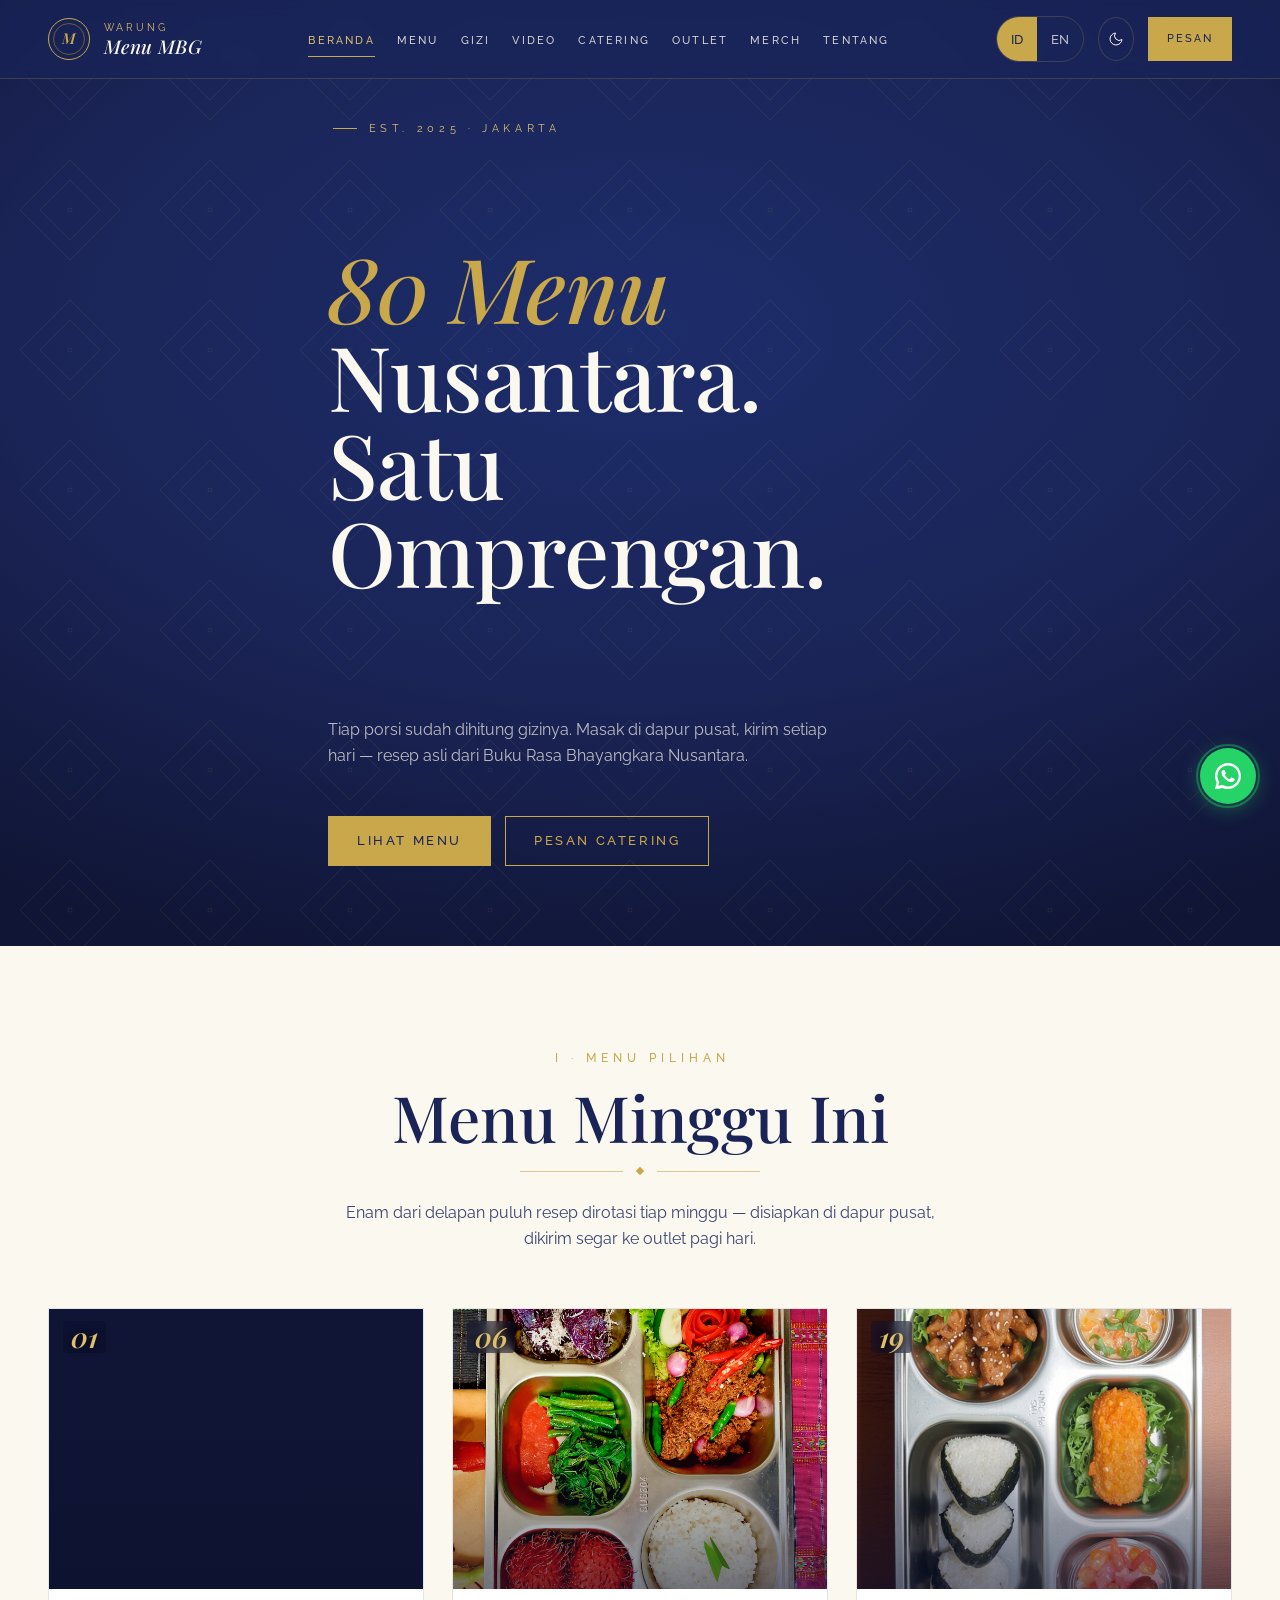
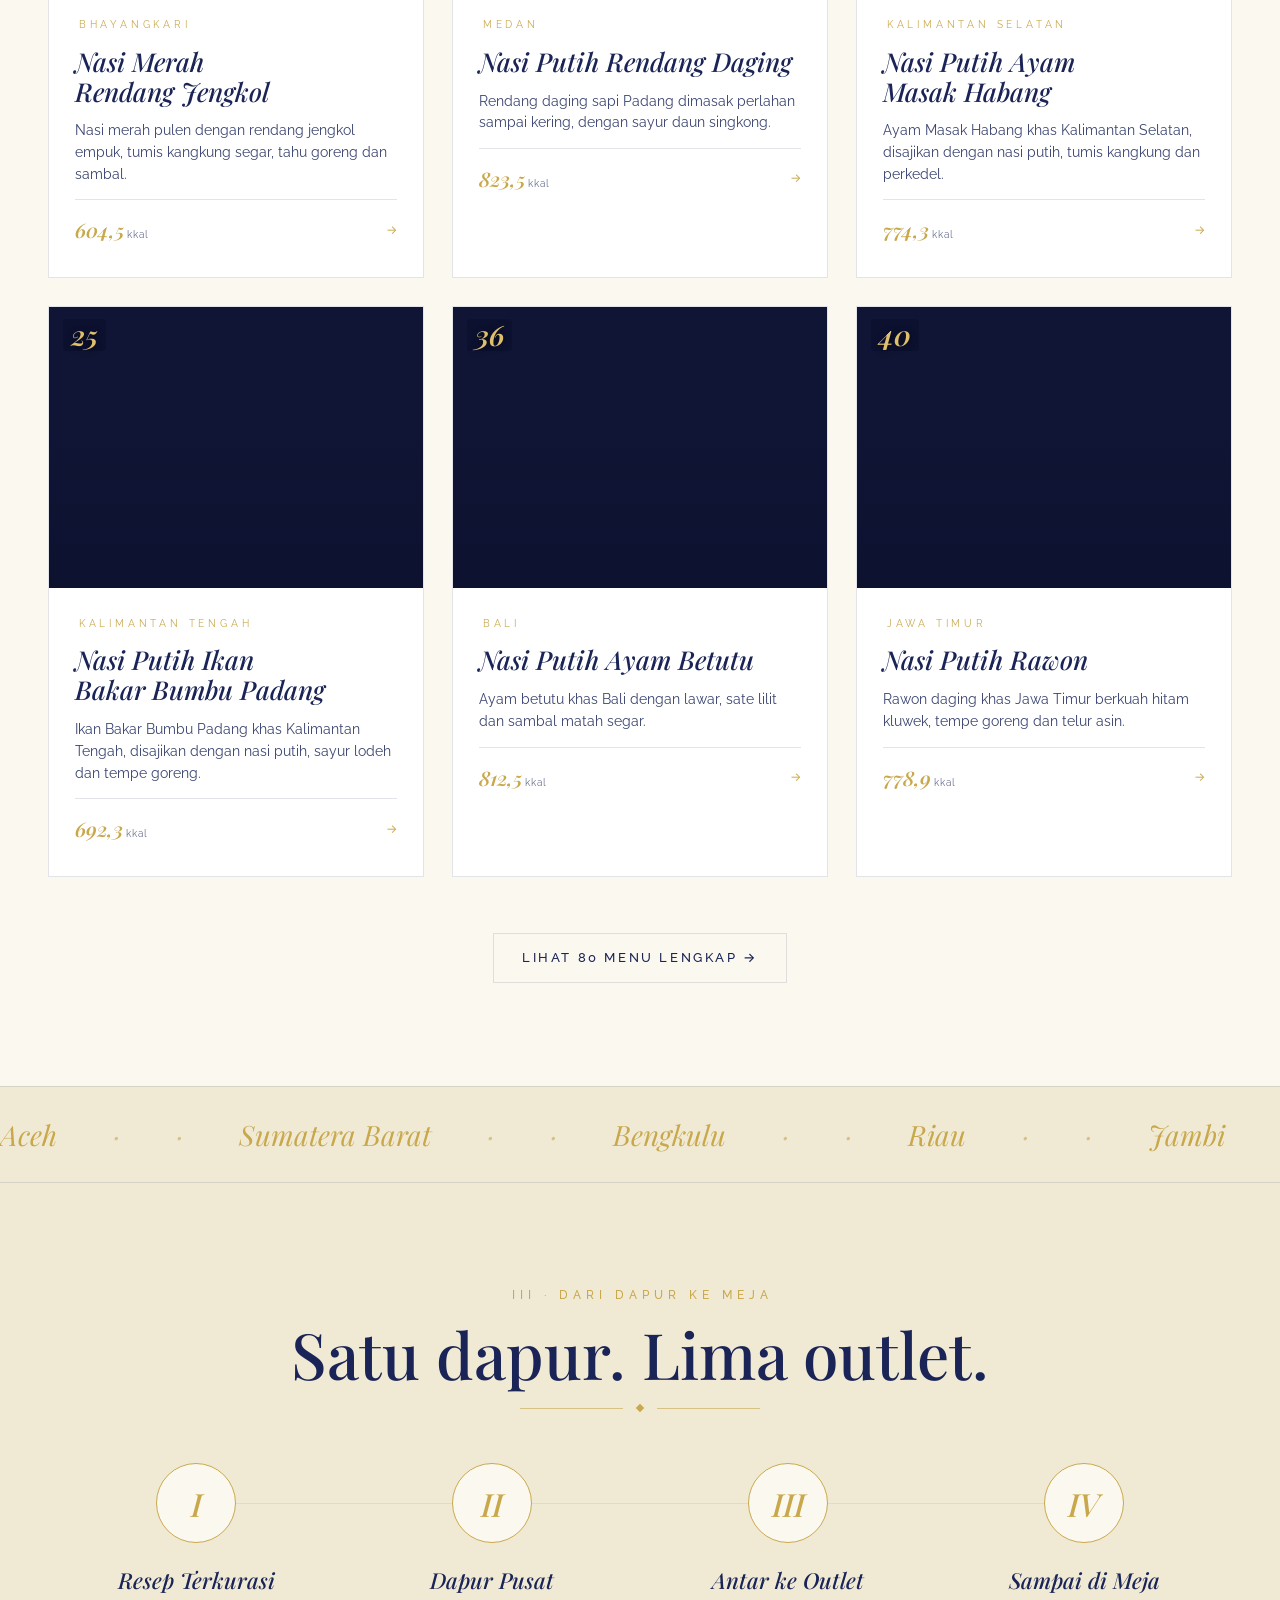
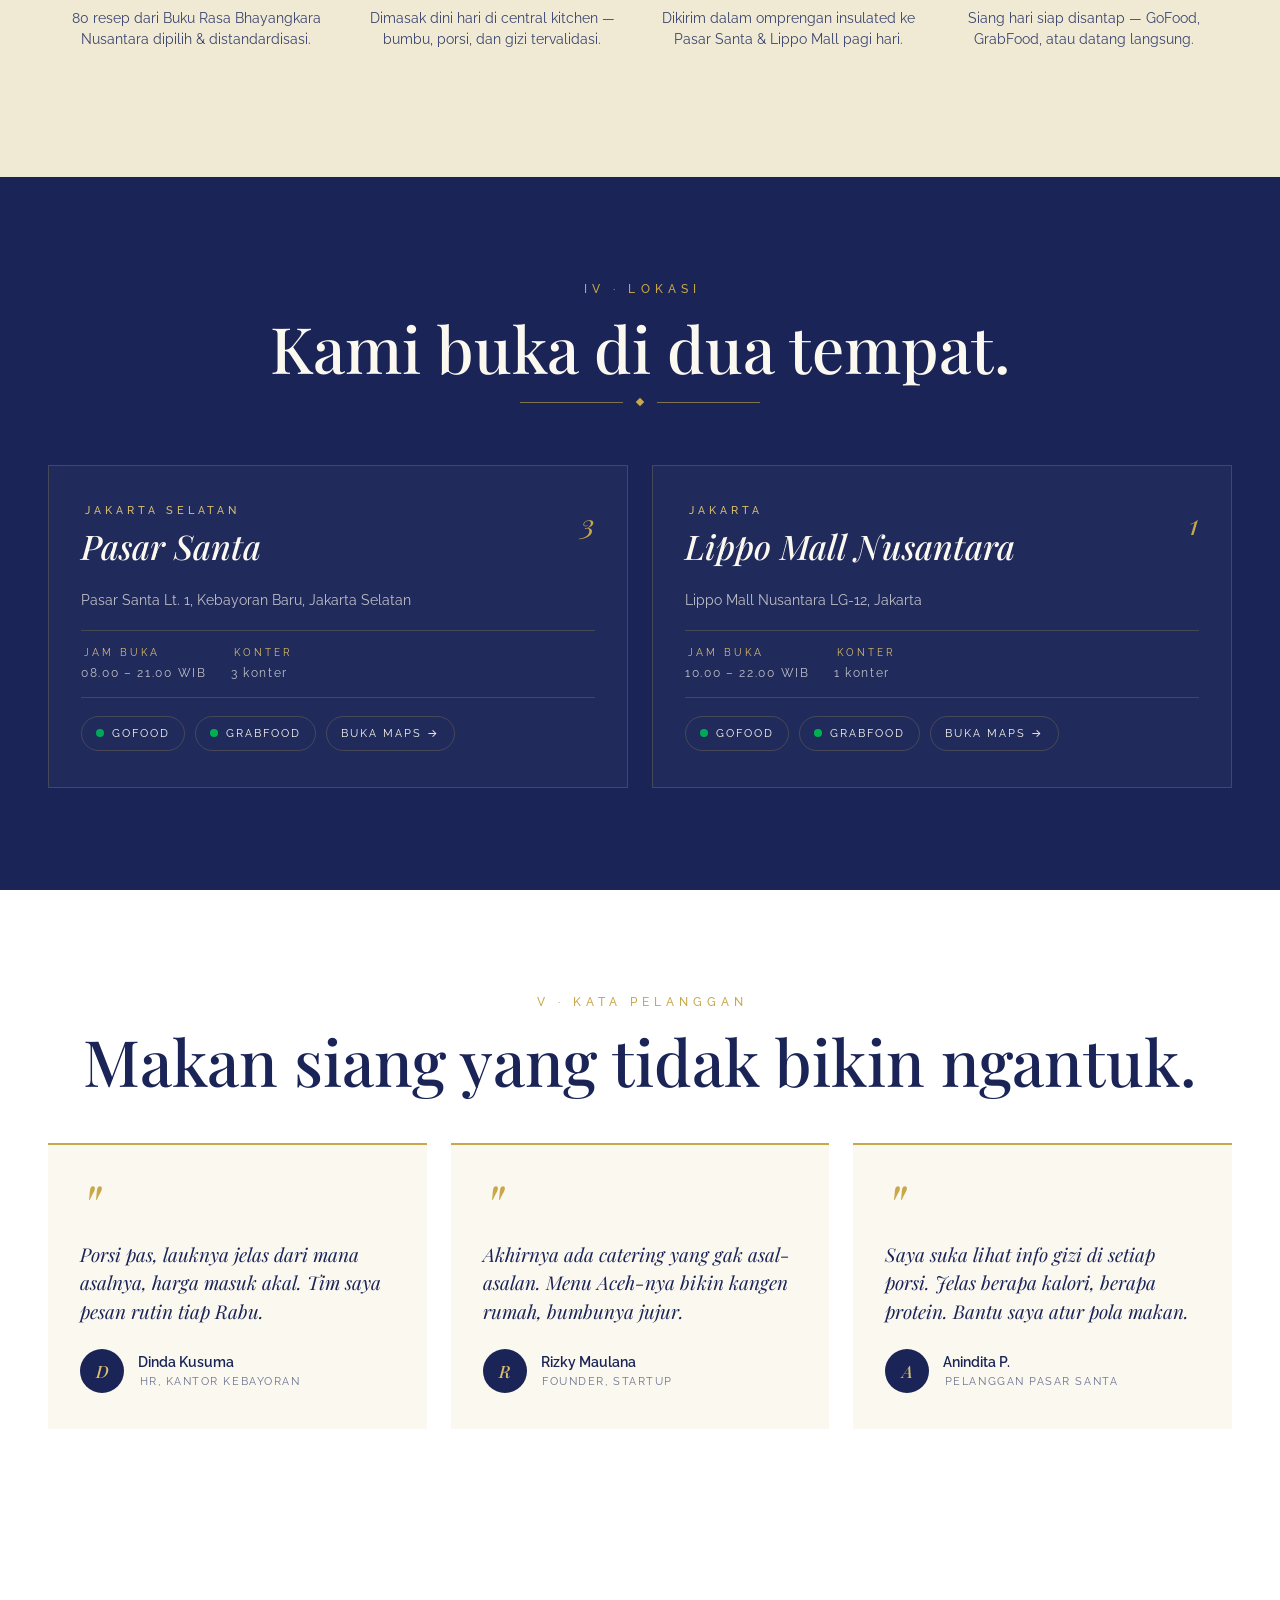
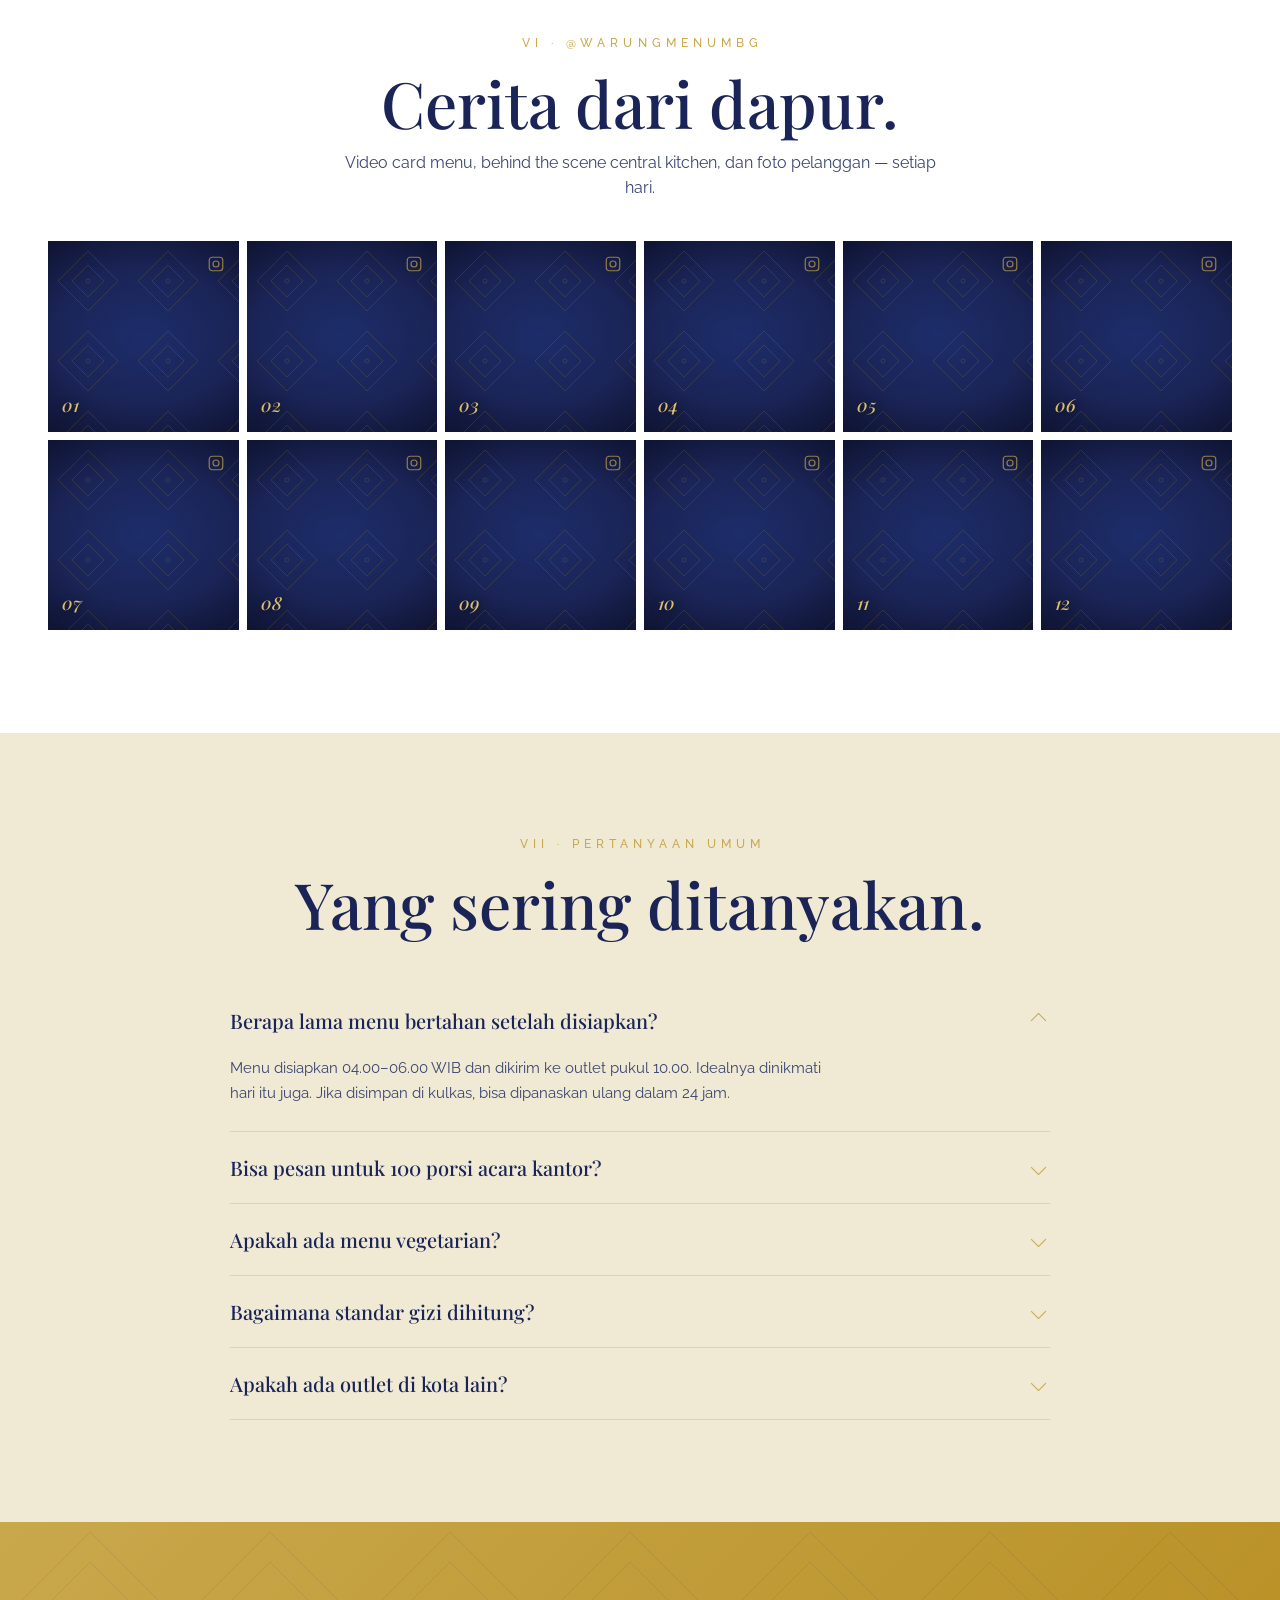
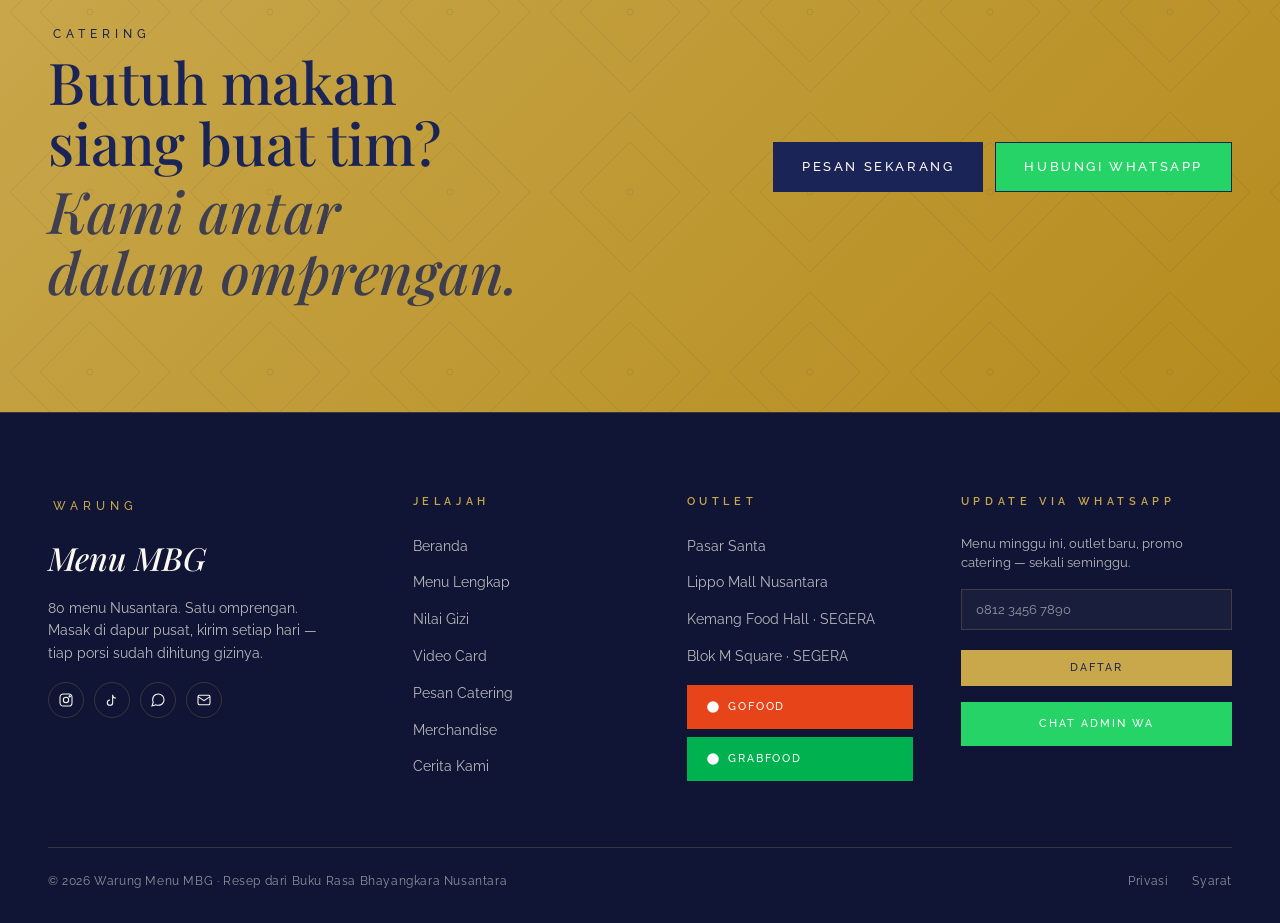
<file: index.html>
<!doctype html>
<html lang="id" data-theme="light">
<head>
<meta charset="utf-8" />
<meta name="viewport" content="width=device-width, initial-scale=1" />
<title>Warung Menu MBG · 80 Menu Nusantara. Satu Omprengan.</title>
<meta name="description" content="Warung Menu MBG — 80 menu Nusantara dari Buku Rasa Bhayangkara Nusantara. Dimasak di dapur pusat, kirim setiap hari dalam omprengan baja 5-sekat. Outlet di Pasar Santa & Lippo Mall Nusantara." />
<meta property="og:title" content="Warung Menu MBG · 80 Menu Nusantara. Satu Omprengan." />
<meta property="og:description" content="80 menu Nusantara dari Buku Rasa Bhayangkara Nusantara. Tiap porsi sudah dihitung gizinya — outlet di Pasar Santa & Lippo Mall Nusantara Jakarta." />
<meta property="og:url" content="https://warungmenumbg.id/" />
<meta property="og:type" content="website" />
<meta property="og:image" content="assets/og-image.jpg" />
<meta name="twitter:card" content="summary_large_image" />
<link rel="manifest" href="manifest.json" />
<link rel="preconnect" href="https://fonts.googleapis.com">
<link rel="preconnect" href="https://fonts.gstatic.com" crossorigin>
<link href="https://fonts.googleapis.com/css2?family=Playfair+Display:ital,wght@0,400;0,600;0,700;1,400&family=Cormorant+Garamond:ital,wght@0,400;0,500;0,600;1,400;1,500;1,600&family=Raleway:wght@300;400;500;600;700&family=Inter:wght@400;500;600&display=swap" rel="stylesheet">
<link rel="stylesheet" href="assets/shared.css" />
<style>
/* ── Hero ───────────────────────────────────────────────────────── */
.hero {
  position: relative;
  min-height: 100vh;
  background:
    radial-gradient(ellipse 90% 70% at 50% 35%, var(--navy-mid) 0%, var(--navy) 55%, var(--navy-deep) 100%);
  color: var(--cream);
  display: flex; align-items: center;
  overflow: hidden;
  padding: 120px 0 80px;
}
.hero__bg {
  position: absolute; inset: 0;
  opacity: 0.28;
  background-image: url("data:image/svg+xml;utf8,<svg xmlns='http://www.w3.org/2000/svg' width='140' height='140' viewBox='0 0 140 140'><g fill='none' stroke='%23C8A227' stroke-width='0.6' opacity='0.6'><path d='M70 20 L120 70 L70 120 L20 70 Z'/><path d='M70 40 L100 70 L70 100 L40 70 Z'/><circle cx='70' cy='70' r='2'/></g></svg>");
  background-size: 140px 140px;
  mix-blend-mode: screen;
}
.hero__inner {
  position: relative; z-index: 2;
  display: grid; gap: 32px;
  max-width: 720px;
}
.hero__num {
  display: inline-flex; align-items: center; gap: 12px;
  color: var(--gold-light);
  font-size: 11px; letter-spacing: 0.42em; text-transform: uppercase;
  padding-left: 0.42em;
}
.hero__num::before {
  content: ''; width: 24px; height: 1px; background: var(--gold);
}
.hero__h1 {
  font-family: var(--font-serif);
  font-weight: 500;
  font-size: clamp(48px, 7vw, 104px);
  line-height: 0.98;
  color: var(--cream);
  letter-spacing: -0.01em;
  text-wrap: balance;
}
.hero__h1 em { color: var(--gold); font-style: italic; font-weight: 500; }
.hero__lede {
  font-size: clamp(16px, 1.25vw, 19px);
  color: var(--cream-soft);
  max-width: 52ch;
  line-height: 1.6;
}
.hero__cta { display: flex; gap: 14px; flex-wrap: wrap; }
.hero__scroll {
  position: absolute;
  bottom: 34px; left: 50%; transform: translateX(-50%);
  color: var(--cream-soft);
  font-size: 10px; letter-spacing: 0.42em; text-transform: uppercase;
  display: flex; flex-direction: column; align-items: center; gap: 10px;
  padding-left: 0.42em;
}
.hero__scroll::after {
  content: ''; width: 1px; height: 32px;
  background: linear-gradient(to bottom, var(--gold), transparent);
  animation: scrollPulse 2.4s ease-in-out infinite;
}
@keyframes scrollPulse {
  0%, 100% { opacity: 0.4; transform: scaleY(0.6); }
  50% { opacity: 1; transform: scaleY(1); }
}

/* ── Strip numbers ───────────────────────────────────────────────── */
.numstrip {
  background: var(--navy-deep);
  color: var(--cream);
  padding: 56px 0;
  border-top: 1px solid var(--gold-hair);
  border-bottom: 1px solid var(--gold-hair);
}
.numstrip__grid {
  display: grid; grid-template-columns: repeat(3, 1fr);
  gap: 24px;
  align-items: center;
}
.numstrip__cell {
  text-align: center;
  padding: 20px 0;
  position: relative;
}
.numstrip__cell + .numstrip__cell::before {
  content: '';
  position: absolute;
  left: 0; top: 20%; bottom: 20%;
  width: 1px;
  background: var(--gold-hair);
}
.numstrip__n {
  font-family: var(--font-serif); font-style: italic;
  font-size: clamp(54px, 6vw, 88px); font-weight: 500;
  color: var(--gold-light); line-height: 1;
  font-variant-numeric: tabular-nums;
}
.numstrip__l {
  font-size: 11px; letter-spacing: 0.42em; text-transform: uppercase;
  color: var(--cream-soft); margin-top: 12px;
  padding-left: 0.42em;
}
@media (max-width: 640px) {
  .numstrip__grid { grid-template-columns: 1fr; }
  .numstrip__cell + .numstrip__cell::before { display: none; }
}

/* Shared section heading spacing */
.section-heading { margin: 16px 0 14px; }
.section-head--center { text-align: center; margin-bottom: 48px; }
.section-head--center .lede { margin: 22px auto 0; }
.section-center { text-align: center; }
.feat__intro { margin: 22px auto 0; }
.feat__cta-row { text-align: center; margin-top: 56px; }
.outlets__head { text-align: center; margin-bottom: 56px; }
.outlets__head h2 { color: var(--cream); margin: 16px 0 14px; }
.outlets__divider { color: var(--gold); }
.ig__lede { margin: 0 auto; }
.ctabig__eyebrow { color: var(--navy); }
.ctabig__sub { opacity: 0.78; }
.ctabig__wa { border: 1px solid var(--navy); }
.mcard__kcal-unit { color: var(--ink-mute); letter-spacing: 0.1em; }
.outletcard__eyebrow { color: var(--gold-light); }
.outletcard__units {
  font-family: var(--font-serif);
  font-style: italic;
  font-size: 28px;
  color: var(--gold);
}

/* ── Featured menu ───────────────────────────────────────────────── */
.feat__head { text-align: center; margin-bottom: 56px; }
.feat__grid {
  display: grid; grid-template-columns: repeat(3, 1fr); gap: 28px;
}
@media (max-width: 900px) { .feat__grid { grid-template-columns: 1fr 1fr; } }
@media (max-width: 540px) { .feat__grid { grid-template-columns: 1fr; } }

.mcard {
  background: var(--surface);
  border: 1px solid var(--rule);
  display: flex; flex-direction: column;
  cursor: pointer;
  transition: transform 0.35s ease, border-color 0.35s ease, box-shadow 0.35s ease;
  position: relative;
}
.mcard:hover {
  transform: translateY(-4px);
  border-color: var(--gold);
  box-shadow: 0 24px 48px -24px rgba(27, 39, 83, 0.35);
}
.mcard__body { padding: 28px 26px 32px; display: grid; gap: 14px; }
.mcard__origin {
  font-size: 10px; letter-spacing: 0.38em; text-transform: uppercase;
  color: var(--gold); padding-left: 0.38em;
}
.mcard__name {
  font-family: var(--font-serif); font-style: italic;
  font-size: 26px; font-weight: 500; line-height: 1.15;
  color: var(--ink); text-wrap: balance;
}
.mcard__desc { font-size: 14px; color: var(--ink-soft); line-height: 1.55; }
.mcard__foot {
  display: flex; align-items: center; justify-content: space-between;
  padding-top: 14px; border-top: 1px solid var(--rule);
  font-size: 12px;
}
.mcard__kcal { color: var(--gold); font-family: var(--font-serif); font-style: italic; font-size: 20px; font-weight: 600; }
.mcard__arrow {
  color: var(--gold);
  transition: transform 0.3s ease;
}
.mcard:hover .mcard__arrow { transform: translateX(4px); }

/* ── Marquee ─────────────────────────────────────────────────────── */
.marquee {
  background: var(--bg-alt);
  border-top: 1px solid var(--rule);
  border-bottom: 1px solid var(--rule);
  padding: 26px 0;
  overflow: hidden;
}
.marquee__track {
  display: flex; gap: 56px;
  animation: marqueeScroll 45s linear infinite;
  width: max-content;
  animation-play-state: running;
}
.marquee:hover .marquee__track,
.marquee:focus-within .marquee__track { animation-play-state: paused; }
@media (prefers-reduced-motion: reduce) { .marquee__track { animation: none; } }
.marquee__track span {
  font-family: var(--font-serif); font-style: italic;
  font-size: 28px;
  color: var(--gold);
  white-space: nowrap;
}
.marquee__track span::after {
  content: '·'; margin-left: 56px; color: var(--gold);
}
.marquee__item {
  font-family: var(--font-serif); font-style: italic;
  font-size: 28px; color: var(--gold);
  white-space: nowrap;
  transition: opacity 0.2s ease, color 0.2s ease;
}
.marquee__item:hover,
.marquee__item:focus-visible { opacity: 0.7; color: var(--gold-light); outline: none; }
.marquee__sep { color: var(--gold); font-size: 28px; font-family: var(--font-serif); opacity: 0.6; }
@keyframes marqueeScroll {
  from { transform: translateX(0); }
  to { transform: translateX(-50%); }
}

/* ── Map section ─────────────────────────────────────────────────── */
.mapsec { background: var(--surface); }
.mapsec__grid {
  display: grid; grid-template-columns: 1.1fr 1fr; gap: 64px;
  align-items: center;
}
@media (max-width: 900px) { .mapsec__grid { grid-template-columns: 1fr; } }
.mapsec__map {
  aspect-ratio: 1.3/1;
  background: radial-gradient(ellipse at 40% 50%, rgba(27, 39, 83, 0.08), transparent 60%);
  position: relative;
}
.mapsec__map svg { width: 100%; height: 100%; }
.mapsec__dots text {
  font-family: var(--font-serif); font-style: italic;
  font-size: 10px; fill: var(--navy);
}
.mapsec__pin { cursor: pointer; }
.mapsec__pin circle { transition: all 0.3s ease; }
.mapsec__pin:hover circle.outer { r: 16; opacity: 0.4; }

.mapsec__list { display: grid; gap: 10px; }
.mapsec__row {
  padding: 18px 22px;
  border-left: 2px solid var(--gold);
  background: var(--bg);
  display: grid; grid-template-columns: 1fr auto; gap: 12px 18px;
  align-items: center;
}
.mapsec__row strong {
  font-family: var(--font-serif); font-style: italic;
  font-size: 22px; font-weight: 500; color: var(--ink);
}
.mapsec__row small { color: var(--ink-mute); font-size: 12px; letter-spacing: 0.08em; }
.mapsec__row .count { color: var(--gold); font-family: var(--font-serif); font-style: italic; font-size: 28px; font-weight: 500; }

/* ── Outlets ─────────────────────────────────────────────────────── */
.outlets {
  background: var(--navy);
  color: var(--cream);
  position: relative;
}
.outlets__grid {
  display: grid; grid-template-columns: repeat(2, 1fr); gap: 24px;
}
@media (max-width: 700px) { .outlets__grid { grid-template-columns: 1fr; } }
.outletcard {
  background: rgba(255,255,255,0.03);
  border: 1px solid var(--gold-hair);
  padding: 36px 32px;
  display: grid; gap: 18px;
  transition: border-color 0.25s;
}
.outletcard:hover { border-color: var(--gold); }
.outletcard__hdr { display: flex; justify-content: space-between; align-items: start; }
.outletcard h3 {
  font-family: var(--font-serif); font-style: italic;
  font-size: 34px; font-weight: 500; margin: 0;
  color: var(--cream);
}
.outletcard__addr { color: var(--cream-soft); font-size: 14px; line-height: 1.55; }
.outletcard__meta {
  display: flex; gap: 24px; padding: 14px 0;
  border-top: 1px solid var(--gold-hair);
  border-bottom: 1px solid var(--gold-hair);
  font-size: 12px; letter-spacing: 0.14em;
  color: var(--cream-soft);
}
.outletcard__meta div span { display: block; color: var(--gold-light); margin-bottom: 4px; font-size: 10px; letter-spacing: 0.3em; text-transform: uppercase; padding-left: 0.3em; }
.outletcard__cta { display: flex; gap: 10px; flex-wrap: wrap; }
.delivery-chip {
  display: inline-flex; align-items: center; gap: 8px;
  padding: 8px 14px;
  border: 1px solid var(--gold-hair);
  border-radius: 999px;
  font-size: 11px; letter-spacing: 0.18em; text-transform: uppercase;
  color: var(--cream); transition: all 0.2s;
}
.delivery-chip:hover { border-color: var(--gold); color: var(--gold-light); }
.delivery-chip__dot { width: 8px; height: 8px; border-radius: 50%; background: #00A859; }
.delivery-chip--grab .delivery-chip__dot { background: #00B14F; }

/* ── Process timeline ────────────────────────────────────────────── */
.process { background: var(--bg-alt); }
.process__steps {
  display: grid; grid-template-columns: repeat(4, 1fr); gap: 0;
  position: relative;
  margin-top: 48px;
}
.process__steps::before {
  content: '';
  position: absolute;
  top: 40px;
  left: 12%; right: 12%; height: 1px;
  background: var(--gold-hair);
}
@media (max-width: 900px) { .process__steps { grid-template-columns: 1fr 1fr; }
  .process__steps::before { display: none; }
}
@media (max-width: 500px) { .process__steps { grid-template-columns: 1fr; } }
.pstep {
  text-align: center;
  padding: 0 16px 24px;
  position: relative;
}
.pstep__num {
  width: 80px; height: 80px;
  margin: 0 auto 20px;
  border: 1px solid var(--gold);
  background: var(--bg);
  border-radius: 50%;
  display: grid; place-items: center;
  font-family: var(--font-serif); font-style: italic;
  font-size: 32px; color: var(--gold); font-weight: 500;
  position: relative;
  z-index: 1;
}
.pstep h4 {
  font-family: var(--font-serif); font-size: 22px; font-style: italic;
  font-weight: 500; margin: 0 0 10px; color: var(--ink);
}
.pstep p { color: var(--ink-soft); font-size: 14px; line-height: 1.55; margin: 0; }

/* ── Testimony ───────────────────────────────────────────────────── */
.testi { background: var(--surface); }
.testi__grid {
  display: grid; grid-template-columns: repeat(3, 1fr); gap: 24px;
  margin-top: 48px;
}
@media (max-width: 900px) { .testi__grid { grid-template-columns: 1fr; } }
.tcard {
  padding: 36px 32px;
  background: var(--bg);
  border-top: 2px solid var(--gold);
  position: relative;
}
.tcard__mark {
  font-family: var(--font-serif); font-style: italic;
  font-size: 64px; color: var(--gold); line-height: 0.8;
  margin-bottom: 8px;
}
.tcard__text {
  font-family: var(--font-serif); font-style: italic;
  font-size: 19px; line-height: 1.5; color: var(--ink);
  margin: 0 0 24px;
}
.tcard__who { display: flex; align-items: center; gap: 14px; }
.tcard__avatar {
  width: 44px; height: 44px; border-radius: 50%;
  background: var(--navy); color: var(--gold-light);
  display: grid; place-items: center;
  font-family: var(--font-serif); font-style: italic; font-weight: 500;
  font-size: 17px;
}
.tcard__name { display: flex; flex-direction: column; line-height: 1.2; }
.tcard__name strong { font-weight: 600; color: var(--ink); font-size: 14px; }
.tcard__name small { color: var(--ink-mute); font-size: 11px; letter-spacing: 0.14em; text-transform: uppercase; padding-left: 0.14em; margin-top: 4px; }

/* ── FAQ ─────────────────────────────────────────────────────────── */
.faq { background: var(--bg-alt); }
.faq__wrap { max-width: 820px; margin: 48px auto 0; }
.faq__item {
  border-bottom: 1px solid var(--rule);
  padding: 22px 0;
}
.faq__q {
  display: flex; justify-content: space-between; align-items: center;
  width: 100%;
  font-family: var(--font-serif); font-style: italic; font-size: 22px;
  color: var(--ink); font-weight: 500;
  padding: 0; text-align: left;
  transition: color 0.2s;
}
.faq__q:hover { color: var(--gold); }
.faq__q svg { transition: transform 0.3s; flex-shrink: 0; color: var(--gold); }
.faq__item.is-open .faq__q svg { transform: rotate(45deg); }
.faq__a {
  max-height: 0;
  overflow: hidden;
  transition: max-height 0.45s ease, padding 0.3s ease;
  color: var(--ink-soft);
  line-height: 1.6;
  font-size: 15px;
}
.faq__item.is-open .faq__a { max-height: 300px; padding-top: 16px; }

/* ── Instagram gallery ───────────────────────────────────────────── */
.ig { background: var(--surface); }
.ig__grid {
  display: grid; grid-template-columns: repeat(6, 1fr); gap: 8px;
  margin-top: 40px;
}
@media (max-width: 900px) { .ig__grid { grid-template-columns: repeat(3, 1fr); } }
.ig__cell {
  aspect-ratio: 1/1;
  background:
    radial-gradient(ellipse 80% 60% at 50% 50%, var(--navy-mid) 0%, var(--navy) 60%, var(--navy-deep) 100%);
  position: relative;
  overflow: hidden;
  cursor: pointer;
  transition: transform 0.3s;
}
.ig__cell:hover { transform: scale(1.03); }
.ig__cell::after {
  content: '';
  position: absolute; inset: 0;
  background-image: url("data:image/svg+xml;utf8,<svg xmlns='http://www.w3.org/2000/svg' width='80' height='80' viewBox='0 0 80 80'><g fill='none' stroke='%23C8A227' stroke-width='0.5' opacity='0.45'><path d='M40 10 L70 40 L40 70 L10 40 Z'/><path d='M40 24 L56 40 L40 56 L24 40 Z'/><circle cx='40' cy='40' r='2'/></g></svg>");
  background-size: 80px 80px;
  opacity: 0.7;
}
.ig__cell span {
  position: absolute; bottom: 12px; left: 14px;
  font-family: var(--font-serif); font-style: italic;
  color: var(--gold-light); font-size: 18px; font-weight: 500;
  z-index: 1;
  text-shadow: 0 2px 8px rgba(0,0,0,0.5);
}
.ig__cell svg.ig-icon { position: absolute; top: 14px; right: 14px; color: var(--gold); opacity: 0.7; z-index: 1; }

/* ── CTA catering ────────────────────────────────────────────────── */
.ctabig {
  padding: var(--section-py) 0;
  background:
    linear-gradient(135deg, var(--gold) 0%, #b58b1d 100%);
  color: var(--navy);
  position: relative;
  overflow: hidden;
}
.ctabig::before {
  content: '';
  position: absolute; inset: 0;
  background-image: url("data:image/svg+xml;utf8,<svg xmlns='http://www.w3.org/2000/svg' width='180' height='180' viewBox='0 0 180 180'><g fill='none' stroke='%231B2753' stroke-width='0.5' opacity='0.3'><path d='M90 10 L170 90 L90 170 L10 90 Z'/><path d='M90 40 L140 90 L90 140 L40 90 Z'/><circle cx='90' cy='90' r='3'/></g></svg>");
  background-size: 180px 180px;
  opacity: 0.6;
}
.ctabig__inner {
  display: grid; grid-template-columns: 1.6fr auto; gap: 40px;
  align-items: center;
  position: relative; z-index: 1;
}
@media (max-width: 800px) { .ctabig__inner { grid-template-columns: 1fr; text-align: center; } }
.ctabig h2 {
  font-family: var(--font-serif); font-weight: 500;
  font-size: clamp(34px, 4.5vw, 64px); line-height: 1.05;
  margin: 8px 0; color: var(--navy);
  text-wrap: balance;
}
.ctabig h2 em { font-style: italic; }
.ctabig__cta { display: flex; gap: 12px; flex-wrap: wrap; }

</style>
</head>
<body data-screen-label="Home">

<a href="#main" class="skip-link" data-id="Lompat ke konten utama" data-en="Skip to main content">Lompat ke konten utama</a>

<div id="nav-slot"></div>

<main id="main" tabindex="-1">
<!-- ══════════════ HERO ══════════════ -->
<section class="hero" data-screen-label="Hero">
  <div class="hero__bg"></div>
  <div class="container hero__inner">
    <div class="hero__num reveal">Est. 2025 · Jakarta</div>
    <h1 class="hero__h1 reveal" data-id-h1="true">
      <em>80 Menu</em> Nusantara.<br/>Satu Omprengan.
    </h1>
    <p class="hero__lede reveal" data-id="Tiap porsi sudah dihitung gizinya. Masak di dapur pusat, kirim setiap hari — resep asli dari Buku Rasa Bhayangkara Nusantara." data-en="Every portion nutritionally balanced. Cooked in our central kitchen, delivered daily — authentic recipes from Buku Rasa Bhayangkara Nusantara.">
      Tiap porsi sudah dihitung gizinya. Masak di dapur pusat, kirim setiap hari — resep asli dari Buku Rasa Bhayangkara Nusantara.
    </p>
    <div class="hero__cta reveal">
      <a href="menu.html" class="btn btn--gold" data-id="Lihat Menu" data-en="Browse Menu">Lihat Menu</a>
      <a href="catering.html" class="btn btn--outline" data-id="Pesan Catering" data-en="Order Catering">Pesan Catering</a>
    </div>
  </div>

</section>

<!-- ══════════════ FEATURED MENU ══════════════ -->
<section class="section" data-screen-label="Featured">
  <div class="container">
    <div class="feat__head reveal">
      <div class="eyebrow" data-id="I · Menu Pilihan" data-en="I · Featured Menu">I · Menu Pilihan</div>
      <h2 class="h-xl section-heading" data-id="Menu Minggu Ini" data-en="This Week's Menu">Menu Minggu Ini</h2>
      <div class="gold-divider gold-divider--center"><span class="dot"></span></div>
      <p class="lede feat__intro" data-id="Enam dari delapan puluh resep dirotasi tiap minggu — disiapkan di dapur pusat, dikirim segar ke outlet pagi hari." data-en="Six of eighty recipes rotate weekly — prepared in our central kitchen, delivered fresh to outlets each morning.">
        Enam dari delapan puluh resep dirotasi tiap minggu — disiapkan di dapur pusat, dikirim segar ke outlet pagi hari.
      </p>
    </div>

    <div class="feat__grid" id="featGrid"></div>

    <div class="feat__cta-row reveal">
      <a href="menu.html" class="btn btn--ghost" data-id="Lihat 80 Menu Lengkap →" data-en="Browse All 80 Menus →">Lihat 80 Menu Lengkap →</a>
    </div>
  </div>
</section>

<!-- ══════════════ MARQUEE REGIONS ══════════════ -->
<section class="marquee" aria-label="Daftar provinsi Nusantara" data-id-label="Daftar provinsi Nusantara" data-en-label="Nusantara provinces list">
  <div class="marquee__track" id="marqueeTrack"></div>
</section>

<!-- ══════════════ PROCESS ══════════════ -->
<section class="section process" data-screen-label="Process">
  <div class="container">
    <div class="section-center reveal">
      <div class="eyebrow" data-id="III · Dari Dapur ke Meja" data-en="III · From Kitchen to Table">III · Dari Dapur ke Meja</div>
      <h2 class="h-xl section-heading" data-id="Satu dapur. Lima outlet." data-en="One kitchen. Five outlets.">Satu dapur. Lima outlet.</h2>
      <div class="gold-divider gold-divider--center"><span class="dot"></span></div>
    </div>

    <div class="process__steps">
      <div class="pstep reveal">
        <div class="pstep__num">I</div>
        <h4 data-id="Resep Terkurasi" data-en="Curated Recipes">Resep Terkurasi</h4>
        <p data-id="80 resep dari Buku Rasa Bhayangkara Nusantara dipilih & distandardisasi." data-en="80 recipes from Buku Rasa Bhayangkara Nusantara selected and standardized.">80 resep dari Buku Rasa Bhayangkara Nusantara dipilih & distandardisasi.</p>
      </div>
      <div class="pstep reveal">
        <div class="pstep__num">II</div>
        <h4 data-id="Dapur Pusat" data-en="Central Kitchen">Dapur Pusat</h4>
        <p data-id="Dimasak dini hari di central kitchen — bumbu, porsi, dan gizi tervalidasi." data-en="Cooked at dawn in our central kitchen — spice, portion, and nutrition validated.">Dimasak dini hari di central kitchen — bumbu, porsi, dan gizi tervalidasi.</p>
      </div>
      <div class="pstep reveal">
        <div class="pstep__num">III</div>
        <h4 data-id="Antar ke Outlet" data-en="Dispatch to Outlets">Antar ke Outlet</h4>
        <p data-id="Dikirim dalam omprengan insulated ke Pasar Santa & Lippo Mall pagi hari." data-en="Dispatched in insulated steel trays to Pasar Santa & Lippo Mall each morning.">Dikirim dalam omprengan insulated ke Pasar Santa & Lippo Mall pagi hari.</p>
      </div>
      <div class="pstep reveal">
        <div class="pstep__num">IV</div>
        <h4 data-id="Sampai di Meja" data-en="On The Table">Sampai di Meja</h4>
        <p data-id="Siang hari siap disantap — GoFood, GrabFood, atau datang langsung." data-en="Ready by noon — via GoFood, GrabFood, or dine in.">Siang hari siap disantap — GoFood, GrabFood, atau datang langsung.</p>
      </div>
    </div>
  </div>
</section>

<!-- ══════════════ OUTLETS ══════════════ -->
<section class="section outlets" data-screen-label="Outlets">
  <div class="container">
    <div class="outlets__head reveal">
      <div class="eyebrow" data-id="IV · Lokasi" data-en="IV · Locations">IV · Lokasi</div>
      <h2 class="h-xl" data-id="Kami buka di dua tempat." data-en="Two places to find us.">Kami buka di dua tempat.</h2>
      <div class="gold-divider gold-divider--center outlets__divider"><span class="dot"></span></div>
    </div>
    <div class="outlets__grid" id="outletsGrid"></div>
  </div>
</section>

<!-- ══════════════ TESTIMONY ══════════════ -->
<section class="section testi" data-screen-label="Testimony">
  <div class="container">
    <div class="section-center reveal">
      <div class="eyebrow" data-id="V · Kata Pelanggan" data-en="V · Customer Words">V · Kata Pelanggan</div>
      <h2 class="h-xl section-heading" data-id="Makan siang yang tidak bikin ngantuk." data-en="Lunch that won't make you sleepy.">Makan siang yang tidak bikin ngantuk.</h2>
    </div>
    <div class="testi__grid">
      <div class="tcard reveal">
        <div class="tcard__mark">"</div>
        <p class="tcard__text" data-id="Porsi pas, lauknya jelas dari mana asalnya, harga masuk akal. Tim saya pesan rutin tiap Rabu." data-en="Right-sized portions, clear regional labels, sensible prices. My team orders every Wednesday.">Porsi pas, lauknya jelas dari mana asalnya, harga masuk akal. Tim saya pesan rutin tiap Rabu.</p>
        <div class="tcard__who">
          <div class="tcard__avatar">D</div>
          <div class="tcard__name"><strong>Dinda Kusuma</strong><small data-id="HR, Kantor Kebayoran" data-en="HR, Kebayoran Office">HR, Kantor Kebayoran</small></div>
        </div>
      </div>
      <div class="tcard reveal">
        <div class="tcard__mark">"</div>
        <p class="tcard__text" data-id="Akhirnya ada catering yang gak asal-asalan. Menu Aceh-nya bikin kangen rumah, bumbunya jujur." data-en="Finally, catering that's not cutting corners. The Acehnese menu tastes like home — honest spices.">Akhirnya ada catering yang gak asal-asalan. Menu Aceh-nya bikin kangen rumah, bumbunya jujur.</p>
        <div class="tcard__who">
          <div class="tcard__avatar">R</div>
          <div class="tcard__name"><strong>Rizky Maulana</strong><small data-id="Founder, Startup" data-en="Founder, Startup">Founder, Startup</small></div>
        </div>
      </div>
      <div class="tcard reveal">
        <div class="tcard__mark">"</div>
        <p class="tcard__text" data-id="Saya suka lihat info gizi di setiap porsi. Jelas berapa kalori, berapa protein. Bantu saya atur pola makan." data-en="Love seeing nutrition info on every portion. Calories and protein spelled out. Helps me plan meals.">Saya suka lihat info gizi di setiap porsi. Jelas berapa kalori, berapa protein. Bantu saya atur pola makan.</p>
        <div class="tcard__who">
          <div class="tcard__avatar">A</div>
          <div class="tcard__name"><strong>Anindita P.</strong><small data-id="Pelanggan Pasar Santa" data-en="Pasar Santa regular">Pelanggan Pasar Santa</small></div>
        </div>
      </div>
    </div>
  </div>
</section>

<!-- ══════════════ INSTAGRAM ══════════════ -->
<section class="section ig" data-screen-label="Instagram">
  <div class="container">
    <div class="section-center reveal">
      <div class="eyebrow">VI · @warungmenumbg</div>
      <h2 class="h-xl section-heading" data-id="Cerita dari dapur." data-en="Stories from the kitchen.">Cerita dari dapur.</h2>
      <p class="lede ig__lede" data-id="Video card menu, behind the scene central kitchen, dan foto pelanggan — setiap hari." data-en="Menu video cards, central-kitchen behind-the-scenes, customer shots — daily.">Video card menu, behind the scene central kitchen, dan foto pelanggan — setiap hari.</p>
    </div>
    <div class="ig__grid" id="igGrid"></div>
  </div>
</section>

<!-- ══════════════ FAQ ══════════════ -->
<section class="section faq" data-screen-label="FAQ">
  <div class="container">
    <div class="section-center reveal">
      <div class="eyebrow" data-id="VII · Pertanyaan Umum" data-en="VII · FAQ">VII · Pertanyaan Umum</div>
      <h2 class="h-xl section-heading" data-id="Yang sering ditanyakan." data-en="Frequently Asked.">Yang sering ditanyakan.</h2>
    </div>
    <div class="faq__wrap" id="faqWrap"></div>
  </div>
</section>

<!-- ══════════════ CTA CATERING ══════════════ -->
<section class="ctabig" data-screen-label="CTA">
  <div class="container ctabig__inner">
    <div>
      <div class="eyebrow ctabig__eyebrow" data-id="Catering" data-en="Catering">Catering</div>
      <h2 data-id="Butuh makan siang buat tim?" data-en="Team lunch incoming?">Butuh makan siang buat tim?</h2>
      <h2 class="ctabig__sub"><em data-id="Kami antar dalam omprengan." data-en="We deliver in steel trays.">Kami antar dalam omprengan.</em></h2>
    </div>
    <div class="ctabig__cta">
      <a href="catering.html" class="btn btn--navy" data-id="Pesan Sekarang" data-en="Order Now">Pesan Sekarang</a>
      <a id="cta-wa-btn" href="https://wa.me/6281234567890?text=Halo%20Warung%20Menu%20MBG!%20Saya%20ingin%20tanya%20tentang%20layanan%20catering%20harian." class="btn btn--wa ctabig__wa" target="_blank" rel="noopener noreferrer" data-id="Hubungi WhatsApp" data-en="Chat on WhatsApp">Hubungi WhatsApp</a>
    </div>
  </div>
</section>

</main>

<div id="footer-slot"></div>

<script src="assets/shared.js"></script>
<script src="assets/data.js"></script>
<script>
  window.mountLayout();

  // ── Featured / weekly menu cards (up to 6) ──
  const featGrid = document.getElementById('featGrid');
  const weekly = window.MBG_MENUS.filter(m => m.weekly || m.featured).slice(0, 6);
  const lang = window.getLang ? window.getLang() : 'id';
  weekly.forEach(m => {
    const el = document.createElement('a');
    el.href = 'menu.html#menu-' + m.no;
    el.className = 'mcard reveal';
    el.innerHTML = `
      <div class="menu-photo">
        <img class="menu-photo__img"
             src="${m.image_file || 'assets/images/menu-' + m.no.padStart(2,'0') + '.jpg'}"
             alt="${m.name_id}"
             loading="lazy" decoding="async"
             width="400" height="300">
        <div class="menu-photo__overlay"></div>
        <div class="menu-photo__num">${m.no}</div>
      </div>
      <div class="mcard__body">
        <div class="mcard__origin">${(m.province||'').toUpperCase()}</div>
        <div class="mcard__name" data-id="${m.name_id}" data-en="${m.name_en}">${m.name_id}</div>
        <div class="mcard__desc" data-id="${m.desc_id}" data-en="${m.desc_en}">${m.desc_id}</div>
        <div class="mcard__foot">
          <div><span class="mcard__kcal">${m.energi}</span> <small class="mcard__kcal-unit">kkal</small></div>
          <div class="mcard__arrow">→</div>
        </div>
      </div>`;
    featGrid.appendChild(el);
  });

  // Observer for reveals after dynamic mount
  const io = new IntersectionObserver(es => es.forEach(e => e.isIntersecting && (e.target.classList.add('is-visible'), io.unobserve(e.target))), { threshold: 0.12 });
  document.querySelectorAll('.reveal:not(.is-visible)').forEach(el => io.observe(el));

  // ── Marquee regions — linked to menu.html with province filter ──
  const regions = ['Aceh','Sumatera Barat','Bengkulu','Riau','Jambi','Lampung','DKI Jakarta','Jawa Barat','Yogyakarta','Jawa Tengah','Jawa Timur','Bali','Nusa Tenggara','Kalimantan','Sulawesi Selatan','Sulawesi Utara','Gorontalo','Maluku','Papua','Banten'];
  const mt = document.getElementById('marqueeTrack');
  const seq = [...regions, ...regions];
  seq.forEach(r => {
    const a = document.createElement('a');
    a.href = 'menu.html?region=' + encodeURIComponent(r);
    a.className = 'marquee__item';
    a.textContent = r;
    mt.appendChild(a);
    const sep = document.createElement('span');
    sep.className = 'marquee__sep';
    sep.textContent = '·';
    sep.setAttribute('aria-hidden', 'true');
    mt.appendChild(sep);
  });

// ── Outlets ──
  const og = document.getElementById('outletsGrid');
  window.MBG_OUTLETS.filter(o => o.status === 'active').forEach(o => {
    const c = document.createElement('div');
    c.className = 'outletcard reveal';
    c.innerHTML = `
      <div class="outletcard__hdr">
        <div>
          <div class="eyebrow eyebrow--small outletcard__eyebrow">${o.area}</div>
          <h3>${o.name}</h3>
        </div>
        <div class="outletcard__units">${o.units.split(' ')[0]}</div>
      </div>
      <div class="outletcard__addr">${o.address}</div>
      <div class="outletcard__meta">
        <div><span data-id="Jam Buka" data-en="Open Hours">Jam Buka</span>${o.hours}</div>
        <div><span data-id="Konter" data-en="Counter">Konter</span>${o.units}</div>
      </div>
      <div class="outletcard__cta">
        <a href="#" class="delivery-chip"><span class="delivery-chip__dot"></span>GoFood</a>
        <a href="#" class="delivery-chip delivery-chip--grab"><span class="delivery-chip__dot"></span>GrabFood</a>
        <a href="#" class="delivery-chip" data-id="Buka Maps →" data-en="Open Maps →">Buka Maps →</a>
      </div>`;
    og.appendChild(c);
  });

  // ── IG gallery (placeholders) ──
  const igGrid = document.getElementById('igGrid');
  const igItems = window.MBG_MENUS.slice(0, 12);
  igItems.forEach(m => {
    const cell = document.createElement('div');
    cell.className = 'ig__cell';
    cell.innerHTML = `
      <svg class="ig-icon" width="18" height="18" viewBox="0 0 24 24" fill="none" stroke="currentColor" stroke-width="1.6">
        <rect x="3" y="3" width="18" height="18" rx="4"/><circle cx="12" cy="12" r="4"/>
      </svg>
      <span>${m.no}</span>`;
    igGrid.appendChild(cell);
  });

  // ── FAQ ──
  const faqs = [
    { q_id: "Berapa lama menu bertahan setelah disiapkan?", q_en: "How long does the menu stay fresh after prep?",
      a_id: "Menu disiapkan 04.00–06.00 WIB dan dikirim ke outlet pukul 10.00. Idealnya dinikmati hari itu juga. Jika disimpan di kulkas, bisa dipanaskan ulang dalam 24 jam.",
      a_en: "Prepared 4–6am and dispatched at 10am. Best eaten same day. Fridge-safe up to 24 hours when reheated." },
    { q_id: "Bisa pesan untuk 100 porsi acara kantor?", q_en: "Can I order 100 portions for a corporate event?",
      a_id: "Bisa, minimal pesan 1x24 jam sebelumnya. Harga mulai Rp 29.000 / porsi untuk pesanan di atas 200. Cek halaman Catering.",
      a_en: "Yes, minimum 24h notice. From IDR 29,000 per portion above 200 portions. See Catering page." },
    { q_id: "Apakah ada menu vegetarian?", q_en: "Are there vegetarian options?",
      a_id: "Ada — Gado-gado, Karedok Sunda, Plecing Kangkung, Tinutuan Manado, dan beberapa lainnya. Filter 'vegetarian' di halaman menu.",
      a_en: "Yes — gado-gado, karedok, plecing, tinutuan and more. Use the 'vegetarian' filter on the menu page." },
    { q_id: "Bagaimana standar gizi dihitung?", q_en: "How is nutrition calculated?",
      a_id: "Data gizi berasal dari Buku Rasa Bhayangkara Nusantara dan divalidasi ulang oleh ahli gizi internal. Setiap porsi 600–800 kkal.",
      a_en: "Sourced from Buku Rasa Bhayangkara Nusantara and cross-checked by our in-house nutritionist. 600–800 kcal per portion." },
    { q_id: "Apakah ada outlet di kota lain?", q_en: "Outlets outside Jakarta?",
      a_id: "Saat ini Jakarta (Pasar Santa & Lippo Mall Nusantara). Kemang dan Blok M menyusul di 2026.",
      a_en: "Jakarta only for now (Pasar Santa & Lippo Mall Nusantara). Kemang and Blok M coming 2026." }
  ];
  const faqWrap = document.getElementById('faqWrap');
  faqs.forEach((f, i) => {
    const item = document.createElement('details');
    item.className = 'faq-item';
    if (i === 0) item.open = true;
    item.innerHTML = `
      <summary>
        <span data-id="${f.q_id}" data-en="${f.q_en}">${f.q_id}</span>
      </summary>
      <div class="faq-body"><span data-id="${f.a_id}" data-en="${f.a_en}">${f.a_id}</span></div>`;
    faqWrap.appendChild(item);
  });
  if (window.MBG && window.MBG.enhanceDetails) window.MBG.enhanceDetails(faqWrap);


  // Dynamic WA link
  if (window.MBG_WA) {
    const btn = document.getElementById('cta-wa-btn');
    if (btn) btn.href = window.waLink(window.MBG_WA.cateringMsg);
  }

  // Re-apply language after all dynamic content is added
  window.setLang(localStorage.getItem('mbg-lang') || 'id');

// Count-up animation for hero stats
window.MBG.initCountUp();

// Mega-menu enhancement
if (window.renderNavMega) window.renderNavMega();
</script>
<script>
  if ("serviceWorker" in navigator) {
    window.addEventListener("load", () => {
      navigator.serviceWorker.register("/sw.js")
        .then(reg => console.log("[MBG] SW registered:", reg.scope))
        .catch(err => console.warn("[MBG] SW registration failed:", err));
    });
  }
</script>
</body>
</html>
</file>
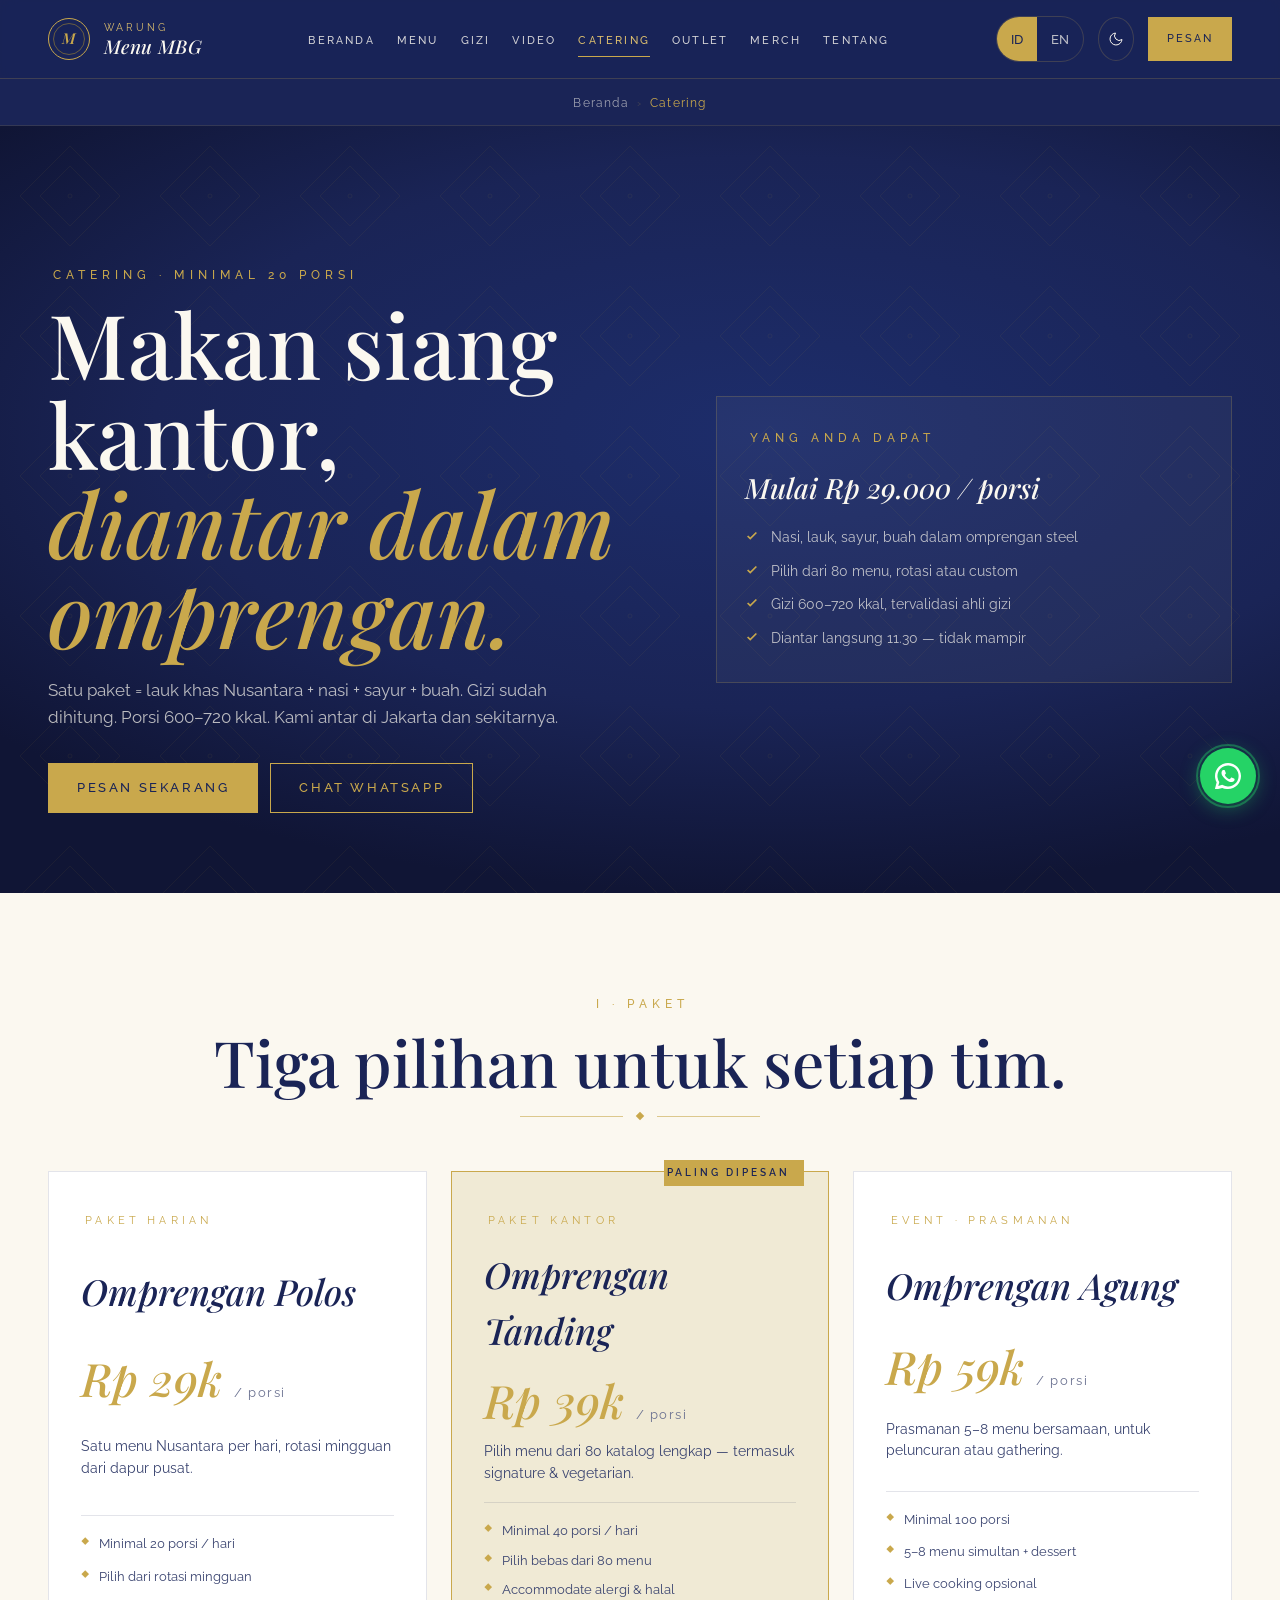
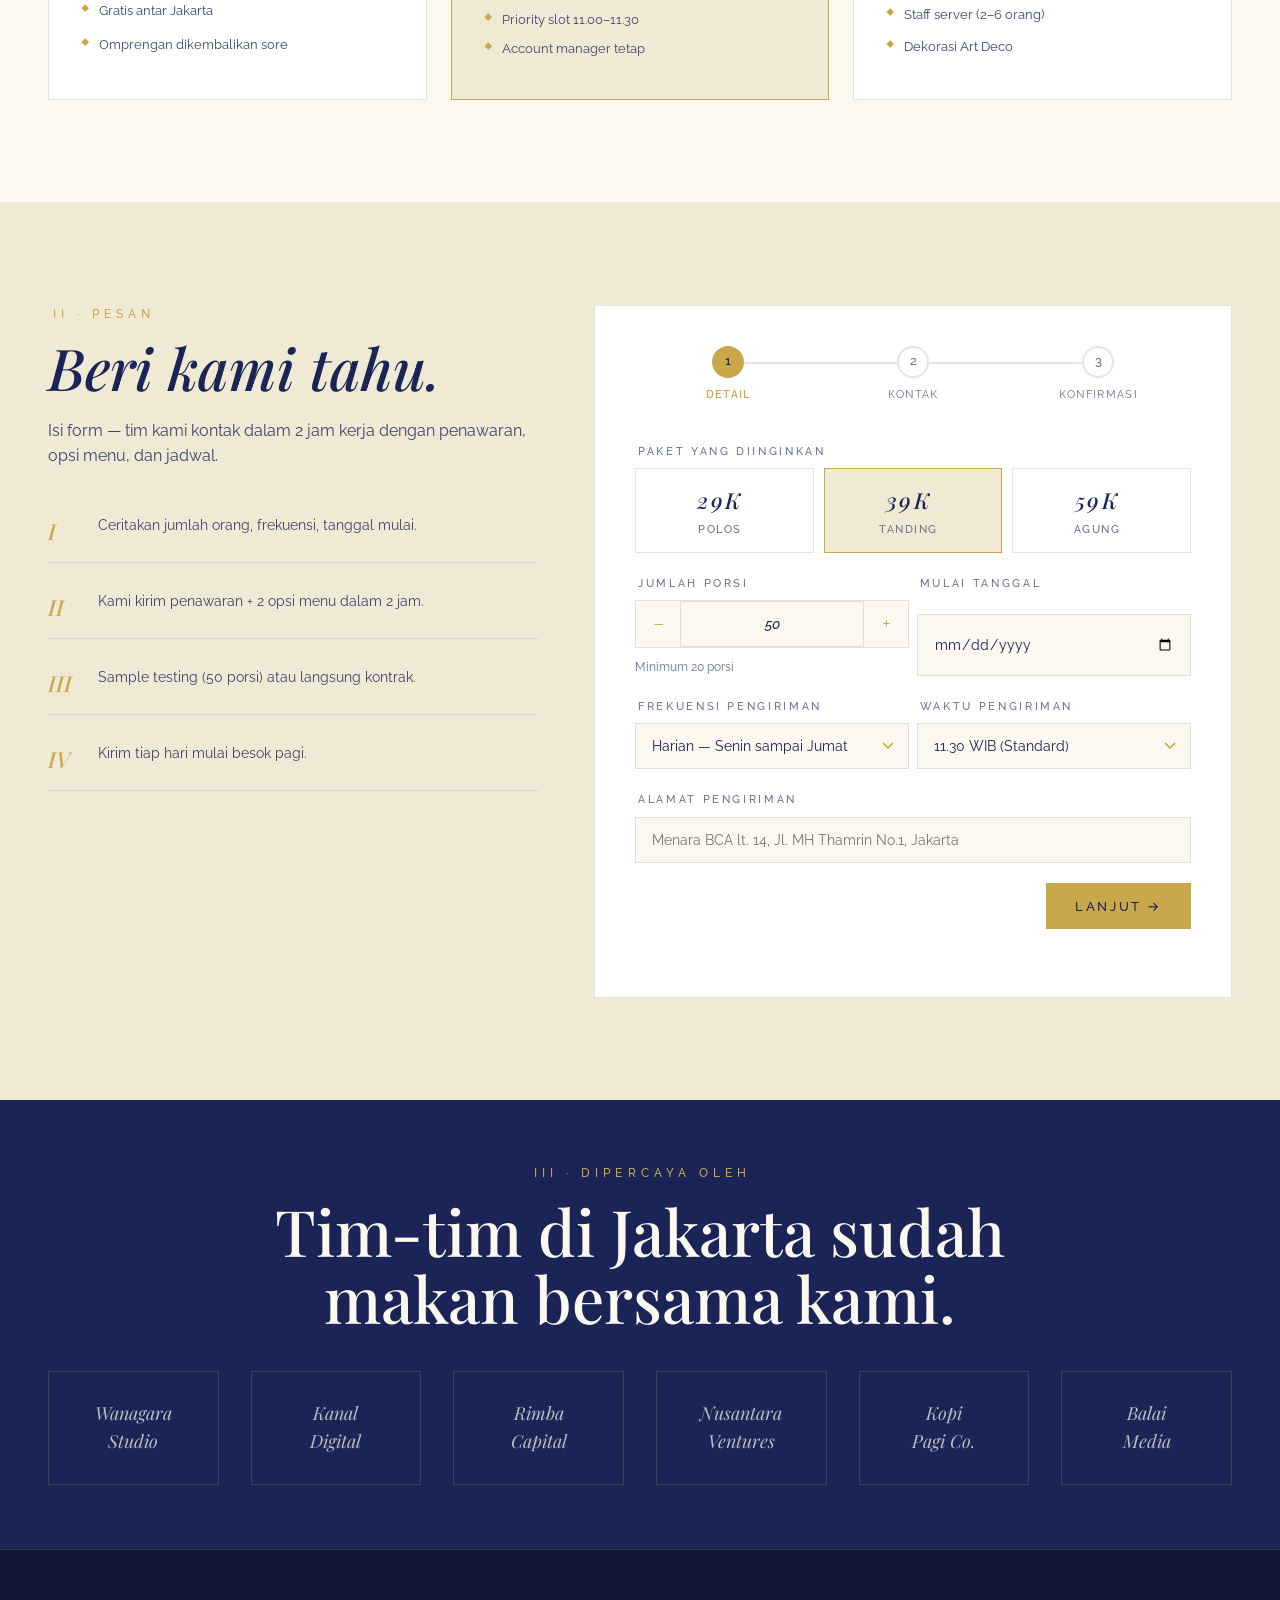
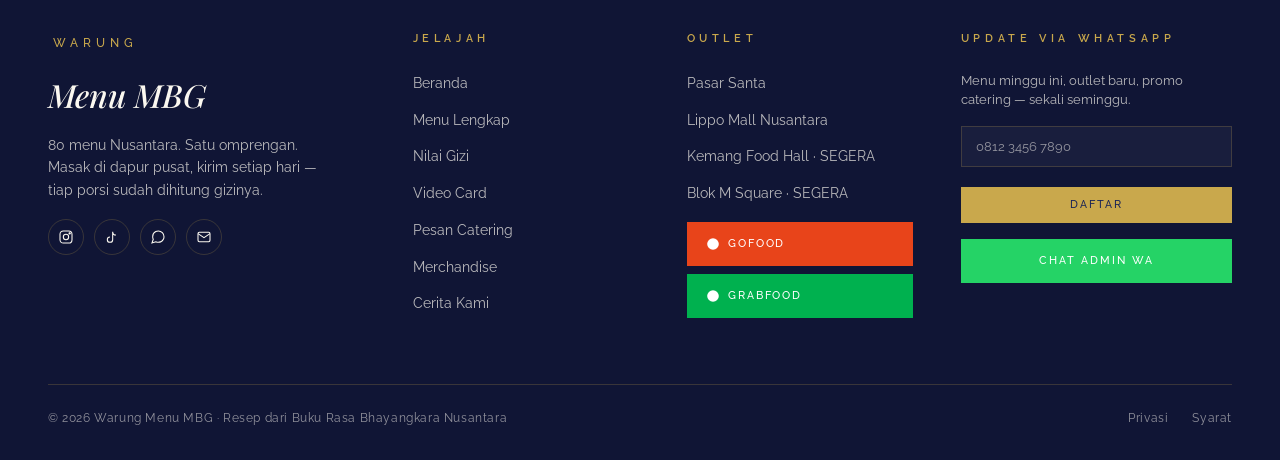
<file: catering.html>
<!doctype html>
<html lang="id" data-theme="light">
<head>
<meta charset="utf-8" />
<meta name="viewport" content="width=device-width, initial-scale=1" />
<title>Catering · Warung Menu MBG</title>
<meta name="description" content="Catering harian & event dari Warung Menu MBG — 80 menu Nusantara dalam omprengan baja 5-sekat. Mulai 20 porsi, gratis antar Jakarta, gizi sudah dihitung." />
<meta property="og:title" content="Catering · Warung Menu MBG" />
<meta property="og:description" content="Makan siang kantor dari Rp 29.000/porsi. Diantar setiap hari dalam omprengan baja ikonik — dari dapur pusat ke meja tim Anda." />
<meta property="og:url" content="https://warungmenumbg.id/catering.html" />
<meta property="og:type" content="website" />
<meta property="og:image" content="assets/og-image.jpg" />
<link rel="manifest" href="manifest.json" />
<link rel="preconnect" href="https://fonts.googleapis.com">
<link rel="preconnect" href="https://fonts.gstatic.com" crossorigin>
<link href="https://fonts.googleapis.com/css2?family=Playfair+Display:ital,wght@0,400;0,600;0,700;1,400&family=Cormorant+Garamond:ital,wght@0,400;0,500;0,600;1,400;1,500;1,600&family=Raleway:wght@300;400;500;600;700&family=Inter:wght@400;500;600&display=swap" rel="stylesheet">
<link rel="stylesheet" href="assets/shared.css" />
<style>
.c-hero { padding: 140px 0 80px; background: radial-gradient(ellipse 80% 60% at 60% 40%, var(--navy-mid) 0%, var(--navy) 60%, var(--navy-deep) 100%); color: var(--cream); position: relative; overflow: hidden; }
.c-hero::before { content:''; position:absolute; inset:0; opacity:0.22; background-image: url("data:image/svg+xml;utf8,<svg xmlns='http://www.w3.org/2000/svg' width='140' height='140' viewBox='0 0 140 140'><g fill='none' stroke='%23C8A227' stroke-width='0.5' opacity='0.6'><path d='M70 20 L120 70 L70 120 L20 70 Z'/><path d='M70 40 L100 70 L70 100 L40 70 Z'/><circle cx='70' cy='70' r='2'/></g></svg>"); background-size: 140px; }
.c-hero__inner { position: relative; z-index: 1; display: grid; grid-template-columns: 1.2fr 1fr; gap: 48px; align-items: center; }
@media (max-width: 900px) { .c-hero__inner { grid-template-columns: 1fr; } }
.c-hero h1 { font-family: var(--font-serif); font-weight: 500; font-size: clamp(48px, 7vw, 96px); line-height: 1; margin: 14px 0 20px; color: var(--cream); }
.c-hero h1 em { font-style: italic; color: var(--gold); }
.c-hero__side { background: rgba(248, 244, 232, 0.04); border: 1px solid var(--gold-hair); padding: 32px 28px; display: grid; gap: 18px; }
.c-hero__side h3 { font-family: var(--font-serif); font-style: italic; font-size: 28px; color: var(--cream); margin:0; font-weight: 500; }
.c-hero__side ul { list-style:none; padding: 0; margin: 0; display: grid; gap: 12px; }
.c-hero__side li { display: flex; gap: 12px; align-items: start; color: var(--cream-soft); font-size: 14px; line-height: 1.55; }
.c-hero__side li svg { color: var(--gold); flex-shrink: 0; margin-top: 2px; }
.tiers { background: var(--bg); padding: var(--section-py) 0; }
.tiers__grid { display: grid; grid-template-columns: repeat(3, 1fr); gap: 24px; margin-top: 48px; }
@media (max-width: 900px) { .tiers__grid { grid-template-columns: 1fr; } }
.tier { background: var(--surface); border: 1px solid var(--rule); padding: 40px 32px; display: grid; gap: 18px; position: relative; transition: transform 0.3s, border-color 0.3s; }
.tier--pop { border-color: var(--gold); background: var(--bg-alt); }
.tier--pop::before { content: 'Paling Dipesan'; position: absolute; top: -12px; right: 24px; padding: 5px 14px; background: var(--gold); color: var(--navy); font-size: 10px; letter-spacing: 0.3em; text-transform: uppercase; font-weight: 600; padding-left: 0.3em; }
.tier:hover { transform: translateY(-6px); border-color: var(--gold); }
.tier__label { font-size: 11px; letter-spacing: 0.38em; text-transform: uppercase; color: var(--gold); padding-left: 0.38em; }
.tier h3 { font-family: var(--font-serif); font-style: italic; font-size: 36px; margin: 0; color: var(--ink); font-weight: 500; }
.tier__price { font-family: var(--font-serif); font-style: italic; font-weight: 500; color: var(--gold); font-size: 46px; line-height: 1; }
.tier__price small { font-family: var(--font-sans); font-style: normal; font-size: 13px; color: var(--ink-mute); letter-spacing: 0.12em; font-weight: 400; }
.tier p { color: var(--ink-soft); font-size: 14px; line-height: 1.55; margin: 0; }
.tier ul { list-style: none; padding: 0; margin: 0; display: grid; gap: 10px; border-top: 1px solid var(--rule); padding-top: 18px; }
.tier li { display: flex; gap: 10px; font-size: 13px; color: var(--ink-soft); line-height: 1.5; }
.tier li::before { content: '◆'; color: var(--gold); font-size: 8px; line-height: 1.8; flex-shrink: 0; }
.form-sec { background: var(--bg-alt); padding: var(--section-py) 0; }
/* Step nav for multi-step */
.step-nav { display: flex; gap: 12px; margin-bottom: 28px; }
.step-nav__btn { display: none; }
@media (max-width: 600px) { .cform { padding: 24px 20px; } }
.form-sec__grid { display: grid; grid-template-columns: 1fr 1.3fr; gap: 56px; }
@media (max-width: 900px) { .form-sec__grid { grid-template-columns: 1fr; } }
.form-sec__intro h2 { font-family: var(--font-serif); font-style: italic; font-size: clamp(36px, 4.5vw, 60px); font-weight: 500; line-height: 1.05; margin: 14px 0 20px; color: var(--ink); }
.form-sec__list { display: grid; gap: 14px; margin-top: 32px; }
.form-sec__row { display: grid; grid-template-columns: 36px 1fr; gap: 14px; padding: 14px 0; border-bottom: 1px solid var(--rule); font-size: 14px; color: var(--ink-soft); line-height: 1.5; }
.form-sec__row strong { color: var(--gold); font-family: var(--font-serif); font-style: italic; font-size: 22px; font-weight: 500; }
.cform { background: var(--surface); border: 1px solid var(--rule); padding: 40px; }
.cform__grid { display: grid; gap: 22px; }
.field { display: grid; gap: 8px; }
.field--row { grid-template-columns: 1fr 1fr; }
@media (max-width: 560px) { .field--row { grid-template-columns: 1fr; } }
.field label { font-size: 11px; letter-spacing: 0.24em; text-transform: uppercase; color: var(--ink-mute); font-weight: 500; padding-left: 0.24em; }
.field input, .field select, .field textarea { padding: 14px 16px; border: 1px solid var(--rule); background: var(--bg); color: var(--ink); font-size: 14px; transition: border-color 0.2s; width: 100%; font-family: inherit; }
.field input:focus, .field select:focus, .field textarea:focus { outline: none; border-color: var(--gold); }
.field textarea { min-height: 110px; resize: vertical; }
.field select { appearance: none; background: var(--bg) url("data:image/svg+xml;utf8,<svg xmlns='http://www.w3.org/2000/svg' width='12' height='8' viewBox='0 0 12 8'><path d='M1 1l5 5 5-5' fill='none' stroke='%23C8A227' stroke-width='1.5'/></svg>") no-repeat right 14px center; padding-right: 40px; }
.field__hint { font-size: 12px; color: var(--ink-mute); margin-top: 2px; }
.cform__radios { display: grid; grid-template-columns: repeat(3, 1fr); gap: 10px; }
.cform__radio { padding: 14px 12px; border: 1px solid var(--rule); text-align: center; cursor: pointer; transition: all 0.2s; }
.cform__radio input { display: none; }
.cform__radio.is-sel { border-color: var(--gold); background: var(--bg-alt); }
.cform__radio .r-lbl { font-family: var(--font-serif); font-style: italic; font-size: 22px; color: var(--ink); font-weight: 500; }
.cform__radio .r-sub { font-size: 11px; color: var(--ink-mute); letter-spacing: 0.14em; text-transform: uppercase; margin-top: 4px; }
.cform__summary { margin-top: 8px; padding: 22px 24px; background: var(--bg-alt); border-left: 2px solid var(--gold); display: grid; gap: 10px; }
.cform__summary div { display: flex; justify-content: space-between; font-size: 13px; color: var(--ink-soft); }
.cform__summary div span:last-child { color: var(--ink); font-weight: 500; }
.cform__summary .total { border-top: 1px solid var(--rule); padding-top: 12px; margin-top: 6px; }
.cform__summary .total span:last-child { font-family: var(--font-serif); font-style: italic; font-size: 28px; color: var(--gold); font-weight: 600; }
.csuccess { text-align: center; padding: 64px 40px; background: var(--surface); border: 1px solid var(--gold); display: none; }
.csuccess.is-on { display: grid; place-items: center; gap: 16px; }
.csuccess__icon { width: 96px; height: 96px; border-radius: 50%; border: 2px solid var(--gold); display: grid; place-items: center; margin: 0 auto; color: var(--gold); }
.csuccess h3 { font-family: var(--font-serif); font-style: italic; font-size: 42px; font-weight: 500; margin: 0; color: var(--ink); }
.csuccess p { color: var(--ink-soft); max-width: 44ch; margin: 0 auto; line-height: 1.6; }
.csuccess__ref { font-family: var(--font-serif); font-style: italic; color: var(--gold); font-size: 22px; padding: 10px 24px; background: var(--bg-alt); border: 1px solid var(--gold-hair); letter-spacing: 0.1em; }
.partners { background: var(--navy); color: var(--cream); padding: 64px 0; }
.partners__grid { display: grid; grid-template-columns: repeat(6, 1fr); gap: 32px; align-items: center; margin-top: 40px; }
@media (max-width: 900px) { .partners__grid { grid-template-columns: repeat(3, 1fr); } }
@media (max-width: 500px) { .partners__grid { grid-template-columns: repeat(2, 1fr); } }
.partner { aspect-ratio: 3/2; border: 1px solid var(--gold-hair); display: grid; place-items: center; color: var(--cream-soft); transition: border-color 0.2s; font-family: var(--font-serif); font-style: italic; font-size: 18px; text-align: center; padding: 10px; }
.partner:hover { border-color: var(--gold); color: var(--gold-light); }

/* ── Stepper ─────────────────────────────────────── */
.stepper { display: flex; align-items: center; border: 1px solid var(--rule); background: var(--bg); }
.stepper__btn { width: 44px; height: 44px; display: flex; align-items: center; justify-content: center; color: var(--gold); font-size: 1.3rem; font-weight: 300; flex-shrink: 0; transition: background .15s; }
.stepper__btn:hover { background: var(--bg-alt); }
.stepper__input { flex: 1; border: none; background: transparent; color: var(--ink); text-align: center; font-size: 1rem; font-family: var(--font-serif); font-style: italic; font-size: 1.1rem; padding: 0; min-width: 0; -moz-appearance: textfield; }
.stepper__input::-webkit-outer-spin-button, .stepper__input::-webkit-inner-spin-button { appearance: none; }
.stepper__input:focus { outline: none; }

/* ── Field error ─────────────────────────────────── */
.field__err { font-size: 11px; color: #E8441A; margin-top: 4px; display: none; }
.field.has-err input, .field.has-err select, .field.has-err textarea { border-color: #E8441A; box-shadow: 0 0 0 3px rgba(232,68,26,0.14); }
.field.has-err .field__err { display: block; }

/* Step nav buttons */
.step-nav { display: flex; margin-top: 20px; gap: 12px; }
.step-nav--end { justify-content: flex-end; }
.step-nav--between { justify-content: space-between; }
.step-nav--tight { margin-top: 8px; }
.btn--submit { padding: 16px 32px !important; }
.field__hint--center { text-align: center; margin-top: 12px; }

/* Hero CTA row */
.c-hero__cta { display: flex; gap: 12px; margin-top: 32px; flex-wrap: wrap; }

/* Success CTA row */
.csuccess__cta { display: flex; gap: 10px; flex-wrap: wrap; justify-content: center; margin-top: 16px; }

/* Section center + partner heads */
.section-center { text-align: center; }
.partners__head .eyebrow { color: var(--gold); }
.partners__head .h-xl { color: var(--cream); }
.partners__h2 { margin: 14px 0; }

/* Breadcrumb dark */
.breadcrumb--dark { background: var(--navy); border-bottom: 1px solid rgba(201,168,76,0.15); padding-top: 94px; padding-bottom: 12px; }
.breadcrumb--dark .breadcrumb__row { display: flex; align-items: center; gap: 8px; font-size: 12px; letter-spacing: 0.1em; }
.breadcrumb--dark a { color: rgba(251,248,240,0.58); transition: color 0.15s; }
.breadcrumb--dark a:hover { color: var(--gold-light); }
.breadcrumb--dark .breadcrumb__sep { color: rgba(201,168,76,0.5); }
.breadcrumb--dark .breadcrumb__current { color: var(--gold); }
.c-hero__eyebrow { color: var(--gold); }
.c-hero__lede { color: var(--cream-soft); max-width: 52ch; font-size: 17px; line-height: 1.6; }
</style>
</head>
<body data-screen-label="Catering">
<a href="#main" class="skip-link" data-id="Lompat ke konten utama" data-en="Skip to main content">Lompat ke konten utama</a>
<div id="nav-slot"></div>

<!-- Breadcrumb -->
<nav class="breadcrumb breadcrumb--dark" aria-label="Breadcrumb">
  <div class="container breadcrumb__row">
    <a href="index.html" data-id="Beranda" data-en="Home">Beranda</a>
    <span class="breadcrumb__sep" aria-hidden="true">›</span>
    <span class="breadcrumb__current" aria-current="page" data-id="Catering" data-en="Catering">Catering</span>
  </div>
</nav>

<main id="main" tabindex="-1">

<header class="c-hero" data-screen-label="CateringHeader">
  <div class="container c-hero__inner">
    <div>
      <div class="eyebrow c-hero__eyebrow" data-id="Catering · Minimal 20 porsi" data-en="Catering · From 20 portions">Catering · Minimal 20 porsi</div>
      <h1><span data-id="Makan siang kantor," data-en="Office lunches,">Makan siang kantor,</span><br/><em data-id="diantar dalam omprengan." data-en="delivered in steel trays.">diantar dalam omprengan.</em></h1>
      <p class="c-hero__lede" data-id="Satu paket = lauk khas Nusantara + nasi + sayur + buah. Gizi sudah dihitung. Porsi 600–720 kkal. Kami antar di Jakarta dan sekitarnya." data-en="One package = Nusantara main + rice + vegetable + fruit. 600–720 kcal per portion. We deliver across Jakarta.">Satu paket = lauk khas Nusantara + nasi + sayur + buah. Gizi sudah dihitung. Porsi 600–720 kkal. Kami antar di Jakarta dan sekitarnya.</p>
      <div class="c-hero__cta">
        <a href="#order" class="btn btn--gold" data-id="Pesan Sekarang" data-en="Order Now">Pesan Sekarang</a>
        <a href="#" id="cHeroWa" class="btn btn--outline" data-id="Chat WhatsApp" data-en="Chat on WhatsApp">Chat WhatsApp</a>
      </div>
    </div>
    <div class="c-hero__side">
      <div class="eyebrow c-hero__eyebrow" data-id="Yang Anda dapat" data-en="What you get">Yang Anda dapat</div>
      <h3 data-id="Mulai Rp 29.000 / porsi" data-en="From IDR 29K per portion">Mulai Rp 29.000 / porsi</h3>
      <ul>
        <li><svg width="14" height="14" viewBox="0 0 16 16" fill="none" stroke="currentColor" stroke-width="2"><path d="M3 8l3 3 7-7"/></svg><span data-id="Nasi, lauk, sayur, buah dalam omprengan steel" data-en="Rice, main, veg, fruit in steel tray">Nasi, lauk, sayur, buah dalam omprengan steel</span></li>
        <li><svg width="14" height="14" viewBox="0 0 16 16" fill="none" stroke="currentColor" stroke-width="2"><path d="M3 8l3 3 7-7"/></svg><span data-id="Pilih dari 80 menu, rotasi atau custom" data-en="Pick from 80 menus, rotation or custom">Pilih dari 80 menu, rotasi atau custom</span></li>
        <li><svg width="14" height="14" viewBox="0 0 16 16" fill="none" stroke="currentColor" stroke-width="2"><path d="M3 8l3 3 7-7"/></svg><span data-id="Gizi 600–720 kkal, tervalidasi ahli gizi" data-en="600–720 kcal, nutritionist-verified">Gizi 600–720 kkal, tervalidasi ahli gizi</span></li>
        <li><svg width="14" height="14" viewBox="0 0 16 16" fill="none" stroke="currentColor" stroke-width="2"><path d="M3 8l3 3 7-7"/></svg><span data-id="Diantar langsung 11.30 — tidak mampir" data-en="Direct delivery by 11:30">Diantar langsung 11.30 — tidak mampir</span></li>
      </ul>
    </div>
  </div>
</header>

<section class="tiers">
  <div class="container">
    <div class="section-center reveal">
      <div class="eyebrow" data-id="I · Paket" data-en="I · Packages">I · Paket</div>
      <h2 class="h-xl partners__h2" data-id="Tiga pilihan untuk setiap tim." data-en="Three tiers for every team.">Tiga pilihan untuk setiap tim.</h2>
      <div class="gold-divider gold-divider--center"><span class="dot"></span></div>
    </div>
    <div class="tiers__grid">
      <div class="tier reveal">
        <div class="tier__label">Paket Harian</div>
        <h3 data-id="Omprengan Polos" data-en="Classic Tray">Omprengan Polos</h3>
        <div class="tier__price">Rp 29k <small>/ porsi</small></div>
        <p data-id="Satu menu Nusantara per hari, rotasi mingguan dari dapur pusat." data-en="One Nusantara menu per day, weekly rotation.">Satu menu Nusantara per hari, rotasi mingguan dari dapur pusat.</p>
        <ul>
          <li data-id="Minimal 20 porsi / hari" data-en="Min 20 portions / day">Minimal 20 porsi / hari</li>
          <li data-id="Pilih dari rotasi mingguan" data-en="Weekly rotation menu">Pilih dari rotasi mingguan</li>
          <li data-id="Gratis antar Jakarta" data-en="Free delivery Jakarta">Gratis antar Jakarta</li>
          <li data-id="Omprengan dikembalikan sore" data-en="Trays picked up in evening">Omprengan dikembalikan sore</li>
        </ul>
      </div>
      <div class="tier tier--pop reveal">
        <div class="tier__label">Paket Kantor</div>
        <h3 data-id="Omprengan Tanding" data-en="Signature Tray">Omprengan Tanding</h3>
        <div class="tier__price">Rp 39k <small>/ porsi</small></div>
        <p data-id="Pilih menu dari 80 katalog lengkap — termasuk signature & vegetarian." data-en="Full 80-menu catalog — signatures & vegetarian.">Pilih menu dari 80 katalog lengkap — termasuk signature & vegetarian.</p>
        <ul>
          <li data-id="Minimal 40 porsi / hari" data-en="Min 40 portions / day">Minimal 40 porsi / hari</li>
          <li data-id="Pilih bebas dari 80 menu" data-en="Free pick from 80 menus">Pilih bebas dari 80 menu</li>
          <li data-id="Accommodate alergi & halal" data-en="Allergy & halal aware">Accommodate alergi & halal</li>
          <li data-id="Priority slot 11.00–11.30" data-en="Priority slot 11:00–11:30">Priority slot 11.00–11.30</li>
          <li data-id="Account manager tetap" data-en="Dedicated account manager">Account manager tetap</li>
        </ul>
      </div>
      <div class="tier reveal">
        <div class="tier__label">Event · Prasmanan</div>
        <h3 data-id="Omprengan Agung" data-en="Grand Tray">Omprengan Agung</h3>
        <div class="tier__price">Rp 59k <small>/ porsi</small></div>
        <p data-id="Prasmanan 5–8 menu bersamaan, untuk peluncuran atau gathering." data-en="Buffet-style, 5–8 menus, launches & gatherings.">Prasmanan 5–8 menu bersamaan, untuk peluncuran atau gathering.</p>
        <ul>
          <li data-id="Minimal 100 porsi" data-en="Min 100 portions">Minimal 100 porsi</li>
          <li data-id="5–8 menu simultan + dessert" data-en="5–8 menus + dessert">5–8 menu simultan + dessert</li>
          <li data-id="Live cooking opsional" data-en="Live cooking optional">Live cooking opsional</li>
          <li data-id="Staff server (2–6 orang)" data-en="Staff server (2–6)">Staff server (2–6 orang)</li>
          <li data-id="Dekorasi Art Deco" data-en="Art Deco decor">Dekorasi Art Deco</li>
        </ul>
      </div>
    </div>
  </div>
</section>

<section id="order" class="form-sec">
  <div class="container form-sec__grid">
    <div class="form-sec__intro reveal">
      <div class="eyebrow" data-id="II · Pesan" data-en="II · Order">II · Pesan</div>
      <h2 data-id="Beri kami tahu." data-en="Tell us.">Beri kami tahu.</h2>
      <p class="lede" data-id="Isi form — tim kami kontak dalam 2 jam kerja dengan penawaran, opsi menu, dan jadwal." data-en="Fill the form — we'll reach out within 2 working hours with proposal, menu options, schedule.">Isi form — tim kami kontak dalam 2 jam kerja dengan penawaran, opsi menu, dan jadwal.</p>
      <div class="form-sec__list">
        <div class="form-sec__row"><strong>I</strong><span data-id="Ceritakan jumlah orang, frekuensi, tanggal mulai." data-en="Share head count, frequency, start date.">Ceritakan jumlah orang, frekuensi, tanggal mulai.</span></div>
        <div class="form-sec__row"><strong>II</strong><span data-id="Kami kirim penawaran + 2 opsi menu dalam 2 jam." data-en="We send proposal + 2 menu options within 2 hours.">Kami kirim penawaran + 2 opsi menu dalam 2 jam.</span></div>
        <div class="form-sec__row"><strong>III</strong><span data-id="Sample testing (50 porsi) atau langsung kontrak." data-en="Sample test (50 portions) or straight to contract.">Sample testing (50 porsi) atau langsung kontrak.</span></div>
        <div class="form-sec__row"><strong>IV</strong><span data-id="Kirim tiap hari mulai besok pagi." data-en="Daily delivery starting tomorrow.">Kirim tiap hari mulai besok pagi.</span></div>
      </div>
    </div>

    <form class="cform" id="cform" novalidate aria-describedby="formErrorSummary">
      <!-- Error summary (live region) -->
      <div class="form-error-summary" id="formErrorSummary" role="alert" aria-live="assertive">
        <strong data-id="Ada yang perlu dilengkapi:" data-en="Some fields need attention:">Ada yang perlu dilengkapi:</strong>
        <ul id="formErrorList"></ul>
      </div>
      <!-- Step progress bar -->
      <div class="step-bar" id="stepBar" role="progressbar" aria-valuemin="1" aria-valuemax="3" aria-valuenow="1" aria-label="Progress formulir pesanan">
        <div class="step-bar__item is-active" id="stepItem1">
          <div class="step-bar__dot">1</div>
          <div class="step-bar__label" data-id="Detail" data-en="Details">Detail</div>
        </div>
        <div class="step-bar__item" id="stepItem2">
          <div class="step-bar__dot">2</div>
          <div class="step-bar__label" data-id="Kontak" data-en="Contact">Kontak</div>
        </div>
        <div class="step-bar__item" id="stepItem3">
          <div class="step-bar__dot">3</div>
          <div class="step-bar__label" data-id="Konfirmasi" data-en="Confirm">Konfirmasi</div>
        </div>
      </div>

      <!-- Step 1: Detail pesanan -->
      <div class="step-panel is-active" id="step1">
      <div class="cform__grid">
        <div class="field">
          <label data-id="Paket yang diinginkan" data-en="Package">Paket yang diinginkan</label>
          <div class="cform__radios">
            <label class="cform__radio"><input type="radio" name="pkg" value="polos"/><div class="r-lbl">29k</div><div class="r-sub" data-id="Polos" data-en="Classic">Polos</div></label>
            <label class="cform__radio is-sel"><input type="radio" name="pkg" value="tanding" checked/><div class="r-lbl">39k</div><div class="r-sub" data-id="Tanding" data-en="Signature">Tanding</div></label>
            <label class="cform__radio"><input type="radio" name="pkg" value="agung"/><div class="r-lbl">59k</div><div class="r-sub" data-id="Agung" data-en="Grand">Agung</div></label>
          </div>
        </div>
        <div class="field field--row">
          <div class="field">
            <label data-id="Jumlah porsi" data-en="Portions">Jumlah porsi</label>
            <div class="stepper">
              <button type="button" class="stepper__btn" id="btnMinus" aria-label="Kurangi 10 porsi" data-id-label="Kurangi 10 porsi" data-en-label="Decrease 10 portions">−</button>
              <input id="portions" class="stepper__input" type="number" min="20" max="2000" value="50" inputmode="numeric" aria-label="Jumlah porsi" />
              <button type="button" class="stepper__btn" id="btnPlus" aria-label="Tambah 10 porsi" data-id-label="Tambah 10 porsi" data-en-label="Increase 10 portions">+</button>
            </div>
            <div class="field__hint" data-id="Minimum 20 porsi" data-en="Minimum 20 portions">Minimum 20 porsi</div>
            <div class="field__err" id="err-portions" data-id="Minimal 20 porsi" data-en="Minimum 20 portions">Minimal 20 porsi</div>
          </div>
          <div class="field">
            <label data-id="Mulai tanggal" data-en="Start date">Mulai tanggal</label>
            <input id="startDate" type="date"/>
            <div class="field__err" id="err-date" data-id="Masukkan tanggal mulai" data-en="Please enter a start date">Masukkan tanggal mulai</div>
          </div>
        </div>
        <div class="field field--row">
          <div class="field">
            <label data-id="Frekuensi pengiriman" data-en="Frequency">Frekuensi pengiriman</label>
            <select id="frequency">
              <option value="1x" data-id="Sekali — event tunggal" data-en="One-time event">Sekali — event tunggal</option>
              <option value="5x" selected data-id="Harian — Senin sampai Jumat" data-en="Daily — Mon to Fri">Harian — Senin sampai Jumat</option>
              <option value="3x" data-id="3x seminggu" data-en="3x per week">3x seminggu</option>
              <option value="2x" data-id="2x seminggu" data-en="2x per week">2x seminggu</option>
              <option value="1xw" data-id="Mingguan" data-en="Weekly">Mingguan</option>
            </select>
          </div>
          <div class="field">
            <label data-id="Waktu pengiriman" data-en="Delivery time">Waktu pengiriman</label>
            <select id="deliveryTime">
              <option value="1100" data-id="11.00 WIB (Priority)" data-en="11:00 WIB (Priority)">11.00 WIB (Priority)</option>
              <option value="1130" selected data-id="11.30 WIB (Standard)" data-en="11:30 WIB (Standard)">11.30 WIB (Standard)</option>
              <option value="1200" data-id="12.00 WIB" data-en="12:00 WIB">12.00 WIB</option>
              <option value="1300" data-id="13.00 WIB" data-en="13:00 WIB">13.00 WIB</option>
            </select>
          </div>
        </div>
        <div class="field">
          <label data-id="Alamat pengiriman" data-en="Delivery address">Alamat pengiriman</label>
          <input id="address" type="text" placeholder="Menara BCA lt. 14, Jl. MH Thamrin No.1, Jakarta" />
          <div class="field__err" id="err-address" data-id="Masukkan alamat pengiriman" data-en="Please enter delivery address">Masukkan alamat pengiriman</div>
        </div>
      </div><!-- end cform__grid step1 -->
      <div class="step-nav step-nav--end">
        <button type="button" class="btn btn--gold" id="toStep2" data-id="Lanjut →" data-en="Next →">Lanjut →</button>
      </div>
      </div><!-- end step1 -->

      <!-- Step 2: Kontak & pengiriman -->
      <div class="step-panel" id="step2">
      <div class="cform__grid">
        <div class="field field--row">
          <div class="field">
            <label data-id="Nama Anda" data-en="Your name">Nama Anda</label>
            <input id="contactName" type="text" placeholder="Dinda Kusuma"/>
            <div class="field__err" id="err-name" data-id="Masukkan nama Anda" data-en="Please enter your name">Masukkan nama Anda</div>
          </div>
          <div class="field"><label data-id="Perusahaan" data-en="Company">Perusahaan</label><input type="text" placeholder="PT Warung Nusantara"/></div>
        </div>
        <div class="field field--row">
          <div class="field">
            <label>WhatsApp</label>
            <input id="contactWa" type="tel" placeholder="0812 3456 7890"/>
            <div class="field__err" id="err-wa" data-id="Masukkan nomor WhatsApp" data-en="Please enter your WhatsApp number">Masukkan nomor WhatsApp</div>
          </div>
          <div class="field">
            <label>Email</label>
            <input id="contactEmail" type="email" placeholder="nama@perusahaan.id"/>
            <div class="field__err" id="err-email" data-id="Format email tidak valid" data-en="Invalid email format">Format email tidak valid</div>
          </div>
        </div>
        <div class="field">
          <label data-id="Catatan tambahan" data-en="Notes">Catatan tambahan</label>
          <textarea placeholder="5 vegetarian, 2 alergi kacang, antar ke resepsionis lantai 14"></textarea>
        </div>
      </div><!-- end cform__grid step2 -->
      <div class="step-nav step-nav--between">
        <button type="button" class="btn btn--ghost" id="toStep1Back" data-id="← Kembali" data-en="← Back">← Kembali</button>
        <button type="button" class="btn btn--gold" id="toStep3" data-id="Lanjut →" data-en="Next →">Lanjut →</button>
      </div>
      </div><!-- end step2 -->

      <!-- Step 3: Konfirmasi -->
      <div class="step-panel" id="step3">
      <div class="cform__grid">
        <div class="cform__summary">
          <div><span data-id="Paket" data-en="Package">Paket</span><span id="sPkg">Tanding</span></div>
          <div><span data-id="Jumlah porsi" data-en="Portions">Jumlah porsi</span><span id="sPort">50</span></div>
          <div><span data-id="Per porsi" data-en="Per portion">Per porsi</span><span id="sPerP">Rp 39.000</span></div>
          <div class="total"><span data-id="Estimasi total / hari" data-en="Est. total / day">Estimasi total / hari</span><span id="sTotal">Rp 1.950.000</span></div>
        </div>
      </div><!-- end cform__grid step3 -->
      <div class="step-nav step-nav--between step-nav--tight">
        <button type="button" class="btn btn--ghost" id="toStep2Back" data-id="← Kembali" data-en="← Back">← Kembali</button>
        <button type="submit" class="btn btn--gold btn--submit" data-id="Kirim Permintaan" data-en="Submit Request">Kirim Permintaan</button>
      </div>
        <div class="field__hint field__hint--center" data-id="Tim kami kontak dalam 2 jam kerja. Tidak ada biaya hingga disetujui." data-en="We reach out within 2 hours. No fees until approved.">Tim kami kontak dalam 2 jam kerja. Tidak ada biaya hingga disetujui.</div>
      </div><!-- end step3 -->
      <div class="csuccess" id="success" role="status" aria-live="polite">
        <div class="csuccess__icon"><svg width="40" height="40" viewBox="0 0 40 40" fill="none" stroke="currentColor" stroke-width="2"><path d="M10 20l7 7 13-14"/></svg></div>
        <h3 data-id="Terima kasih." data-en="Thank you.">Terima kasih.</h3>
        <p data-id="Permintaan Anda sudah kami terima. Tim catering menghubungi lewat WhatsApp dalam 2 jam kerja." data-en="We received your request. Our team will reach out via WhatsApp within 2 working hours.">Permintaan Anda sudah kami terima. Tim catering menghubungi lewat WhatsApp dalam 2 jam kerja.</p>
        <div class="csuccess__ref" id="refNo">REF · WMBG-0000</div>
        <div class="csuccess__cta">
          <a href="index.html" class="btn btn--ghost btn--small" data-id="Kembali ke Beranda" data-en="Back to Home">Kembali ke Beranda</a>
          <a href="menu.html" class="btn btn--gold btn--small" data-id="Jelajah 80 Menu" data-en="Browse 80 Menus">Jelajah 80 Menu</a>
        </div>
      </div>
    </form>
  </div>
</section>
<script src="assets/data.js"></script>

<section class="partners">
  <div class="container">
    <div class="section-center partners__head">
      <div class="eyebrow" data-id="III · Dipercaya oleh" data-en="III · Trusted by">III · Dipercaya oleh</div>
      <h2 class="h-xl partners__h2" data-id="Tim-tim di Jakarta sudah makan bersama kami." data-en="Jakarta teams already eat with us.">Tim-tim di Jakarta sudah makan bersama kami.</h2>
    </div>
    <div class="partners__grid">
      <div class="partner">Wanagara<br/>Studio</div>
      <div class="partner">Kanal<br/>Digital</div>
      <div class="partner">Rimba<br/>Capital</div>
      <div class="partner">Nusantara<br/>Ventures</div>
      <div class="partner">Kopi<br/>Pagi Co.</div>
      <div class="partner">Balai<br/>Media</div>
    </div>
  </div>
</section>

</main>

<div id="footer-slot"></div>

<script src="assets/shared.js"></script>
<script>
window.mountLayout();
if (window.renderNavMega) window.renderNavMega();
if (window.MBG && window.MBG.initCountUp) window.MBG.initCountUp();

// Dynamic WA link (pre-fill catering message)
if (window.MBG_WA && window.waLink) {
  const cateringLink = window.waLink(window.MBG_WA.cateringMsg || 'Halo, saya ingin tanya catering Warung Menu MBG.');
  document.querySelectorAll('a[href*="wa.me"]').forEach(a => a.href = cateringLink);
  const hero = document.getElementById('cHeroWa');
  if (hero) hero.href = cateringLink;
}

// Set minimum date to tomorrow
const startDateInput = document.getElementById('startDate');
if (startDateInput) {
  const tomorrow = new Date(); tomorrow.setDate(tomorrow.getDate() + 1);
  startDateInput.min = tomorrow.toISOString().split('T')[0];
}

// Stepper logic
const portionsInput = document.getElementById('portions');
const btnMinus = document.getElementById('btnMinus');
const btnPlus = document.getElementById('btnPlus');
if (btnMinus && btnPlus && portionsInput) {
  btnMinus.addEventListener('click', () => {
    const v = Math.max(20, (parseInt(portionsInput.value) || 20) - 10);
    portionsInput.value = v; updateSummary();
  });
  btnPlus.addEventListener('click', () => {
    const v = Math.min(2000, (parseInt(portionsInput.value) || 20) + 10);
    portionsInput.value = v; updateSummary();
  });
  portionsInput.addEventListener('input', updateSummary);
}

const fmt = (n) => 'Rp ' + n.toLocaleString('id-ID');
const pkgMap = { polos: 29000, tanding: 39000, agung: 59000 };
const pkgLabels = { polos: 'Polos', tanding: 'Tanding', agung: 'Agung' };
function updateSummary() {
  const picked = document.querySelector('input[name="pkg"]:checked').value;
  const price = pkgMap[picked];
  const port = Math.max(20, parseInt(document.getElementById('portions').value) || 20);
  document.getElementById('sPkg').textContent = pkgLabels[picked];
  document.getElementById('sPort').textContent = port;
  document.getElementById('sPerP').textContent = fmt(price);
  document.getElementById('sTotal').textContent = fmt(price * port);
}
document.querySelectorAll('.cform__radio').forEach(r => {
  r.addEventListener('click', () => {
    document.querySelectorAll('.cform__radio').forEach(x => x.classList.remove('is-sel'));
    r.classList.add('is-sel');
    setTimeout(updateSummary, 10);
  });
});
document.getElementById('portions').addEventListener('input', updateSummary);
updateSummary();
// Client-side validation
const FIELDS = [
  { id: 'portions',     errId: 'err-portions', check: v => (parseInt(v,10) || 0) >= 20,
    labelId: 'Jumlah porsi minimal 20', labelEn: 'At least 20 portions required' },
  { id: 'startDate',    errId: 'err-date',     check: v => v.length > 0,
    labelId: 'Tanggal mulai', labelEn: 'Start date' },
  { id: 'address',      errId: 'err-address',  check: v => v.length >= 8,
    labelId: 'Alamat pengiriman', labelEn: 'Delivery address' },
  { id: 'contactName',  errId: 'err-name',     check: v => v.length >= 2,
    labelId: 'Nama Anda', labelEn: 'Your name' },
  { id: 'contactWa',    errId: 'err-wa',       check: v => /^[\d\s+\-]{8,}$/.test(v),
    labelId: 'Nomor WhatsApp', labelEn: 'WhatsApp number' },
  { id: 'contactEmail', errId: 'err-email',    check: v => v === '' || /^[^\s@]+@[^\s@]+\.[^\s@]+$/.test(v),
    labelId: 'Format email', labelEn: 'Email format', optional: true },
];

function validateField(field) {
  const input = document.getElementById(field.id);
  if (!input) return true;
  const fieldEl = input.closest('.field');
  const ok = field.check((input.value || '').trim());
  if (fieldEl) fieldEl.classList.toggle('has-err', !ok);
  input.setAttribute('aria-invalid', String(!ok));
  return ok;
}

function renderErrorSummary(invalidFields) {
  const summary = document.getElementById('formErrorSummary');
  const list = document.getElementById('formErrorList');
  if (!summary || !list) return;
  if (!invalidFields.length) { summary.classList.remove('is-visible'); list.innerHTML = ''; return; }
  const lang = (document.documentElement.lang === 'en' ? 'en' : 'id');
  list.innerHTML = invalidFields.map(f => {
    const label = lang === 'en' ? f.labelEn : f.labelId;
    return `<li><a href="#${f.id}">${label}</a></li>`;
  }).join('');
  summary.classList.add('is-visible');
  summary.scrollIntoView({ behavior: 'smooth', block: 'center' });
  // Wire up jump-to-field
  list.querySelectorAll('a').forEach(a => {
    a.addEventListener('click', (ev) => {
      ev.preventDefault();
      const id = a.getAttribute('href').slice(1);
      const el = document.getElementById(id);
      if (el) { el.focus(); el.scrollIntoView({ behavior: 'smooth', block: 'center' }); }
    });
  });
}

function validateStep(ids) {
  const subset = FIELDS.filter(f => ids.includes(f.id));
  const invalid = subset.filter(f => !validateField(f));
  return invalid;
}

// Remove error on input
FIELDS.forEach(f => {
  const el = document.getElementById(f.id);
  if (el) el.addEventListener('input', () => {
    el.closest('.field')?.classList.remove('has-err');
    el.setAttribute('aria-invalid', 'false');
  });
});

document.getElementById('cform').addEventListener('submit', (e) => {
  e.preventDefault();
  const invalid = FIELDS.filter(f => !validateField(f));
  if (invalid.length) {
    renderErrorSummary(invalid);
    const firstErr = document.querySelector('.field.has-err input, .field.has-err select');
    if (firstErr) firstErr.focus();
    return;
  }
  renderErrorSummary([]);
  // Hide all step panels + step bar, show success
  document.querySelectorAll('.step-panel').forEach(p => p.style.display = 'none');
  document.getElementById('stepBar').style.display = 'none';
  const ref = 'WMBG-' + String(Math.floor(Math.random() * 10000)).padStart(4, '0');
  document.getElementById('refNo').textContent = 'REF · ' + ref;
  document.getElementById('success').classList.add('is-on');
  window.scrollTo({ top: document.getElementById('order').offsetTop - 80, behavior: 'smooth' });
});
</script>
<script>
  if ("serviceWorker" in navigator) {
    window.addEventListener("load", () => {
      navigator.serviceWorker.register("/sw.js")
        .then(reg => console.log("[MBG] SW registered:", reg.scope))
        .catch(err => console.warn("[MBG] SW registration failed:", err));
    });
  }


// ── Multi-step form navigation ──
const stepItems = [
  document.getElementById('stepItem1'),
  document.getElementById('stepItem2'),
  document.getElementById('stepItem3'),
];
const stepPanels = [
  document.getElementById('step1'),
  document.getElementById('step2'),
  document.getElementById('step3'),
];
let currentStep = 0;

function goToStep(n) {
  stepPanels.forEach((p, i) => p.classList.toggle('is-active', i === n));
  stepItems.forEach((item, i) => {
    item.classList.toggle('is-active', i === n);
    item.classList.toggle('is-done', i < n);
  });
  document.getElementById('stepBar').setAttribute('aria-valuenow', n + 1);
  currentStep = n;
  // Scroll form into view
  document.querySelector('.cform').scrollIntoView({ behavior: 'smooth', block: 'start' });
}

const toStep2Btn = document.getElementById('toStep2');
const toStep3Btn = document.getElementById('toStep3');
const toStep1BackBtn = document.getElementById('toStep1Back');
const toStep2BackBtn = document.getElementById('toStep2Back');

if (toStep2Btn) toStep2Btn.addEventListener('click', () => {
  const invalid = validateStep(['portions','startDate','address']);
  if (!invalid.length) { renderErrorSummary([]); goToStep(1); }
  else { renderErrorSummary(invalid); }
});
if (toStep3Btn) toStep3Btn.addEventListener('click', () => {
  const invalid = validateStep(['contactName','contactWa','contactEmail']);
  if (!invalid.length) { renderErrorSummary([]); updateSummary(); goToStep(2); }
  else { renderErrorSummary(invalid); }
});
if (toStep1BackBtn) toStep1BackBtn.addEventListener('click', () => goToStep(0));
if (toStep2BackBtn) toStep2BackBtn.addEventListener('click', () => goToStep(1));

// Show toast on successful form submit
const origCform = document.getElementById('cform');
if (origCform) {
  origCform.addEventListener('submit', () => {
    setTimeout(() => {
      window.MBG && window.MBG.toast('Permintaan berhasil dikirim! Tim kami menghubungi dalam 2 jam.', { type: 'success', duration: 5000 });
    }, 200);
  }, { once: true });
}

</script>
</body>
</html>
</file>
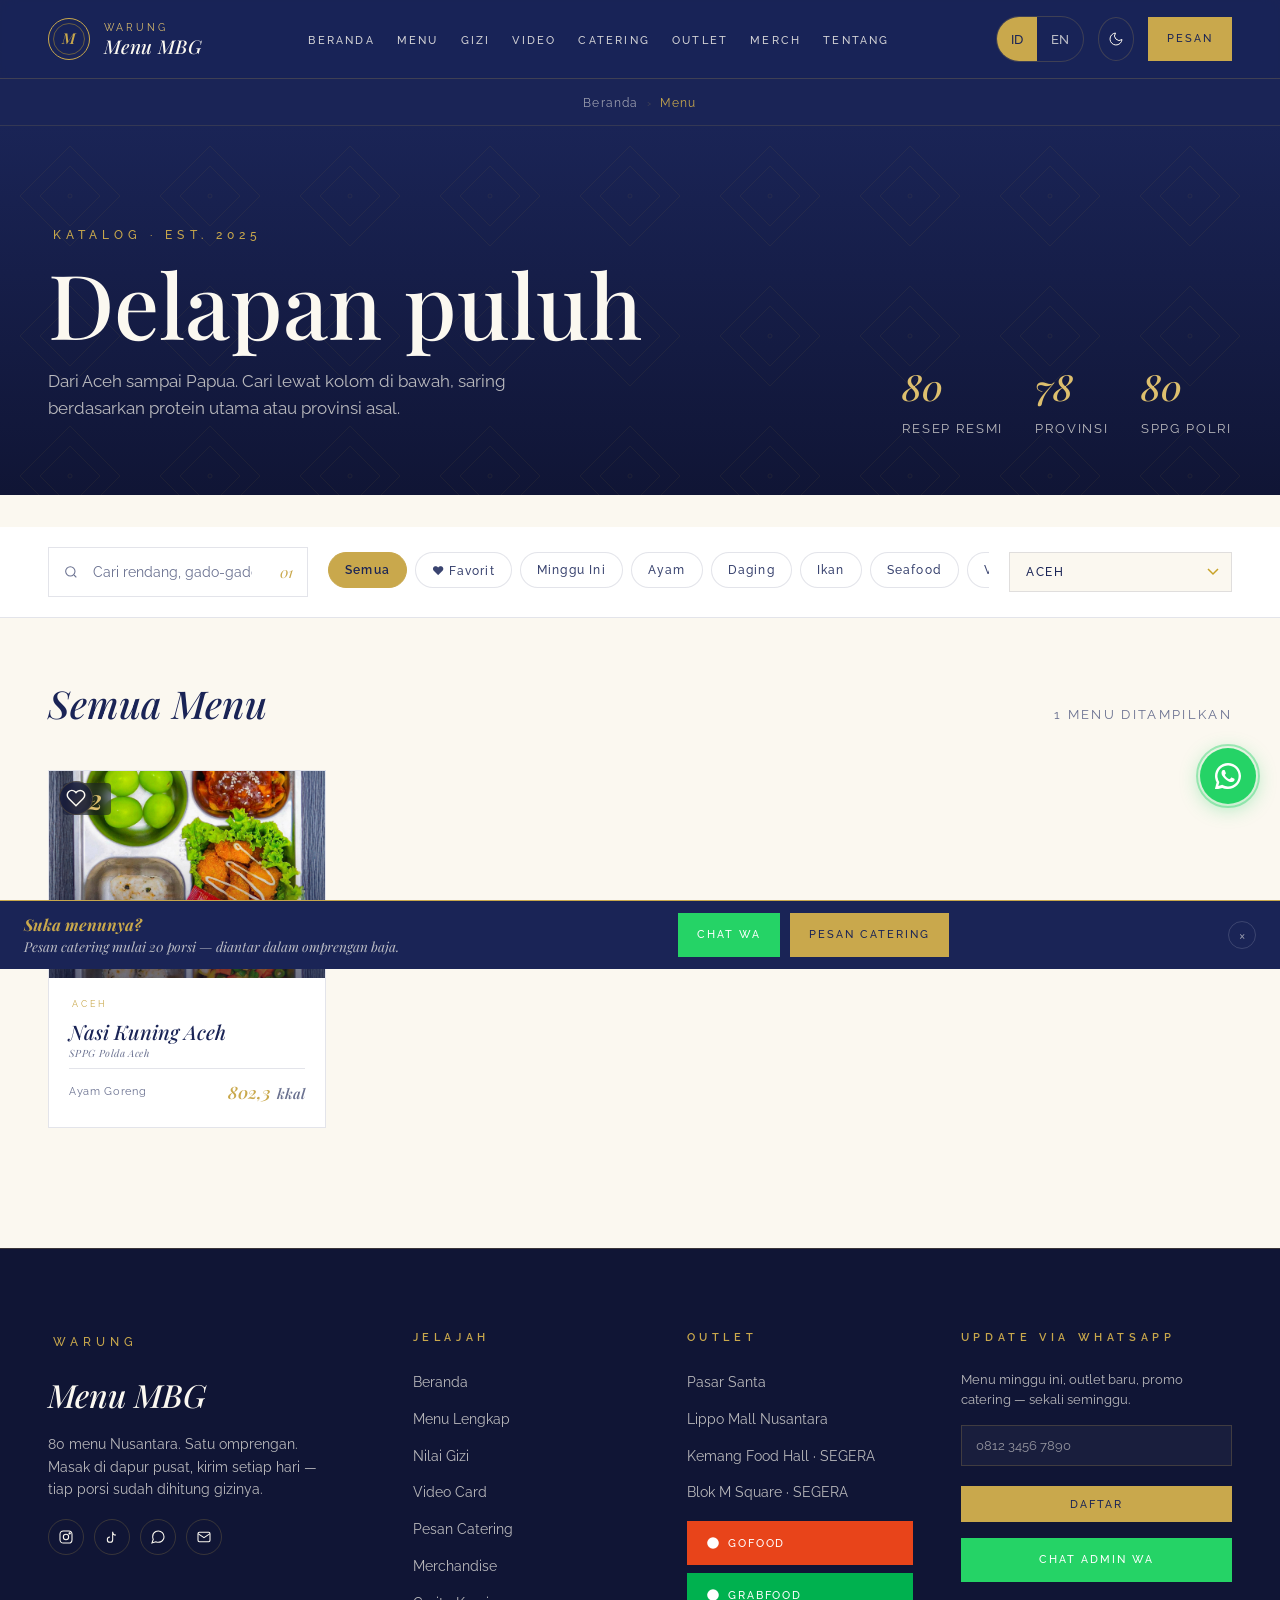
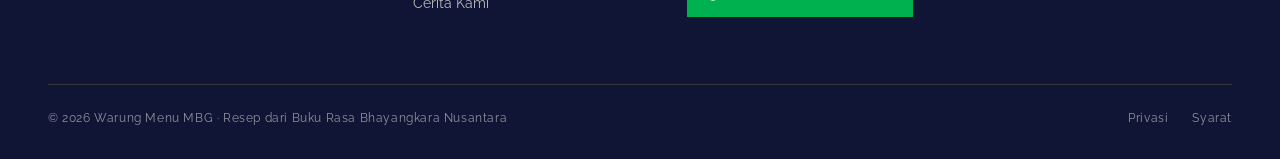
<file: menu.html>
<!doctype html>
<html lang="id" data-theme="light">
<head>
<meta charset="utf-8" />
<meta name="viewport" content="width=device-width, initial-scale=1" />
<title>80 Menu Nusantara · Warung Menu MBG</title>
<meta name="description" content="80 menu Nusantara dari Buku Rasa Bhayangkara Nusantara — dari Aceh sampai Papua. Filter berdasarkan protein, provinsi, atau cari langsung." />
<meta property="og:title" content="80 Menu Nusantara · Warung Menu MBG" />
<meta property="og:description" content="Jelajahi 80 resep dari 34 provinsi Indonesia — ayam, daging, ikan, seafood, vegetarian. Tiap porsi sudah dihitung gizinya." />
<meta property="og:url" content="https://warungmenumbg.id/menu.html" />
<meta property="og:type" content="website" />
<meta property="og:image" content="assets/og-image.jpg" />
<link rel="manifest" href="manifest.json" />
<link rel="preconnect" href="https://fonts.googleapis.com">
<link rel="preconnect" href="https://fonts.gstatic.com" crossorigin>
<link href="https://fonts.googleapis.com/css2?family=Playfair+Display:ital,wght@0,400;0,600;0,700;1,400&family=Cormorant+Garamond:ital,wght@0,400;0,500;0,600;1,400;1,500;1,600&family=Raleway:wght@300;400;500;600;700&family=Inter:wght@400;500;600&display=swap" rel="stylesheet">
<link rel="stylesheet" href="assets/shared.css" />
<style>
/* ── Page header ───────────────────────────────────────── */
.menu-hero {
  padding: 100px 0 56px;
  background:
    linear-gradient(to bottom, var(--navy) 0%, var(--navy-deep) 100%);
  color: var(--cream);
  position: relative;
  overflow: hidden;
}

/* Breadcrumb dark variant */
.breadcrumb--dark {
  background: var(--navy);
  border-bottom: 1px solid rgba(201,168,76,0.15);
  padding-top: 94px;
  padding-bottom: 12px;
}
.breadcrumb--dark .breadcrumb__row {
  display: flex; align-items: center; gap: 8px;
  font-size: 12px; letter-spacing: 0.1em;
}
.breadcrumb--dark a { color: rgba(251,248,240,0.58); transition: color 0.15s; }
.breadcrumb--dark a:hover,
.breadcrumb--dark a:focus-visible { color: var(--gold-light); }
.breadcrumb--dark .breadcrumb__sep { color: rgba(201,168,76,0.5); }
.breadcrumb--dark .breadcrumb__current { color: var(--gold); }

/* Search count inline */
.search-count {
  padding: 0 14px;
  color: var(--gold);
  font-family: var(--font-serif);
  font-style: italic;
  font-size: 15px;
  font-variant-numeric: tabular-nums;
  white-space: nowrap;
}
.ptr-label {
  font-size: 12px;
  letter-spacing: 0.12em;
  text-transform: uppercase;
}

/* Modal close button bigger tap */
.modal__close { width: 44px; height: 44px; min-height: 44px; min-width: 44px; }

/* Sticky CTA right group */
.sticky-cta__group { display: flex; gap: 10px; flex-shrink: 0; }

/* Bottom sheet inner grid using shared patterns */
.bs-stack { display: grid; gap: 14px; }
.bs-image {
  width: 100%; height: 200px;
  object-fit: cover;
  border-bottom: 2px solid var(--gold);
}
.bs-sppg {
  font-size: 11px;
  letter-spacing: 0.3em;
  text-transform: uppercase;
  color: var(--gold);
}
.bs-gizi {
  display: grid;
  grid-template-columns: repeat(4, 1fr);
  gap: 10px;
  background: var(--bg-alt);
  padding: 14px;
  border-top: 2px solid var(--gold);
}
.bs-gizi > div { text-align: center; }
.bs-gizi__val {
  font-family: var(--font-serif);
  font-style: italic;
  font-size: 20px;
  color: var(--gold);
  font-weight: 500;
}
.bs-gizi__lbl {
  font-size: 9px;
  letter-spacing: 0.2em;
  text-transform: uppercase;
  color: var(--ink-mute);
  margin-top: 3px;
}
.bs-comp {
  display: grid;
  grid-template-columns: 1fr 1fr;
  gap: 8px;
  font-size: 13px;
}
.bs-comp__cell { padding: 10px; border: 1px solid var(--rule); }
.bs-comp__tag {
  font-size: 9px;
  letter-spacing: 0.2em;
  text-transform: uppercase;
  color: var(--gold);
  margin-bottom: 4px;
}
.bs-cta { display: flex; gap: 10px; margin-top: 8px; }
.bs-cta .btn { flex: 1; text-align: center; }

/* Ompreng sambal footer */
.ompreng__sambal {
  padding: 10px 14px;
  border-top: 1px solid var(--gold-hair);
  font-size: 11px;
  display: flex;
  justify-content: space-between;
  align-items: center;
}
.ompreng__sambal-lbl {
  font-size: 9px;
  letter-spacing: 0.28em;
  text-transform: uppercase;
  color: var(--gold);
}
.ompreng__sambal-val {
  font-family: var(--font-serif);
  font-style: italic;
  font-size: 13px;
  color: var(--ink);
}

/* Modal gizi total bar */
.modal__gizi-total {
  padding: 10px 22px;
  background: var(--bg-alt);
  border-top: 1px solid var(--gold-hair);
  display: flex;
  justify-content: space-between;
  align-items: center;
  font-size: 0.8rem;
  flex-wrap: wrap;
  gap: 10px;
}
.modal__gizi-total-lbl {
  color: var(--ink-mute);
  letter-spacing: 0.12em;
  text-transform: uppercase;
  font-size: 0.72rem;
}
.modal__gizi-total-val {
  font-family: var(--font-serif);
  font-style: italic;
  color: var(--gold);
  font-size: 1rem;
}

/* Region badge on card */
.card2 .badge--region {
  position: absolute;
  bottom: 10px;
  left: 10px;
  z-index: 2;
}
.card2__kcal small { color: var(--ink-mute); margin-left: 2px; }
.menu-hero::before {
  content: '';
  position: absolute; inset: 0;
  opacity: 0.24;
  background-image: url("data:image/svg+xml;utf8,<svg xmlns='http://www.w3.org/2000/svg' width='140' height='140' viewBox='0 0 140 140'><g fill='none' stroke='%23C8A227' stroke-width='0.5' opacity='0.6'><path d='M70 20 L120 70 L70 120 L20 70 Z'/><path d='M70 40 L100 70 L70 100 L40 70 Z'/><circle cx='70' cy='70' r='2'/></g></svg>");
  background-size: 140px;
}
.menu-hero__inner {
  position: relative; z-index: 1;
  display: grid; grid-template-columns: 1fr auto; gap: 32px; align-items: end;
}
@media (max-width: 800px) { .menu-hero__inner { grid-template-columns: 1fr; } }
.menu-hero__left h1 {
  font-family: var(--font-serif); font-weight: 500;
  font-size: clamp(48px, 7vw, 92px); line-height: 1;
  color: var(--cream); margin: 14px 0 20px;
}
.menu-hero__left h1 em { font-style: italic; color: var(--gold); }
.menu-hero__meta {
  display: flex; gap: 32px; flex-wrap: wrap;
  color: var(--cream-soft); font-size: 13px; letter-spacing: 0.14em; text-transform: uppercase;
  padding-left: 0.14em;
}
.menu-hero__meta span strong {
  display: block; color: var(--gold-light);
  font-family: var(--font-serif); font-style: italic; font-size: 36px; font-weight: 500;
  letter-spacing: 0;
  margin-bottom: 4px; text-transform: none;
}

/* ── Filters bar ───────────────────────────────────────── */
.filters {
  background: var(--surface);
  border-bottom: 1px solid var(--rule);
  position: sticky; top: 78px; z-index: 50;
  padding: 20px 0;
  backdrop-filter: blur(12px);
}
.filters__inner {
  display: grid; grid-template-columns: 1fr auto auto; gap: 20px;
  align-items: center;
}
@media (max-width: 900px) { .filters__inner { grid-template-columns: 1fr; } }

.search {
  position: relative;
  max-width: 420px; width: 100%;
}
.search input {
  width: 100%;
  padding: 14px 18px 14px 46px;
  border: 1px solid var(--rule);
  background: var(--bg);
  color: var(--ink);
  font-size: 14px;
  letter-spacing: 0.05em;
  transition: border-color 0.2s;
}
.search input:focus { outline: none; border-color: var(--gold); }
.search svg {
  position: absolute;
  left: 16px; top: 50%; transform: translateY(-50%);
  color: var(--gold);
}
.search__count {
  position: absolute; right: 12px; top: 50%; transform: translateY(-50%);
  font-family: var(--font-serif); font-style: italic;
  font-size: 15px; color: var(--gold);
  font-variant-numeric: tabular-nums;
}

.chips { display: flex; gap: 8px; flex-wrap: wrap; }
.chip-btn {
  padding: 9px 16px;
  border: 1px solid var(--rule);
  background: var(--bg);
  color: var(--ink-soft);
  font-size: 11px;
  letter-spacing: 0.22em;
  text-transform: uppercase;
  font-weight: 500;
  transition: all 0.2s;
}
.chip-btn:hover { border-color: var(--gold); color: var(--gold); }
.chip-btn.is-active { background: var(--navy); border-color: var(--navy); color: var(--gold-light); }

select.prov-select {
  padding: 12px 36px 12px 16px;
  border: 1px solid var(--rule);
  background: var(--bg) url("data:image/svg+xml;utf8,<svg xmlns='http://www.w3.org/2000/svg' width='12' height='8' viewBox='0 0 12 8'><path d='M1 1l5 5 5-5' fill='none' stroke='%23C8A227' stroke-width='1.5'/></svg>") no-repeat right 12px center;
  color: var(--ink);
  font-size: 12px;
  letter-spacing: 0.14em;
  text-transform: uppercase;
  font-weight: 500;
  appearance: none;
  cursor: pointer;
}
select.prov-select:focus { outline: none; border-color: var(--gold); }

/* ── Grid ─────────────────────────────────────────────── */
.grid-wrap { padding: 56px 0 120px; }
.grid-head {
  display: flex; justify-content: space-between; align-items: baseline;
  margin-bottom: 36px;
  flex-wrap: wrap; gap: 16px;
}
.grid-head h2 {
  font-family: var(--font-serif); font-style: italic;
  font-size: clamp(28px, 3vw, 42px); font-weight: 500;
  color: var(--ink); margin: 0;
}
.grid-head span { color: var(--ink-mute); font-size: 13px; letter-spacing: 0.18em; text-transform: uppercase; }

.mgrid {
  display: grid; grid-template-columns: repeat(4, 1fr); gap: 24px;
}
@media (max-width: 1100px) { .mgrid { grid-template-columns: repeat(3, 1fr); } }
@media (max-width: 800px) { .mgrid { grid-template-columns: 1fr 1fr; gap: 16px; } }
@media (max-width: 520px) { .mgrid { grid-template-columns: 1fr; } }
@media (max-width: 360px) { .mgrid { grid-template-columns: 1fr !important; gap: 12px; } }

/* ── Weekly badge ─────────────────────────────────────── */
.badge--week {
  position: absolute; top: 10px; right: 10px;
  background: var(--gold); color: var(--navy);
  font-size: 8px; font-weight: 700; letter-spacing: .18em;
  text-transform: uppercase; padding: 3px 8px;
  border-radius: 4px; font-family: var(--font-sans);
}

/* ── Sticky CTA bar ──────────────────────────────────── */
.sticky-cta {
  position: fixed;
  bottom: 0; left: 0; right: 0; z-index: 80;
  background: var(--navy);
  border-top: 1px solid var(--gold);
  padding: 12px 24px;
  display: flex; align-items: center; justify-content: space-between; gap: 16px;
  transform: translateY(100%);
  transition: transform .3s cubic-bezier(.2,.8,.2,1);
}
.sticky-cta.is-visible { transform: translateY(0); }
.sticky-cta__text {
  color: var(--cream-soft); font-size: .85rem; line-height: 1.4;
}
.sticky-cta__text strong { color: var(--gold); display: block; font-family: var(--font-serif); font-style: italic; font-size: 1rem; }
@media (max-width: 540px) { .sticky-cta__text { display: none; } }

.card2 {
  background: var(--surface);
  border: 1px solid var(--rule);
  cursor: pointer;
  display: flex; flex-direction: column;
  transition: transform 0.3s, border-color 0.3s, box-shadow 0.3s;
}
.card2:hover {
  transform: translateY(-4px);
  border-color: var(--gold);
  box-shadow: 0 20px 40px -20px rgba(27, 39, 83, 0.3);
}
.card2 .menu-photo { aspect-ratio: 4/3; }
.card2__body { padding: 20px 20px 22px; display: grid; gap: 8px; flex: 1; }
.card2__prov { font-size: 9px; letter-spacing: 0.32em; text-transform: uppercase; color: var(--gold); padding-left: 0.32em; }
.card2__name {
  font-family: var(--font-serif); font-style: italic;
  font-size: 20px; font-weight: 500; line-height: 1.15;
  color: var(--ink); text-wrap: balance;
}
.card2__foot {
  display: flex; justify-content: space-between; align-items: center;
  padding-top: 10px; margin-top: auto;
  border-top: 1px solid var(--rule);
  font-size: 11px; color: var(--ink-mute); letter-spacing: 0.06em;
}
.card2__kcal {
  font-family: var(--font-serif); font-style: italic;
  font-size: 17px; color: var(--gold); font-weight: 600;
  letter-spacing: 0;
}

.no-results {
  text-align: center; padding: 80px 20px;
  color: var(--ink-mute);
  font-family: var(--font-serif); font-style: italic;
  font-size: 24px;
}

/* ── Modal ────────────────────────────────────────────── */
.modal {
  width: min(960px, 100%);
  background: var(--surface);
  border: 1px solid var(--gold-hair);
  max-height: 90vh;
  overflow: hidden;
  display: grid;
  grid-template-columns: 1fr 1.1fr;
  animation: modalIn 0.35s cubic-bezier(0.2, 0.8, 0.2, 1) both;
  position: relative;
}
@keyframes modalIn { from { opacity: 0; transform: translateY(20px) scale(0.98); } }
@media (max-width: 800px) {
  .modal { grid-template-columns: 1fr; max-height: 92vh; overflow-y: auto; }
}
.modal__photo {
  background: var(--navy-deep);
  position: relative;
  min-height: 380px;
  overflow: hidden;
}
.modal__photo__img {
  position: absolute;
  inset: 0;
  width: 100%; height: 100%;
  object-fit: cover;
  object-position: center;
  display: block;
}
.modal__photo__overlay {
  position: absolute;
  inset: 0;
  background: linear-gradient(
    to bottom,
    transparent 35%,
    rgba(10, 15, 45, 0.7) 100%
  );
  pointer-events: none;
}
.modal__photo__num {
  position: absolute;
  bottom: 24px; left: 28px;
  font-family: var(--font-serif); font-style: italic;
  font-size: 52px; color: var(--gold-light);
  font-weight: 600; line-height: 1;
  text-shadow: 0 2px 12px rgba(0,0,0,0.6);
}

.modal__body {
  padding: 40px 36px 36px;
  overflow-y: auto;
  display: grid; gap: 18px;
  align-content: start;
}
.modal__prov {
  font-size: 10px; letter-spacing: 0.36em; text-transform: uppercase;
  color: var(--gold); padding-left: 0.36em;
}
.modal__title {
  font-family: var(--font-serif);
  font-size: 36px; font-weight: 500; line-height: 1.05;
  color: var(--ink); margin: 0; text-wrap: balance;
}
.modal__title em { font-style: italic; color: var(--gold); }
.modal__en {
  font-family: var(--font-serif); font-style: italic;
  font-size: 17px; color: var(--ink-mute);
  margin: -8px 0 8px;
}
.modal__desc { color: var(--ink-soft); line-height: 1.6; font-size: 15px; }
.modal__tag {
  display: inline-flex; align-items: center; gap: 8px;
  padding: 6px 14px;
  background: var(--navy); color: var(--gold-light);
  font-size: 10px; letter-spacing: 0.24em; text-transform: uppercase;
  width: fit-content;
}

.modal__gizi {
  margin-top: 8px; padding: 20px 22px;
  background: var(--bg-alt);
  border-top: 1px solid var(--gold);
  display: grid; grid-template-columns: repeat(4, 1fr); gap: 16px;
}
.modal__gizi > div { text-align: center; }
.modal__gizi small {
  display: block;
  font-size: 9px; letter-spacing: 0.3em; text-transform: uppercase;
  color: var(--ink-mute); margin-top: 4px; padding-left: 0.3em;
}
.modal__gizi strong {
  font-family: var(--font-serif); font-style: italic;
  font-size: 22px; color: var(--gold); font-weight: 500;
  display: block; font-variant-numeric: tabular-nums;
}

.modal__comp { display: grid; grid-template-columns: 1fr 1fr; gap: 10px 20px; margin-top: 4px; }
.modal__comp > div {
  padding: 10px 0;
  border-bottom: 1px solid var(--rule);
  font-size: 13px;
}
.modal__comp span { display: block; font-size: 10px; letter-spacing: 0.24em; color: var(--ink-mute); text-transform: uppercase; margin-bottom: 3px; padding-left: 0.24em; }
.modal__comp strong { color: var(--ink); font-weight: 500; }

/* ── Ompreng 5-compartment diagram ─────────────────────── */
.ompreng {
  margin-top: 4px;
  border: 1px solid var(--gold-hair);
  background: linear-gradient(135deg, var(--bg-alt), var(--surface));
  padding: 0;
  position: relative;
}
.ompreng__label {
  padding: 10px 14px 8px;
  font-size: 9px; letter-spacing: 0.3em; text-transform: uppercase;
  color: var(--gold); padding-left: 14px;
  border-bottom: 1px solid var(--gold-hair);
  display: flex; justify-content: space-between; align-items: center;
}
.ompreng__label em { font-family: var(--font-serif); font-style: italic; font-size: 11px; color: var(--ink-mute); letter-spacing: 0.04em; text-transform: none; }
.ompreng__grid {
  display: grid;
  grid-template-columns: 1.3fr 1fr;
  grid-template-rows: 1fr 1fr 1fr;
  gap: 2px;
  background: var(--gold-hair);
  aspect-ratio: 28/22;
  padding: 2px;
}
.ompreng__cell {
  background: var(--surface);
  padding: 10px 12px;
  display: flex; flex-direction: column; justify-content: space-between;
  min-height: 0;
  position: relative;
}
.ompreng__cell--big { grid-row: span 3; }
.ompreng__cell__tag {
  font-size: 8px; letter-spacing: 0.28em; text-transform: uppercase;
  color: var(--gold); padding-left: 0.28em;
  font-weight: 600;
}
.ompreng__cell__name {
  font-family: var(--font-serif); font-style: italic;
  font-size: 14px; line-height: 1.15; color: var(--ink);
  text-wrap: balance;
}
.ompreng__cell--big .ompreng__cell__name { font-size: 20px; }

/* SPPG origin tag on card */
.card2__sppg {
  font-size: 10px; letter-spacing: 0.04em; color: var(--ink-mute);
  line-height: 1.3;
  font-family: var(--font-serif); font-style: italic;
  margin-top: -4px;
}

.modal__close {
  position: absolute;
  top: 14px; right: 14px;
  z-index: 2;
  width: 38px; height: 38px;
  border: 1px solid var(--gold-hair);
  border-radius: 50%;
  background: var(--surface);
  color: var(--ink);
  display: grid; place-items: center;
  transition: all 0.2s;
}
.modal__close:hover { border-color: var(--gold); color: var(--gold); transform: rotate(90deg); }

.modal__cta {
  display: flex; gap: 12px; margin-top: 8px;
}
</style>
</head>
<body data-screen-label="Menu">

<a href="#main" class="skip-link" data-id="Lompat ke konten utama" data-en="Skip to main content">Lompat ke konten utama</a>

<div id="nav-slot"></div>

<!-- Breadcrumb -->
<nav class="breadcrumb breadcrumb--dark" aria-label="Breadcrumb">
  <div class="container breadcrumb__row">
    <a href="index.html" data-id="Beranda" data-en="Home">Beranda</a>
    <span class="breadcrumb__sep" aria-hidden="true">›</span>
    <span class="breadcrumb__current" aria-current="page" data-id="Menu" data-en="Menu">Menu</span>
  </div>
</nav>

<main id="main" tabindex="-1">

<!-- ══════════════ HEADER ══════════════ -->
<header class="menu-hero" data-screen-label="MenuHeader">
  <div class="container menu-hero__inner">
    <div class="menu-hero__left">
      <div class="eyebrow" style="color:var(--gold)" data-id="Katalog · Est. 2025" data-en="Catalog · Est. 2025">Katalog · Est. 2025</div>
      <h1 data-id="Delapan puluh" data-en="Eighty"><em data-id="Delapan puluh" data-en="Eighty">Delapan puluh</em><br/><span data-id="menu Nusantara." data-en="Nusantara menus.">menu Nusantara.</span></h1>
      <p style="color:var(--cream-soft); max-width: 52ch; font-size: 17px; line-height: 1.6" data-id="Dari Aceh sampai Papua. Cari lewat kolom di bawah, saring berdasarkan protein utama atau provinsi asal." data-en="From Aceh to Papua. Search below, filter by main protein or province of origin.">Dari Aceh sampai Papua. Cari lewat kolom di bawah, saring berdasarkan protein utama atau provinsi asal.</p>
    </div>
    <div class="menu-hero__meta">
      <span><strong>80</strong><span data-id="Resep Resmi" data-en="Official Recipes">Resep Resmi</span></span>
      <span><strong id="provCount">—</strong><span data-id="Provinsi" data-en="Provinces">Provinsi</span></span>
      <span><strong id="sppgCount">—</strong><span data-id="SPPG Polri" data-en="SPPG Units">SPPG Polri</span></span>
    </div>
  </div>
</header>

<!-- Pull to refresh indicator -->
<div class="ptr-indicator" id="ptrIndicator" role="status" aria-live="polite">
  <div class="ptr-spinner" aria-hidden="true"></div>
  <span class="ptr-label" data-id="Memperbarui menu..." data-en="Refreshing menu...">Memperbarui menu...</span>
</div>

<!-- ══════════════ FILTERS ══════════════ -->
<div class="filters">
  <div class="container filters__inner">
    <div class="search-bar">
      <span class="search-bar__icon">
        <svg width="16" height="16" viewBox="0 0 24 24" fill="none" stroke="currentColor" stroke-width="1.6" aria-hidden="true"><circle cx="11" cy="11" r="7"/><path d="M20 20l-3.5-3.5"/></svg>
      </span>
      <input id="searchInput" class="search-bar__input" type="search" placeholder="Cari rendang, gado-gado, soto..." data-id-placeholder="Cari rendang, gado-gado, soto..." data-en-placeholder="Search rendang, gado-gado, soto..." aria-label="Cari menu" />
      <button class="search-bar__clear" id="searchClear" type="button" aria-label="Hapus pencarian" data-id-label="Hapus pencarian" data-en-label="Clear search">
        <svg width="14" height="14" viewBox="0 0 24 24" fill="none" stroke="currentColor" stroke-width="2" stroke-linecap="round" aria-hidden="true"><line x1="18" y1="6" x2="6" y2="18"/><line x1="6" y1="6" x2="18" y2="18"/></svg>
      </button>
      <span class="search-count" id="searchCount" aria-live="polite">80</span>
    </div>
    <div class="filter-chips" id="tagChips" role="group" aria-label="Filter protein"></div>
    <select class="prov-select" id="provSelect"></select>
  </div>
</div>

<!-- ══════════════ GRID ══════════════ -->
<section class="grid-wrap">
  <div class="container">
    <div class="grid-head">
      <h2 id="gridTitle" data-id="Semua Menu" data-en="All Menus">Semua Menu</h2>
      <span><span id="resultNumber">80</span> <span data-id="menu ditampilkan" data-en="menus shown">menu ditampilkan</span></span>
    </div>
    <div class="mgrid" id="mgrid"></div>
    <div class="no-results" id="noResults" style="display:none" data-id="Tidak ada menu yang cocok. Coba kata kunci lain." data-en="No menus match. Try a different query.">Tidak ada menu yang cocok. Coba kata kunci lain.</div>
  </div>
</section>

<!-- ══════════════ MODAL ══════════════ -->
<div class="modal-backdrop" id="modal">
  <div class="modal" id="modalInner" role="dialog" aria-modal="true"></div>
</div>

<!-- Sticky Catering CTA -->
<aside class="sticky-cta" id="stickyCta" aria-label="Promosi catering">
  <div class="sticky-cta__text">
    <strong data-id="Suka menunya?" data-en="Like what you see?">Suka menunya?</strong>
    <span data-id="Pesan catering mulai 20 porsi — diantar dalam omprengan baja." data-en="Order catering from 20 portions — delivered in steel trays.">Pesan catering mulai 20 porsi — diantar dalam omprengan baja.</span>
  </div>
  <div class="sticky-cta__group">
    <a id="sticky-wa-btn" href="https://wa.me/6281234567890" class="btn btn--wa btn--small" target="_blank" rel="noopener noreferrer" data-id="Chat WA" data-en="Chat WA">Chat WA</a>
    <a href="catering.html" class="btn btn--gold btn--small" data-id="Pesan Catering" data-en="Order Catering">Pesan Catering</a>
  </div>
</aside>

<!-- ── Bottom Sheet (mobile modal) ── -->
<div class="bottom-sheet-backdrop" id="bsBackdrop"></div>
<div class="bottom-sheet" id="bottomSheet" role="dialog" aria-modal="true">
  <div class="bottom-sheet__handle"></div>
  <div class="bottom-sheet__header">
    <div class="bottom-sheet__title" id="bsTitle">Menu</div>
    <button class="bottom-sheet__close" id="bsClose" aria-label="Tutup">×</button>
  </div>
  <div class="bottom-sheet__body" id="bsBody"></div>
</div>

</main>

<div id="footer-slot"></div>

<script src="assets/shared.js"></script>
<script src="assets/data.js"></script>
<script>
window.mountLayout();
if (window.renderNavMega) window.renderNavMega();
if (window.MBG && window.MBG.initCountUp) window.MBG.initCountUp();

// ── Page elements ──
const grid = document.getElementById('mgrid');
const searchInput = document.getElementById('searchInput');
const searchCount = document.getElementById('searchCount');
const resultNumber = document.getElementById('resultNumber');
const gridTitle = document.getElementById('gridTitle');
const noResults = document.getElementById('noResults');
const tagChips = document.getElementById('tagChips');
const provSelect = document.getElementById('provSelect');
const modal = document.getElementById('modal');
const modalInner = document.getElementById('modalInner');

// Search clear button (kept safe with existing refs)
const searchClear = document.getElementById('searchClear');
if (searchClear && searchInput) {
  searchInput.addEventListener('input', () => {
    searchClear.classList.toggle('is-visible', searchInput.value.length > 0);
  });
  searchClear.addEventListener('click', () => {
    searchInput.value = '';
    searchClear.classList.remove('is-visible');
    render();
    searchInput.focus();
  });
}

// Hover zoom on card photos handled by CSS (.card2:hover .menu-photo__img { transform: scale(1.06) })

// Pull-to-refresh on mobile
const ptrEl = document.getElementById('ptrIndicator');
if (ptrEl) window.MBG.initPullToRefresh(() => { render(); });

// ── Tag chips ──
const tags = [
  { id: 'all',        id_label: 'Semua',     en_label: 'All' },
  { id: 'fav',        id_label: '♥ Favorit', en_label: '♥ Favorites' },
  { id: 'weekly',     id_label: 'Minggu Ini',en_label: 'This Week' },
  { id: 'ayam',       id_label: 'Ayam',      en_label: 'Chicken' },
  { id: 'daging',     id_label: 'Daging',    en_label: 'Beef' },
  { id: 'ikan',       id_label: 'Ikan',      en_label: 'Fish' },
  { id: 'seafood',    id_label: 'Seafood',   en_label: 'Seafood' },
  { id: 'vegetarian', id_label: 'Vegetarian',en_label: 'Vegetarian' }
];
tags.forEach(t => {
  const b = document.createElement('button');
  b.className = 'filter-chip' + (t.id === 'all' ? ' is-active' : '');
  b.dataset.tag = t.id;
  b.dataset.id = t.id_label;
  b.dataset.en = t.en_label;
  b.textContent = t.id_label;
  b.addEventListener('click', () => {
    tagChips.querySelectorAll('.filter-chip').forEach(x => x.classList.remove('is-active'));
    b.classList.add('is-active');
    render();
  });
  tagChips.appendChild(b);
});

// ── Province select ──
const provinces = ['all', ...new Set(window.MBG_MENUS.map(m => m.province))].sort();
provinces.forEach(p => {
  const o = document.createElement('option');
  o.value = p;
  o.textContent = p === 'all' ? 'Semua Provinsi' : p;
  if (p === 'all') { o.dataset.id = 'Semua Provinsi'; o.dataset.en = 'All Provinces'; }
  provSelect.appendChild(o);
});
provSelect.addEventListener('change', render);
searchInput.addEventListener('input', render);

// ── Render ──
// ── Regional badge helper ──
function getRegionBadge(province) {
  const map = {
    'Aceh': 'sumatera', 'Sumatera Utara': 'sumatera', 'Sumatera Barat': 'sumatera',
    'Riau': 'sumatera', 'Jambi': 'sumatera', 'Sumatera Selatan': 'sumatera',
    'Bengkulu': 'sumatera', 'Lampung': 'sumatera', 'Kepulauan Bangka Belitung': 'sumatera',
    'Kepulauan Riau': 'sumatera',
    'DKI Jakarta': 'jawa', 'Jawa Barat': 'jawa', 'Jawa Tengah': 'jawa',
    'DI Yogyakarta': 'jawa', 'Jawa Timur': 'jawa', 'Banten': 'jawa',
    'Bali': 'nusra', 'Nusa Tenggara Barat': 'nusra', 'Nusa Tenggara Timur': 'nusra',
    'Kalimantan Barat': 'kalimantan', 'Kalimantan Tengah': 'kalimantan',
    'Kalimantan Selatan': 'kalimantan', 'Kalimantan Timur': 'kalimantan',
    'Kalimantan Utara': 'kalimantan',
    'Sulawesi Utara': 'sulawesi', 'Sulawesi Tengah': 'sulawesi',
    'Sulawesi Selatan': 'sulawesi', 'Sulawesi Tenggara': 'sulawesi',
    'Gorontalo': 'sulawesi', 'Sulawesi Barat': 'sulawesi',
    'Maluku': 'maluku', 'Maluku Utara': 'maluku',
    'Papua': 'papua', 'Papua Barat': 'papua', 'Papua Selatan': 'papua',
    'Papua Tengah': 'papua', 'Papua Pegunungan': 'papua', 'Papua Barat Daya': 'papua',
  };
  const cls = map[province] || 'jawa';
  const labels = { jawa:'Jawa', sumatera:'Sumatera', sulawesi:'Sulawesi', kalimantan:'Kalimantan', papua:'Papua', nusra:'Nusa Tenggara', maluku:'Maluku' };
  return `<span class="badge--region badge--${cls}" style="position:absolute;bottom:10px;left:10px">${labels[cls]||province}</span>`;
}

function render() {
  const q = searchInput.value.trim().toLowerCase();
  const activeTag = (tagChips.querySelector('.filter-chip.is-active') || tagChips.querySelector('.filter-chip')).dataset.tag;
  const prov = provSelect.value;

  const filtered = window.MBG_MENUS.filter(m => {
    if (activeTag === 'fav') { if (!window.MBG.favs.isFav(m.no)) return false; }
    else if (activeTag === 'weekly') { if (!m.weekly) return false; }
    else if (activeTag !== 'all' && m.tag !== activeTag) return false;
    if (prov !== 'all' && m.province !== prov) return false;
    if (q) {
      const hay = [m.name_id, m.name_en, m.province, m.region, m.sppg, m.protein, m.karbo, m.sayur, m.pelengkap, m.sambal].join(' ').toLowerCase();
      if (!hay.includes(q)) return false;
    }
    return true;
  });

  grid.innerHTML = '';
  filtered.forEach(m => {
    const c = document.createElement('div');
    c.className = 'card2';
    c.id = 'menu-' + m.no;
    c.dataset.no = m.no;
    c.innerHTML = `
      <div class="menu-photo">
        <img class="menu-photo__img"
             src="${m.image_file || 'assets/images/menu-' + m.no.padStart(2,'0') + '.jpg'}"
             alt="${m.name_id}"
             loading="lazy"
             decoding="async"
             width="400" height="300">
        <div class="menu-photo__overlay"></div>
        <div class="menu-photo__num">${m.no}</div>
        ${m.weekly ? '<span class="badge--week" data-id="Minggu ini" data-en="This week">Minggu ini</span>' : ''}
        ${getRegionBadge(m.province)}
        <button class="fav-btn ${window.MBG.favs.isFav(m.no) ? 'is-fav' : ''}" data-no="${m.no}" type="button" aria-pressed="${window.MBG.favs.isFav(m.no)}" aria-label="Simpan favorit" title="Tambah favorit">
          <svg viewBox="0 0 24 24" aria-hidden="true"><path d="M20.84 4.61a5.5 5.5 0 0 0-7.78 0L12 5.67l-1.06-1.06a5.5 5.5 0 0 0-7.78 7.78l1.06 1.06L12 21.23l7.78-7.78 1.06-1.06a5.5 5.5 0 0 0 0-7.78z"/></svg>
        </button>
      </div>
      <div class="card2__body">
        <div class="card2__prov">${(m.province||'').toUpperCase()}</div>
        <div class="card2__name" data-id="${m.name_id.replace(/"/g,'&quot;')}" data-en="${m.name_en.replace(/"/g,'&quot;')}">${m.name_id}</div>
        <div class="card2__sppg">${m.sppg}</div>
        <div class="card2__foot">
          <span>${m.protein}</span>
          <span class="card2__kcal">${m.energi} <small style="color:var(--ink-mute)">kkal</small></span>
        </div>
      </div>`;
    c.addEventListener('click', (e) => {
      // Don't open modal if clicking fav button
      if (e.target.closest('.fav-btn')) return;
      if (isMobile()) { openBottomSheet(m); } else { openModal(m); }
    });
    // Fav button
    const favBtn = c.querySelector('.fav-btn');
    if (favBtn) {
      favBtn.addEventListener('click', (e) => {
        e.stopPropagation();
        const isFav = window.MBG.favs.toggle(m.no);
        favBtn.classList.toggle('is-fav', isFav);
        favBtn.setAttribute('aria-pressed', String(isFav));
        const label = isFav
          ? (window.MBG.t ? window.MBG.t(`${m.name_id} disimpan ke favorit`, `${m.name_id} saved to favorites`) : `${m.name_id} disimpan ke favorit`)
          : (window.MBG.t ? window.MBG.t(`${m.name_id} dihapus dari favorit`, `${m.name_id} removed from favorites`) : `${m.name_id} dihapus dari favorit`);
        window.MBG.toast(label, { type: isFav ? 'success' : 'default', duration: 2500 });
      });
    }
    grid.appendChild(c);
  });

  searchCount.textContent = String(filtered.length).padStart(2, '0');
  resultNumber.textContent = filtered.length;
  noResults.style.display = filtered.length === 0 ? 'block' : 'none';

  // Re-apply language on new nodes
  window.setLang(window.getLang());
}

const esc = (s) => String(s ?? '').replace(/[&<>"']/g, (c) => ({
  '&':'&amp;','<':'&lt;','>':'&gt;','"':'&quot;',"'":'&#39;'
}[c]));

let modalBinding = null;
function openModal(m) {
  modal.setAttribute('aria-labelledby', 'modalTitle-' + m.no);
  modalInner.innerHTML = `
    <button class="modal__close" type="button" data-modal-close aria-label="Tutup" data-id-label="Tutup" data-en-label="Close">
      <svg width="16" height="16" viewBox="0 0 16 16" fill="none" stroke="currentColor" stroke-width="1.6" aria-hidden="true"><path d="M3 3l10 10M13 3L3 13"/></svg>
    </button>
    <div class="modal__photo">
      <img class="modal__photo__img"
           src="${esc(m.image_file || 'assets/images/menu-' + m.no.padStart(2,'0') + '.jpg')}"
           alt="${esc(m.name_id)}"
           loading="lazy"
           decoding="async">
      <div class="modal__photo__overlay"></div>
      <div class="modal__photo__num">${esc(m.no)}</div>
    </div>
    <div class="modal__body">
      <div>
        <div class="modal__prov">${esc(m.sppg)} · ${esc(m.province)}</div>
        <h2 id="modalTitle-${esc(m.no)}" class="modal__title"><em>${esc(m.name_id)}</em></h2>
        <div class="modal__en">${esc(m.name_en)}</div>
      </div>
      <span class="modal__tag">${esc(tags.find(t => t.id === m.tag)?.id_label || m.tag)}</span>
      <p class="modal__desc" data-id="${esc(m.desc_id)}" data-en="${esc(m.desc_en)}">${esc(m.desc_id)}</p>

      <div class="ompreng">
        <div class="ompreng__label">
          <span data-id="Ompreng 5 Kompartemen" data-en="5-Compartment Tray">Ompreng 5 Kompartemen</span>
          <em>SUS 304 · 28×22×6 cm</em>
        </div>
        <div class="ompreng__grid">
          <div class="ompreng__cell ompreng__cell--big">
            <div class="ompreng__cell__tag" data-id="Protein" data-en="Protein">Protein</div>
            <div class="ompreng__cell__name">${esc(m.protein)}</div>
          </div>
          <div class="ompreng__cell">
            <div class="ompreng__cell__tag" data-id="Karbohidrat" data-en="Carbohydrate">Karbohidrat</div>
            <div class="ompreng__cell__name">${esc(m.karbo)}</div>
          </div>
          <div class="ompreng__cell">
            <div class="ompreng__cell__tag" data-id="Sayur" data-en="Vegetable">Sayur</div>
            <div class="ompreng__cell__name">${esc(m.sayur)}</div>
          </div>
          <div class="ompreng__cell">
            <div class="ompreng__cell__tag" data-id="Pelengkap" data-en="Side">Pelengkap</div>
            <div class="ompreng__cell__name">${esc(m.pelengkap)}</div>
          </div>
        </div>
        <div class="ompreng__sambal">
          <span class="ompreng__sambal-lbl" data-id="Sambal" data-en="Sambal">Sambal</span>
          <span class="ompreng__sambal-val">${esc(m.sambal)}</span>
        </div>
      </div>

      <div class="modal__gizi">
        <div><strong>${esc(m.energi)}</strong><small>kkal</small></div>
        <div><strong>${esc(m.p_protein)}</strong><small data-id="Protein (g)" data-en="Protein (g)">Protein (g)</small></div>
        <div><strong>${esc(m.lemak)}</strong><small data-id="Lemak (g)" data-en="Fat (g)">Lemak (g)</small></div>
        <div><strong>${esc(m.p_karbo)}</strong><small data-id="Karbo (g)" data-en="Carbs (g)">Karbo (g)</small></div>
      </div>
      <div class="modal__gizi-total">
        <span class="modal__gizi-total-lbl" data-id="Total per porsi" data-en="Total per portion">Total per porsi</span>
        <span class="modal__gizi-total-val">${esc(m.energi)} kkal · ${esc(m.p_protein)}g protein · ${esc(m.lemak)}g lemak · ${esc(m.p_karbo)}g karbo</span>
      </div>

      <div class="modal__cta">
        <a href="catering.html" class="btn btn--gold btn--small" data-id="Pesan untuk Tim" data-en="Order for Team">Pesan untuk Tim</a>
        ${m.video_file ? `<a href="video.html" class="btn btn--ghost btn--small" data-id="Lihat Video Card" data-en="See Video Card">Lihat Video Card</a>` : ''}
        <button class="btn btn--outline btn--small share-btn" type="button" data-title="${esc(m.name_id)}" data-no="${esc(m.no)}" aria-label="Bagikan" data-id-label="Bagikan" data-en-label="Share">
          <svg width="14" height="14" viewBox="0 0 24 24" fill="none" stroke="currentColor" stroke-width="1.6" aria-hidden="true"><circle cx="18" cy="5" r="3"/><circle cx="6" cy="12" r="3"/><circle cx="18" cy="19" r="3"/><path d="M8.59 13.51l6.83 3.98M15.41 6.51l-6.82 3.98"/></svg>
        </button>
      </div>
    </div>`;
  modalBinding = window.MBG.bindModal(modal, {
    initialFocus: '.modal__close',
    onClose: () => { /* no-op */ }
  });
  modalBinding.open();
  window.setLang(window.getLang());
}
function closeModal() { if (modalBinding) modalBinding.close(); }

// Bottom sheet for mobile
const bsBackdrop = document.getElementById('bsBackdrop');
const bottomSheet = document.getElementById('bottomSheet');
const bsTitle = document.getElementById('bsTitle');
const bsBody = document.getElementById('bsBody');
const bsClose = document.getElementById('bsClose');
const isMobile = () => window.innerWidth < 768;

function openBottomSheet(m) {
  bsTitle.textContent = m.name_id;
  const imgSrc = m.image_file || 'assets/images/menu-' + m.no.padStart(2,'0') + '.jpg';
  const waHref = (window.MBG_WA && window.waLink)
    ? window.waLink(window.MBG_WA.defaultMsg || 'Halo Warung Menu MBG!')
    : 'https://wa.me/6281234567890';
  bsBody.innerHTML = `
    <div class="bs-stack">
      <img class="bs-image" src="${esc(imgSrc)}" alt="${esc(m.name_id)}" loading="lazy" decoding="async">
      <div class="bs-sppg">${esc(m.sppg)} · ${esc(m.province)}</div>
      <div class="bs-gizi">
        <div><div class="bs-gizi__val">${esc(m.energi)}</div><div class="bs-gizi__lbl">kkal</div></div>
        <div><div class="bs-gizi__val">${esc(m.p_protein)}</div><div class="bs-gizi__lbl">Protein g</div></div>
        <div><div class="bs-gizi__val">${esc(m.lemak)}</div><div class="bs-gizi__lbl">Lemak g</div></div>
        <div><div class="bs-gizi__val">${esc(m.p_karbo)}</div><div class="bs-gizi__lbl">Karbo g</div></div>
      </div>
      <div class="bs-comp">
        <div class="bs-comp__cell"><div class="bs-comp__tag" data-id="Protein" data-en="Protein">Protein</div>${esc(m.protein)}</div>
        <div class="bs-comp__cell"><div class="bs-comp__tag" data-id="Karbohidrat" data-en="Carbohydrate">Karbohidrat</div>${esc(m.karbo)}</div>
        <div class="bs-comp__cell"><div class="bs-comp__tag" data-id="Sayur" data-en="Vegetable">Sayur</div>${esc(m.sayur)}</div>
        <div class="bs-comp__cell"><div class="bs-comp__tag" data-id="Sambal" data-en="Sambal">Sambal</div>${esc(m.sambal)}</div>
      </div>
      <div class="bs-cta">
        <a href="catering.html" class="btn btn--gold btn--small" data-id="Pesan Catering" data-en="Order Catering">Pesan Catering</a>
        <a href="${esc(waHref)}" class="btn btn--wa btn--small" target="_blank" rel="noopener noreferrer" data-id="Chat WA" data-en="Chat WA">Chat WA</a>
      </div>
    </div>`;
  bsBackdrop.classList.add('is-open');
  bottomSheet.classList.add('is-open');
  document.body.style.overflow = 'hidden';
  // focus first focusable in sheet
  const first = bottomSheet.querySelector('button, a[href], [tabindex]:not([tabindex="-1"])');
  if (first) first.focus({ preventScroll: true });
  window.setLang(window.getLang());
}
function closeBottomSheet() {
  bsBackdrop.classList.remove('is-open');
  bottomSheet.classList.remove('is-open');
  document.body.style.overflow = '';
}
if (bsClose) bsClose.addEventListener('click', closeBottomSheet);
if (bsBackdrop) bsBackdrop.addEventListener('click', closeBottomSheet);
document.addEventListener('keydown', e => {
  if (e.key === 'Escape') {
    if (bottomSheet && bottomSheet.classList.contains('is-open')) closeBottomSheet();
    else if (modal.classList.contains('is-open')) closeModal();
  }
});

render();

// Compute hero stats from data
document.getElementById('provCount').textContent = new Set(window.MBG_MENUS.map(m => m.province)).size;
document.getElementById('sppgCount').textContent = new Set(window.MBG_MENUS.map(m => m.sppg)).size;

// Deep-link by # number (menu-01 format)
if (location.hash) {
  const raw = location.hash.replace('#', '').replace('menu-', '');
  const m = window.MBG_MENUS.find(x => x.no === raw);
  if (m) setTimeout(() => openModal(m), 300);
}

// URL param ?region= from index.html marquee
const urlParams = new URLSearchParams(location.search);
const regionParam = urlParams.get('region');
if (regionParam) {
  const opt = provSelect.querySelector(`option[value="${regionParam}"]`);
  if (opt) { provSelect.value = regionParam; render(); }
}

// Share button inside modal
modalInner.addEventListener('click', e => {
  const btn = e.target.closest('.share-btn');
  if (!btn) return;
  const title = btn.dataset.title;
  const no = btn.dataset.no;
  const shareUrl = `${location.origin}${location.pathname}?menu=${no}`;
  if (navigator.share) {
    navigator.share({ title: `Warung Menu MBG · ${title}`, url: shareUrl }).catch(() => {});
  } else {
    navigator.clipboard.writeText(shareUrl).then(() => {
      btn.textContent = '✓';
      setTimeout(() => { btn.innerHTML = '<svg width="14" height="14" viewBox="0 0 24 24" fill="none" stroke="currentColor" stroke-width="1.6"><circle cx="18" cy="5" r="3"/><circle cx="6" cy="12" r="3"/><circle cx="18" cy="19" r="3"/><path d="M8.59 13.51l6.83 3.98M15.41 6.51l-6.82 3.98"/></svg>'; }, 2000);
    });
  }
});

// Sticky CTA bar — visible once user scrolls past first grid row, hidden near footer
const stickyCta = document.getElementById('stickyCta');
const stickyWaBtn = document.getElementById('sticky-wa-btn');
if (window.MBG_WA && stickyWaBtn) stickyWaBtn.href = window.waLink(window.MBG_WA.cateringMsg);
let lastCtaState = false;
window.addEventListener('scroll', () => {
  if (!stickyCta) return;
  const nearBottom = (window.innerHeight + window.scrollY) >= (document.body.offsetHeight - 240);
  const should = window.scrollY > 480 && !nearBottom;
  if (should !== lastCtaState) {
    stickyCta.classList.toggle('is-visible', should);
    lastCtaState = should;
  }
}, { passive: true });
// Respect user dismiss
if (window.MBG && window.MBG.initStickyCta) window.MBG.initStickyCta();
</script>
<script>
  if ("serviceWorker" in navigator) {
    window.addEventListener("load", () => {
      navigator.serviceWorker.register("/sw.js")
        .then(reg => console.log("[MBG] SW registered:", reg.scope))
        .catch(err => console.warn("[MBG] SW registration failed:", err));
    });
  }
</script>
</body>
</html>
</file>
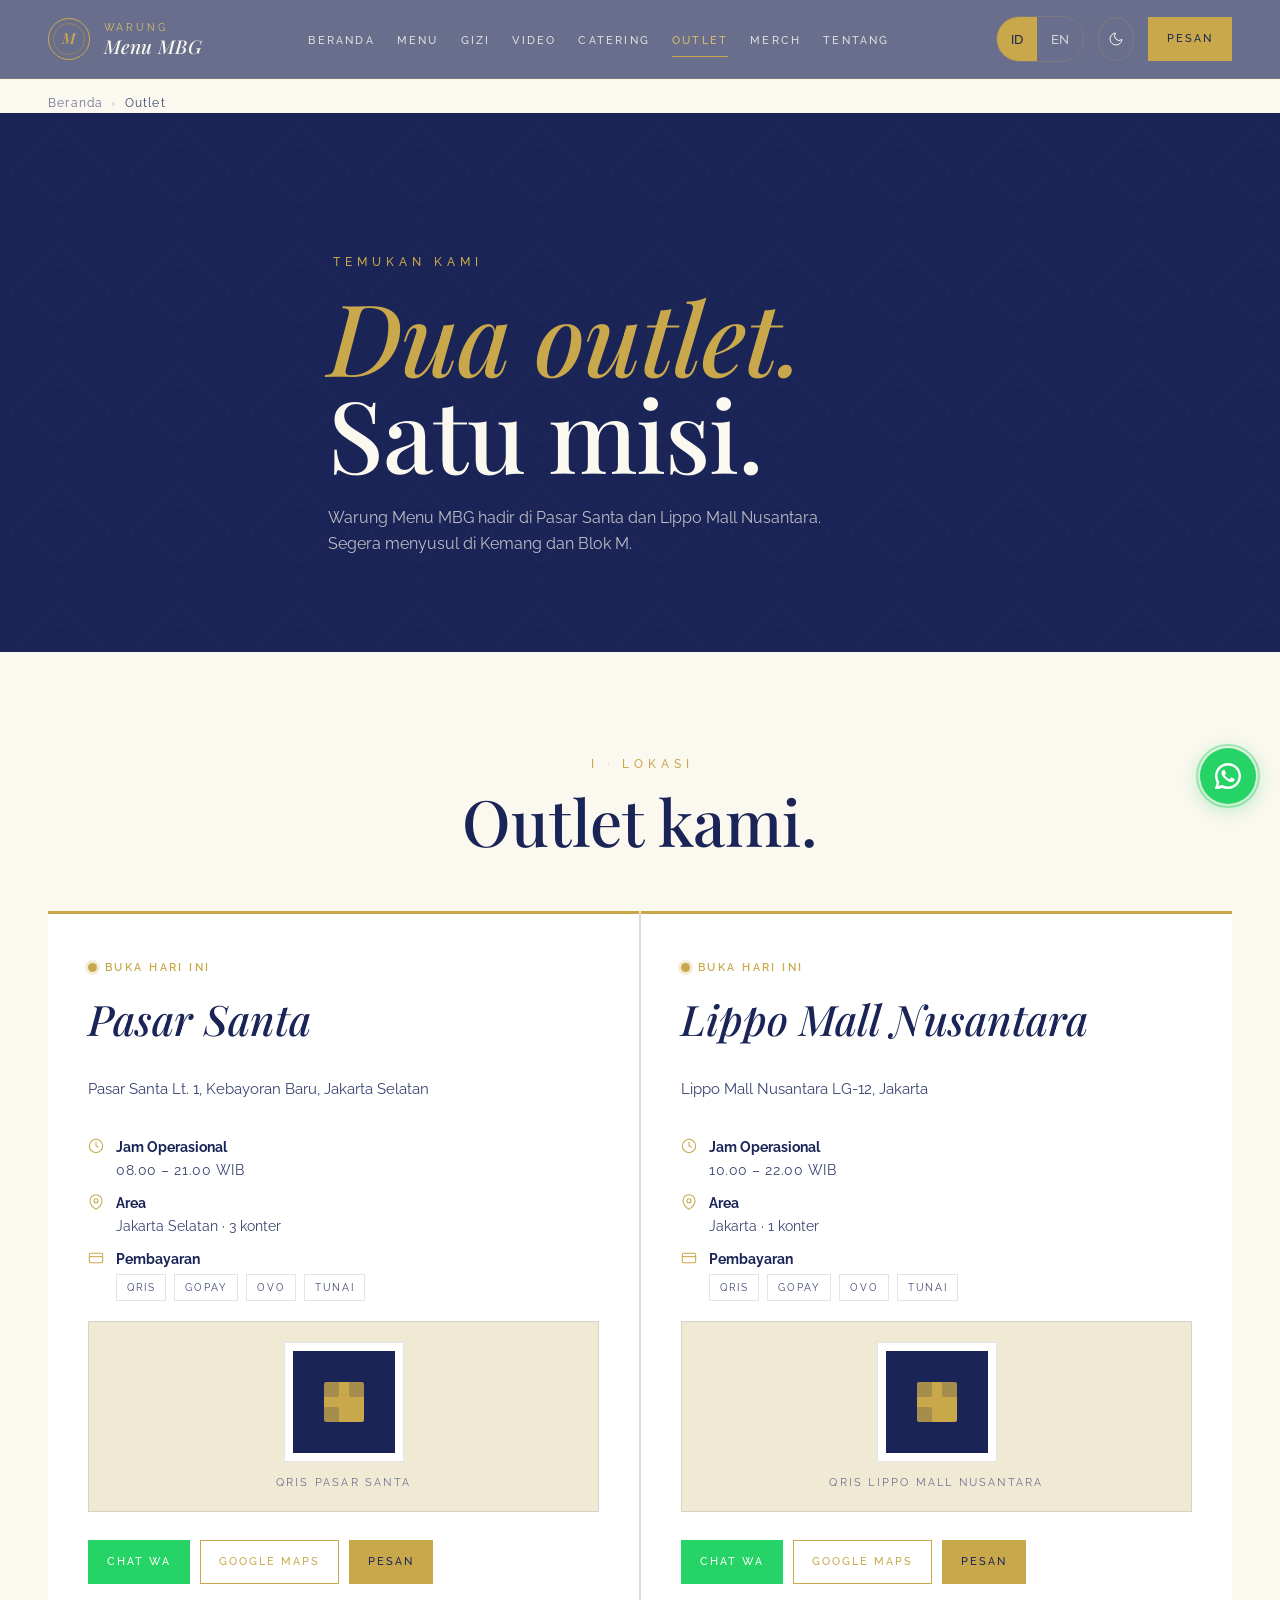
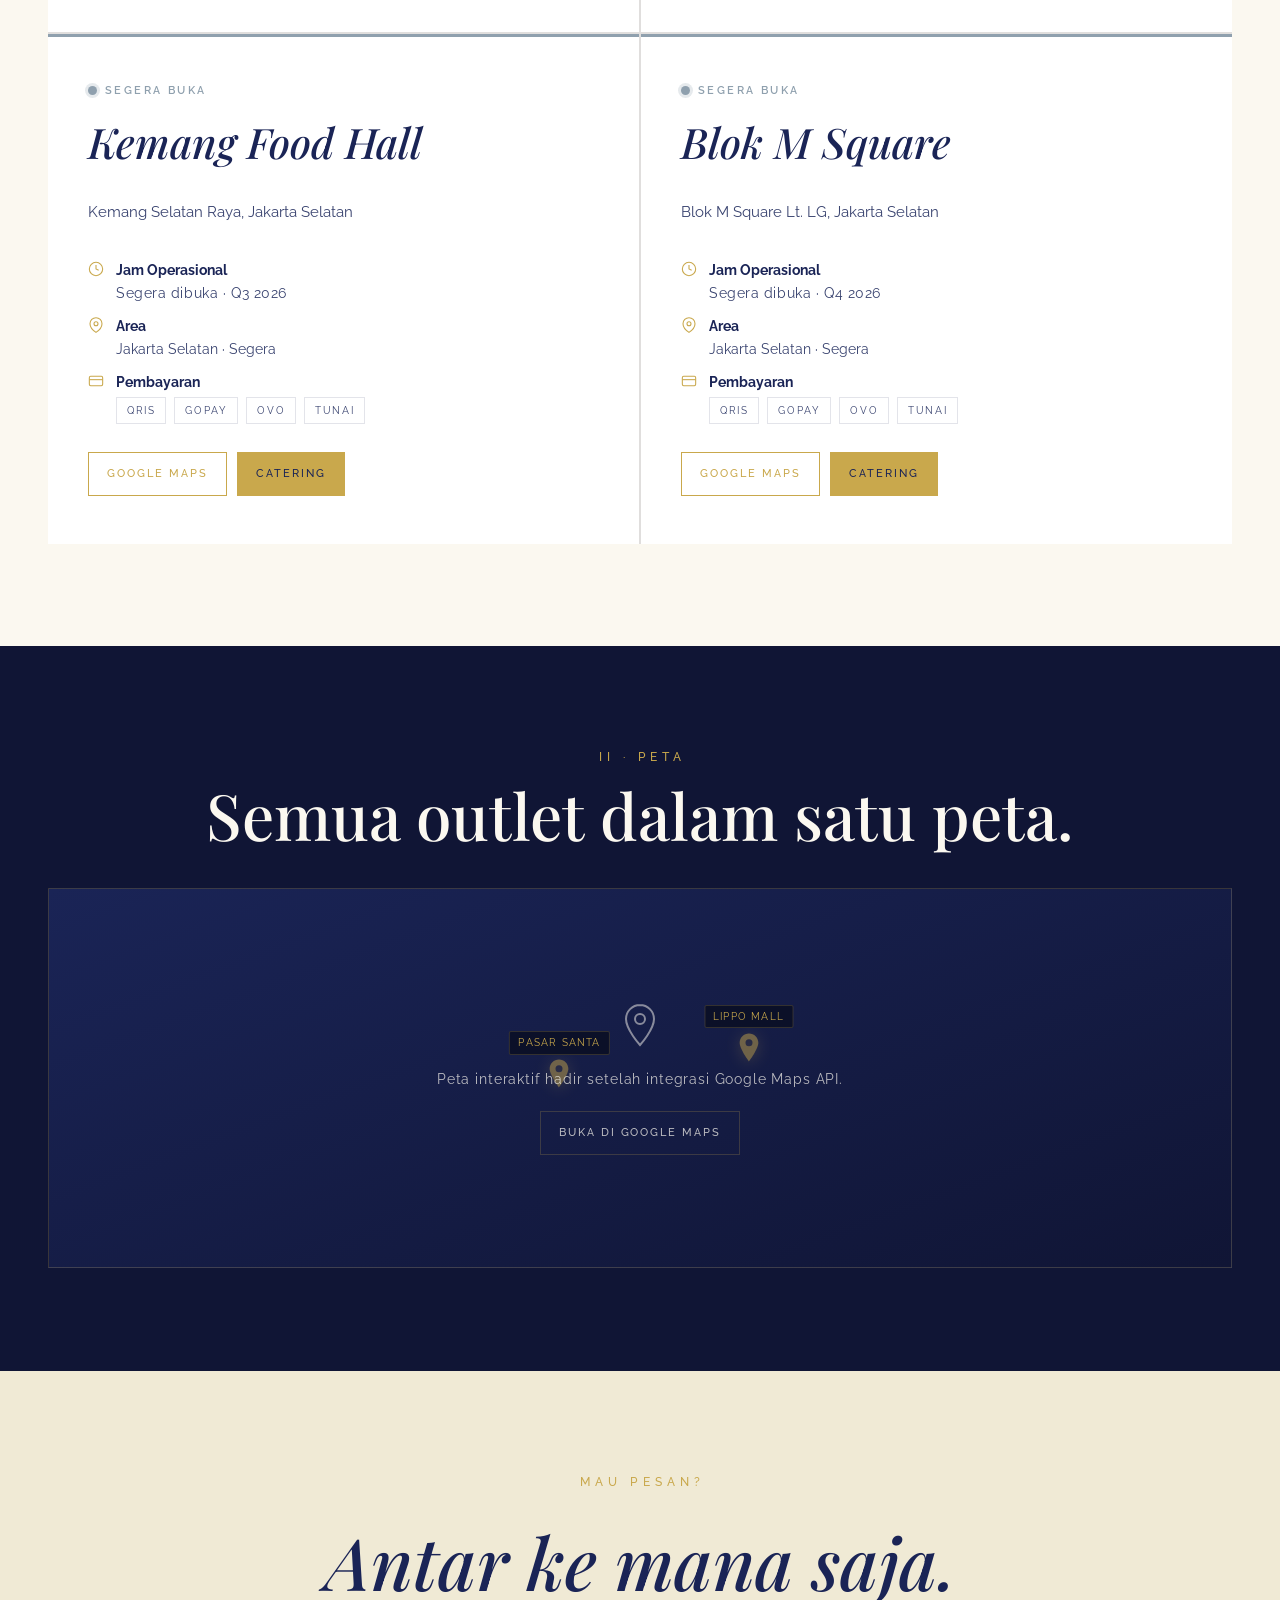
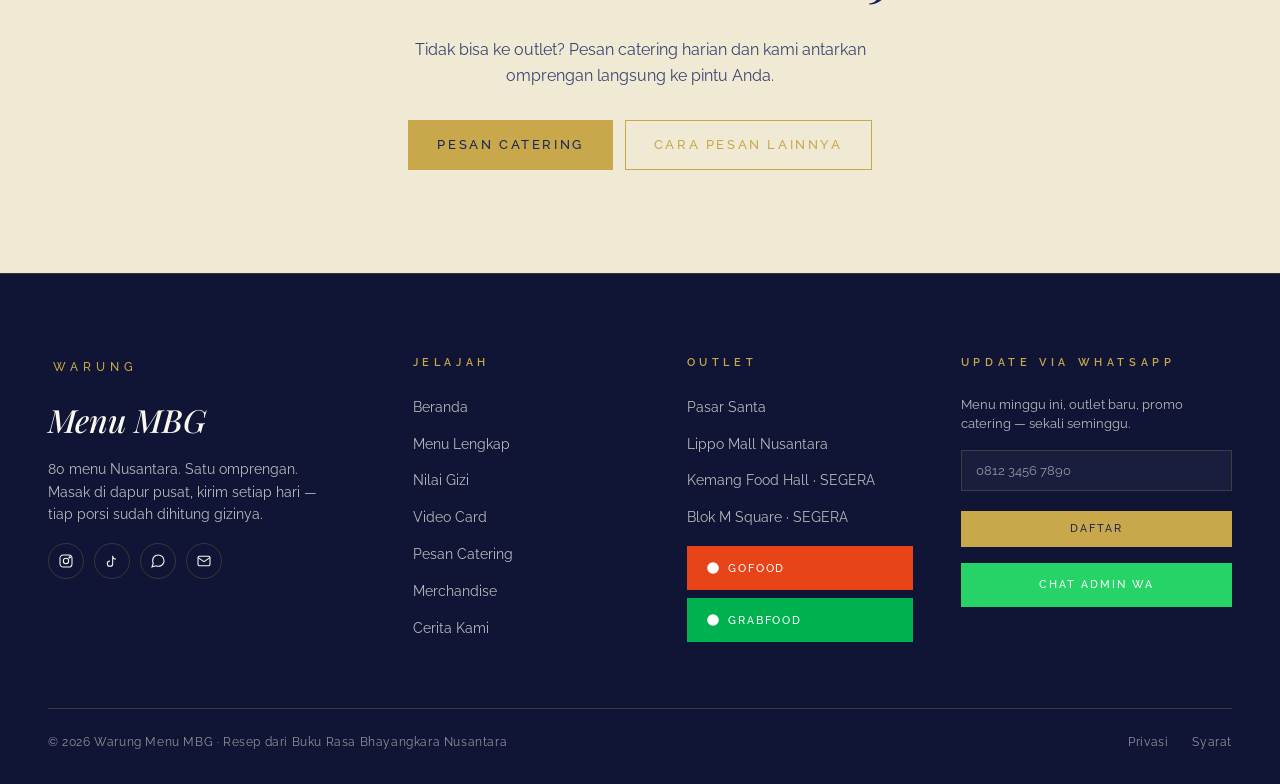
<file: outlet.html>
<!doctype html>
<html lang="id" data-theme="light">
<head>
<meta charset="utf-8" />
<meta name="viewport" content="width=device-width, initial-scale=1" />
<title>Outlet · Warung Menu MBG</title>
<meta name="description" content="Temukan outlet Warung Menu MBG terdekat — Pasar Santa (Jakarta Selatan) dan Lippo Mall Nusantara. Lihat jam buka, alamat, dan cara pembayaran." />
<meta property="og:title" content="Outlet · Warung Menu MBG" />
<meta property="og:description" content="2 pilot outlet aktif di Jakarta — Pasar Santa & Lippo Mall Nusantara. Segera hadir: Kemang Food Hall & Blok M Square." />
<meta property="og:type" content="website" />
<meta property="og:url" content="https://warungmenumbg.id/outlet.html" />
<link rel="manifest" href="manifest.json" />
<link rel="preconnect" href="https://fonts.googleapis.com">
<link rel="preconnect" href="https://fonts.gstatic.com" crossorigin>
<link href="https://fonts.googleapis.com/css2?family=Playfair+Display:ital,wght@0,400;0,500;0,600;1,400;1,500;1,600&family=Cormorant+Garamond:ital,wght@0,400;0,500;0,600;1,400;1,500;1,600&family=Raleway:wght@300;400;500;600;700&display=swap" rel="stylesheet">
<link rel="stylesheet" href="assets/shared.css" />
<style>
.o-hero { padding: 140px 0 80px; background: var(--navy); color: var(--cream); position: relative; overflow: hidden; }
.o-hero::before { content:''; position:absolute; inset:0; opacity:0.12; background-image:url("data:image/svg+xml;utf8,<svg xmlns='http://www.w3.org/2000/svg' width='120' height='120' viewBox='0 0 120 120'><g fill='none' stroke='%23C9A84C' stroke-width='0.5'><path d='M60 10 L110 60 L60 110 L10 60 Z'/><path d='M60 30 L90 60 L60 90 L30 60 Z'/></g></svg>"); background-size:120px; pointer-events:none; }
.o-hero__inner { position:relative; z-index:1; max-width:720px; }
.o-hero h1 { font-family:var(--font-serif); font-weight:500; font-size:clamp(52px,8vw,100px); line-height:0.97; margin:16px 0 24px; color:var(--cream); letter-spacing:-0.01em; }
.o-hero h1 em { color:var(--gold); font-style:italic; }

/* Outlet grid */
.o-section { padding:var(--section-py) 0; background:var(--bg); }
.o-grid { display:grid; grid-template-columns:repeat(2,1fr); gap:2px; margin-top:56px; background:var(--rule); }
@media (max-width:820px) { .o-grid { grid-template-columns:1fr; } }

.outlet-card { background:var(--surface); padding:48px 40px; position:relative; display:grid; gap:20px; align-content:start; }
.outlet-card--soon { opacity:0.72; }
.outlet-card::before { content:''; position:absolute; top:0; left:0; right:0; height:3px; background:var(--gold); }
.outlet-card--soon::before { background:var(--silver); }

.oc__status { display:inline-flex; align-items:center; gap:8px; }
.oc__dot { width:9px; height:9px; border-radius:50%; background:var(--gold); animation:pulse-dot 1.8s infinite; }
.outlet-card--soon .oc__dot { background:var(--silver); animation:none; }
@keyframes pulse-dot { 0%,100% { opacity:1; transform:scale(1); } 50% { opacity:0.6; transform:scale(0.85); } }
.oc__status-label { font-size:11px; letter-spacing:0.22em; text-transform:uppercase; color:var(--gold); font-weight:600; }
.outlet-card--soon .oc__status-label { color:var(--silver); }

.oc__name { font-family:var(--font-serif); font-style:italic; font-size:clamp(28px,4vw,42px); font-weight:500; color:var(--ink); margin:0; line-height:1.1; }
.oc__address { color:var(--ink-soft); font-size:15px; line-height:1.65; }

.oc__meta { display:grid; gap:12px; }
.oc__row { display:flex; gap:12px; align-items:flex-start; font-size:14px; }
.oc__icon { color:var(--gold); flex-shrink:0; margin-top:1px; }
.oc__text { color:var(--ink-soft); line-height:1.5; }
.oc__text strong { color:var(--ink); display:block; margin-bottom:2px; }

.oc__pay { display:flex; gap:8px; flex-wrap:wrap; margin-top:4px; }
.oc__pay-chip { font-size:10px; letter-spacing:0.16em; text-transform:uppercase; padding:5px 10px; border:1px solid var(--rule); color:var(--ink-soft); }

.oc__actions { display:flex; gap:10px; flex-wrap:wrap; margin-top:8px; }

/* QRIS box */
.qris-box { background:var(--bg-alt); border:1px solid var(--rule); padding:20px; display:grid; place-items:center; gap:12px; }
.qris-box__bg { position:absolute; opacity:0.2; }
.qris-box__placeholder { width:120px; height:120px; background:var(--surface); border:1px solid var(--rule); display:grid; place-items:center; position:relative; }
.qris-box__placeholder::before, .qris-box__placeholder::after { content:''; position:absolute; background:var(--navy); }
.qris-box__placeholder::before { inset:8px; border:3px solid var(--navy); }
.qris-inner { width:40px; height:40px; background:var(--gold); position:absolute; border-radius:2px; }
.qris-box__label { font-size:11px; letter-spacing:0.2em; text-transform:uppercase; color:var(--ink-mute); text-align:center; }

/* Map embed placeholder */
.o-map { background:var(--navy-deep); padding:var(--section-py) 0; }
.map-placeholder { height:380px; background:linear-gradient(160deg, var(--navy) 0%, var(--navy-deep) 100%); display:grid; place-items:center; border:1px solid var(--gold-hair); position:relative; overflow:hidden; }
.map-placeholder__inner { text-align:center; z-index:1; position:relative; }
.map-placeholder svg { opacity:0.5; }
.map-pin { position:absolute; }
.map-pin svg { color:var(--gold); filter:drop-shadow(0 2px 8px rgba(201,168,76,0.5)); }

/* CTA */
.o-cta { background:var(--bg-alt); padding:var(--section-py) 0; text-align:center; }
.o-cta h2 { font-family:var(--font-serif); font-style:italic; font-size:clamp(40px,6vw,72px); font-weight:500; color:var(--ink); margin:14px 0 20px; }
.o-cta__lede { max-width: 52ch; margin: 0 auto 32px; }
.o-cta__buttons { display: flex; gap: 12px; justify-content: center; flex-wrap: wrap; }

/* Hero eyebrow + lede */
.o-hero__eyebrow { color: var(--gold); }
.o-hero__lede { color: var(--cream-soft); max-width: 52ch; }

/* Map section */
.o-map__head { text-align: center; margin-bottom: 40px; }
.o-map__head .eyebrow { color: var(--gold); }
.o-map__head h2 { color: var(--cream); margin: 14px 0; }
.o-map__label {
  position: absolute; top: -28px; left: 50%; transform: translateX(-50%);
  white-space: nowrap; font-size: 10px; letter-spacing: 0.12em; text-transform: uppercase;
  color: var(--gold); font-family: var(--font-sans);
  padding: 3px 8px; background: rgba(10,15,36,0.85); border: 1px solid var(--gold-hair); border-radius: 2px;
}
.o-map__caption { margin: 12px 0 0; color: var(--cream-soft); font-size: 14px; letter-spacing: 0.06em; }
.o-map__link { margin-top: 20px; color: var(--cream-soft); border-color: var(--gold-hair); }
.o-map__link:hover { background: var(--gold); color: var(--navy); border-color: var(--gold); }
.map-pin--s1 { top: 45%; left: 42%; }
.map-pin--s2 { top: 38%; left: 58%; }

/* Outlet status dot — stronger contrast (gold ring) */
.oc__dot { box-shadow: 0 0 0 3px rgba(201, 168, 76, 0.22); }
.outlet-card--soon .oc__dot { box-shadow: 0 0 0 3px rgba(143, 160, 174, 0.22); }
.oc__row time { font-variant-numeric: tabular-nums; letter-spacing: 0.04em; }

/* Section centre */
.section-center { text-align: center; }
.section-heading { margin: 14px 0; }
</style>
</head>
<body data-screen-label="Outlet">
<a href="#main" class="skip-link" data-id="Lompat ke konten utama" data-en="Skip to main content">Lompat ke konten utama</a>
<div id="nav-slot"></div>
<nav class="breadcrumb" aria-label="Breadcrumb">
  <a href="index.html" data-id="Beranda" data-en="Home">Beranda</a>
  <span class="breadcrumb__sep" aria-hidden="true">›</span>
  <span class="breadcrumb__current" aria-current="page" data-id="Outlet" data-en="Outlets">Outlet</span>
</nav>

<main id="main" tabindex="-1">

<header class="o-hero">
  <div class="container o-hero__inner">
    <div class="eyebrow o-hero__eyebrow" data-id="Temukan kami" data-en="Find us">Temukan kami</div>
    <h1><em data-id="Dua outlet." data-en="Two outlets.">Dua outlet.</em><br/><span data-id="Satu misi." data-en="One mission.">Satu misi.</span></h1>
    <p class="lede o-hero__lede" data-id="Warung Menu MBG hadir di Pasar Santa dan Lippo Mall Nusantara. Segera menyusul di Kemang dan Blok M." data-en="Warung Menu MBG is now at Pasar Santa and Lippo Mall Nusantara. Coming soon to Kemang and Blok M.">Warung Menu MBG hadir di Pasar Santa dan Lippo Mall Nusantara. Segera menyusul di Kemang dan Blok M.</p>
  </div>
</header>

<section class="o-section">
  <div class="container">
    <div class="section-center reveal">
      <div class="eyebrow" data-id="I · Lokasi" data-en="I · Locations">I · Lokasi</div>
      <h2 class="h-xl section-heading" data-id="Outlet kami." data-en="Our outlets.">Outlet kami.</h2>
    </div>
    <div class="o-grid" id="outlet-grid"></div>
  </div>
</section>

<!-- Map section -->
<section class="o-map">
  <div class="container">
    <div class="o-map__head reveal">
      <div class="eyebrow" data-id="II · Peta" data-en="II · Map">II · Peta</div>
      <h2 class="h-xl" data-id="Semua outlet dalam satu peta." data-en="All outlets on one map.">Semua outlet dalam satu peta.</h2>
    </div>
    <!-- TODO: Replace with live Google Maps embed when API key tersedia -->
    <div class="map-placeholder reveal" role="img" aria-label="Ilustrasi posisi outlet Pasar Santa dan Lippo Mall Nusantara" data-id-label="Ilustrasi posisi outlet Pasar Santa dan Lippo Mall Nusantara" data-en-label="Illustration of outlet pins at Pasar Santa and Lippo Mall Nusantara">
      <div class="map-pin map-pin--s1">
        <svg width="28" height="36" viewBox="0 0 24 30" fill="currentColor" aria-hidden="true"><path d="M12 0C7.58 0 4 3.58 4 8c0 5.25 8 16 8 16s8-10.75 8-16c0-4.42-3.58-8-8-8zm0 11a3 3 0 1 1 0-6 3 3 0 0 1 0 6z"/></svg>
        <div class="o-map__label">Pasar Santa</div>
      </div>
      <div class="map-pin map-pin--s2">
        <svg width="28" height="36" viewBox="0 0 24 30" fill="currentColor" aria-hidden="true"><path d="M12 0C7.58 0 4 3.58 4 8c0 5.25 8 16 8 16s8-10.75 8-16c0-4.42-3.58-8-8-8zm0 11a3 3 0 1 1 0-6 3 3 0 0 1 0 6z"/></svg>
        <div class="o-map__label">Lippo Mall</div>
      </div>
      <div class="map-placeholder__inner">
        <svg width="48" height="48" viewBox="0 0 24 24" fill="none" stroke="var(--cream)" stroke-width="1" aria-hidden="true"><path d="M12 2C8.13 2 5 5.13 5 9c0 5.25 7 13 7 13s7-7.75 7-13c0-3.87-3.13-7-7-7z"/><circle cx="12" cy="9" r="2.5"/></svg>
        <p class="o-map__caption" data-id="Peta interaktif hadir setelah integrasi Google Maps API." data-en="Interactive map lands once the Google Maps API is wired in.">Peta interaktif hadir setelah integrasi Google Maps API.</p>
        <a href="https://maps.google.com/?q=Pasar+Santa+Jakarta" target="_blank" rel="noopener noreferrer" class="btn btn--outline btn--small o-map__link" data-id="Buka di Google Maps" data-en="Open in Google Maps">Buka di Google Maps</a>
      </div>
    </div>
  </div>
</section>

<section class="o-cta">
  <div class="container">
    <div class="eyebrow" data-id="Mau pesan?" data-en="Want to order?">Mau pesan?</div>
    <h2 data-id="Antar ke mana saja." data-en="Deliver anywhere.">Antar ke mana saja.</h2>
    <p class="lede o-cta__lede" data-id="Tidak bisa ke outlet? Pesan catering harian dan kami antarkan omprengan langsung ke pintu Anda." data-en="Can't visit? Order daily catering and we deliver your omprengan straight to your door.">Tidak bisa ke outlet? Pesan catering harian dan kami antarkan omprengan langsung ke pintu Anda.</p>
    <div class="o-cta__buttons">
      <a href="catering.html" class="btn btn--gold" data-id="Pesan Catering" data-en="Order Catering">Pesan Catering</a>
      <a href="pesan.html" class="btn btn--outline" data-id="Cara Pesan Lainnya" data-en="More Ways to Order">Cara Pesan Lainnya</a>
    </div>
  </div>
</section>

</main>

<div id="footer-slot"></div>
<script src="assets/data.js"></script>
<script src="assets/shared.js"></script>
<script>
window.mountLayout();
if (window.renderNavMega) window.renderNavMega();
if (window.MBG && window.MBG.initCountUp) window.MBG.initCountUp();

const grid = document.getElementById('outlet-grid');

const esc = (s) => String(s ?? '').replace(/[&<>"']/g, (c) => ({
  '&':'&amp;','<':'&lt;','>':'&gt;','"':'&quot;',"'":'&#39;'
}[c]));

(window.MBG_OUTLETS || []).forEach((o) => {
  const isSoon = o.status === 'soon';

  // WhatsApp link — pre-fill per-outlet question, uses MBG_WA if available
  const waBase = (window.MBG_WA && window.waLink)
    ? window.waLink(`Halo Warung Menu MBG ${o.name}! Saya ingin info menu dan ketersediaan hari ini.`)
    : `https://wa.me/6281234567890?text=${encodeURIComponent(`Halo Warung Menu MBG ${o.name}! Saya ingin info menu dan ketersediaan hari ini.`)}`;
  const mapsHref = `https://maps.google.com/?q=${encodeURIComponent(o.address)}`;

  const card = document.createElement('article');
  card.className = `outlet-card reveal${isSoon ? ' outlet-card--soon' : ''}`;
  card.innerHTML = `
    <div class="oc__status">
      <span class="oc__dot" aria-hidden="true"></span>
      <span class="oc__status-label" data-id="${isSoon ? 'Segera Buka' : 'Buka Hari Ini'}" data-en="${isSoon ? 'Coming Soon' : 'Open Today'}">${isSoon ? 'Segera Buka' : 'Buka Hari Ini'}</span>
    </div>
    <h3 class="oc__name">${esc(o.name)}</h3>
    <p class="oc__address">${esc(o.address)}</p>
    <div class="oc__meta">
      <div class="oc__row">
        <svg class="oc__icon" width="16" height="16" viewBox="0 0 24 24" fill="none" stroke="currentColor" stroke-width="1.6" aria-hidden="true"><circle cx="12" cy="12" r="10"/><path d="M12 6v6l4 2"/></svg>
        <div class="oc__text"><strong data-id="Jam Operasional" data-en="Hours">Jam Operasional</strong><time>${esc(o.hours)}</time></div>
      </div>
      <div class="oc__row">
        <svg class="oc__icon" width="16" height="16" viewBox="0 0 24 24" fill="none" stroke="currentColor" stroke-width="1.6" aria-hidden="true"><path d="M21 10c0 7-9 13-9 13s-9-6-9-13a9 9 0 0 1 18 0z"/><circle cx="12" cy="10" r="3"/></svg>
        <div class="oc__text"><strong data-id="Area" data-en="Area">Area</strong>${esc(o.area)} · ${esc(o.units)}</div>
      </div>
      <div class="oc__row">
        <svg class="oc__icon" width="16" height="16" viewBox="0 0 24 24" fill="none" stroke="currentColor" stroke-width="1.6" aria-hidden="true"><rect x="2" y="5" width="20" height="14" rx="2"/><path d="M2 10h20"/></svg>
        <div class="oc__text">
          <strong data-id="Pembayaran" data-en="Payment">Pembayaran</strong>
          <div class="oc__pay">
            <span class="oc__pay-chip">QRIS</span>
            <span class="oc__pay-chip">GoPay</span>
            <span class="oc__pay-chip">OVO</span>
            <span class="oc__pay-chip" data-id="Tunai" data-en="Cash">Tunai</span>
          </div>
        </div>
      </div>
    </div>
    ${!isSoon ? `
    <div class="qris-box">
      <div class="qris-box__placeholder" role="img" aria-label="Ilustrasi kode QRIS di kasir ${esc(o.name)}">
        <div class="qris-inner"></div>
        <svg width="60" height="60" viewBox="0 0 60 60" class="qris-box__bg" aria-hidden="true"><rect x="5" y="5" width="20" height="20" rx="2" fill="var(--navy)"/><rect x="35" y="5" width="20" height="20" rx="2" fill="var(--navy)"/><rect x="5" y="35" width="20" height="20" rx="2" fill="var(--navy)"/></svg>
      </div>
      <div class="qris-box__label" data-id="QRIS ${esc(o.name)}" data-en="QRIS ${esc(o.name)}">QRIS ${esc(o.name)}</div>
    </div>` : ''}
    <div class="oc__actions">
      ${!isSoon ? `<a href="${esc(waBase)}" target="_blank" rel="noopener noreferrer" class="btn btn--wa btn--small" data-id="Chat WA" data-en="Chat WA">Chat WA</a>` : ''}
      <a href="${esc(mapsHref)}" target="_blank" rel="noopener noreferrer" class="btn btn--outline btn--small" data-id="Google Maps" data-en="Google Maps">Google Maps</a>
      <a href="catering.html" class="btn btn--gold btn--small" data-id="${isSoon ? 'Catering' : 'Pesan'}" data-en="${isSoon ? 'Catering' : 'Order'}">${isSoon ? 'Catering' : 'Pesan'}</a>
    </div>`;
  grid.appendChild(card);
});

// Re-apply language for newly injected nodes
if (window.setLang) window.setLang(window.getLang ? window.getLang() : 'id');
</script>
<script>
  if ("serviceWorker" in navigator) {
    window.addEventListener("load", () => {
      navigator.serviceWorker.register("/sw.js")
        .then(reg => console.log("[MBG] SW registered:", reg.scope))
        .catch(err => console.warn("[MBG] SW registration failed:", err));
    });
  }
</script>
</body>
</html>
</file>
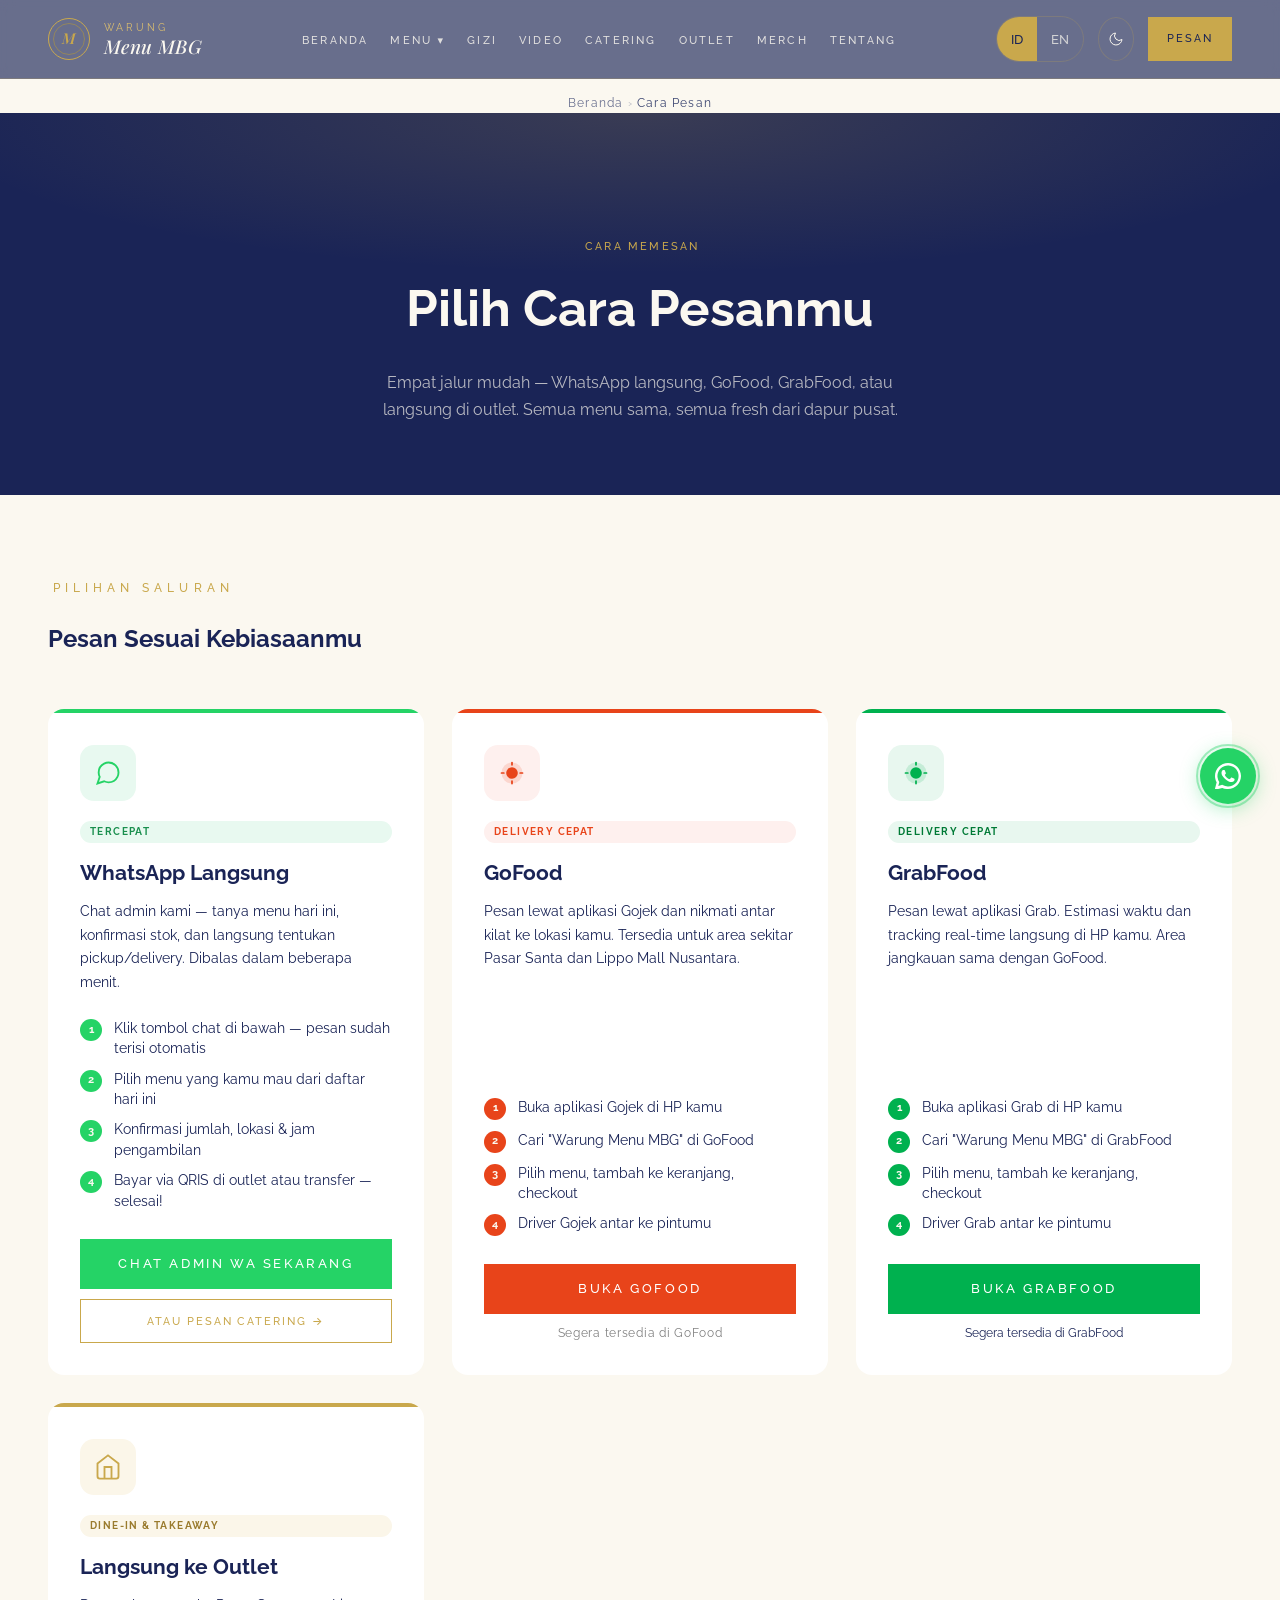
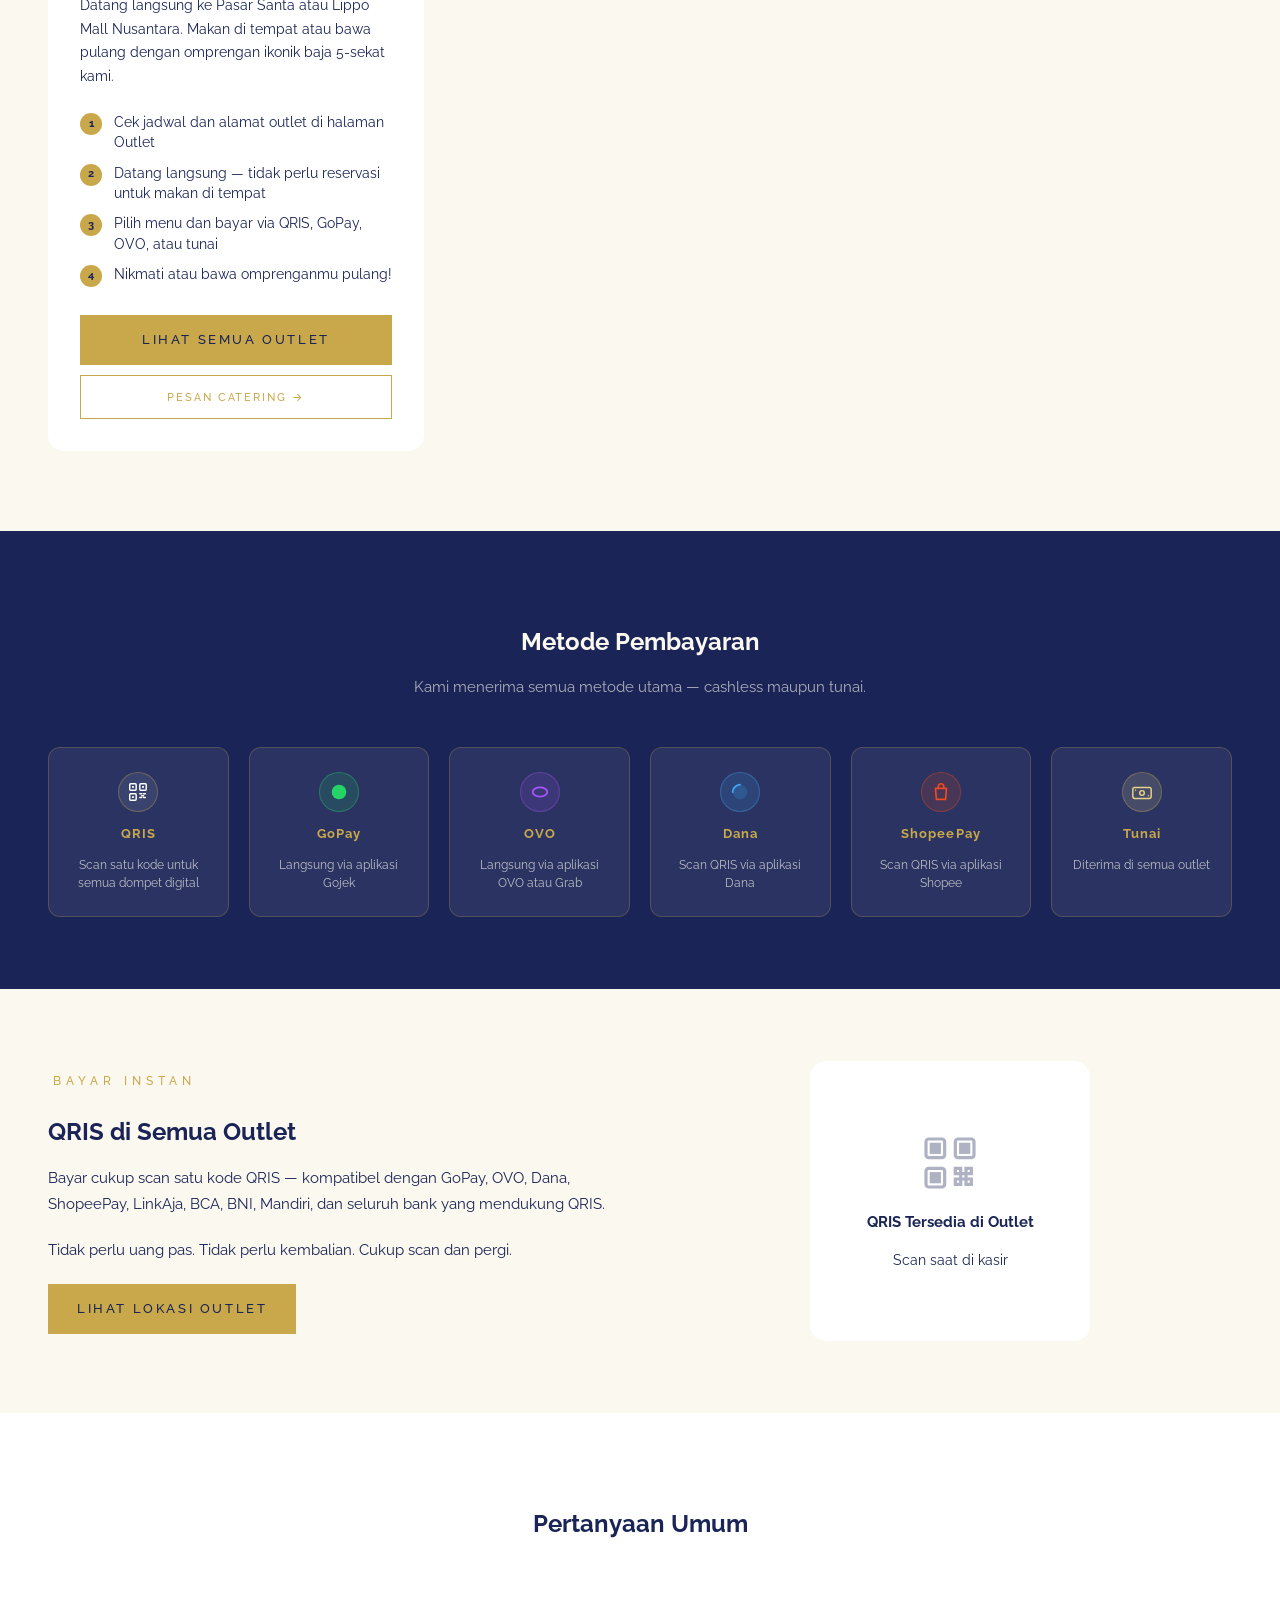
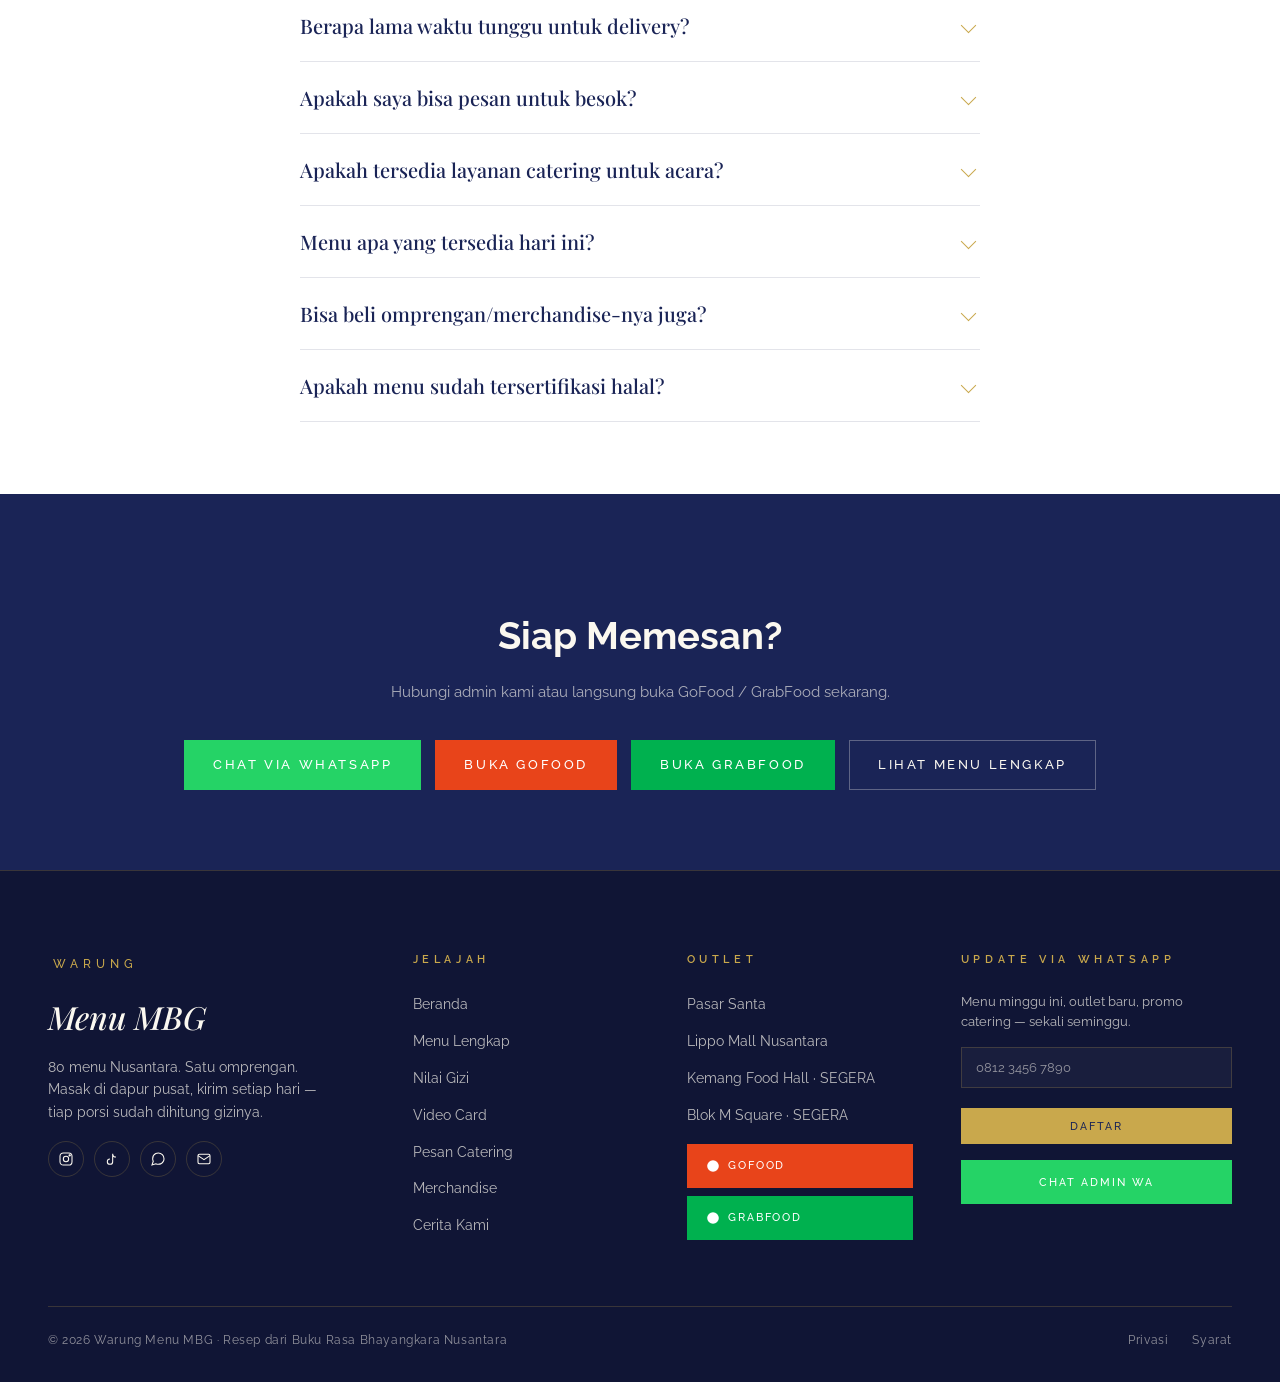
<file: pesan.html>
<!DOCTYPE html>
<html lang="id" data-theme="light">
<head>
  <meta charset="UTF-8" />
  <meta name="viewport" content="width=device-width, initial-scale=1.0" />
  <title>Cara Pesan · Warung Menu MBG</title>
  <meta name="description" content="Pesan menu MBG via WhatsApp, GoFood, GrabFood, atau langsung di outlet. Tersedia QRIS, GoPay, OVO, dan tunai di semua lokasi kami." />
  <meta property="og:title" content="Cara Pesan · Warung Menu MBG" />
  <meta property="og:description" content="Empat cara mudah memesan menu Nusantara dari Warung Menu MBG — dine-in, delivery, catering, atau beli online." />
  <meta property="og:url" content="https://warungmenumbg.id/pesan.html" />
  <meta property="og:type" content="website" />
  <meta property="og:image" content="assets/og-image.jpg" />
  <link rel="manifest" href="manifest.json" />
  <link rel="preconnect" href="https://fonts.googleapis.com" />
  <link rel="preconnect" href="https://fonts.gstatic.com" crossorigin />
  <link href="https://fonts.googleapis.com/css2?family=Playfair+Display:ital,wght@0,400;0,600;0,700;1,400&family=Cormorant+Garamond:ital,wght@0,400;0,600;1,400&family=Raleway:wght@400;500;600;700&family=Inter:wght@400;500;600&display=swap" rel="stylesheet" />
  <link rel="stylesheet" href="assets/shared.css" />
  <script src="assets/data.js" defer></script>
  <script src="assets/shared.js"></script>

  <style>
    /* ── Page-specific styles ── */
    .pesan-hero {
      background: var(--navy);
      color: var(--cream);
      padding: 120px 0 72px;
      text-align: center;
      position: relative;
      overflow: hidden;
    }
    .pesan-hero::before {
      content: '';
      position: absolute;
      inset: 0;
      background: radial-gradient(ellipse 80% 60% at 50% 0%, rgba(201,168,76,.18) 0%, transparent 70%);
      pointer-events: none;
    }
    .pesan-hero .eyebrow { color: var(--gold); letter-spacing: .2em; font-size: 11px; }
    .pesan-hero h1 { font-size: clamp(2rem, 5vw, 3.2rem); margin: 12px 0 20px; color: var(--cream); }
    .pesan-hero p { font-size: 1rem; color: rgba(251,248,240,.7); max-width: 520px; margin: 0 auto; line-height: 1.7; }

    /* ── Channel cards ── */
    .channels { padding: 80px 0; background: var(--cream); }
    .channels__grid {
      display: grid;
      grid-template-columns: repeat(auto-fit, minmax(280px, 1fr));
      gap: 28px;
      margin-top: 52px;
    }
    .channel-card {
      background: var(--white);
      border: 1.5px solid var(--border);
      border-radius: 16px;
      padding: 36px 32px 32px;
      display: flex;
      flex-direction: column;
      gap: 0;
      transition: transform .2s, box-shadow .2s, border-color .2s;
      position: relative;
      overflow: hidden;
    }
    .channel-card::before {
      content: '';
      position: absolute;
      top: 0; left: 0; right: 0;
      height: 4px;
      border-radius: 16px 16px 0 0;
    }
    .channel-card.ch--wa::before   { background: #25D366; }
    .channel-card.ch--gofood::before { background: var(--red); }
    .channel-card.ch--grab::before { background: #00B14F; }
    .channel-card.ch--outlet::before { background: var(--gold); }

    .channel-card:hover { transform: translateY(-4px); box-shadow: 0 16px 40px rgba(26,36,86,.1); border-color: var(--gold); }

    .channel-card__icon {
      width: 56px; height: 56px;
      border-radius: 14px;
      display: flex; align-items: center; justify-content: center;
      margin-bottom: 20px;
      flex-shrink: 0;
    }
    .ch--wa   .channel-card__icon { background: #E8F9F0; }
    .ch--gofood .channel-card__icon { background: #FEF0EE; }
    .ch--grab .channel-card__icon { background: #E8F7EF; }
    .ch--outlet .channel-card__icon { background: #FBF6E9; }

    .channel-card__badge {
      display: inline-block;
      font-family: var(--font-sans);
      font-size: 10px;
      font-weight: 700;
      letter-spacing: .14em;
      text-transform: uppercase;
      padding: 3px 10px;
      border-radius: 100px;
      margin-bottom: 14px;
    }
    .ch--wa   .channel-card__badge { background: #E8F9F0; color: #1A8F4E; }
    .ch--gofood .channel-card__badge { background: #FEF0EE; color: var(--red); }
    .ch--grab .channel-card__badge { background: #E8F7EF; color: #007A36; }
    .ch--outlet .channel-card__badge { background: #FBF6E9; color: #9A7B2E; }

    .channel-card h3 { font-size: 1.3rem; color: var(--navy); margin: 0 0 10px; }
    .channel-card p { font-size: .9rem; color: var(--text-muted); line-height: 1.65; flex: 1; margin: 0 0 24px; }

    .channel-card__steps {
      list-style: none;
      padding: 0; margin: 0 0 28px;
      display: flex; flex-direction: column; gap: 10px;
    }
    .channel-card__steps li {
      display: flex; align-items: flex-start; gap: 12px;
      font-size: .85rem; color: var(--text-muted); line-height: 1.5;
    }
    .step-num {
      width: 22px; height: 22px;
      border-radius: 50%;
      background: var(--navy);
      color: var(--cream);
      font-size: 11px; font-weight: 700;
      display: flex; align-items: center; justify-content: center;
      flex-shrink: 0; margin-top: 1px;
    }
    .ch--wa   .step-num { background: #25D366; }
    .ch--gofood .step-num { background: var(--red); }
    .ch--grab .step-num { background: #00B14F; }
    .ch--outlet .step-num { background: var(--gold); color: var(--navy); }

    .channel-card__cta { margin-top: auto; display: flex; flex-direction: column; gap: 10px; }

    /* ── Payment section ── */
    .payment { padding: 72px 0; background: var(--navy); color: var(--cream); }
    .payment h2 { color: var(--cream); text-align: center; margin-bottom: 8px; }
    .payment > .container > p { text-align: center; color: rgba(251,248,240,.65); font-size: .95rem; margin-bottom: 48px; }
    .payment__grid {
      display: grid;
      grid-template-columns: repeat(auto-fit, minmax(160px, 1fr));
      gap: 20px;
    }
    .pay-chip {
      background: rgba(255,255,255,.07);
      border: 1px solid rgba(201,168,76,.25);
      border-radius: 12px;
      padding: 24px 20px;
      display: flex; flex-direction: column; align-items: center; gap: 12px;
      text-align: center;
    }
    .pay-chip__icon {
      width: 40px; height: 40px;
      display: grid; place-items: center;
      color: var(--gold-light);
      background: rgba(201,168,76,0.12);
      border-radius: 50%;
      border: 1px solid rgba(201,168,76,0.35);
    }
    .pay-chip__icon svg { width: 22px; height: 22px; }
    .pay-chip--qris .pay-chip__icon   { color: #FFFFFF; background: rgba(255,255,255,0.08); }
    .pay-chip--gopay .pay-chip__icon  { color: #25D366; background: rgba(37,211,102,0.15); border-color: rgba(37,211,102,0.35); }
    .pay-chip--ovo .pay-chip__icon    { color: #A855F7; background: rgba(168,85,247,0.15); border-color: rgba(168,85,247,0.35); }
    .pay-chip--dana .pay-chip__icon   { color: #3FA9F5; background: rgba(63,169,245,0.15); border-color: rgba(63,169,245,0.35); }
    .pay-chip--shopee .pay-chip__icon { color: #F04A1E; background: rgba(240,74,30,0.15); border-color: rgba(240,74,30,0.35); }
    .pay-chip--cash .pay-chip__icon   { color: #E8D38A; background: rgba(232,211,138,0.15); }
    .pay-chip__name { font-family: var(--font-sans); font-size: .8rem; font-weight: 700; letter-spacing: .08em; color: var(--gold); }
    .pay-chip__desc { font-size: .75rem; color: rgba(251,248,240,.7); line-height: 1.5; }

    /* Coming-soon span under channel CTA */
    .channel-card__soon {
      font-size: .75rem;
      color: var(--text-muted, rgba(0,0,0,0.5));
      text-align: center;
      letter-spacing: 0.06em;
    }
    [data-theme="dark"] .channel-card__soon { color: rgba(251,248,240,0.5); }

    /* Bottom CTA row full-menu link */
    .pesan-cta .btn--outline--invert { border-color: rgba(251,248,240,.3); color: var(--cream); }
    .pesan-cta .btn--outline--invert:hover { background: var(--gold); color: var(--navy); border-color: var(--gold); }

    /* ── QRIS section ── */
    .qris-section { padding: 72px 0; background: var(--cream); }
    .qris-section .inner {
      display: grid;
      grid-template-columns: 1fr 1fr;
      gap: 56px; align-items: center;
    }
    .qris-section h2 { margin-bottom: 16px; }
    .qris-section p { color: var(--text-muted); line-height: 1.7; margin-bottom: 20px; font-size: .95rem; }
    .qris-placeholder {
      background: var(--white);
      border: 2px dashed var(--border);
      border-radius: 16px;
      aspect-ratio: 1;
      max-width: 280px;
      margin: 0 auto;
      display: flex; flex-direction: column; align-items: center; justify-content: center; gap: 16px;
      color: var(--text-muted);
      font-size: .85rem; text-align: center; padding: 32px;
    }
    .qris-placeholder svg { opacity: .35; }
    .qris-placeholder strong { color: var(--navy); font-family: var(--font-sans); font-size: .95rem; }

    /* ── FAQ strip ── */
    .faq { padding: 72px 0; background: var(--white); }
    .faq h2 { text-align: center; margin-bottom: 48px; }
    .faq__list { max-width: 680px; margin: 0 auto; display: flex; flex-direction: column; gap: 0; }
    .faq-item { border-bottom: 1px solid var(--border); }
    .faq-item summary {
      padding: 20px 0;
      font-family: var(--font-sans); font-weight: 600; font-size: .95rem;
      color: var(--navy); cursor: pointer; list-style: none;
      display: flex; justify-content: space-between; align-items: center; gap: 16px;
    }
    .faq-item summary::-webkit-details-marker { display: none; }
    .faq-item summary::after {
      content: '+';
      font-size: 1.4rem; font-weight: 300; color: var(--gold);
      flex-shrink: 0; transition: transform .2s;
    }
    .faq-item[open] summary::after { transform: rotate(45deg); }
    .faq-item p { padding: 0 0 20px; color: var(--text-muted); font-size: .9rem; line-height: 1.7; margin: 0; }

    /* ── CTA bottom ── */
    .pesan-cta { padding: 80px 0; background: var(--navy); text-align: center; }
    .pesan-cta h2 { color: var(--cream); margin-bottom: 12px; font-size: clamp(1.6rem, 3.5vw, 2.4rem); }
    .pesan-cta p { color: rgba(251,248,240,.65); margin-bottom: 36px; font-size: .95rem; }
    .pesan-cta .btn-row { display: flex; flex-wrap: wrap; gap: 14px; justify-content: center; }

    /* ── Dark mode ── */
    [data-theme="dark"] .channel-card { background: var(--navy-mid, #22325A); border-color: rgba(201,168,76,.2); }
    [data-theme="dark"] .channel-card:hover { border-color: var(--gold); }
    [data-theme="dark"] .channel-card h3 { color: var(--cream); }
    [data-theme="dark"] .qris-section { background: var(--navy); }
    [data-theme="dark"] .qris-placeholder { background: rgba(255,255,255,.06); border-color: rgba(201,168,76,.2); }
    [data-theme="dark"] .faq { background: var(--navy); }
    [data-theme="dark"] .faq-item { border-color: rgba(201,168,76,.15); }
    [data-theme="dark"] .faq-item summary { color: var(--cream); }
    [data-theme="dark"] .ch--wa   .channel-card__icon { background: rgba(37,211,102,.12); }
    [data-theme="dark"] .ch--gofood .channel-card__icon { background: rgba(232,68,26,.12); }
    [data-theme="dark"] .ch--grab .channel-card__icon { background: rgba(0,177,79,.12); }
    [data-theme="dark"] .ch--outlet .channel-card__icon { background: rgba(201,168,76,.12); }
    [data-theme="dark"] .channels { background: var(--navy-deep, #141C3E); }

    @media (max-width: 768px) {
      .qris-section .inner { grid-template-columns: 1fr; }
      .qris-placeholder { max-width: 240px; }
      .channels__grid { grid-template-columns: 1fr; }
    }
  </style>
</head>
<body>
  <a href="#main" class="skip-link" data-id="Lompat ke konten utama" data-en="Skip to main content">Lompat ke konten utama</a>
  <div id="nav-slot"></div>

  <!-- Breadcrumb -->
  <nav class="breadcrumb breadcrumb--dark" aria-label="Breadcrumb">
    <div class="container breadcrumb__row">
      <a href="index.html" data-id="Beranda" data-en="Home">Beranda</a>
      <span class="breadcrumb__sep" aria-hidden="true">›</span>
      <span class="breadcrumb__current" aria-current="page" data-id="Cara Pesan" data-en="How to Order">Cara Pesan</span>
    </div>
  </nav>

  <main id="main" tabindex="-1">

  <!-- Hero -->
  <section class="pesan-hero">
    <div class="container">
      <span class="eyebrow" data-id="CARA MEMESAN" data-en="HOW TO ORDER">CARA MEMESAN</span>
      <h1 data-id="Pilih Cara Pesanmu" data-en="Choose How to Order">Pilih Cara Pesanmu</h1>
      <p data-id="Empat jalur mudah — WhatsApp langsung, GoFood, GrabFood, atau langsung di outlet. Semua menu sama, semua fresh dari dapur pusat." data-en="Four easy channels — WhatsApp direct, GoFood, GrabFood, or in-person at outlet. Same menu, all fresh from our central kitchen.">Empat jalur mudah — WhatsApp langsung, GoFood, GrabFood, atau langsung di outlet. Semua menu sama, semua fresh dari dapur pusat.</p>
    </div>
  </section>

  <!-- Channels -->
  <section class="channels">
    <div class="container">
      <div class="section-header reveal">
        <span class="eyebrow" data-id="PILIHAN SALURAN" data-en="ORDER CHANNELS">PILIHAN SALURAN</span>
        <h2 data-id="Pesan Sesuai Kebiasaanmu" data-en="Order Your Way">Pesan Sesuai Kebiasaanmu</h2>
      </div>

      <div class="channels__grid">

        <!-- WhatsApp -->
        <div class="channel-card ch--wa reveal">
          <div class="channel-card__icon">
            <svg width="28" height="28" viewBox="0 0 24 24" fill="none" stroke="#25D366" stroke-width="1.6">
              <path d="M21 11.5a8.4 8.4 0 0 1-.9 3.8 8.5 8.5 0 0 1-7.6 4.7 8.4 8.4 0 0 1-3.8-.9L3 21l1.9-5.7a8.4 8.4 0 0 1-.9-3.8 8.5 8.5 0 0 1 4.7-7.6A8.4 8.4 0 0 1 12.5 3a8.5 8.5 0 0 1 8.5 8.5z"/>
            </svg>
          </div>
          <span class="channel-card__badge" data-id="Tercepat" data-en="Fastest">Tercepat</span>
          <h3 data-id="WhatsApp Langsung" data-en="WhatsApp Direct">WhatsApp Langsung</h3>
          <p data-id="Chat admin kami — tanya menu hari ini, konfirmasi stok, dan langsung tentukan pickup/delivery. Dibalas dalam beberapa menit." data-en="Chat our admin — ask about today's menu, confirm stock, and arrange pickup or delivery. Replied within minutes.">Chat admin kami — tanya menu hari ini, konfirmasi stok, dan langsung tentukan pickup/delivery. Dibalas dalam beberapa menit.</p>
          <ul class="channel-card__steps">
            <li>
              <span class="step-num">1</span>
              <span data-id="Klik tombol chat di bawah — pesan sudah terisi otomatis" data-en="Tap the chat button below — message is pre-filled">Klik tombol chat di bawah — pesan sudah terisi otomatis</span>
            </li>
            <li>
              <span class="step-num">2</span>
              <span data-id="Pilih menu yang kamu mau dari daftar hari ini" data-en="Choose your menu from today's rotation">Pilih menu yang kamu mau dari daftar hari ini</span>
            </li>
            <li>
              <span class="step-num">3</span>
              <span data-id="Konfirmasi jumlah, lokasi & jam pengambilan" data-en="Confirm quantity, location & pickup time">Konfirmasi jumlah, lokasi &amp; jam pengambilan</span>
            </li>
            <li>
              <span class="step-num">4</span>
              <span data-id="Bayar via QRIS di outlet atau transfer — selesai!" data-en="Pay via QRIS at outlet or transfer — done!">Bayar via QRIS di outlet atau transfer — selesai!</span>
            </li>
          </ul>
          <div class="channel-card__cta">
            <a id="wa-pesan-btn" href="https://wa.me/6281234567890?text=Halo%20Warung%20Menu%20MBG!%20Saya%20mau%20pesan%20menu%20hari%20ini.%20Bisa%20bantu%3F" class="btn btn--wa" target="_blank" rel="noopener" data-id="Chat Admin WA Sekarang" data-en="Chat WA Admin Now">Chat Admin WA Sekarang</a>
            <a href="catering.html" class="btn btn--outline btn--small" data-id="Atau pesan catering →" data-en="Or order catering →">Atau pesan catering →</a>
          </div>
        </div>

        <!-- GoFood -->
        <div class="channel-card ch--gofood reveal">
          <div class="channel-card__icon">
            <svg width="28" height="28" viewBox="0 0 24 24" fill="none">
              <circle cx="12" cy="12" r="9" fill="#E8441A" opacity=".15"/>
              <circle cx="12" cy="12" r="5" fill="#E8441A"/>
              <path d="M12 3v2M12 19v2M3 12h2M19 12h2" stroke="#E8441A" stroke-width="1.5" stroke-linecap="round"/>
            </svg>
          </div>
          <span class="channel-card__badge" data-id="Delivery Cepat" data-en="Fast Delivery">Delivery Cepat</span>
          <h3 data-id="GoFood" data-en="GoFood">GoFood</h3>
          <p data-id="Pesan lewat aplikasi Gojek dan nikmati antar kilat ke lokasi kamu. Tersedia untuk area sekitar Pasar Santa dan Lippo Mall Nusantara." data-en="Order via the Gojek app and enjoy fast delivery to your location. Available around Pasar Santa and Lippo Mall Nusantara.">Pesan lewat aplikasi Gojek dan nikmati antar kilat ke lokasi kamu. Tersedia untuk area sekitar Pasar Santa dan Lippo Mall Nusantara.</p>
          <ul class="channel-card__steps">
            <li>
              <span class="step-num">1</span>
              <span data-id="Buka aplikasi Gojek di HP kamu" data-en="Open the Gojek app on your phone">Buka aplikasi Gojek di HP kamu</span>
            </li>
            <li>
              <span class="step-num">2</span>
              <span data-id='Cari "Warung Menu MBG" di GoFood' data-en='Search "Warung Menu MBG" on GoFood'>Cari "Warung Menu MBG" di GoFood</span>
            </li>
            <li>
              <span class="step-num">3</span>
              <span data-id="Pilih menu, tambah ke keranjang, checkout" data-en="Select menu, add to cart, checkout">Pilih menu, tambah ke keranjang, checkout</span>
            </li>
            <li>
              <span class="step-num">4</span>
              <span data-id="Driver Gojek antar ke pintumu" data-en="Gojek driver delivers to your door">Driver Gojek antar ke pintumu</span>
            </li>
          </ul>
          <div class="channel-card__cta">
            <a href="https://gofood.co.id" class="btn btn--gofood" target="_blank" rel="noopener" data-id="Buka GoFood" data-en="Open GoFood">
              <svg width="14" height="14" viewBox="0 0 24 24" fill="white"><circle cx="12" cy="12" r="10"/></svg>
              Buka GoFood
            </a>
            <span class="channel-card__soon" data-id="Segera tersedia di GoFood" data-en="Coming soon on GoFood">Segera tersedia di GoFood</span>
          </div>
        </div>

        <!-- GrabFood note: the span right after GrabFood CTA will also be swapped below -->
        <!-- GrabFood -->
        <div class="channel-card ch--grab reveal">
          <div class="channel-card__icon">
            <svg width="28" height="28" viewBox="0 0 24 24" fill="none">
              <circle cx="12" cy="12" r="9" fill="#00B14F" opacity=".15"/>
              <circle cx="12" cy="12" r="5" fill="#00B14F"/>
              <path d="M12 3v2M12 19v2M3 12h2M19 12h2" stroke="#00B14F" stroke-width="1.5" stroke-linecap="round"/>
            </svg>
          </div>
          <span class="channel-card__badge" data-id="Delivery Cepat" data-en="Fast Delivery">Delivery Cepat</span>
          <h3 data-id="GrabFood" data-en="GrabFood">GrabFood</h3>
          <p data-id="Pesan lewat aplikasi Grab. Estimasi waktu dan tracking real-time langsung di HP kamu. Area jangkauan sama dengan GoFood." data-en="Order via the Grab app. Real-time delivery estimates and tracking right on your phone. Same coverage area as GoFood.">Pesan lewat aplikasi Grab. Estimasi waktu dan tracking real-time langsung di HP kamu. Area jangkauan sama dengan GoFood.</p>
          <ul class="channel-card__steps">
            <li>
              <span class="step-num">1</span>
              <span data-id="Buka aplikasi Grab di HP kamu" data-en="Open the Grab app on your phone">Buka aplikasi Grab di HP kamu</span>
            </li>
            <li>
              <span class="step-num">2</span>
              <span data-id='Cari "Warung Menu MBG" di GrabFood' data-en='Search "Warung Menu MBG" on GrabFood'>Cari "Warung Menu MBG" di GrabFood</span>
            </li>
            <li>
              <span class="step-num">3</span>
              <span data-id="Pilih menu, tambah ke keranjang, checkout" data-en="Select menu, add to cart, checkout">Pilih menu, tambah ke keranjang, checkout</span>
            </li>
            <li>
              <span class="step-num">4</span>
              <span data-id="Driver Grab antar ke pintumu" data-en="Grab driver delivers to your door">Driver Grab antar ke pintumu</span>
            </li>
          </ul>
          <div class="channel-card__cta">
            <a href="https://grab.com/id/food" class="btn btn--grab" target="_blank" rel="noopener" data-id="Buka GrabFood" data-en="Open GrabFood">
              <svg width="14" height="14" viewBox="0 0 24 24" fill="white"><circle cx="12" cy="12" r="10"/></svg>
              Buka GrabFood
            </a>
            <span style="font-size:.75rem;color:var(--text-muted);text-align:center" data-id="Segera tersedia di GrabFood" data-en="Coming soon on GrabFood">Segera tersedia di GrabFood</span>
          </div>
        </div>

        <!-- Outlet / Dine-in -->
        <div class="channel-card ch--outlet reveal">
          <div class="channel-card__icon">
            <svg width="28" height="28" viewBox="0 0 24 24" fill="none" stroke="#C9A84C" stroke-width="1.6">
              <path d="M3 9l9-7 9 7v11a2 2 0 0 1-2 2H5a2 2 0 0 1-2-2z"/>
              <polyline points="9 22 9 12 15 12 15 22"/>
            </svg>
          </div>
          <span class="channel-card__badge" data-id="Dine-in & Takeaway" data-en="Dine-in & Takeaway">Dine-in &amp; Takeaway</span>
          <h3 data-id="Langsung ke Outlet" data-en="Visit Our Outlet">Langsung ke Outlet</h3>
          <p data-id="Datang langsung ke Pasar Santa atau Lippo Mall Nusantara. Makan di tempat atau bawa pulang dengan omprengan ikonik baja 5-sekat kami." data-en="Visit us at Pasar Santa or Lippo Mall Nusantara. Dine in or take away in our iconic 5-compartment steel tray.">Datang langsung ke Pasar Santa atau Lippo Mall Nusantara. Makan di tempat atau bawa pulang dengan omprengan ikonik baja 5-sekat kami.</p>
          <ul class="channel-card__steps">
            <li>
              <span class="step-num">1</span>
              <span data-id="Cek jadwal dan alamat outlet di halaman Outlet" data-en="Check schedule and address at our Outlets page">Cek jadwal dan alamat outlet di halaman Outlet</span>
            </li>
            <li>
              <span class="step-num">2</span>
              <span data-id="Datang langsung — tidak perlu reservasi untuk makan di tempat" data-en="Walk in — no reservation needed for dine-in">Datang langsung — tidak perlu reservasi untuk makan di tempat</span>
            </li>
            <li>
              <span class="step-num">3</span>
              <span data-id="Pilih menu dan bayar via QRIS, GoPay, OVO, atau tunai" data-en="Pick your menu and pay via QRIS, GoPay, OVO or cash">Pilih menu dan bayar via QRIS, GoPay, OVO, atau tunai</span>
            </li>
            <li>
              <span class="step-num">4</span>
              <span data-id="Nikmati atau bawa omprenganmu pulang!" data-en="Enjoy your meal or take your steel tray home!">Nikmati atau bawa omprenganmu pulang!</span>
            </li>
          </ul>
          <div class="channel-card__cta">
            <a href="outlet.html" class="btn btn--gold" data-id="Lihat Semua Outlet" data-en="View All Outlets">Lihat Semua Outlet</a>
            <a href="catering.html" class="btn btn--outline btn--small" data-id="Pesan Catering →" data-en="Order Catering →">Pesan Catering →</a>
          </div>
        </div>

      </div>
    </div>
  </section>

  <!-- Payment Methods -->
  <section class="payment">
    <div class="container">
      <h2 class="reveal" data-id="Metode Pembayaran" data-en="Payment Methods">Metode Pembayaran</h2>
      <p class="reveal" data-id="Kami menerima semua metode utama — cashless maupun tunai." data-en="We accept all major payment methods — cashless and cash.">Kami menerima semua metode utama — cashless maupun tunai.</p>
      <div class="payment__grid reveal">
        <div class="pay-chip pay-chip--qris">
          <div class="pay-chip__icon" aria-hidden="true">
            <svg viewBox="0 0 24 24" fill="none" stroke="currentColor" stroke-width="1.6" stroke-linecap="round" stroke-linejoin="round">
              <rect x="3" y="3" width="7" height="7" rx="1"/>
              <rect x="14" y="3" width="7" height="7" rx="1"/>
              <rect x="3" y="14" width="7" height="7" rx="1"/>
              <rect x="5.5" y="5.5" width="2" height="2" fill="currentColor" stroke="none"/>
              <rect x="16.5" y="5.5" width="2" height="2" fill="currentColor" stroke="none"/>
              <rect x="5.5" y="16.5" width="2" height="2" fill="currentColor" stroke="none"/>
              <path d="M14 14h2M18 14h2M14 18h2M18 18h2M16 16h2"/>
            </svg>
          </div>
          <div class="pay-chip__name">QRIS</div>
          <div class="pay-chip__desc" data-id="Scan satu kode untuk semua dompet digital" data-en="Scan one code for all e-wallets">Scan satu kode untuk semua dompet digital</div>
        </div>
        <div class="pay-chip pay-chip--gopay">
          <div class="pay-chip__icon" aria-hidden="true">
            <svg viewBox="0 0 24 24" fill="currentColor"><circle cx="12" cy="12" r="8"/></svg>
          </div>
          <div class="pay-chip__name">GoPay</div>
          <div class="pay-chip__desc" data-id="Langsung via aplikasi Gojek" data-en="Direct via Gojek app">Langsung via aplikasi Gojek</div>
        </div>
        <div class="pay-chip pay-chip--ovo">
          <div class="pay-chip__icon" aria-hidden="true">
            <svg viewBox="0 0 24 24" fill="none" stroke="currentColor" stroke-width="2"><ellipse cx="12" cy="12" rx="8" ry="5"/></svg>
          </div>
          <div class="pay-chip__name">OVO</div>
          <div class="pay-chip__desc" data-id="Langsung via aplikasi OVO atau Grab" data-en="Via OVO or Grab app">Langsung via aplikasi OVO atau Grab</div>
        </div>
        <div class="pay-chip pay-chip--dana">
          <div class="pay-chip__icon" aria-hidden="true">
            <svg viewBox="0 0 24 24" fill="currentColor"><path d="M4 12c0-4 4-8 8-8s8 4 8 8-4 8-8 8-8-4-8-8z" opacity=".2"/><path d="M4 12c0-4 4-8 8-8" fill="none" stroke="currentColor" stroke-width="2" stroke-linecap="round"/></svg>
          </div>
          <div class="pay-chip__name">Dana</div>
          <div class="pay-chip__desc" data-id="Scan QRIS via aplikasi Dana" data-en="Scan QRIS via Dana app">Scan QRIS via aplikasi Dana</div>
        </div>
        <div class="pay-chip pay-chip--shopee">
          <div class="pay-chip__icon" aria-hidden="true">
            <svg viewBox="0 0 24 24" fill="none" stroke="currentColor" stroke-width="1.8" stroke-linecap="round" stroke-linejoin="round">
              <path d="M6 8h12l-1 12H7z"/><path d="M9 8V6a3 3 0 0 1 6 0v2"/>
            </svg>
          </div>
          <div class="pay-chip__name">ShopeePay</div>
          <div class="pay-chip__desc" data-id="Scan QRIS via aplikasi Shopee" data-en="Scan QRIS via Shopee app">Scan QRIS via aplikasi Shopee</div>
        </div>
        <div class="pay-chip pay-chip--cash">
          <div class="pay-chip__icon" aria-hidden="true">
            <svg viewBox="0 0 24 24" fill="none" stroke="currentColor" stroke-width="1.6" stroke-linecap="round" stroke-linejoin="round">
              <rect x="2" y="7" width="20" height="12" rx="2"/>
              <circle cx="12" cy="13" r="2.5"/>
              <path d="M5 10h.01M19 16h.01"/>
            </svg>
          </div>
          <div class="pay-chip__name" data-id="Tunai" data-en="Cash">Tunai</div>
          <div class="pay-chip__desc" data-id="Diterima di semua outlet" data-en="Accepted at all outlets">Diterima di semua outlet</div>
        </div>
      </div>
    </div>
  </section>

  <!-- QRIS Section -->
  <section class="qris-section">
    <div class="container">
      <div class="inner reveal">
        <div>
          <span class="eyebrow" data-id="BAYAR INSTAN" data-en="INSTANT PAYMENT">BAYAR INSTAN</span>
          <h2 data-id="QRIS di Semua Outlet" data-en="QRIS at Every Outlet">QRIS di Semua Outlet</h2>
          <p data-id="Bayar cukup scan satu kode QRIS — kompatibel dengan GoPay, OVO, Dana, ShopeePay, LinkAja, BCA, BNI, Mandiri, dan seluruh bank yang mendukung QRIS." data-en="Pay with a single QRIS scan — compatible with GoPay, OVO, Dana, ShopeePay, LinkAja, BCA, BNI, Mandiri, and all QRIS-enabled banks.">Bayar cukup scan satu kode QRIS — kompatibel dengan GoPay, OVO, Dana, ShopeePay, LinkAja, BCA, BNI, Mandiri, dan seluruh bank yang mendukung QRIS.</p>
          <p data-id="Tidak perlu uang pas. Tidak perlu kembalian. Cukup scan dan pergi." data-en="No need for exact change. Just scan and go.">Tidak perlu uang pas. Tidak perlu kembalian. Cukup scan dan pergi.</p>
          <a href="outlet.html" class="btn btn--gold" data-id="Lihat Lokasi Outlet" data-en="View Outlet Locations">Lihat Lokasi Outlet</a>
        </div>
        <div>
          <div class="qris-placeholder" role="img" aria-label="Ilustrasi kode QRIS akan tersedia di kasir outlet" data-id-label="Ilustrasi kode QRIS akan tersedia di kasir outlet" data-en-label="Illustration: QRIS code available at outlet cashier">
            <svg width="64" height="64" viewBox="0 0 24 24" fill="none" stroke="currentColor" stroke-width="1.2" aria-hidden="true">
              <rect x="3" y="3" width="7" height="7" rx="1"/>
              <rect x="14" y="3" width="7" height="7" rx="1"/>
              <rect x="3" y="14" width="7" height="7" rx="1"/>
              <rect x="5" y="5" width="3" height="3" fill="currentColor"/>
              <rect x="16" y="5" width="3" height="3" fill="currentColor"/>
              <rect x="5" y="16" width="3" height="3" fill="currentColor"/>
              <path d="M14 14h2v2h-2zM16 16h2v2h-2zM18 14h2v2h-2zM14 18h2v2h-2zM18 18h2v2h-2z"/>
            </svg>
            <strong data-id="QRIS Tersedia di Outlet" data-en="QRIS Available at Outlet">QRIS Tersedia di Outlet</strong>
            <span data-id="Scan saat di kasir" data-en="Scan at the counter">Scan saat di kasir</span>
          </div>
        </div>
      </div>
    </div>
  </section>

  <!-- FAQ -->
  <section class="faq">
    <div class="container">
      <h2 class="reveal" data-id="Pertanyaan Umum" data-en="Frequently Asked Questions">Pertanyaan Umum</h2>
      <div class="faq__list reveal">

        <details class="faq-item">
          <summary data-id="Berapa lama waktu tunggu untuk delivery?" data-en="How long does delivery take?">Berapa lama waktu tunggu untuk delivery?</summary>
          <p data-id="Untuk delivery via GoFood dan GrabFood, estimasi waktu pengiriman mengikuti sistem platform masing-masing (biasanya 20–45 menit tergantung jarak). Untuk pesanan WhatsApp, koordinasikan jam pickup langsung dengan admin kami." data-en="For GoFood and GrabFood delivery, estimated delivery time follows each platform's system (typically 20–45 minutes depending on distance). For WhatsApp orders, coordinate pickup time directly with our admin.">Untuk delivery via GoFood dan GrabFood, estimasi waktu pengiriman mengikuti sistem platform masing-masing (biasanya 20–45 menit tergantung jarak). Untuk pesanan WhatsApp, koordinasikan jam pickup langsung dengan admin kami.</p>
        </details>

        <details class="faq-item">
          <summary data-id="Apakah saya bisa pesan untuk besok?" data-en="Can I pre-order for tomorrow?">Apakah saya bisa pesan untuk besok?</summary>
          <p data-id="Ya! Pre-order bisa dilakukan via WhatsApp. Pesan hari ini untuk besok — admin kami akan konfirmasi ketersediaan menu rotasi minggu tersebut." data-en="Yes! Pre-orders can be placed via WhatsApp. Order today for tomorrow — our admin will confirm availability based on that week's menu rotation.">Ya! Pre-order bisa dilakukan via WhatsApp. Pesan hari ini untuk besok — admin kami akan konfirmasi ketersediaan menu rotasi minggu tersebut.</p>
        </details>

        <details class="faq-item">
          <summary data-id="Apakah tersedia layanan catering untuk acara?" data-en="Is catering available for events?">Apakah tersedia layanan catering untuk acara?</summary>
          <p data-id="Tentu! Kami menyediakan catering harian maupun acara khusus menggunakan omprengan baja 5-sekat khas kami. Minimum order mulai 20 porsi. Lihat halaman Catering untuk detail paket dan harga." data-en="Absolutely! We offer daily and event catering using our signature 5-compartment steel trays. Minimum order from 20 portions. See our Catering page for package details and pricing.">Tentu! Kami menyediakan catering harian maupun acara khusus menggunakan omprengan baja 5-sekat khas kami. Minimum order mulai 20 porsi. Lihat halaman Catering untuk detail paket dan harga.</p>
        </details>

        <details class="faq-item">
          <summary data-id="Menu apa yang tersedia hari ini?" data-en="What menu is available today?">Menu apa yang tersedia hari ini?</summary>
          <p data-id="Kami merotasi 80 menu dari 34 provinsi setiap minggu — sekitar 10 menu aktif per minggu. Cek halaman Menu untuk menu rotasi saat ini, atau tanya langsung via WhatsApp untuk konfirmasi stok hari ini." data-en="We rotate 80 menus from 34 provinces weekly — about 10 active menus per week. Check the Menu page for the current rotation, or ask via WhatsApp to confirm today's stock.">Kami merotasi 80 menu dari 34 provinsi setiap minggu — sekitar 10 menu aktif per minggu. Cek halaman Menu untuk menu rotasi saat ini, atau tanya langsung via WhatsApp untuk konfirmasi stok hari ini.</p>
        </details>

        <details class="faq-item">
          <summary data-id="Bisa beli omprengan/merchandise-nya juga?" data-en="Can I also buy the steel tray / merchandise?">Bisa beli omprengan/merchandise-nya juga?</summary>
          <p data-id="Ya! Omprengan baja SUS 304 5-sekat, buku resep, dan tote bag tersedia di halaman Merch kami. Bisa dibeli langsung di outlet atau pesan via Tokopedia/Shopee." data-en="Yes! Our SUS 304 stainless steel 5-compartment trays, recipe books, and tote bags are available on our Merch page. Buy at outlet or order via Tokopedia/Shopee.">Ya! Omprengan baja SUS 304 5-sekat, buku resep, dan tote bag tersedia di halaman Merch kami. Bisa dibeli langsung di outlet atau pesan via Tokopedia/Shopee.</p>
        </details>

        <details class="faq-item">
          <summary data-id="Apakah menu sudah tersertifikasi halal?" data-en="Are the menus halal-certified?">Apakah menu sudah tersertifikasi halal?</summary>
          <p data-id="Semua menu Warung Menu MBG dimasak menggunakan resep dari Buku Rasa Bhayangkara Nusantara dan mengikuti standar SPPG Polri yang memastikan kehalalan bahan dan proses produksi. Proses sertifikasi resmi MUI sedang dalam proses." data-en="All Warung Menu MBG menus are prepared using recipes from the Buku Rasa Bhayangkara Nusantara and follow SPPG Polri standards ensuring halal ingredients and production. Formal MUI certification is in progress.">Semua menu Warung Menu MBG dimasak menggunakan resep dari Buku Rasa Bhayangkara Nusantara dan mengikuti standar SPPG Polri yang memastikan kehalalan bahan dan proses produksi. Proses sertifikasi resmi MUI sedang dalam proses.</p>
        </details>

      </div>
    </div>
  </section>

  <!-- Bottom CTA -->
  <section class="pesan-cta">
    <div class="container">
      <h2 class="reveal" data-id="Siap Memesan?" data-en="Ready to Order?">Siap Memesan?</h2>
      <p class="reveal" data-id="Hubungi admin kami atau langsung buka GoFood / GrabFood sekarang." data-en="Contact our admin or open GoFood / GrabFood right now.">Hubungi admin kami atau langsung buka GoFood / GrabFood sekarang.</p>
      <div class="btn-row reveal">
        <a id="wa-bottom-btn" href="https://wa.me/6281234567890?text=Halo%20Warung%20Menu%20MBG!%20Saya%20mau%20pesan%20menu%20hari%20ini." class="btn btn--wa" target="_blank" rel="noopener" data-id="Chat via WhatsApp" data-en="Chat via WhatsApp">Chat via WhatsApp</a>
        <a href="https://gofood.co.id" class="btn btn--gofood" target="_blank" rel="noopener" data-id="Buka GoFood" data-en="Open GoFood">
          <svg width="14" height="14" viewBox="0 0 24 24" fill="white"><circle cx="12" cy="12" r="10"/></svg>
          Buka GoFood
        </a>
        <a href="https://grab.com/id/food" class="btn btn--grab" target="_blank" rel="noopener" data-id="Buka GrabFood" data-en="Open GrabFood">
          <svg width="14" height="14" viewBox="0 0 24 24" fill="white"><circle cx="12" cy="12" r="10"/></svg>
          Buka GrabFood
        </a>
        <a href="menu.html" class="btn btn--outline btn--outline--invert" data-id="Lihat Menu Lengkap" data-en="View Full Menu">Lihat Menu Lengkap</a>
      </div>
    </div>
  </section>

  </main>

  <div id="footer-slot"></div>

  <script>
    document.addEventListener('DOMContentLoaded', () => {
      window.mountLayout();
if (window.renderNavMega) window.renderNavMega();
if (window.MBG && window.MBG.initCountUp) window.MBG.initCountUp();

      // Dynamic WA link using MBG_WA config
      if (window.MBG_WA) {
        const msg = window.MBG_WA.cateringMsg || 'Halo Warung Menu MBG! Saya mau pesan menu hari ini.';
        const link = window.waLink(msg);
        document.querySelectorAll('#wa-pesan-btn, #wa-bottom-btn').forEach(el => el.href = link);
      }
    });
  </script>
<script>
  if ("serviceWorker" in navigator) {
    window.addEventListener("load", () => {
      navigator.serviceWorker.register("/sw.js")
        .then(reg => console.log("[MBG] SW registered:", reg.scope))
        .catch(err => console.warn("[MBG] SW registration failed:", err));
    });
  }
</script>
</body>
</html>
</file>
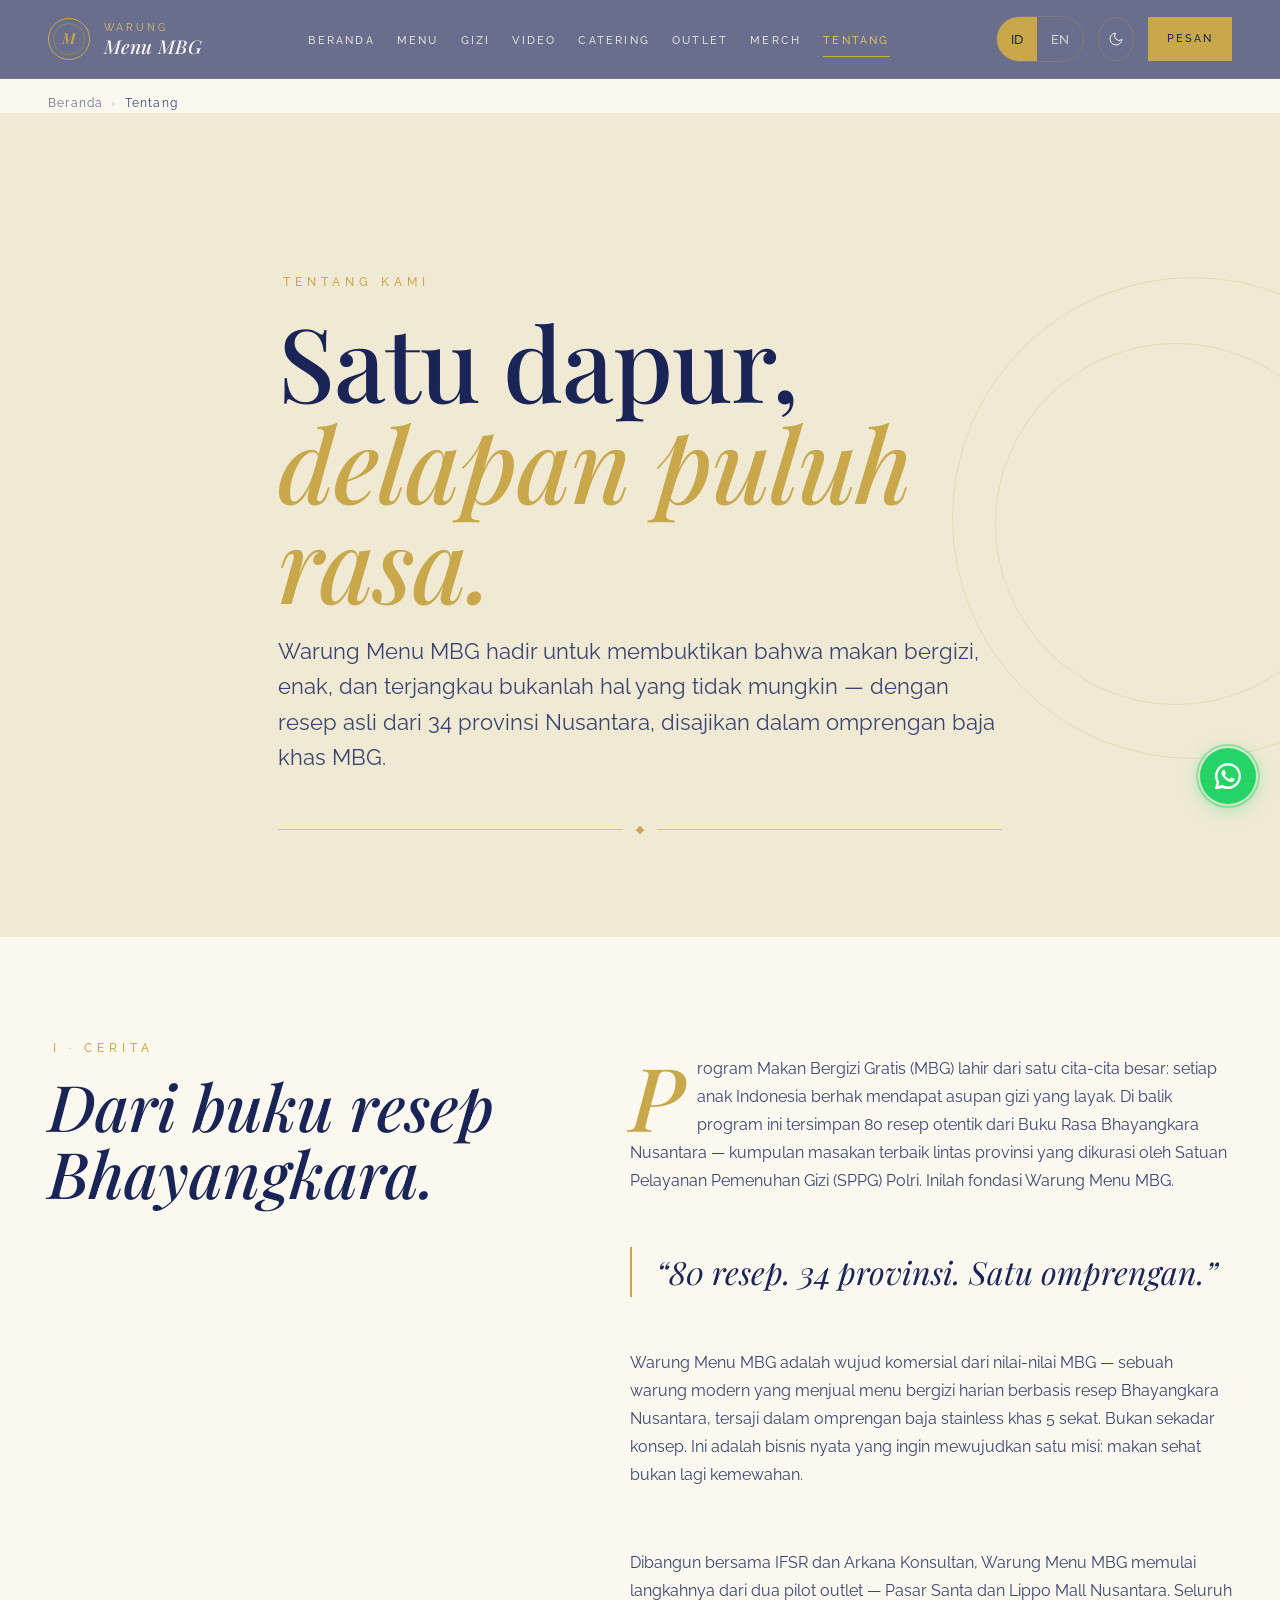
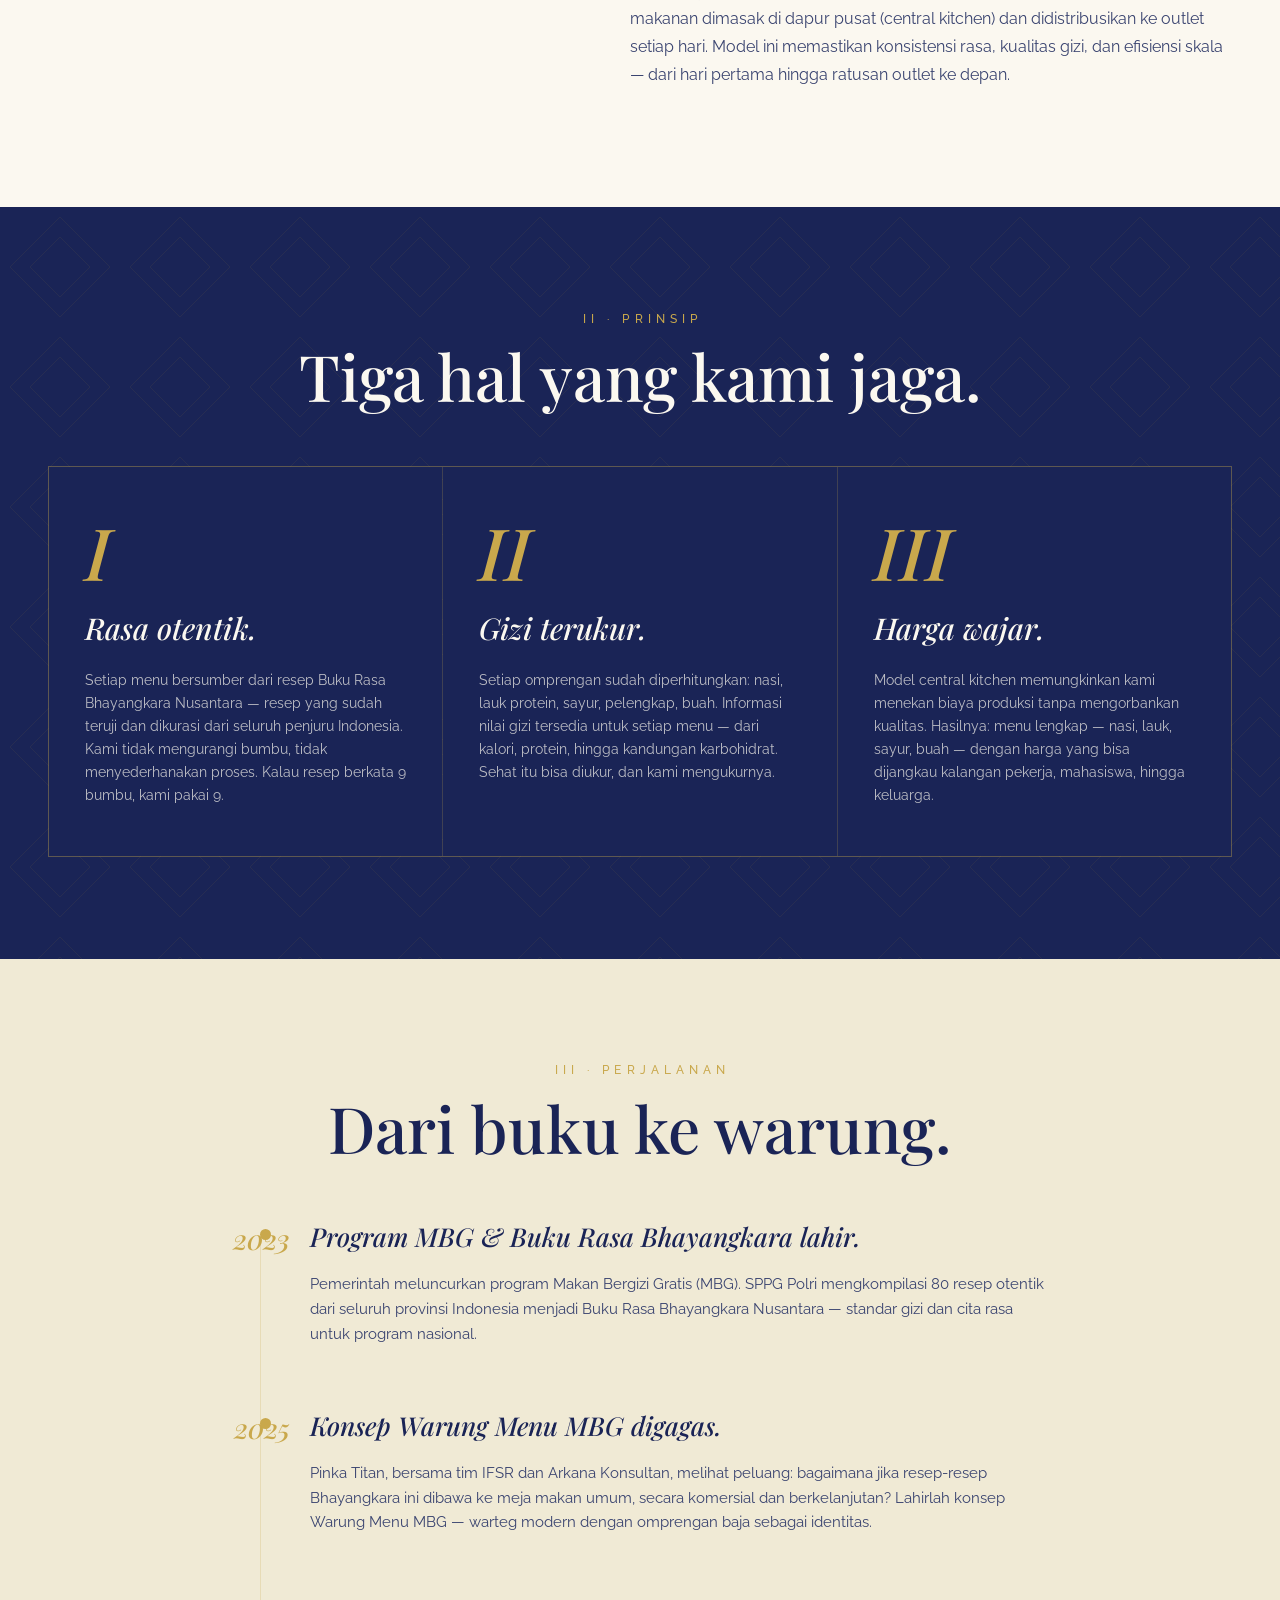
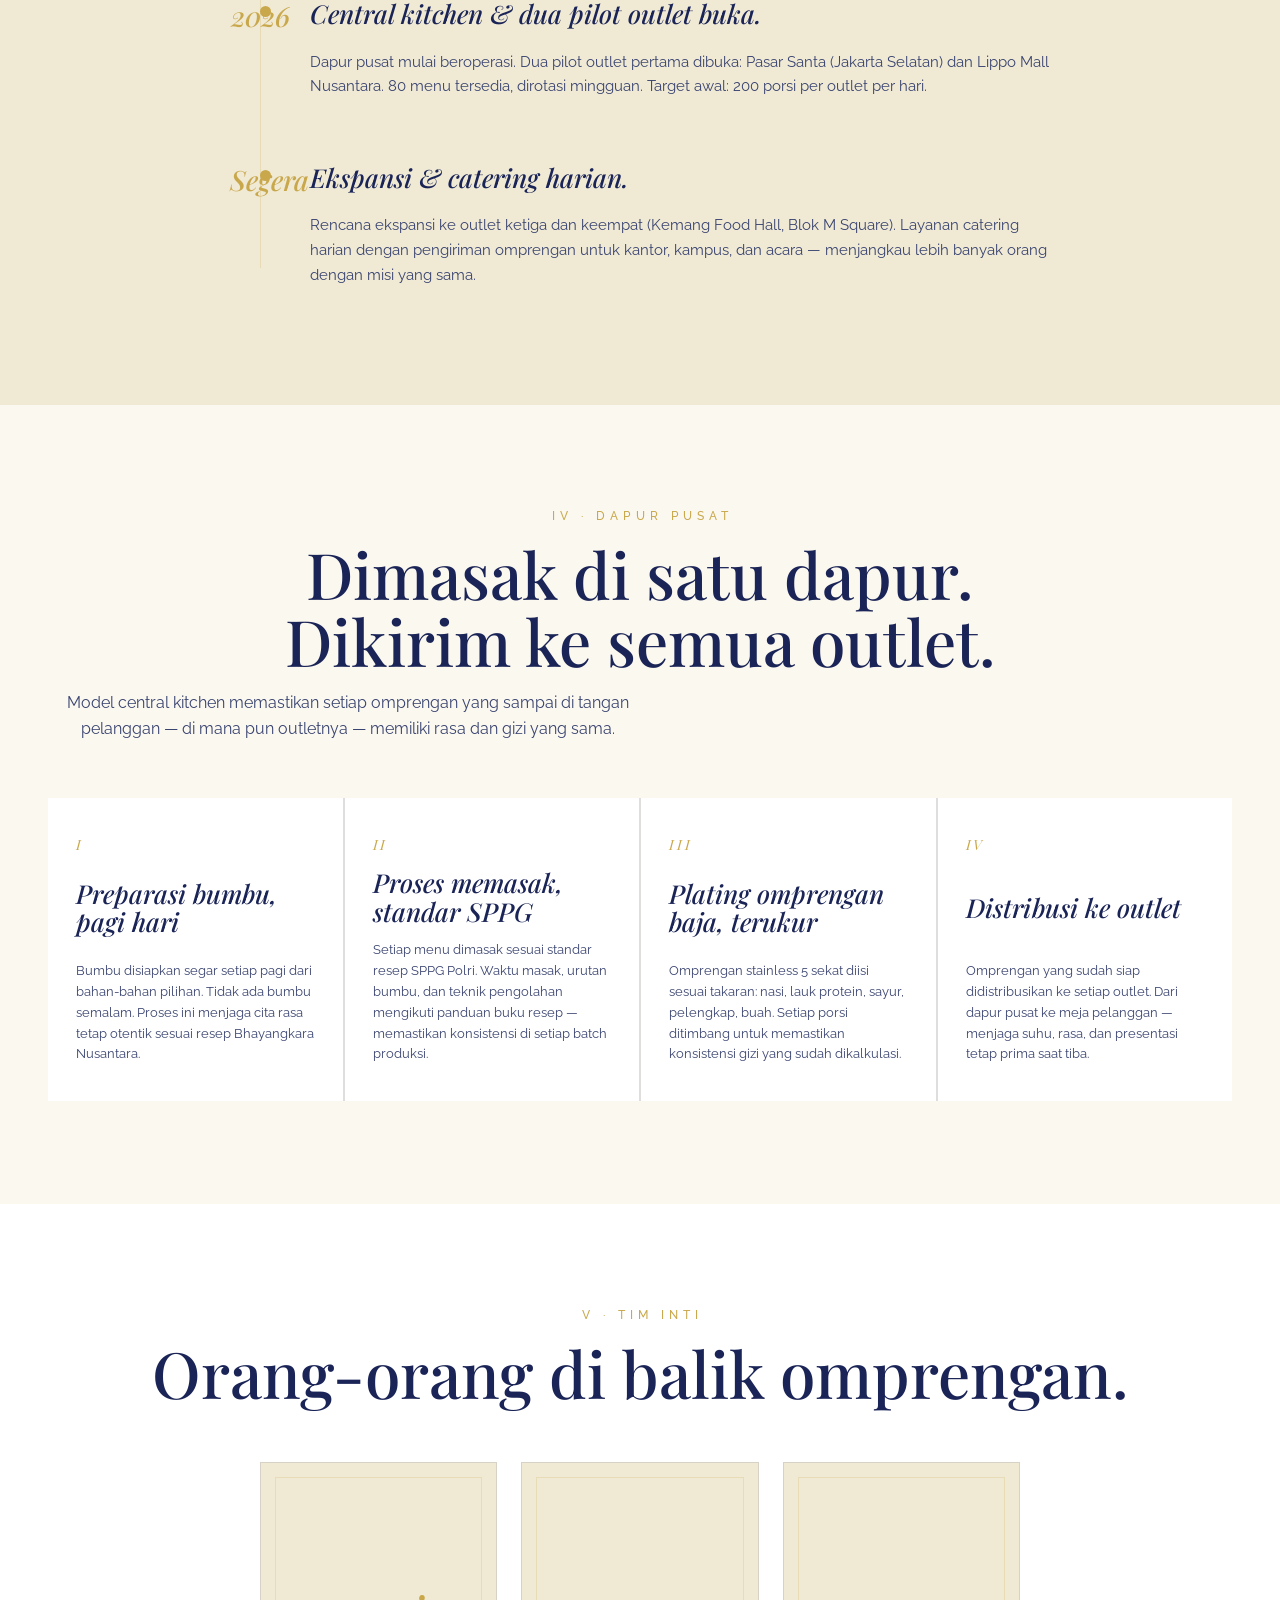
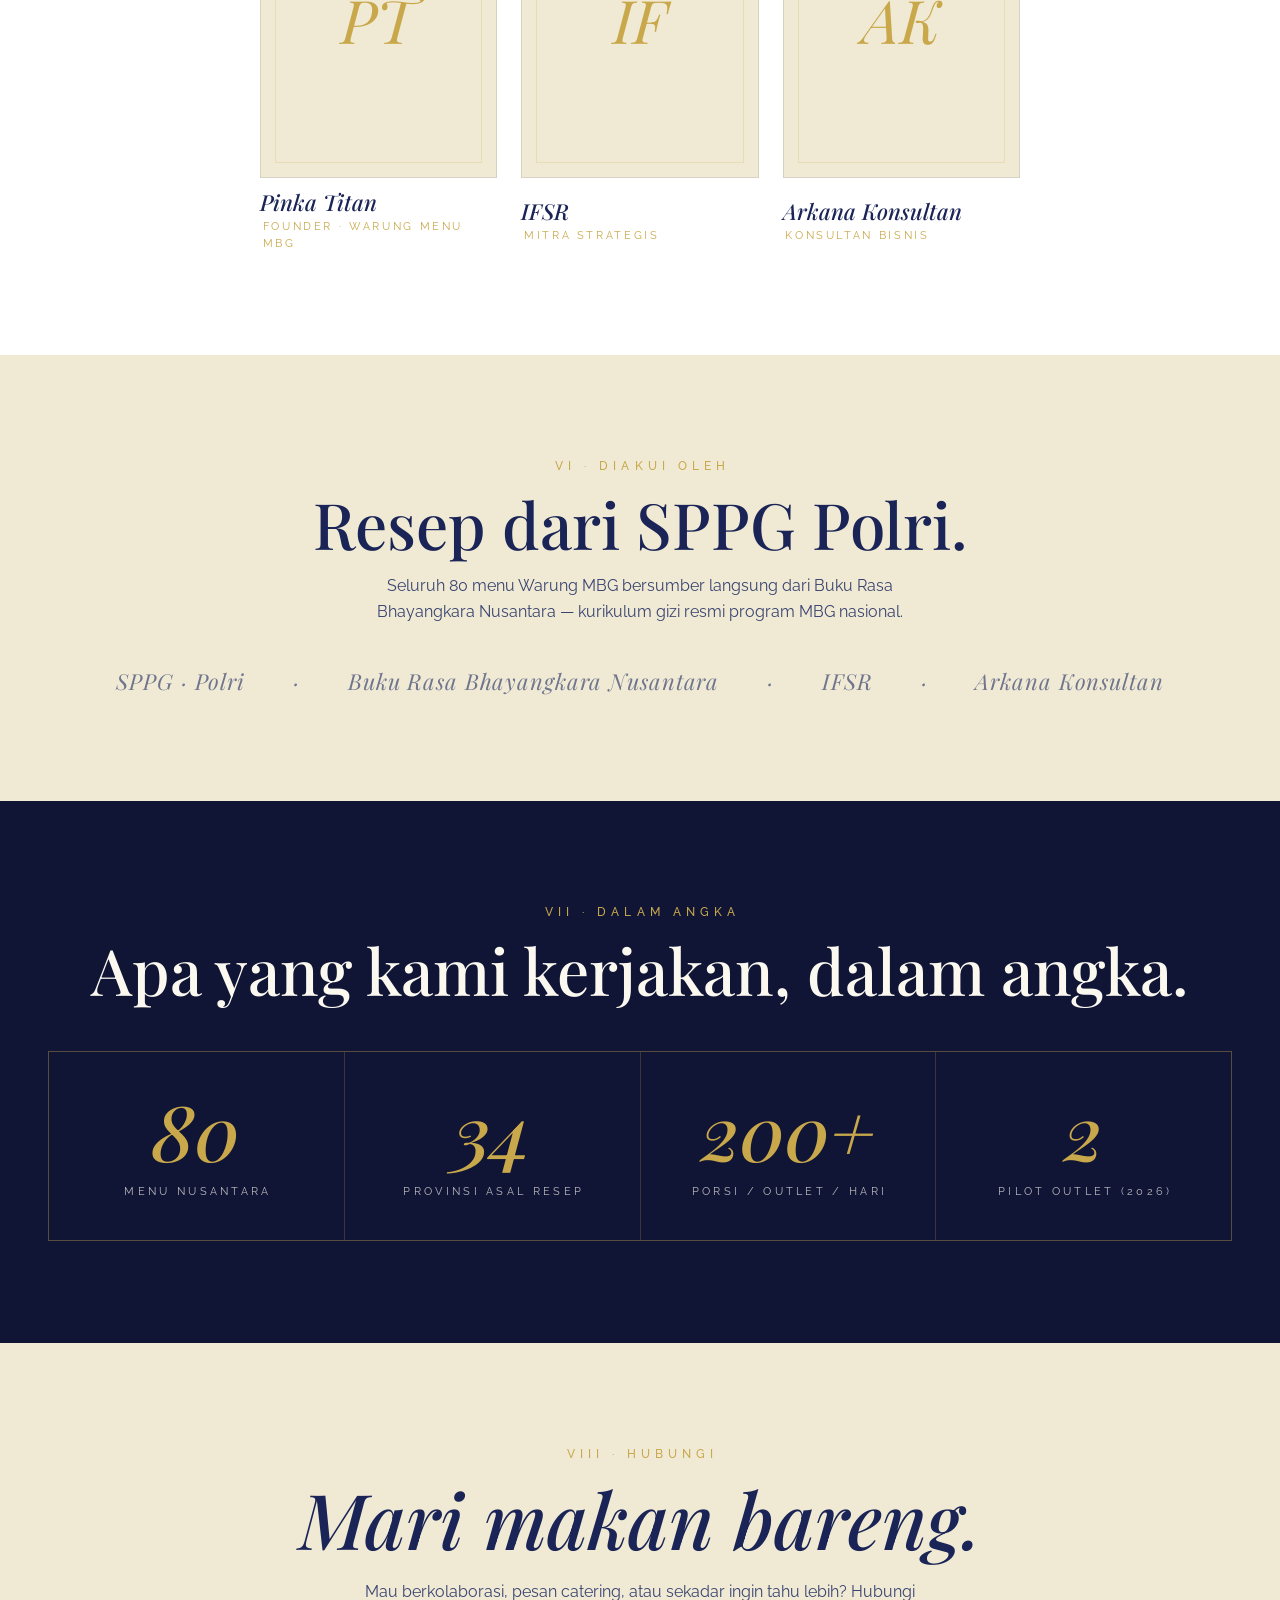
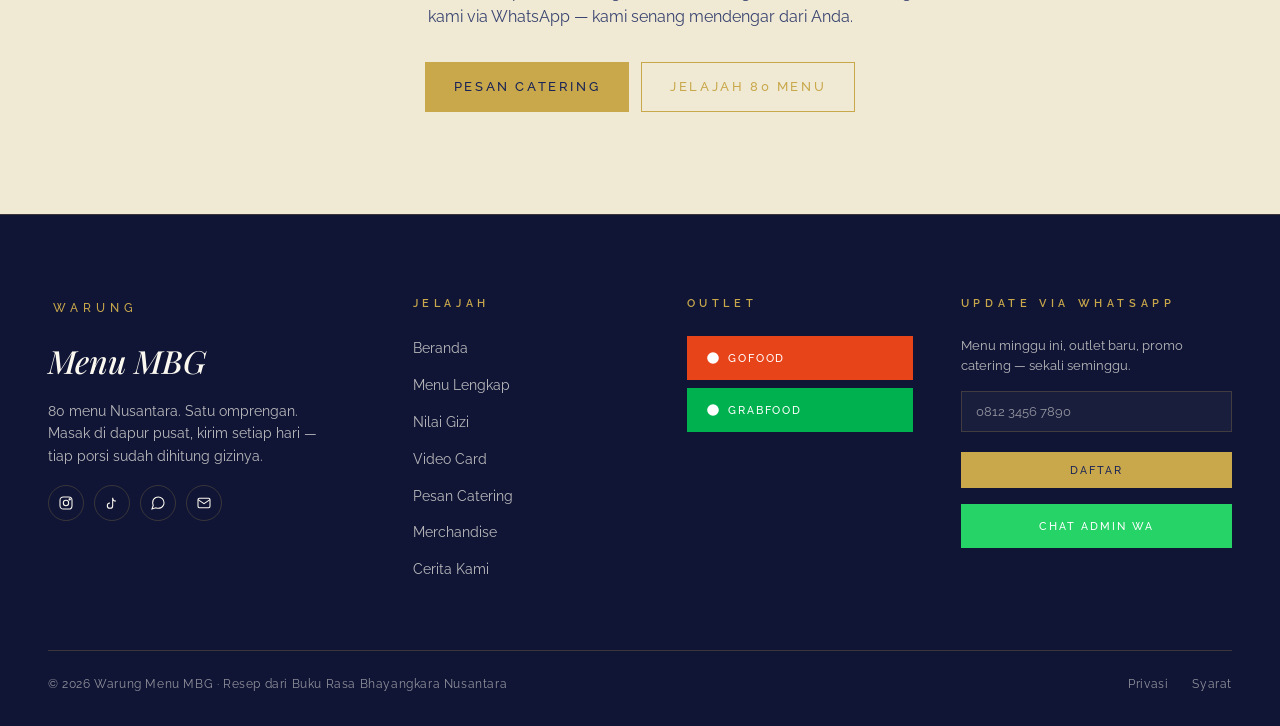
<file: tentang.html>
<!doctype html>
<html lang="id" data-theme="light">
<head>
<meta charset="utf-8" />
<meta name="viewport" content="width=device-width, initial-scale=1" />
<title>Tentang Kami · Warung Menu MBG</title>
<meta name="description" content="Warung Menu MBG — bisnis kuliner komersial berbasis 80 resep Buku Rasa Bhayangkara Nusantara. Didirikan oleh Pinka Titan bersama IFSR & Arkana Konsultan. Pilot outlet di Pasar Santa & Lippo Mall Nusantara." />
<meta property="og:title" content="Tentang Kami · Warung Menu MBG" />
<meta property="og:description" content="Dari buku resep Bhayangkara ke meja makan Jakarta. 80 menu otentik Nusantara, satu omprengan baja." />
<meta property="og:type" content="website" />
<meta property="og:url" content="https://warungmenumbg.id/tentang.html" />
<meta property="og:image" content="https://warungmenumbg.id/assets/og-tentang.jpg" />
<link rel="manifest" href="manifest.json" />
<link rel="preconnect" href="https://fonts.googleapis.com">
<link rel="preconnect" href="https://fonts.gstatic.com" crossorigin>
<link href="https://fonts.googleapis.com/css2?family=Playfair+Display:ital,wght@0,400;0,500;0,600;1,400;1,500;1,600&family=Cormorant+Garamond:ital,wght@0,400;0,500;0,600;1,400;1,500;1,600&family=Raleway:wght@300;400;500;600;700&display=swap" rel="stylesheet">
<link rel="stylesheet" href="assets/shared.css" />
<style>
.a-hero { padding: 160px 0 100px; background: var(--bg-alt); position: relative; overflow: hidden; }
.a-hero::after { content:''; position: absolute; right: -12%; top: 20%; width: 480px; height: 480px; border: 1px solid var(--gold-hair); border-radius: 50%; pointer-events:none; }
.a-hero::before { content:''; position: absolute; right: -6%; top: 28%; width: 360px; height: 360px; border: 1px solid var(--gold-hair); border-radius: 50%; pointer-events:none; }
.a-hero__inner { position: relative; z-index: 1; max-width: 820px; }
.a-hero h1 { font-family: var(--font-serif); font-weight: 500; font-size: clamp(56px, 8vw, 120px); line-height: 0.98; margin: 20px 0; color: var(--ink); letter-spacing: -0.01em; }
.a-hero h1 em { font-style: italic; color: var(--gold); }
.a-hero p.lede { font-size: clamp(18px, 2vw, 22px); }
.story { background: var(--bg); padding: var(--section-py) 0; }
.story__grid { display: grid; grid-template-columns: 1fr 1.2fr; gap: 80px; align-items: start; }
@media (max-width: 900px) { .story__grid { grid-template-columns: 1fr; gap: 48px; } }
.story__side { position: sticky; top: 100px; align-self: start; }
@media (max-width: 900px) { .story__side { position: static; top: auto; } }
.story__side h2 { font-family: var(--font-serif); font-style: italic; font-size: clamp(40px, 5vw, 68px); font-weight: 500; margin: 14px 0 0; line-height: 1.05; color: var(--ink); }
.story__text { display: grid; gap: 28px; color: var(--ink-soft); line-height: 1.75; font-size: 16px; }
.story__text p:first-of-type::first-letter {
  font-family: var(--font-serif); font-style: italic; font-weight: 500;
  font-size: clamp(56px, 8vw, 88px);
  line-height: 0.8; float: left;
  margin: 6px 14px -6px 0; color: var(--gold);
}
@media (max-width: 480px) {
  .story__text p:first-of-type::first-letter { float: none; margin: 0 0 4px; display: block; }
}
.story__pull { font-family: var(--font-serif); font-style: italic; font-size: 32px; line-height: 1.3; color: var(--ink); border-left: 2px solid var(--gold); padding: 4px 0 4px 24px; margin: 8px 0; }
.values { background: var(--navy); color: var(--cream); padding: var(--section-py) 0; position: relative; overflow: hidden; }
.values::before { content:''; position:absolute; inset:0; opacity:0.15; background-image: url("data:image/svg+xml;utf8,<svg xmlns='http://www.w3.org/2000/svg' width='120' height='120' viewBox='0 0 120 120'><g fill='none' stroke='%23C8A227' stroke-width='0.5'><path d='M60 10 L110 60 L60 110 L10 60 Z'/><path d='M60 30 L90 60 L60 90 L30 60 Z'/></g></svg>"); background-size: 120px; }
.values > .container { position: relative; z-index: 1; }
.values__grid { display: grid; grid-template-columns: repeat(3, 1fr); gap: 1px; margin-top: 56px; background: var(--gold-hair); border: 1px solid var(--gold-hair); }
@media (max-width: 900px) { .values__grid { grid-template-columns: 1fr; } }
.val { background: var(--navy); padding: 48px 36px; display: grid; gap: 18px; min-height: 340px; align-content: start; }
.val__num { font-family: var(--font-serif); font-style: italic; font-size: 72px; color: var(--gold); line-height: 1; font-weight: 500; }
.val h3 { font-family: var(--font-serif); font-style: italic; font-size: 30px; font-weight: 500; margin: 0; color: var(--cream); }
.val p { color: var(--cream-soft); font-size: 14px; line-height: 1.65; margin: 0; }
.timeline { background: var(--bg-alt); padding: var(--section-py) 0; }
.tl { position: relative; max-width: 820px; margin: 56px auto 0; padding-left: 80px; }
@media (max-width: 640px) { .tl { padding-left: 60px; } }
.tl::before { content:''; position:absolute; left: 30px; top: 20px; bottom: 20px; width: 1px; background: var(--gold-hair); }
.tl__item { position: relative; padding-bottom: 44px; }
.tl__item:last-child { padding-bottom: 0; }
.tl__year { position: absolute; left: -80px; top: 0; width: 60px; text-align: right; font-family: var(--font-serif); font-style: italic; font-size: 28px; color: var(--gold); font-weight: 500; }
@media (max-width: 640px) { .tl__year { left: -60px; font-size: 22px; } }
.tl__dot { position: absolute; left: -50px; top: 12px; width: 11px; height: 11px; background: var(--gold); border-radius: 50%; transform: rotate(45deg); }
@media (max-width: 640px) { .tl__dot { left: -34px; } }
.tl__title { font-family: var(--font-serif); font-style: italic; font-size: 26px; color: var(--ink); font-weight: 500; margin: 0 0 10px; }
.tl__body { color: var(--ink-soft); line-height: 1.65; font-size: 15px; }
.kitchen { background: var(--bg); padding: var(--section-py) 0; }
.kitchen__grid { display: grid; grid-template-columns: repeat(4, 1fr); gap: 2px; background: var(--rule); margin-top: 56px; }
@media (max-width: 900px) { .kitchen__grid { grid-template-columns: repeat(2, 1fr); } }
.kit { background: var(--surface); padding: 36px 28px; min-height: 240px; position: relative; display: grid; gap: 14px; align-content: space-between; }
.kit__num { font-family: var(--font-serif); font-style: italic; font-size: 14px; color: var(--gold); letter-spacing: 0.2em; }
.kit h4 { font-family: var(--font-serif); font-style: italic; font-size: 26px; font-weight: 500; margin: 0; color: var(--ink); line-height: 1.1; }
.kit p { font-size: 13px; color: var(--ink-soft); line-height: 1.6; margin: 0; }
.team { background: var(--surface); padding: var(--section-py) 0; }
.team__grid { display: grid; grid-template-columns: repeat(3, 1fr); gap: 24px; margin-top: 56px; max-width: 760px; margin-left: auto; margin-right: auto; }
@media (max-width: 700px) { .team__grid { grid-template-columns: repeat(2, 1fr); } }
@media (max-width: 440px) { .team__grid { grid-template-columns: 1fr 1fr; gap: 14px; } }
.mbr { display: grid; gap: 12px; }
.mbr__photo { aspect-ratio: 3/4; background: var(--bg-alt); border: 1px solid var(--rule); display: grid; place-items: center; color: var(--gold); font-family: var(--font-serif); font-style: italic; font-size: 60px; position: relative; overflow: hidden; transition: border-color 0.3s; }
.mbr__photo::before { content:''; position: absolute; inset: 14px; border: 1px solid var(--gold-hair); }
.mbr:hover .mbr__photo { border-color: var(--gold); }
.mbr__name { font-family: var(--font-serif); font-style: italic; font-size: 22px; font-weight: 500; color: var(--ink); margin: 0; line-height: 1.1; }
.mbr__role { font-size: 11px; letter-spacing: 0.24em; text-transform: uppercase; color: var(--gold); padding-left: 0.24em; margin-top: 4px; }
.partner-strip { background: var(--bg-alt); padding: var(--section-py) 0; }
.partner-strip__inner { display: flex; gap: 48px; flex-wrap: wrap; align-items: center; justify-content: center; margin-top: 40px; }
.partner-logo { font-family: var(--font-serif); font-style: italic; font-size: 22px; color: var(--ink-soft); letter-spacing: 0.04em; opacity: 0.7; transition: opacity 0.25s; }
.partner-logo:hover { opacity: 1; }
.numbers { background: var(--navy-deep); color: var(--cream); padding: var(--section-py) 0; }
.numbers__grid { display: grid; grid-template-columns: repeat(4, 1fr); gap: 1px; margin-top: 48px; background: var(--gold-hair); border: 1px solid var(--gold-hair); }
@media (max-width: 900px) { .numbers__grid { grid-template-columns: repeat(2, 1fr); } }
.num { background: var(--navy-deep); padding: 40px 28px; text-align: center; }
.num__big { font-family: var(--font-serif); font-style: italic; font-size: clamp(52px, 6vw, 80px); color: var(--gold); font-weight: 500; line-height: 1; }
.num__lbl { font-size: 11px; letter-spacing: 0.3em; text-transform: uppercase; color: var(--cream-soft); margin-top: 14px; padding-left: 0.3em; }
.cta-row { background: var(--bg-alt); padding: var(--section-py) 0; text-align:center; }
.cta-row h2 { font-family: var(--font-serif); font-style: italic; font-size: clamp(44px, 6vw, 80px); font-weight: 500; color: var(--ink); margin: 14px 0 20px; line-height: 1.05; }
.cta-row__lede { max-width: 56ch; margin: 0 auto 32px; }
.cta-row__buttons { display: flex; gap: 12px; justify-content: center; flex-wrap: wrap; }
.partner-head { margin: 14px 0 0; }
.partner-lede { max-width: 54ch; margin: 16px auto 0; }
.section-center { text-align: center; }
.section-center h2 { margin: 14px 0; }
.numbers__head .eyebrow { color: var(--gold); }
.numbers__head h2 { color: var(--cream); }
.values__head .eyebrow { color: var(--gold); }
.values__head h2 { color: var(--cream); }
</style>
</head>
<body data-screen-label="Tentang">
<a href="#main" class="skip-link" data-id="Lompat ke konten utama" data-en="Skip to main content">Lompat ke konten utama</a>
<div id="nav-slot"></div>
<nav class="breadcrumb" aria-label="Breadcrumb">
  <a href="index.html" data-id="Beranda" data-en="Home">Beranda</a>
  <span class="breadcrumb__sep" aria-hidden="true">›</span>
  <span class="breadcrumb__current" aria-current="page" data-id="Tentang" data-en="About">Tentang</span>
</nav>

<main id="main" tabindex="-1">

<header class="a-hero" data-screen-label="AboutHero">
  <div class="container a-hero__inner">
    <div class="eyebrow" data-id="Tentang kami" data-en="About us">Tentang kami</div>
    <h1><span data-id="Satu dapur," data-en="One kitchen,">Satu dapur,</span><br/><em data-id="delapan puluh rasa." data-en="eighty flavors.">delapan puluh rasa.</em></h1>
    <p class="lede" data-id="Warung Menu MBG hadir untuk membuktikan bahwa makan bergizi, enak, dan terjangkau bukanlah hal yang tidak mungkin — dengan resep asli dari 34 provinsi Nusantara, disajikan dalam omprengan baja khas MBG." data-en="Warung Menu MBG exists to prove that nutritious, delicious, and affordable food is not a contradiction — with authentic recipes from 34 provinces across the archipelago, served in our signature steel omprengan.">Warung Menu MBG hadir untuk membuktikan bahwa makan bergizi, enak, dan terjangkau bukanlah hal yang tidak mungkin — dengan resep asli dari 34 provinsi Nusantara, disajikan dalam omprengan baja khas MBG.</p>
    <div class="gold-divider gold-divider--mt-48"><span class="dot"></span></div>
  </div>
</header>

<section class="story">
  <div class="container story__grid">
    <div class="story__side reveal">
      <div class="eyebrow" data-id="I · Cerita" data-en="I · Story">I · Cerita</div>
      <h2 data-id="Dari buku resep Bhayangkara." data-en="From the Bhayangkara cookbook.">Dari buku resep Bhayangkara.</h2>
    </div>
    <div class="story__text reveal">
      <p data-id="Program Makan Bergizi Gratis (MBG) lahir dari satu cita-cita besar: setiap anak Indonesia berhak mendapat asupan gizi yang layak. Di balik program ini tersimpan 80 resep otentik dari Buku Rasa Bhayangkara Nusantara — kumpulan masakan terbaik lintas provinsi yang dikurasi oleh Satuan Pelayanan Pemenuhan Gizi (SPPG) Polri. Inilah fondasi Warung Menu MBG." data-en="The Makan Bergizi Gratis (MBG) program was born from a single great vision: every Indonesian child deserves proper nutrition. Behind this program lies 80 authentic recipes from the Buku Rasa Bhayangkara Nusantara — a curated collection of the finest regional dishes, compiled by the Satuan Pelayanan Pemenuhan Gizi (SPPG) Polri. This is the foundation of Warung Menu MBG.">Program Makan Bergizi Gratis (MBG) lahir dari satu cita-cita besar: setiap anak Indonesia berhak mendapat asupan gizi yang layak. Di balik program ini tersimpan 80 resep otentik dari Buku Rasa Bhayangkara Nusantara — kumpulan masakan terbaik lintas provinsi yang dikurasi oleh Satuan Pelayanan Pemenuhan Gizi (SPPG) Polri. Inilah fondasi Warung Menu MBG.</p>
      <div class="story__pull" data-id="&ldquo;80 resep. 34 provinsi. Satu omprengan.&rdquo;" data-en="&ldquo;80 recipes. 34 provinces. One steel tray.&rdquo;">&ldquo;80 resep. 34 provinsi. Satu omprengan.&rdquo;</div>
      <p data-id="Warung Menu MBG adalah wujud komersial dari nilai-nilai MBG — sebuah warung modern yang menjual menu bergizi harian berbasis resep Bhayangkara Nusantara, tersaji dalam omprengan baja stainless khas 5 sekat. Bukan sekadar konsep. Ini adalah bisnis nyata yang ingin mewujudkan satu misi: makan sehat bukan lagi kemewahan." data-en="Warung Menu MBG is the commercial expression of MBG values — a modern warung serving nutritious daily meals based on Bhayangkara Nusantara recipes, presented in signature 5-compartment stainless steel omprengan trays. Not just a concept. This is a real business with one mission: making healthy eating accessible to everyone.">Warung Menu MBG adalah wujud komersial dari nilai-nilai MBG — sebuah warung modern yang menjual menu bergizi harian berbasis resep Bhayangkara Nusantara, tersaji dalam omprengan baja stainless khas 5 sekat. Bukan sekadar konsep. Ini adalah bisnis nyata yang ingin mewujudkan satu misi: makan sehat bukan lagi kemewahan.</p>
      <p data-id="Dibangun bersama IFSR dan Arkana Konsultan, Warung Menu MBG memulai langkahnya dari dua pilot outlet — Pasar Santa dan Lippo Mall Nusantara. Seluruh makanan dimasak di dapur pusat (central kitchen) dan didistribusikan ke outlet setiap hari. Model ini memastikan konsistensi rasa, kualitas gizi, dan efisiensi skala — dari hari pertama hingga ratusan outlet ke depan." data-en="Built together with IFSR and Arkana Konsultan, Warung Menu MBG begins with two pilot outlets — Pasar Santa and Lippo Mall Nusantara. All food is cooked at the central kitchen and distributed to outlets daily. This model ensures consistency of flavor, nutritional quality, and operational efficiency — from day one to hundreds of future outlets.">Dibangun bersama IFSR dan Arkana Konsultan, Warung Menu MBG memulai langkahnya dari dua pilot outlet — Pasar Santa dan Lippo Mall Nusantara. Seluruh makanan dimasak di dapur pusat (central kitchen) dan didistribusikan ke outlet setiap hari. Model ini memastikan konsistensi rasa, kualitas gizi, dan efisiensi skala — dari hari pertama hingga ratusan outlet ke depan.</p>
    </div>
  </div>
</section>

<section class="values">
  <div class="container">
    <div class="section-center values__head">
      <div class="eyebrow" data-id="II · Prinsip" data-en="II · Principles">II · Prinsip</div>
      <h2 class="h-xl section-heading" data-id="Tiga hal yang kami jaga." data-en="Three things we guard.">Tiga hal yang kami jaga.</h2>
    </div>
    <div class="values__grid">
      <div class="val">
        <div class="val__num">I</div>
        <h3 data-id="Rasa otentik." data-en="Authentic flavor.">Rasa otentik.</h3>
        <p data-id="Setiap menu bersumber dari resep Buku Rasa Bhayangkara Nusantara — resep yang sudah teruji dan dikurasi dari seluruh penjuru Indonesia. Kami tidak mengurangi bumbu, tidak menyederhanakan proses. Kalau resep berkata 9 bumbu, kami pakai 9." data-en="Every dish comes from the Buku Rasa Bhayangkara Nusantara — recipes tested and curated from across Indonesia. We don't cut corners on spices or simplify the process. If the recipe calls for 9 spices, we use 9.">Setiap menu bersumber dari resep Buku Rasa Bhayangkara Nusantara — resep yang sudah teruji dan dikurasi dari seluruh penjuru Indonesia. Kami tidak mengurangi bumbu, tidak menyederhanakan proses. Kalau resep berkata 9 bumbu, kami pakai 9.</p>
      </div>
      <div class="val">
        <div class="val__num">II</div>
        <h3 data-id="Gizi terukur." data-en="Measured nutrition.">Gizi terukur.</h3>
        <p data-id="Setiap omprengan sudah diperhitungkan: nasi, lauk protein, sayur, pelengkap, buah. Informasi nilai gizi tersedia untuk setiap menu — dari kalori, protein, hingga kandungan karbohidrat. Sehat itu bisa diukur, dan kami mengukurnya." data-en="Every omprengan is calculated: rice, protein main, vegetables, accompaniment, fruit. Nutritional information is available for every menu — from calories and protein to carbohydrates. Health is measurable, and we measure it.">Setiap omprengan sudah diperhitungkan: nasi, lauk protein, sayur, pelengkap, buah. Informasi nilai gizi tersedia untuk setiap menu — dari kalori, protein, hingga kandungan karbohidrat. Sehat itu bisa diukur, dan kami mengukurnya.</p>
      </div>
      <div class="val">
        <div class="val__num">III</div>
        <h3 data-id="Harga wajar." data-en="Fair prices.">Harga wajar.</h3>
        <p data-id="Model central kitchen memungkinkan kami menekan biaya produksi tanpa mengorbankan kualitas. Hasilnya: menu lengkap — nasi, lauk, sayur, buah — dengan harga yang bisa dijangkau kalangan pekerja, mahasiswa, hingga keluarga." data-en="The central kitchen model lets us reduce production costs without sacrificing quality. The result: a complete meal — rice, protein, vegetables, fruit — at a price accessible to workers, students, and families alike.">Model central kitchen memungkinkan kami menekan biaya produksi tanpa mengorbankan kualitas. Hasilnya: menu lengkap — nasi, lauk, sayur, buah — dengan harga yang bisa dijangkau kalangan pekerja, mahasiswa, hingga keluarga.</p>
      </div>
    </div>
  </div>
</section>

<section class="timeline">
  <div class="container">
    <div class="section-center reveal">
      <div class="eyebrow" data-id="III · Perjalanan" data-en="III · Journey">III · Perjalanan</div>
      <h2 class="h-xl section-heading" data-id="Dari buku ke warung." data-en="From cookbook to warung.">Dari buku ke warung.</h2>
    </div>
    <div class="tl">
      <div class="tl__item reveal">
        <div class="tl__year">2023</div>
        <div class="tl__dot"></div>
        <h4 class="tl__title" data-id="Program MBG & Buku Rasa Bhayangkara lahir." data-en="MBG program & Buku Rasa Bhayangkara launched.">Program MBG &amp; Buku Rasa Bhayangkara lahir.</h4>
        <p class="tl__body" data-id="Pemerintah meluncurkan program Makan Bergizi Gratis (MBG). SPPG Polri mengkompilasi 80 resep otentik dari seluruh provinsi Indonesia menjadi Buku Rasa Bhayangkara Nusantara — standar gizi dan cita rasa untuk program nasional." data-en="The government launched the Makan Bergizi Gratis (MBG) program. The SPPG Polri compiled 80 authentic recipes from across Indonesia's provinces into the Buku Rasa Bhayangkara Nusantara — a nutritional and flavor standard for the national program.">Pemerintah meluncurkan program Makan Bergizi Gratis (MBG). SPPG Polri mengkompilasi 80 resep otentik dari seluruh provinsi Indonesia menjadi Buku Rasa Bhayangkara Nusantara — standar gizi dan cita rasa untuk program nasional.</p>
      </div>
      <div class="tl__item reveal">
        <div class="tl__year">2025</div>
        <div class="tl__dot"></div>
        <h4 class="tl__title" data-id="Konsep Warung Menu MBG digagas." data-en="Warung Menu MBG concept conceived.">Konsep Warung Menu MBG digagas.</h4>
        <p class="tl__body" data-id="Pinka Titan, bersama tim IFSR dan Arkana Konsultan, melihat peluang: bagaimana jika resep-resep Bhayangkara ini dibawa ke meja makan umum, secara komersial dan berkelanjutan? Lahirlah konsep Warung Menu MBG — warteg modern dengan omprengan baja sebagai identitas." data-en="Pinka Titan, together with the IFSR and Arkana Konsultan teams, saw an opportunity: what if these Bhayangkara recipes could reach public dining tables, commercially and sustainably? The concept of Warung Menu MBG was born — a modern warteg with the steel omprengan as its identity.">Pinka Titan, bersama tim IFSR dan Arkana Konsultan, melihat peluang: bagaimana jika resep-resep Bhayangkara ini dibawa ke meja makan umum, secara komersial dan berkelanjutan? Lahirlah konsep Warung Menu MBG — warteg modern dengan omprengan baja sebagai identitas.</p>
      </div>
      <div class="tl__item reveal">
        <div class="tl__year">2026</div>
        <div class="tl__dot"></div>
        <h4 class="tl__title" data-id="Central kitchen & dua pilot outlet buka." data-en="Central kitchen & two pilot outlets open.">Central kitchen &amp; dua pilot outlet buka.</h4>
        <p class="tl__body" data-id="Dapur pusat mulai beroperasi. Dua pilot outlet pertama dibuka: Pasar Santa (Jakarta Selatan) dan Lippo Mall Nusantara. 80 menu tersedia, dirotasi mingguan. Target awal: 200 porsi per outlet per hari." data-en="The central kitchen began operations. Two first pilot outlets opened: Pasar Santa (South Jakarta) and Lippo Mall Nusantara. 80 menus available, rotated weekly. Initial target: 200 portions per outlet per day.">Dapur pusat mulai beroperasi. Dua pilot outlet pertama dibuka: Pasar Santa (Jakarta Selatan) dan Lippo Mall Nusantara. 80 menu tersedia, dirotasi mingguan. Target awal: 200 porsi per outlet per hari.</p>
      </div>
      <div class="tl__item reveal">
        <div class="tl__year" data-id="Segera" data-en="Soon">Segera</div>
        <div class="tl__dot"></div>
        <h4 class="tl__title" data-id="Ekspansi & catering harian." data-en="Expansion & daily catering.">Ekspansi &amp; catering harian.</h4>
        <p class="tl__body" data-id="Rencana ekspansi ke outlet ketiga dan keempat (Kemang Food Hall, Blok M Square). Layanan catering harian dengan pengiriman omprengan untuk kantor, kampus, dan acara — menjangkau lebih banyak orang dengan misi yang sama." data-en="Planned expansion to third and fourth outlets (Kemang Food Hall, Blok M Square). Daily catering service with omprengan delivery for offices, campuses, and events — reaching more people with the same mission.">Rencana ekspansi ke outlet ketiga dan keempat (Kemang Food Hall, Blok M Square). Layanan catering harian dengan pengiriman omprengan untuk kantor, kampus, dan acara — menjangkau lebih banyak orang dengan misi yang sama.</p>
      </div>
    </div>
  </div>
</section>

<section class="kitchen">
  <div class="container">
    <div class="section-center reveal">
      <div class="eyebrow" data-id="IV · Dapur Pusat" data-en="IV · Central Kitchen">IV · Dapur Pusat</div>
      <h2 class="h-xl section-heading" data-id="Dimasak di satu dapur. Dikirim ke semua outlet." data-en="Cooked in one kitchen. Delivered to all outlets.">Dimasak di satu dapur. Dikirim ke semua outlet.</h2>
      <p class="lede" data-id="Model central kitchen memastikan setiap omprengan yang sampai di tangan pelanggan — di mana pun outletnya — memiliki rasa dan gizi yang sama." data-en="The central kitchen model ensures every omprengan that reaches a customer — whichever outlet — carries the same flavor and nutritional value.">Model central kitchen memastikan setiap omprengan yang sampai di tangan pelanggan — di mana pun outletnya — memiliki rasa dan gizi yang sama.</p>
    </div>
    <div class="kitchen__grid">
      <div class="kit">
        <div class="kit__num">I</div>
        <h4 data-id="Preparasi bumbu, pagi hari" data-en="Spice prep, early morning">Preparasi bumbu, pagi hari</h4>
        <p data-id="Bumbu disiapkan segar setiap pagi dari bahan-bahan pilihan. Tidak ada bumbu semalam. Proses ini menjaga cita rasa tetap otentik sesuai resep Bhayangkara Nusantara." data-en="Spices are prepared fresh each morning from select ingredients. No overnight paste. This process keeps flavor authentic to the Bhayangkara Nusantara recipes.">Bumbu disiapkan segar setiap pagi dari bahan-bahan pilihan. Tidak ada bumbu semalam. Proses ini menjaga cita rasa tetap otentik sesuai resep Bhayangkara Nusantara.</p>
      </div>
      <div class="kit">
        <div class="kit__num">II</div>
        <h4 data-id="Proses memasak, standar SPPG" data-en="Cooking process, SPPG standard">Proses memasak, standar SPPG</h4>
        <p data-id="Setiap menu dimasak sesuai standar resep SPPG Polri. Waktu masak, urutan bumbu, dan teknik pengolahan mengikuti panduan buku resep — memastikan konsistensi di setiap batch produksi." data-en="Every dish is cooked to the SPPG Polri recipe standard. Cooking time, spice sequence, and processing technique follow the cookbook guidelines — ensuring consistency in every production batch.">Setiap menu dimasak sesuai standar resep SPPG Polri. Waktu masak, urutan bumbu, dan teknik pengolahan mengikuti panduan buku resep — memastikan konsistensi di setiap batch produksi.</p>
      </div>
      <div class="kit">
        <div class="kit__num">III</div>
        <h4 data-id="Plating omprengan baja, terukur" data-en="Steel omprengan plating, measured">Plating omprengan baja, terukur</h4>
        <p data-id="Omprengan stainless 5 sekat diisi sesuai takaran: nasi, lauk protein, sayur, pelengkap, buah. Setiap porsi ditimbang untuk memastikan konsistensi gizi yang sudah dikalkulasi." data-en="Five-compartment stainless omprengan filled to exact portions: rice, protein, vegetables, accompaniment, fruit. Each portion is weighed to ensure the calculated nutritional consistency.">Omprengan stainless 5 sekat diisi sesuai takaran: nasi, lauk protein, sayur, pelengkap, buah. Setiap porsi ditimbang untuk memastikan konsistensi gizi yang sudah dikalkulasi.</p>
      </div>
      <div class="kit">
        <div class="kit__num">IV</div>
        <h4 data-id="Distribusi ke outlet" data-en="Distribution to outlets">Distribusi ke outlet</h4>
        <p data-id="Omprengan yang sudah siap didistribusikan ke setiap outlet. Dari dapur pusat ke meja pelanggan — menjaga suhu, rasa, dan presentasi tetap prima saat tiba." data-en="Prepared omprengan are distributed to each outlet. From central kitchen to customer table — maintaining temperature, flavor, and presentation at their best upon arrival.">Omprengan yang sudah siap didistribusikan ke setiap outlet. Dari dapur pusat ke meja pelanggan — menjaga suhu, rasa, dan presentasi tetap prima saat tiba.</p>
      </div>
    </div>
  </div>
</section>

<section class="team">
  <div class="container">
    <div class="section-center reveal">
      <div class="eyebrow" data-id="V · Tim inti" data-en="V · Core team">V · Tim inti</div>
      <h2 class="h-xl section-heading" data-id="Orang-orang di balik omprengan." data-en="The people behind the omprengan.">Orang-orang di balik omprengan.</h2>
    </div>
    <div class="team__grid">
      <div class="mbr reveal">
        <div class="mbr__photo">PT</div>
        <div>
          <h4 class="mbr__name">Pinka Titan</h4>
          <div class="mbr__role" data-id="Founder · Warung Menu MBG" data-en="Founder · Warung Menu MBG">Founder · Warung Menu MBG</div>
        </div>
      </div>
      <div class="mbr reveal">
        <div class="mbr__photo">IF</div>
        <div>
          <h4 class="mbr__name">IFSR</h4>
          <div class="mbr__role" data-id="Mitra Strategis" data-en="Strategic Partner">Mitra Strategis</div>
        </div>
      </div>
      <div class="mbr reveal">
        <div class="mbr__photo">AK</div>
        <div>
          <h4 class="mbr__name">Arkana Konsultan</h4>
          <div class="mbr__role" data-id="Konsultan Bisnis" data-en="Business Consultant">Konsultan Bisnis</div>
        </div>
      </div>
    </div>
  </div>
</section>

<section class="partner-strip">
  <div class="container">
    <div class="section-center reveal">
      <div class="eyebrow" data-id="VI · Diakui oleh" data-en="VI · Recognized by">VI · Diakui oleh</div>
      <h2 class="h-xl partner-head" data-id="Resep dari SPPG Polri." data-en="Recipes from SPPG Polri.">Resep dari SPPG Polri.</h2>
      <p class="lede partner-lede" data-id="Seluruh 80 menu Warung MBG bersumber langsung dari Buku Rasa Bhayangkara Nusantara — kurikulum gizi resmi program MBG nasional." data-en="All 80 Warung MBG menus are sourced directly from the Buku Rasa Bhayangkara Nusantara — the official nutritional curriculum of the national MBG program.">Seluruh 80 menu Warung MBG bersumber langsung dari Buku Rasa Bhayangkara Nusantara — kurikulum gizi resmi program MBG nasional.</p>
    </div>
    <div class="partner-strip__inner">
      <span class="partner-logo">SPPG · Polri</span>
      <span class="partner-logo" aria-hidden="true">·</span>
      <span class="partner-logo">Buku Rasa Bhayangkara Nusantara</span>
      <span class="partner-logo" aria-hidden="true">·</span>
      <span class="partner-logo">IFSR</span>
      <span class="partner-logo" aria-hidden="true">·</span>
      <span class="partner-logo">Arkana Konsultan</span>
    </div>
  </div>
</section>

<section class="numbers">
  <div class="container">
    <div class="section-center numbers__head">
      <div class="eyebrow" data-id="VII · Dalam angka" data-en="VII · By numbers">VII · Dalam angka</div>
      <h2 class="h-xl section-heading" data-id="Apa yang kami kerjakan, dalam angka." data-en="What we do, in numbers.">Apa yang kami kerjakan, dalam angka.</h2>
    </div>
    <div class="numbers__grid">
      <div class="num"><div class="num__big">80</div><div class="num__lbl" data-id="Menu Nusantara" data-en="Nusantara menus">Menu Nusantara</div></div>
      <div class="num"><div class="num__big">34</div><div class="num__lbl" data-id="Provinsi asal resep" data-en="Provinces of origin">Provinsi asal resep</div></div>
      <div class="num"><div class="num__big">200+</div><div class="num__lbl" data-id="Porsi / outlet / hari" data-en="Portions / outlet / day">Porsi / outlet / hari</div></div>
      <div class="num"><div class="num__big">2</div><div class="num__lbl" data-id="Pilot outlet (2026)" data-en="Pilot outlets (2026)">Pilot outlet (2026)</div></div>
    </div>
  </div>
</section>

<section class="cta-row">
  <div class="container">
    <div class="eyebrow" data-id="VIII · Hubungi" data-en="VIII · Say hi">VIII · Hubungi</div>
    <h2 data-id="Mari makan bareng." data-en="Let's eat together.">Mari makan bareng.</h2>
    <p class="lede cta-row__lede" data-id="Mau berkolaborasi, pesan catering, atau sekadar ingin tahu lebih? Hubungi kami via WhatsApp — kami senang mendengar dari Anda." data-en="Want to collaborate, order catering, or simply learn more? Reach us via WhatsApp — we'd love to hear from you.">Mau berkolaborasi, pesan catering, atau sekadar ingin tahu lebih? Hubungi kami via WhatsApp — kami senang mendengar dari Anda.</p>
    <div class="cta-row__buttons">
      <a href="catering.html" class="btn btn--gold" data-id="Pesan Catering" data-en="Order Catering">Pesan Catering</a>
      <a href="menu.html" class="btn btn--outline" data-id="Jelajah 80 Menu" data-en="Browse 80 Menus">Jelajah 80 Menu</a>
    </div>
  </div>
</section>

</main>

<div id="footer-slot"></div>

<script src="assets/shared.js"></script>
<script>window.mountLayout();
if (window.renderNavMega) window.renderNavMega();
if (window.MBG && window.MBG.initCountUp) window.MBG.initCountUp();</script>
<script>
  if ("serviceWorker" in navigator) {
    window.addEventListener("load", () => {
      navigator.serviceWorker.register("/sw.js")
        .then(reg => console.log("[MBG] SW registered:", reg.scope))
        .catch(err => console.warn("[MBG] SW registration failed:", err));
    });
  }
</script>
</body>
</html>
</file>
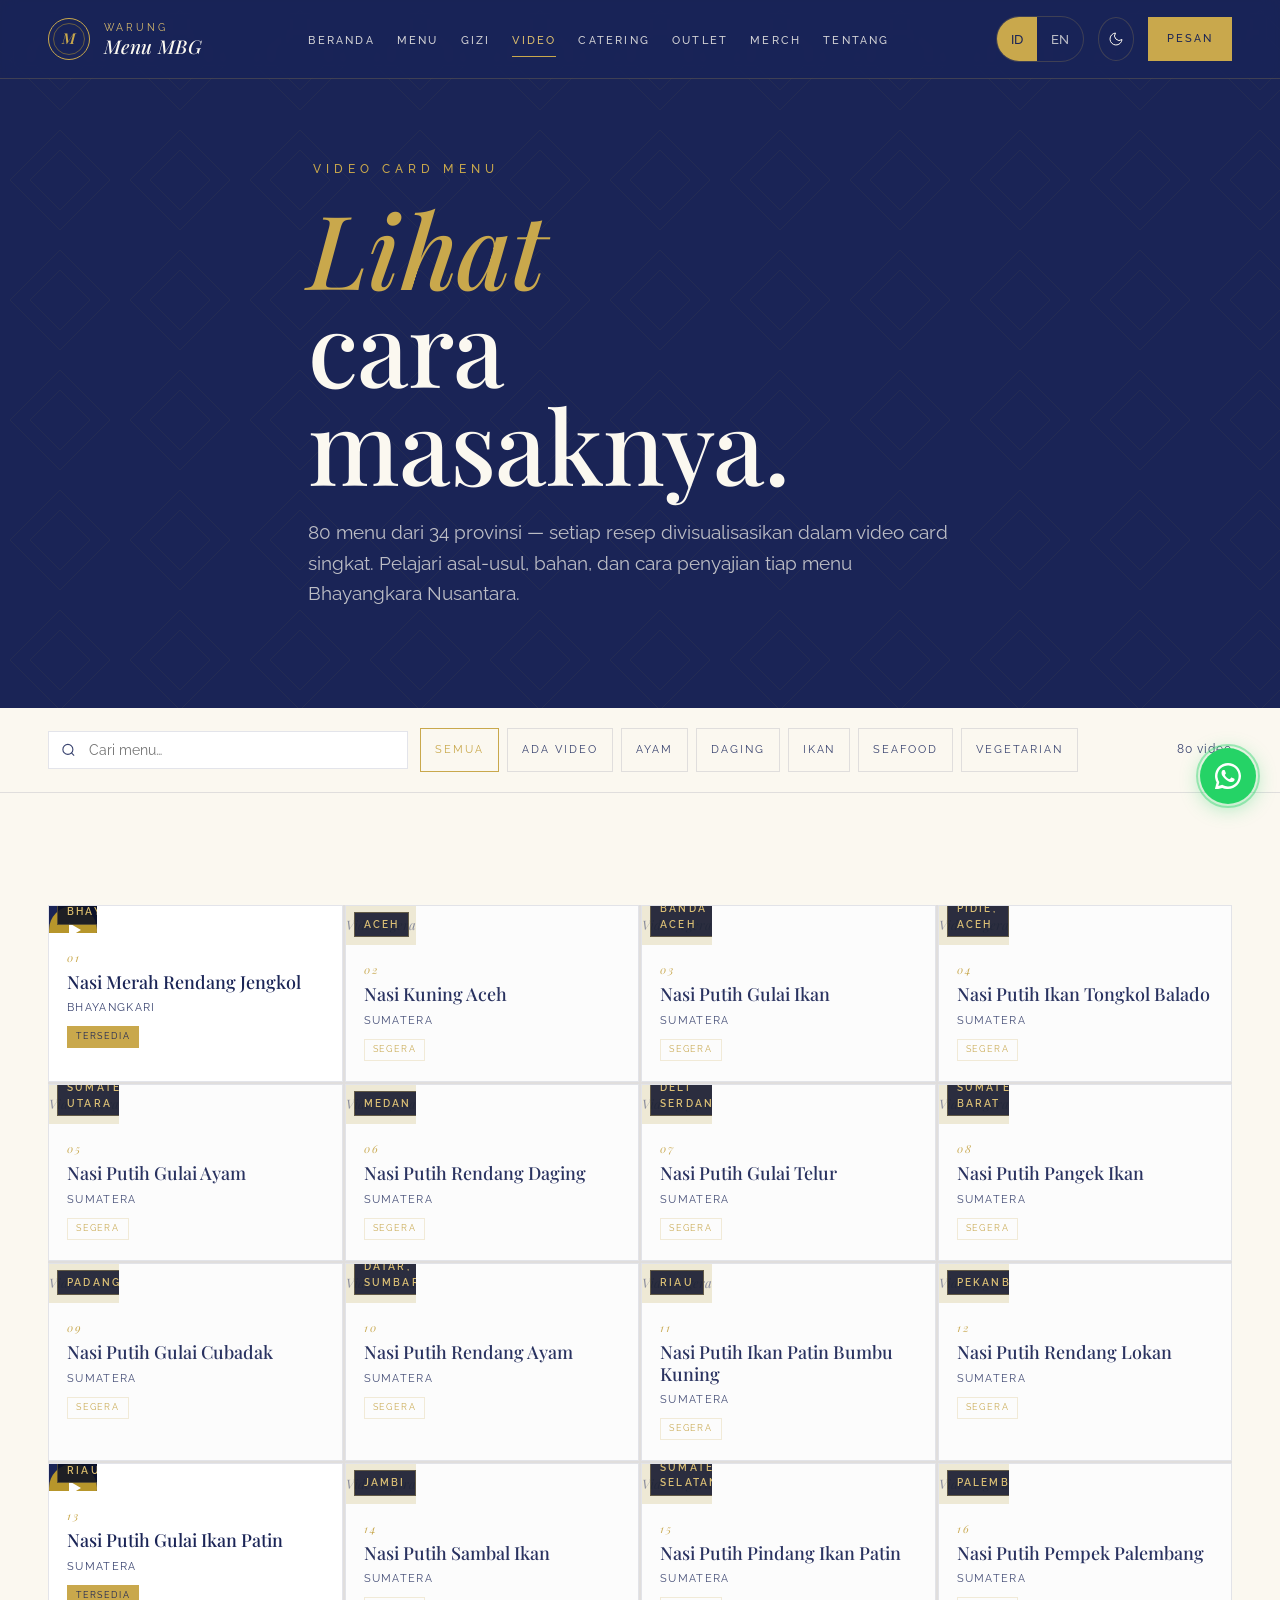
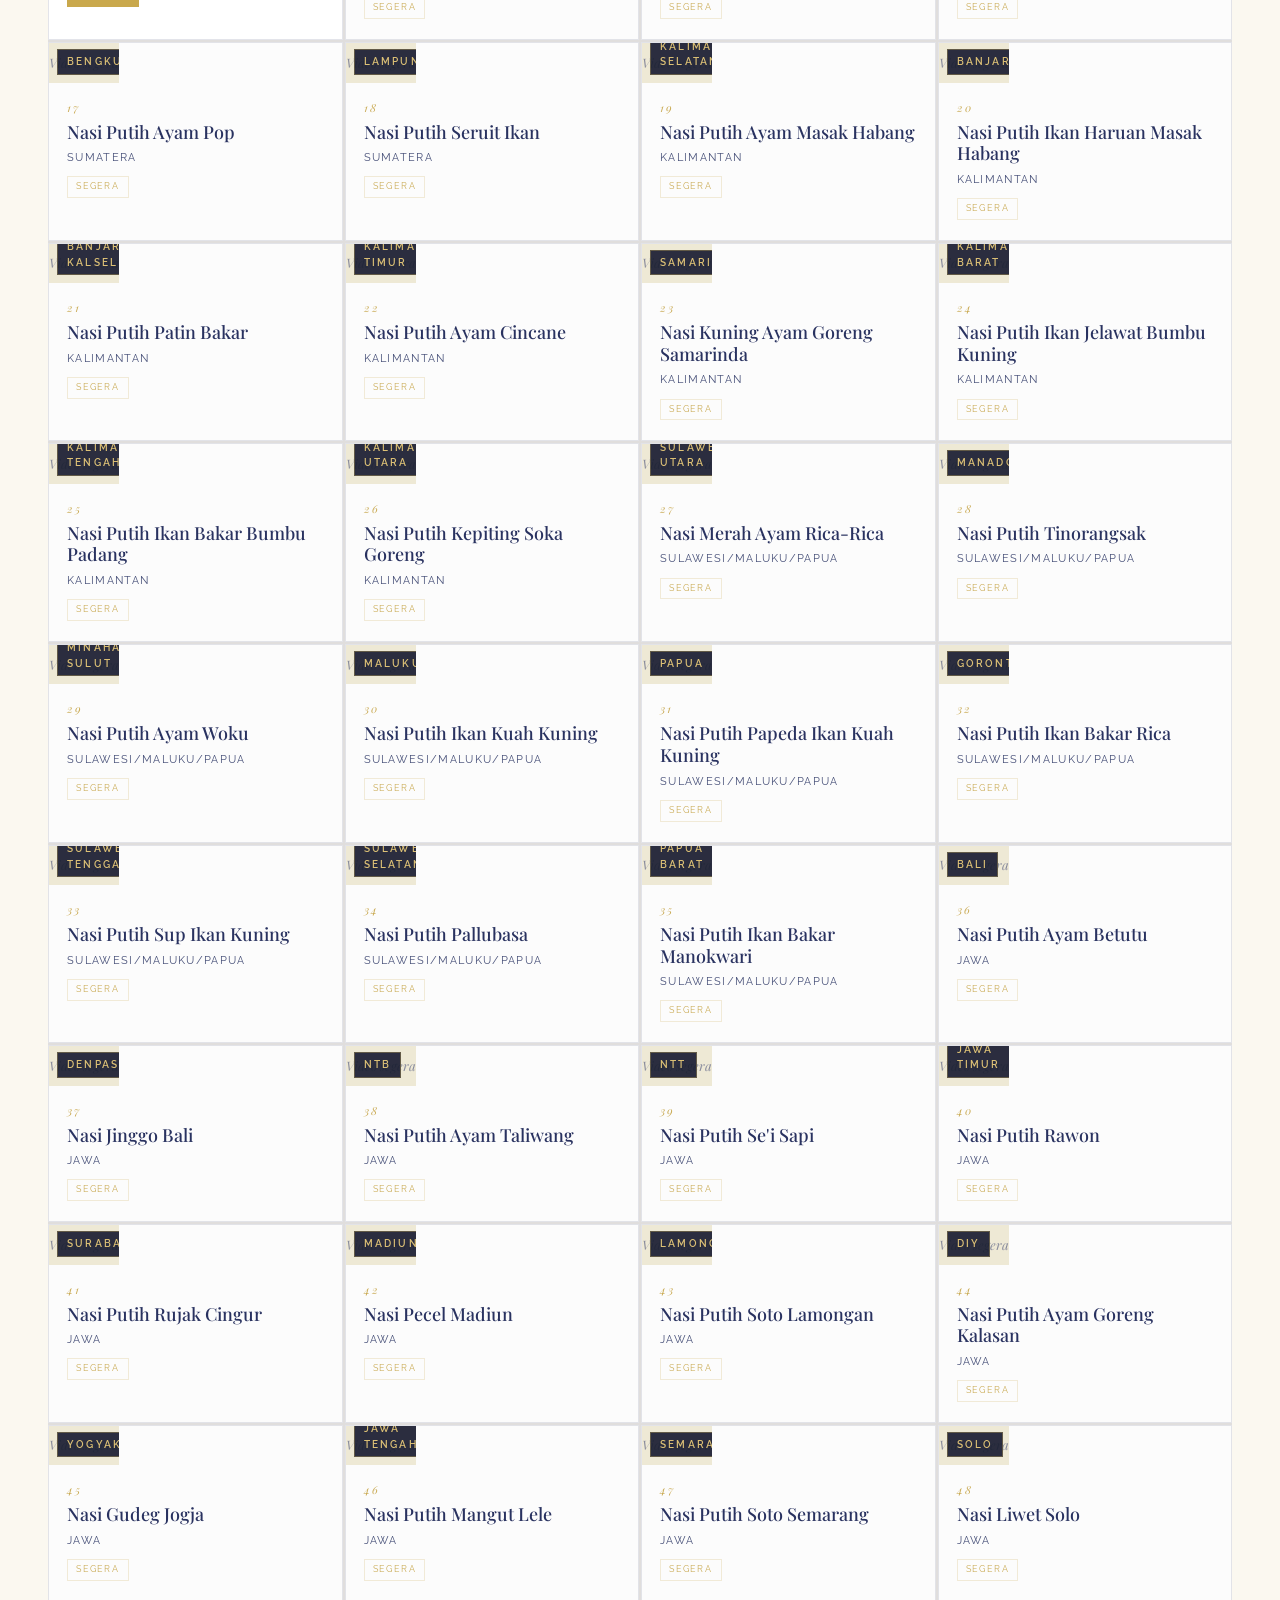
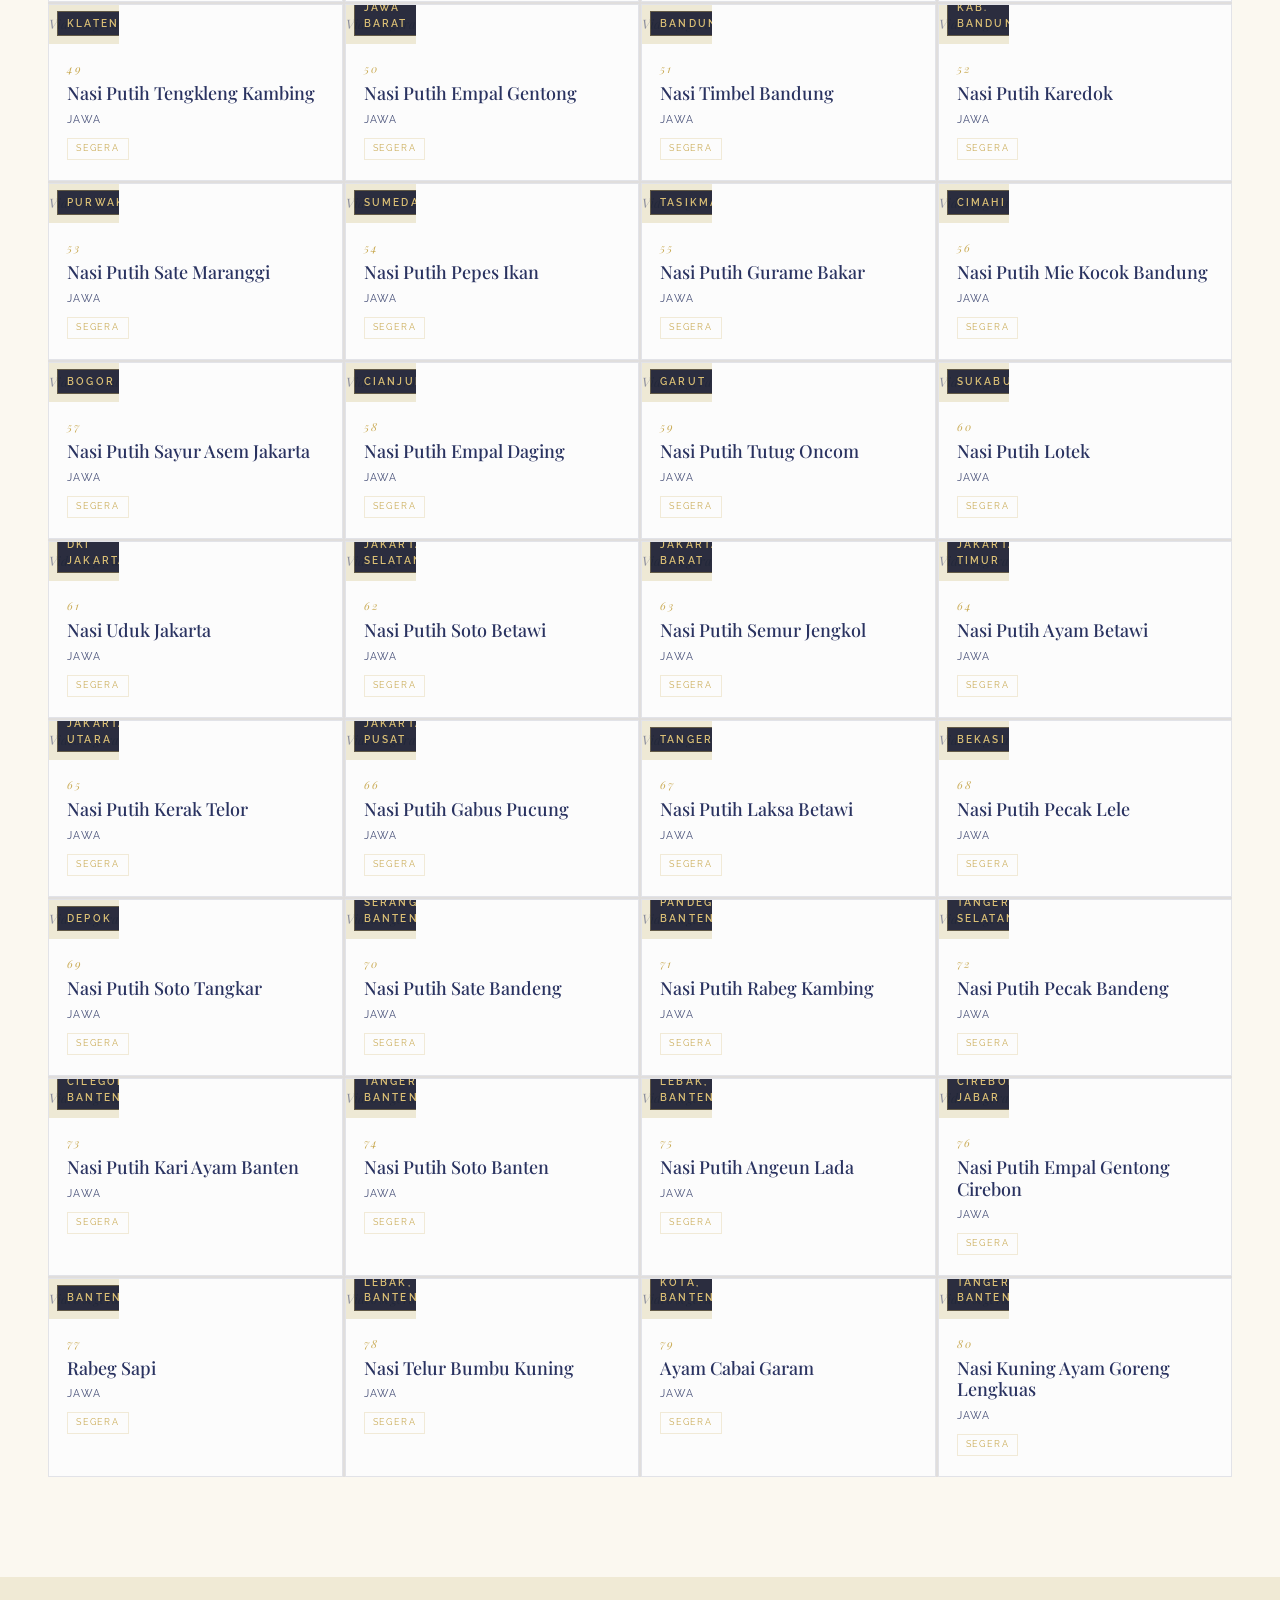
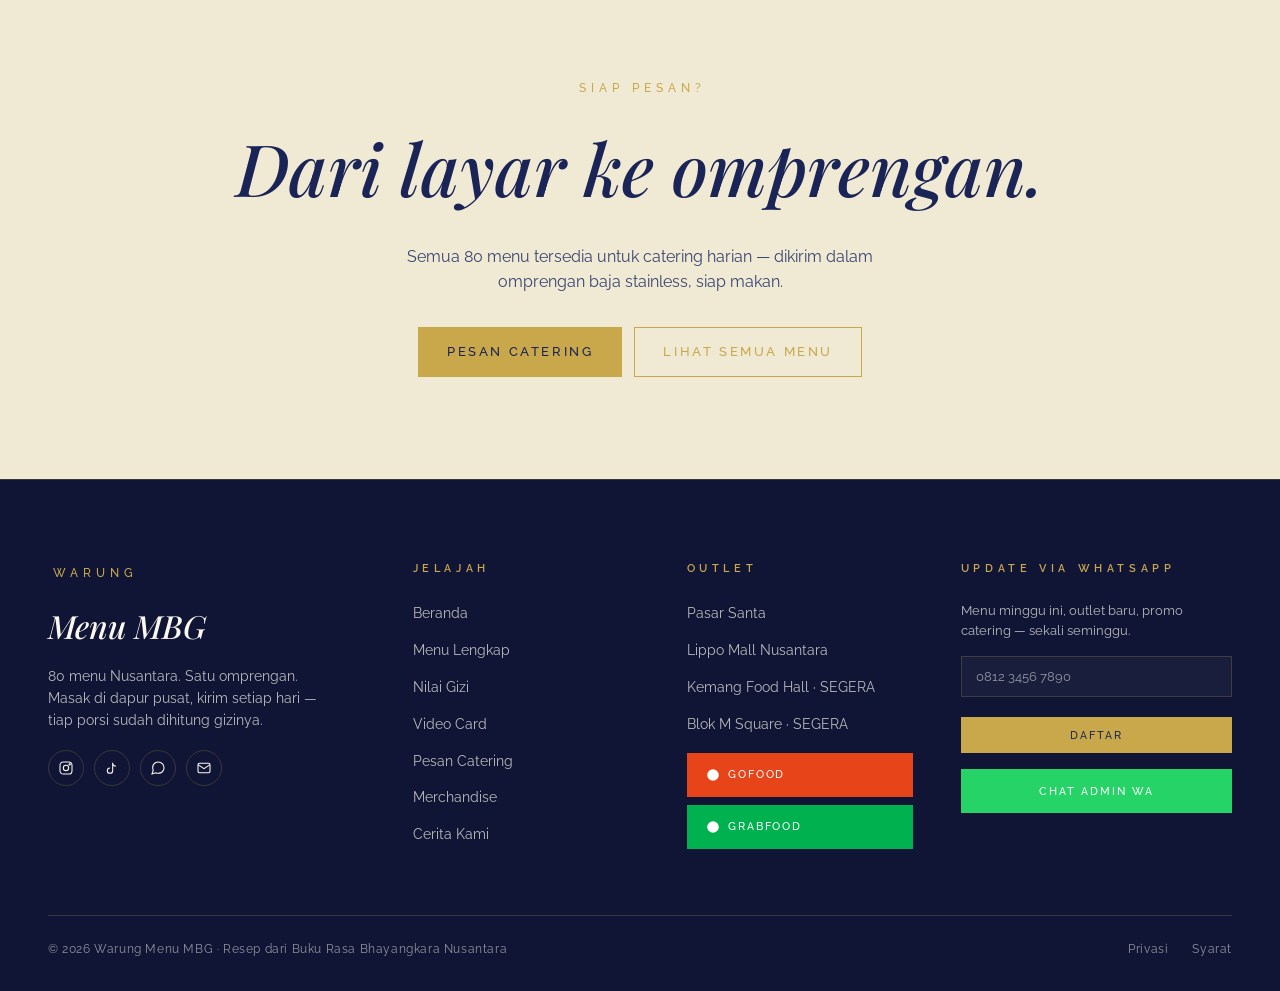
<file: video.html>
<!doctype html>
<html lang="id" data-theme="light">
<head>
<meta charset="utf-8" />
<meta name="viewport" content="width=device-width, initial-scale=1" />
<title>Video Card · Warung Menu MBG</title>
<meta name="description" content="Video card 80 menu Nusantara Warung Menu MBG — cara masak, bahan, dan penyajian setiap menu dari Buku Rasa Bhayangkara Nusantara." />
<meta property="og:title" content="Video Card Menu · Warung Menu MBG" />
<meta property="og:description" content="80 menu Nusantara divisualisasikan dalam video card singkat. Pelajari cara masak setiap menu Bhayangkara." />
<meta property="og:type" content="website" />
<meta property="og:url" content="https://warungmenumbg.id/video.html" />
<link rel="manifest" href="manifest.json" />
<link rel="preconnect" href="https://fonts.googleapis.com">
<link rel="preconnect" href="https://fonts.gstatic.com" crossorigin>
<link href="https://fonts.googleapis.com/css2?family=Playfair+Display:ital,wght@0,400;0,500;0,600;1,400;1,500;1,600&family=Cormorant+Garamond:ital,wght@0,400;0,500;0,600;1,400;1,500;1,600&family=Raleway:wght@300;400;500;600;700&display=swap" rel="stylesheet">
<link rel="stylesheet" href="assets/shared.css" />
<style>
/* ── Hero ── */
.v-hero {
  padding: 160px 0 80px;
  background: var(--navy);
  color: var(--cream);
  position: relative;
  overflow: hidden;
}
.v-hero::before {
  content: '';
  position: absolute;
  inset: 0;
  opacity: 0.12;
  background-image: url("data:image/svg+xml;utf8,<svg xmlns='http://www.w3.org/2000/svg' width='120' height='120' viewBox='0 0 120 120'><g fill='none' stroke='%23C8A227' stroke-width='0.5'><path d='M60 10 L110 60 L60 110 L10 60 Z'/><path d='M60 30 L90 60 L60 90 L30 60 Z'/></g></svg>");
  background-size: 120px;
}
.v-hero__inner { position: relative; z-index: 1; max-width: 760px; }
.v-hero h1 {
  font-family: var(--font-serif);
  font-weight: 500;
  font-size: clamp(52px, 8vw, 110px);
  line-height: 0.96;
  margin: 20px 0 24px;
  letter-spacing: -0.01em;
  color: var(--cream);
}
.v-hero h1 em { font-style: italic; color: var(--gold); }
.v-hero p.lede { font-size: clamp(16px, 2vw, 19px); color: var(--cream-soft); max-width: 54ch; }

/* ── Toolbar ── */
.v-toolbar {
  background: var(--bg);
  border-bottom: 1px solid var(--rule);
  padding: 20px 0;
  position: sticky;
  top: 64px;
  z-index: 50;
}
.v-toolbar__inner {
  display: flex;
  gap: 12px;
  align-items: center;
  flex-wrap: wrap;
}
.v-search {
  flex: 1;
  min-width: 220px;
  max-width: 360px;
  position: relative;
}
.v-search input {
  width: 100%;
  padding: 10px 14px 10px 40px;
  border: 1px solid var(--rule);
  background: var(--surface);
  color: var(--ink);
  font-family: var(--font-sans);
  font-size: 14px;
  border-radius: 0;
  outline: none;
  transition: border-color 0.2s;
}
.v-search input:focus { border-color: var(--gold); }
.v-search__icon {
  position: absolute;
  left: 13px;
  top: 50%;
  transform: translateY(-50%);
  color: var(--ink-soft);
  pointer-events: none;
}
.v-chips {
  display: flex;
  gap: 8px;
  flex-wrap: wrap;
}
.v-chip {
  font-family: var(--font-sans);
  font-size: 11px;
  letter-spacing: 0.18em;
  text-transform: uppercase;
  padding: 7px 14px;
  border: 1px solid var(--rule);
  background: transparent;
  color: var(--ink-soft);
  cursor: pointer;
  transition: all 0.2s;
}
.v-chip.is-active,
.v-chip:hover {
  border-color: var(--gold);
  color: var(--gold);
  background: transparent;
}
.v-count {
  margin-left: auto;
  font-size: 12px;
  color: var(--ink-soft);
  letter-spacing: 0.08em;
  white-space: nowrap;
}

/* ── Grid ── */
.v-section { padding: 64px 0 100px; background: var(--bg); }
.v-grid {
  display: grid;
  grid-template-columns: repeat(4, 1fr);
  gap: 2px;
  background: var(--rule);
  margin-top: 48px;
}
@media (max-width: 1100px) { .v-grid { grid-template-columns: repeat(3, 1fr); } }
@media (max-width: 760px)  { .v-grid { grid-template-columns: repeat(2, 1fr); } }
@media (max-width: 480px)  { .v-grid { grid-template-columns: 1fr 1fr; gap: 1px; } }

/* ── Card ── */
.vc {
  background: var(--surface);
  display: flex;
  flex-direction: column;
  cursor: pointer;
  transition: background 0.2s;
  position: relative;
  overflow: hidden;
}
.vc:hover { background: var(--bg-alt); }
.vc.is-hidden { display: none; }

.vc__thumb {
  aspect-ratio: 16/9;
  background: var(--bg-alt);
  position: relative;
  overflow: hidden;
  display: grid;
  place-items: center;
}
/* Actual video thumb bg when available */
.vc--has-video .vc__thumb { background: var(--navy); }

.vc__play {
  width: 48px;
  height: 48px;
  border-radius: 50%;
  background: rgba(200, 162, 39, 0.9);
  display: grid;
  place-items: center;
  transition: transform 0.25s, background 0.25s;
  position: relative;
  z-index: 2;
}
.vc:hover .vc__play { transform: scale(1.12); background: var(--gold); }

.vc__play svg { margin-left: 3px; }

.vc__coming {
  font-family: var(--font-serif);
  font-style: italic;
  font-size: 13px;
  color: var(--ink-soft);
  opacity: 0.6;
  position: relative;
  z-index: 2;
}

/* Province tag overlay — stronger contrast */
.vc__province-tag {
  position: absolute;
  bottom: 8px;
  left: 8px;
  font-size: 10px;
  letter-spacing: 0.22em;
  text-transform: uppercase;
  background: rgba(10, 15, 36, 0.92);
  color: var(--gold-light);
  padding: 4px 9px;
  z-index: 3;
  border: 1px solid rgba(201, 168, 76, 0.35);
  font-weight: 600;
}
.vc--has-video .vc__province-tag { background: rgba(10, 15, 36, 0.88); }

.vc__body { padding: 16px 18px 20px; flex: 1; display: flex; flex-direction: column; gap: 6px; }
.vc__num {
  font-family: var(--font-serif);
  font-style: italic;
  font-size: 11px;
  color: var(--gold);
  letter-spacing: 0.2em;
}
.vc__name {
  font-family: var(--font-serif);
  font-weight: 500;
  font-size: 18px;
  color: var(--ink);
  line-height: 1.2;
  margin: 0;
}
.vc__region {
  font-size: 11px;
  letter-spacing: 0.12em;
  text-transform: uppercase;
  color: var(--ink-soft);
}
.vc__badge {
  display: inline-block;
  font-size: 9px;
  letter-spacing: 0.2em;
  text-transform: uppercase;
  padding: 3px 8px;
  border: 1px solid var(--gold-hair);
  color: var(--gold);
  margin-top: 4px;
  align-self: flex-start;
}
.vc--has-video .vc__badge {
  background: var(--gold);
  color: var(--navy);
  border-color: var(--gold);
}

/* vc as <button> — normalize */
.vc {
  border: none;
  background: var(--surface);
  font: inherit;
  color: inherit;
  text-align: left;
  cursor: pointer;
  width: 100%;
  padding: 0;
  display: flex; flex-direction: column;
  transition: transform 0.25s ease, box-shadow 0.25s ease, border-color 0.25s ease;
  border: 1px solid var(--rule);
}
.vc:hover { transform: translateY(-3px); box-shadow: 0 16px 36px rgba(0,0,0,0.12); border-color: var(--gold); }
.vc:focus-visible { outline: 2px solid var(--gold); outline-offset: 3px; box-shadow: 0 0 0 4px rgba(201,168,76,0.22); }
.vc--soon { cursor: pointer; opacity: 0.92; }

.v-hero__eyebrow { color: var(--gold); }

/* Modal placeholder/error */
.v-modal__video { width: 100%; height: 100%; display: block; }
.v-modal__placeholder-inner {
  text-align: center;
  padding: 48px 32px;
}
.v-modal__placeholder-icon { margin-bottom: 16px; }
.v-modal__placeholder-text {
  margin: 0;
  font-family: var(--font-serif);
  font-style: italic;
  font-size: 20px;
  color: var(--cream-soft);
}
.v-modal__placeholder-text em { color: var(--gold); }
.v-modal__error-msg {
  color: rgba(251,248,240,0.72);
  font-size: 16px;
  text-align: center;
  padding: 24px;
  margin: 0;
}
.v-modal__error-link { color: var(--gold); }

/* ── No results ── */
.v-empty {
  display: none;
  grid-column: 1 / -1;
  text-align: center;
  padding: 80px 24px;
  background: var(--surface);
}
.v-empty p { font-family: var(--font-serif); font-style: italic; font-size: 24px; color: var(--ink-soft); }
.v-empty.is-visible { display: block; }

/* ── Video Modal ── */
.v-modal {
  position: fixed;
  inset: 0;
  z-index: 1000;
  display: grid;
  place-items: center;
  padding: 24px;
  visibility: hidden;
  pointer-events: none;
}
.v-modal.is-open { visibility: visible; pointer-events: all; }
.v-modal__backdrop {
  position: absolute;
  inset: 0;
  background: rgba(10, 14, 26, 0.92);
  opacity: 0;
  transition: opacity 0.3s;
}
.v-modal.is-open .v-modal__backdrop { opacity: 1; }
.v-modal__box {
  position: relative;
  z-index: 1;
  background: var(--navy);
  width: 100%;
  max-width: 900px;
  transform: translateY(20px);
  opacity: 0;
  transition: transform 0.3s, opacity 0.3s;
}
.v-modal.is-open .v-modal__box { transform: translateY(0); opacity: 1; }
.v-modal__header {
  display: flex;
  align-items: flex-start;
  justify-content: space-between;
  padding: 20px 24px 16px;
  border-bottom: 1px solid rgba(200, 162, 39, 0.18);
}
.v-modal__title {
  font-family: var(--font-serif);
  font-style: italic;
  font-size: 28px;
  font-weight: 500;
  color: var(--cream);
  margin: 0 0 4px;
}
.v-modal__sub {
  font-size: 11px;
  letter-spacing: 0.2em;
  text-transform: uppercase;
  color: var(--gold);
}
.v-modal__close {
  background: none;
  border: none;
  color: var(--cream-soft);
  cursor: pointer;
  padding: 4px;
  line-height: 1;
  transition: color 0.2s;
  flex-shrink: 0;
}
.v-modal__close:hover { color: var(--gold); }
.v-modal__video-wrap { aspect-ratio: 16/9; background: #000; position: relative; }
.v-modal__video-wrap video {
  width: 100%;
  height: 100%;
  object-fit: contain;
  display: block;
}
.v-modal__placeholder {
  position: absolute;
  inset: 0;
  display: grid;
  place-items: center;
  color: var(--cream-soft);
  font-family: var(--font-serif);
  font-style: italic;
  font-size: 20px;
  text-align: center;
  padding: 24px;
}
.v-modal__footer {
  padding: 16px 24px;
  display: flex;
  align-items: center;
  gap: 16px;
  flex-wrap: wrap;
  border-top: 1px solid rgba(200, 162, 39, 0.12);
}
.v-modal__province { font-size: 11px; letter-spacing: 0.2em; text-transform: uppercase; color: var(--cream-soft); }
.v-modal__cta { margin-left: auto; }

/* ── CTA band ── */
.v-cta {
  background: var(--bg-alt);
  padding: var(--section-py) 0;
  text-align: center;
}
.v-cta h2 {
  font-family: var(--font-serif);
  font-style: italic;
  font-size: clamp(40px, 6vw, 72px);
  font-weight: 500;
  color: var(--ink);
  margin: 14px 0 20px;
}
</style>
</head>
<body data-screen-label="Video">
<a href="#main" class="skip-link" data-id="Lompat ke konten utama" data-en="Skip to main content">Lompat ke konten utama</a>
<div id="nav-slot"></div>
<main id="main" tabindex="-1">

<!-- ───── Hero ───── -->
<header class="v-hero">
  <div class="container v-hero__inner">
    <div class="eyebrow v-hero__eyebrow" data-id="Video card menu" data-en="Menu video cards">Video card menu</div>
    <h1><em data-id="Lihat" data-en="Watch">Lihat</em><br/><span data-id="cara masaknya." data-en="how it's made.">cara masaknya.</span></h1>
    <p class="lede" data-id="80 menu dari 34 provinsi — setiap resep divisualisasikan dalam video card singkat. Pelajari asal-usul, bahan, dan cara penyajian tiap menu Bhayangkara Nusantara." data-en="80 menus from 34 provinces — each recipe visualised in a short video card. Learn the origin, ingredients, and plating of every Bhayangkara Nusantara menu.">80 menu dari 34 provinsi — setiap resep divisualisasikan dalam video card singkat. Pelajari asal-usul, bahan, dan cara penyajian tiap menu Bhayangkara Nusantara.</p>
  </div>
</header>

<!-- ───── Toolbar ───── -->
<div class="v-toolbar">
  <div class="container v-toolbar__inner">
    <div class="v-search">
      <svg class="v-search__icon" width="15" height="15" viewBox="0 0 24 24" fill="none" stroke="currentColor" stroke-width="1.8"><circle cx="11" cy="11" r="8"/><path d="M21 21l-4.35-4.35"/></svg>
      <input type="search" id="v-search-input" data-id-placeholder="Cari menu…" data-en-placeholder="Search menus…" placeholder="Cari menu…" aria-label="Cari menu" />
    </div>
    <div class="v-chips" id="v-tag-chips" role="group" aria-label="Filter tag"></div>
    <div class="v-count" id="v-count"></div>
  </div>
</div>

<!-- ───── Grid ───── -->
<section class="v-section">
  <div class="container">
    <div class="v-grid" id="v-grid" role="list" aria-label="Daftar video menu">
      <div class="v-empty" id="v-empty"><p data-id="Tidak ada menu yang cocok." data-en="No matching menus.">Tidak ada menu yang cocok.</p></div>
    </div>
  </div>
</section>

<!-- ───── CTA ───── -->
<section class="v-cta">
  <div class="container">
    <div class="eyebrow" data-id="Siap pesan?" data-en="Ready to order?">Siap pesan?</div>
    <h2 data-id="Dari layar ke omprengan." data-en="From screen to omprengan.">Dari layar ke omprengan.</h2>
    <p class="lede" style="max-width:54ch;margin:0 auto 32px" data-id="Semua 80 menu tersedia untuk catering harian — dikirim dalam omprengan baja stainless, siap makan." data-en="All 80 menus are available for daily catering — delivered in stainless steel omprengan, ready to eat.">Semua 80 menu tersedia untuk catering harian — dikirim dalam omprengan baja stainless, siap makan.</p>
    <div style="display:flex;gap:12px;justify-content:center;flex-wrap:wrap">
      <a href="catering.html" class="btn btn--gold" data-id="Pesan Catering" data-en="Order Catering">Pesan Catering</a>
      <a href="menu.html" class="btn btn--outline" data-id="Lihat Semua Menu" data-en="Browse All Menus">Lihat Semua Menu</a>
    </div>
  </div>
</section>

<!-- ───── Video Modal ───── -->
<div class="v-modal" id="v-modal" role="dialog" aria-modal="true" aria-label="Video menu">
  <div class="v-modal__backdrop" id="v-modal-backdrop"></div>
  <div class="v-modal__box">
    <div class="v-modal__header">
      <div>
        <h2 class="v-modal__title" id="v-modal-title">—</h2>
        <div class="v-modal__sub" id="v-modal-sub">—</div>
      </div>
      <button class="v-modal__close" id="v-modal-close" aria-label="Tutup">
        <svg width="20" height="20" viewBox="0 0 24 24" fill="none" stroke="currentColor" stroke-width="1.6"><path d="M18 6 6 18M6 6l12 12"/></svg>
      </button>
    </div>
    <div class="v-modal__video-wrap" id="v-modal-video-wrap">
      <!-- video or placeholder injected by JS -->
    </div>
    <div class="v-modal__footer">
      <span class="v-modal__province" id="v-modal-province"></span>
      <div class="v-modal__cta">
        <a href="catering.html" class="btn btn--gold btn--small" data-id="Pesan Catering" data-en="Order Catering">Pesan Catering</a>
      </div>
    </div>
  </div>
</div>

</main>
<div id="footer-slot"></div>

<script src="assets/data.js"></script>
<script src="assets/shared.js"></script>
<script>
window.mountLayout();
if (window.renderNavMega) window.renderNavMega();
if (window.MBG && window.MBG.initCountUp) window.MBG.initCountUp();

// ─── Video availability: use menu.video_file from data.js (single source of truth) ───
const VIDEO_DIR = 'assets/videos/';

// ─── Tags (distinct from menu.html tags, kept simple) ─────────────────────
const ALL_TAG = 'Semua';
const TAG_AVAILABLE = 'Ada Video';
const TAGS = [ALL_TAG, TAG_AVAILABLE, 'Ayam', 'Daging', 'Ikan', 'Seafood', 'Vegetarian'];

let currentTag = ALL_TAG;
let currentSearch = '';

// ─── Build chips ──────────────────────────────────────────────────────────
const chipContainer = document.getElementById('v-tag-chips');
TAGS.forEach(tag => {
  const btn = document.createElement('button');
  btn.className = 'v-chip' + (tag === ALL_TAG ? ' is-active' : '');
  btn.textContent = tag;
  btn.dataset.tag = tag;
  btn.addEventListener('click', () => {
    currentTag = tag;
    chipContainer.querySelectorAll('.v-chip').forEach(c => c.classList.remove('is-active'));
    btn.classList.add('is-active');
    applyFilters();
  });
  chipContainer.appendChild(btn);
});

// ─── Build cards ──────────────────────────────────────────────────────────
const grid = document.getElementById('v-grid');
const empty = document.getElementById('v-empty');
const countEl = document.getElementById('v-count');

const cards = [];

const esc = (s) => String(s ?? '').replace(/[&<>"']/g, (c) => ({
  '&':'&amp;','<':'&lt;','>':'&gt;','"':'&quot;',"'":'&#39;'
}[c]));

(window.MBG_MENUS || []).forEach(menu => {
  const noStr = String(menu.no).padStart(2, '0');
  const hasVideo = !!menu.video_file;

  const card = document.createElement('button');
  card.type = 'button';
  card.className = 'vc' + (hasVideo ? ' vc--has-video' : ' vc--soon');
  card.setAttribute('role', 'listitem');
  card.setAttribute('aria-label',
    `${menu.name_id} · ${menu.province || menu.region || ''} · ${hasVideo ? 'Putar video' : 'Video segera'}`);
  card.dataset.no = noStr;
  card.dataset.nameId = (menu.name_id || '').toLowerCase();
  card.dataset.nameEn = (menu.name_en || '').toLowerCase();
  card.dataset.province = (menu.province || '').toLowerCase();
  card.dataset.region = (menu.region || '').toLowerCase();
  card.dataset.tag = (menu.tag || '').toLowerCase();
  card.dataset.hasVideo = hasVideo ? '1' : '0';

  const thumbContent = hasVideo
    ? `<div class="vc__play" aria-hidden="true"><svg width="14" height="16" viewBox="0 0 14 16" fill="white"><path d="M1 1l12 7-12 7V1z"/></svg></div>`
    : `<span class="vc__coming" data-id="Video segera" data-en="Video soon">Video segera</span>`;

  card.innerHTML = `
    <div class="vc__thumb">
      ${thumbContent}
      <div class="vc__province-tag">${esc(menu.province || '')}</div>
    </div>
    <div class="vc__body">
      <div class="vc__num">${esc(noStr)}</div>
      <h3 class="vc__name">${esc(menu.name_id || '')}</h3>
      <div class="vc__region">${esc(menu.region || menu.province || '')}</div>
      <span class="vc__badge" data-id="${hasVideo ? 'Tersedia' : 'Segera'}" data-en="${hasVideo ? 'Available' : 'Soon'}">${hasVideo ? 'Tersedia' : 'Segera'}</span>
    </div>`;

  card.addEventListener('click', () => openModal(menu, noStr, hasVideo));

  // Insert before the empty state element
  grid.insertBefore(card, empty);
  cards.push({ card, menu, noStr, hasVideo });
});

// ─── Filters ──────────────────────────────────────────────────────────────
function applyFilters() {
  const q = currentSearch.trim().toLowerCase();
  let visible = 0;

  cards.forEach(({ card, menu, noStr, hasVideo }) => {
    let show = true;

    // Tag filter
    if (currentTag === TAG_AVAILABLE) {
      show = hasVideo;
    } else if (currentTag !== ALL_TAG) {
      show = (menu.tag || '').toLowerCase() === currentTag.toLowerCase();
    }

    // Search filter
    if (show && q) {
      const haystack = [
        menu.name_id, menu.name_en, menu.province, menu.region, noStr
      ].join(' ').toLowerCase();
      show = haystack.includes(q);
    }

    card.classList.toggle('is-hidden', !show);
    if (show) visible++;
  });

  const lang = window.getLang ? window.getLang() : 'id';
  countEl.textContent = lang === 'id'
    ? `${visible} video`
    : `${visible} videos`;

  empty.classList.toggle('is-visible', visible === 0);
}

// Initial count
applyFilters();

// Search input
const searchInput = document.getElementById('v-search-input');
searchInput.addEventListener('input', () => {
  currentSearch = searchInput.value;
  applyFilters();
});

// Re-apply on lang change (for badge text)
window.addEventListener('mbg:lang', () => applyFilters());

// ─── Modal ────────────────────────────────────────────────────────────────
const modal       = document.getElementById('v-modal');
const modalTitle  = document.getElementById('v-modal-title');
const modalSub    = document.getElementById('v-modal-sub');
const modalProv   = document.getElementById('v-modal-province');
const modalWrap   = document.getElementById('v-modal-video-wrap');
const modalClose  = document.getElementById('v-modal-close');
const modalBg     = document.getElementById('v-modal-backdrop');

let lastFocus = null;
function openModal(menu, noStr, hasVideo) {
  const lang = window.getLang ? window.getLang() : 'id';
  lastFocus = document.activeElement;
  modalTitle.textContent = lang === 'id' ? menu.name_id : (menu.name_en || menu.name_id);
  modalSub.textContent   = (menu.region || menu.province || '');
  modalProv.textContent  = menu.province || '';

  // Clear previous video
  modalWrap.innerHTML = '';

  if (hasVideo) {
    const videoFile = menu.video_file;
    const video = document.createElement('video');
    video.controls = true;
    video.autoplay = true;
    video.playsInline = true;
    video.className = 'v-modal__video';

    const source = document.createElement('source');
    source.src  = VIDEO_DIR + videoFile;
    source.type = 'video/mp4';
    video.appendChild(source);
    video.addEventListener('error', () => {
      video.style.display = 'none';
      const errEl = document.createElement('div');
      errEl.className = 'v-modal__placeholder v-modal__error';
      const p = document.createElement('p');
      p.className = 'v-modal__error-msg';
      p.textContent = 'Video tidak dapat dimuat saat ini.';
      const br = document.createElement('br');
      const a = document.createElement('a');
      a.href = 'catering.html';
      a.className = 'v-modal__error-link';
      a.textContent = 'Pesan menu ini via catering →';
      p.appendChild(br);
      p.appendChild(a);
      errEl.appendChild(p);
      modalWrap.appendChild(errEl);
    });
    modalWrap.appendChild(video);
  } else {
    const ph = document.createElement('div');
    ph.className = 'v-modal__placeholder';
    const name = lang === 'id' ? menu.name_id : (menu.name_en || menu.name_id);
    const inner = document.createElement('div');
    inner.className = 'v-modal__placeholder-inner';
    inner.innerHTML = `
        <svg width="48" height="48" viewBox="0 0 24 24" fill="none" stroke="rgba(200,162,39,0.5)" stroke-width="1.2" class="v-modal__placeholder-icon" aria-hidden="true"><circle cx="12" cy="12" r="10"/><polygon points="10 8 16 12 10 16 10 8" fill="rgba(200,162,39,0.4)"/></svg>
        <p class="v-modal__placeholder-text">Video <em>${esc(name)}</em><br/>segera hadir.</p>`;
    ph.appendChild(inner);
    modalWrap.appendChild(ph);
  }

  modal.classList.add('is-open');
  document.body.style.overflow = 'hidden';
  setTimeout(() => modalClose.focus({ preventScroll: true }), 60);
}

function closeModal() {
  if (!modal.classList.contains('is-open')) return;
  modal.classList.remove('is-open');
  document.body.style.overflow = '';
  const video = modalWrap.querySelector('video');
  if (video) { video.pause(); video.currentTime = 0; }
  setTimeout(() => { modalWrap.innerHTML = ''; }, 300);
  if (lastFocus && typeof lastFocus.focus === 'function') lastFocus.focus({ preventScroll: true });
}

modalClose.addEventListener('click', closeModal);
modalBg.addEventListener('click', closeModal);
modal.addEventListener('click', (e) => { if (e.target === modal) closeModal(); });
document.addEventListener('keydown', e => {
  if (e.key !== 'Escape') return;
  if (modal.classList.contains('is-open')) { e.stopPropagation(); closeModal(); }
});
// Focus trap inside modal
modal.addEventListener('keydown', (e) => {
  if (e.key !== 'Tab' || !modal.classList.contains('is-open')) return;
  const focusable = modal.querySelectorAll('a[href], button:not([disabled]), video, [tabindex]:not([tabindex="-1"])');
  if (!focusable.length) return;
  const first = focusable[0];
  const last = focusable[focusable.length - 1];
  if (e.shiftKey && document.activeElement === first) { e.preventDefault(); last.focus(); }
  else if (!e.shiftKey && document.activeElement === last) { e.preventDefault(); first.focus(); }
});
</script>
<script>
  if ("serviceWorker" in navigator) {
    window.addEventListener("load", () => {
      navigator.serviceWorker.register("/sw.js")
        .then(reg => console.log("[MBG] SW registered:", reg.scope))
        .catch(err => console.warn("[MBG] SW registration failed:", err));
    });
  }
</script>
</body>
</html>
</file>
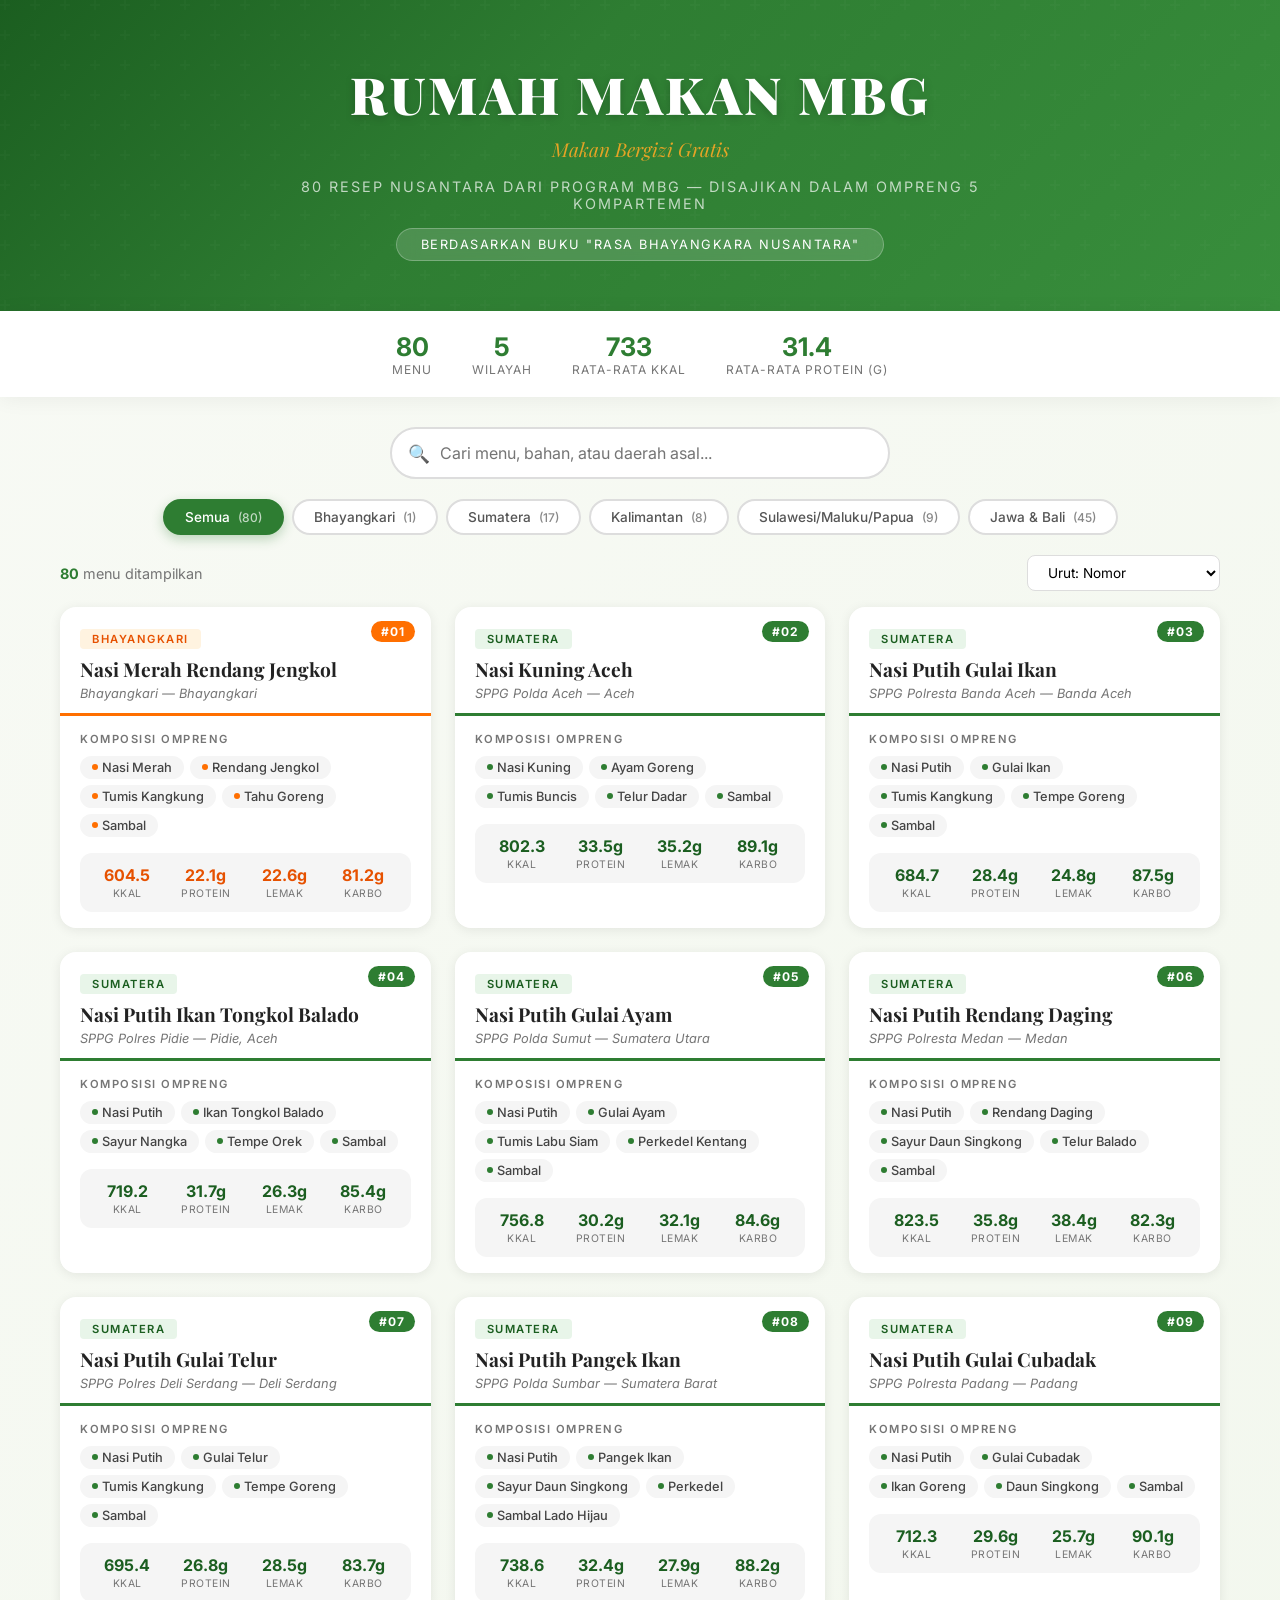
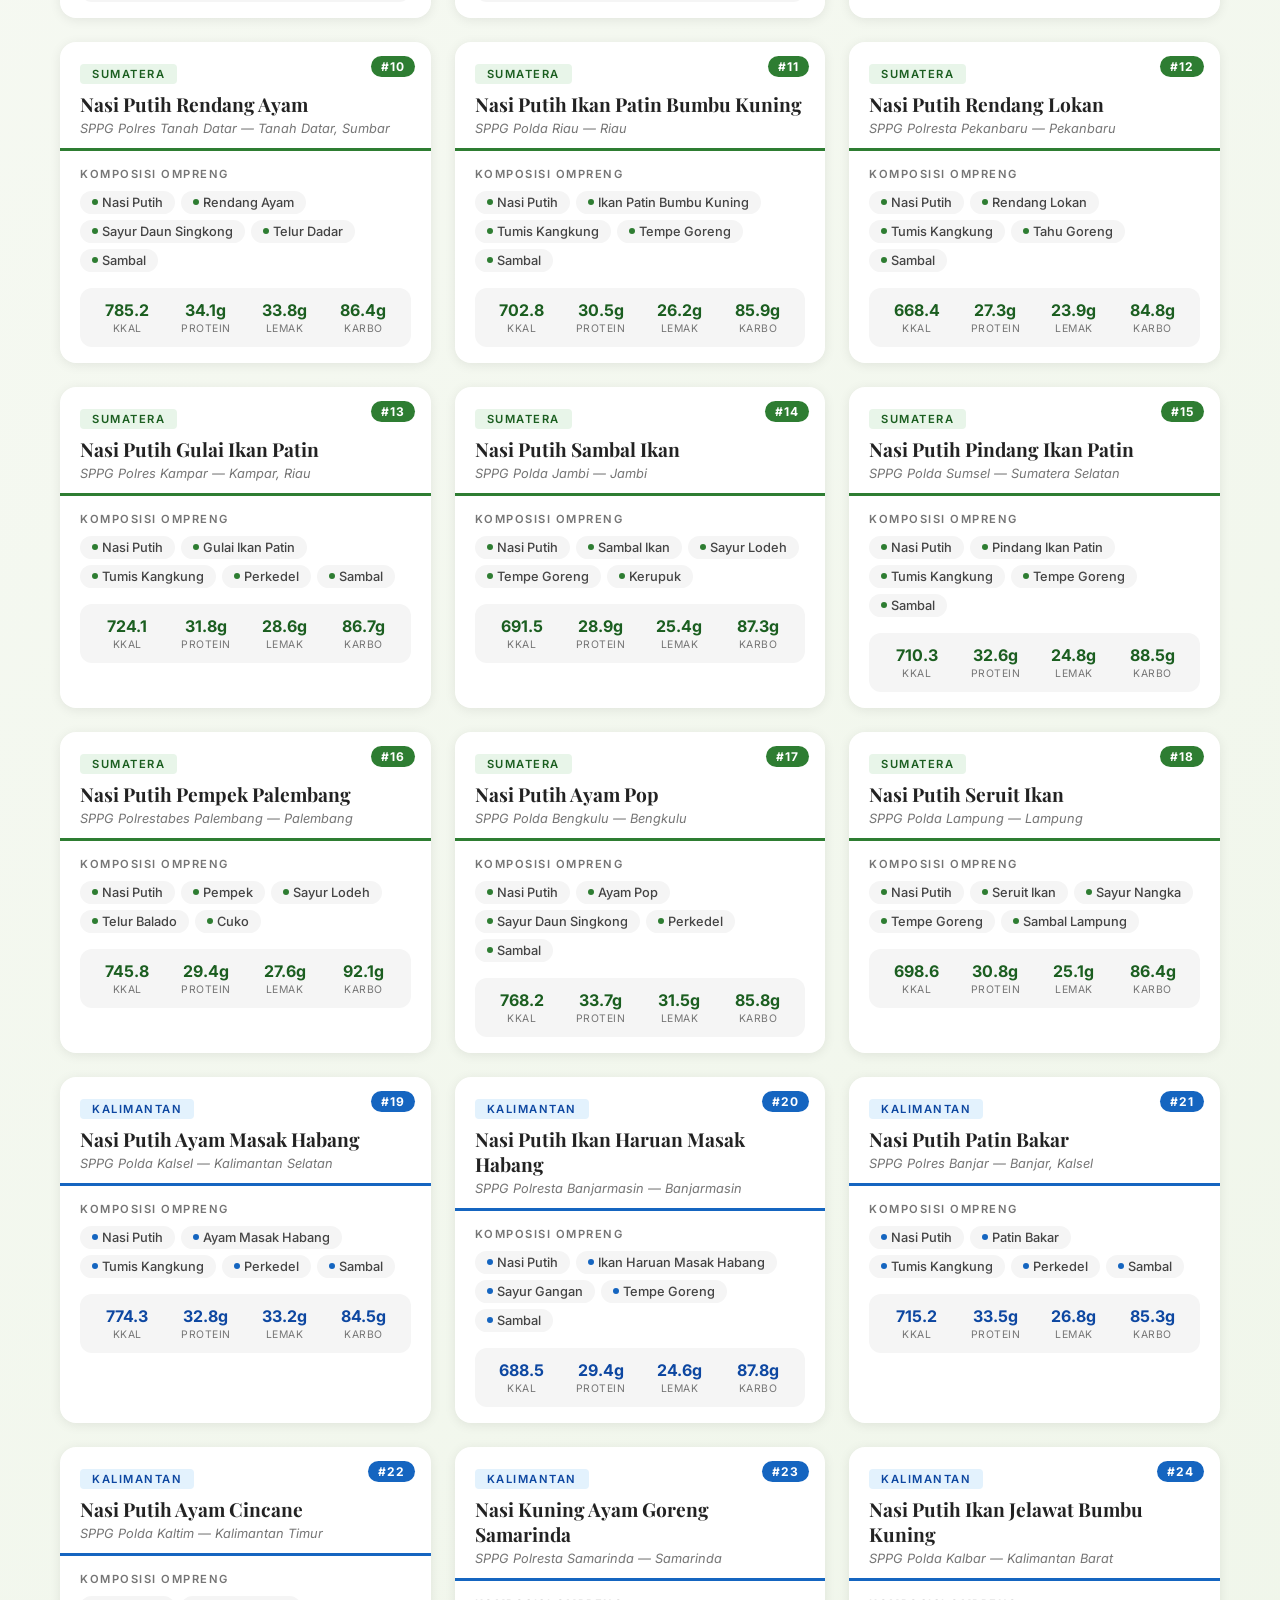
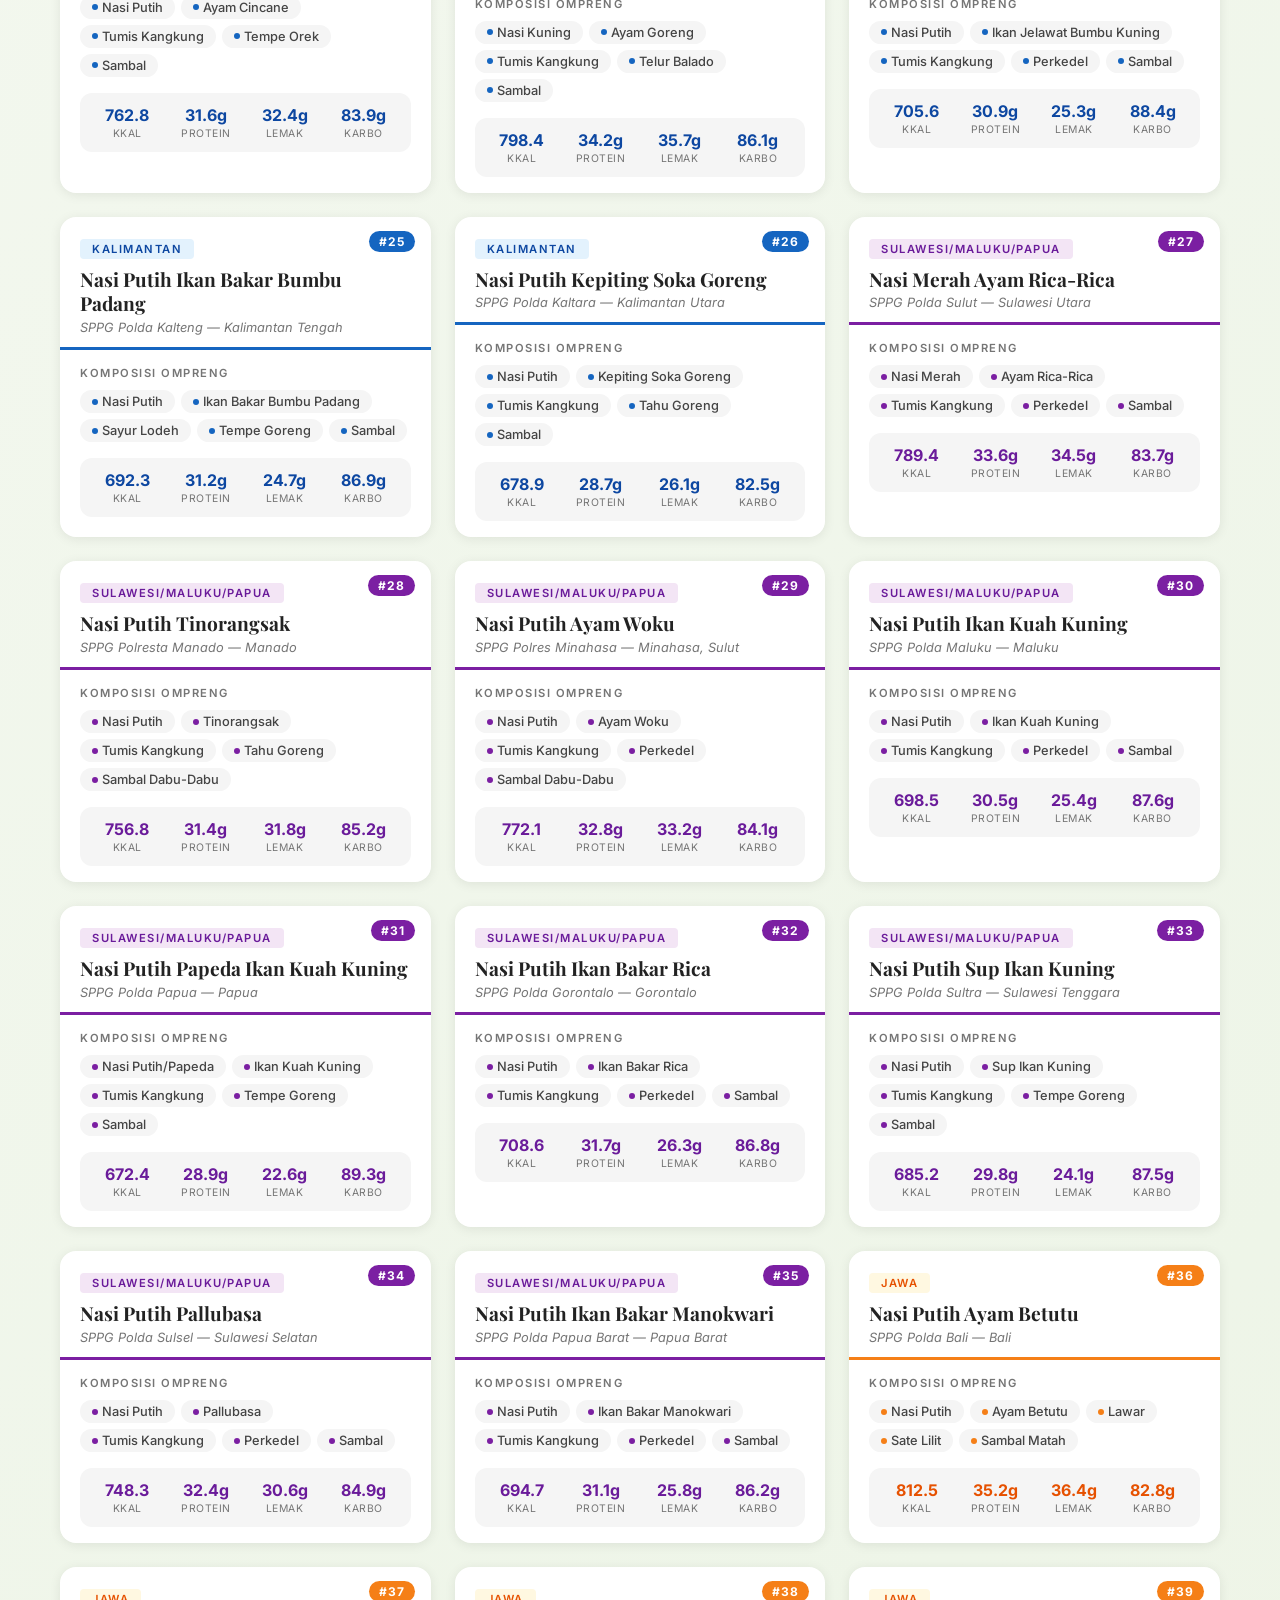
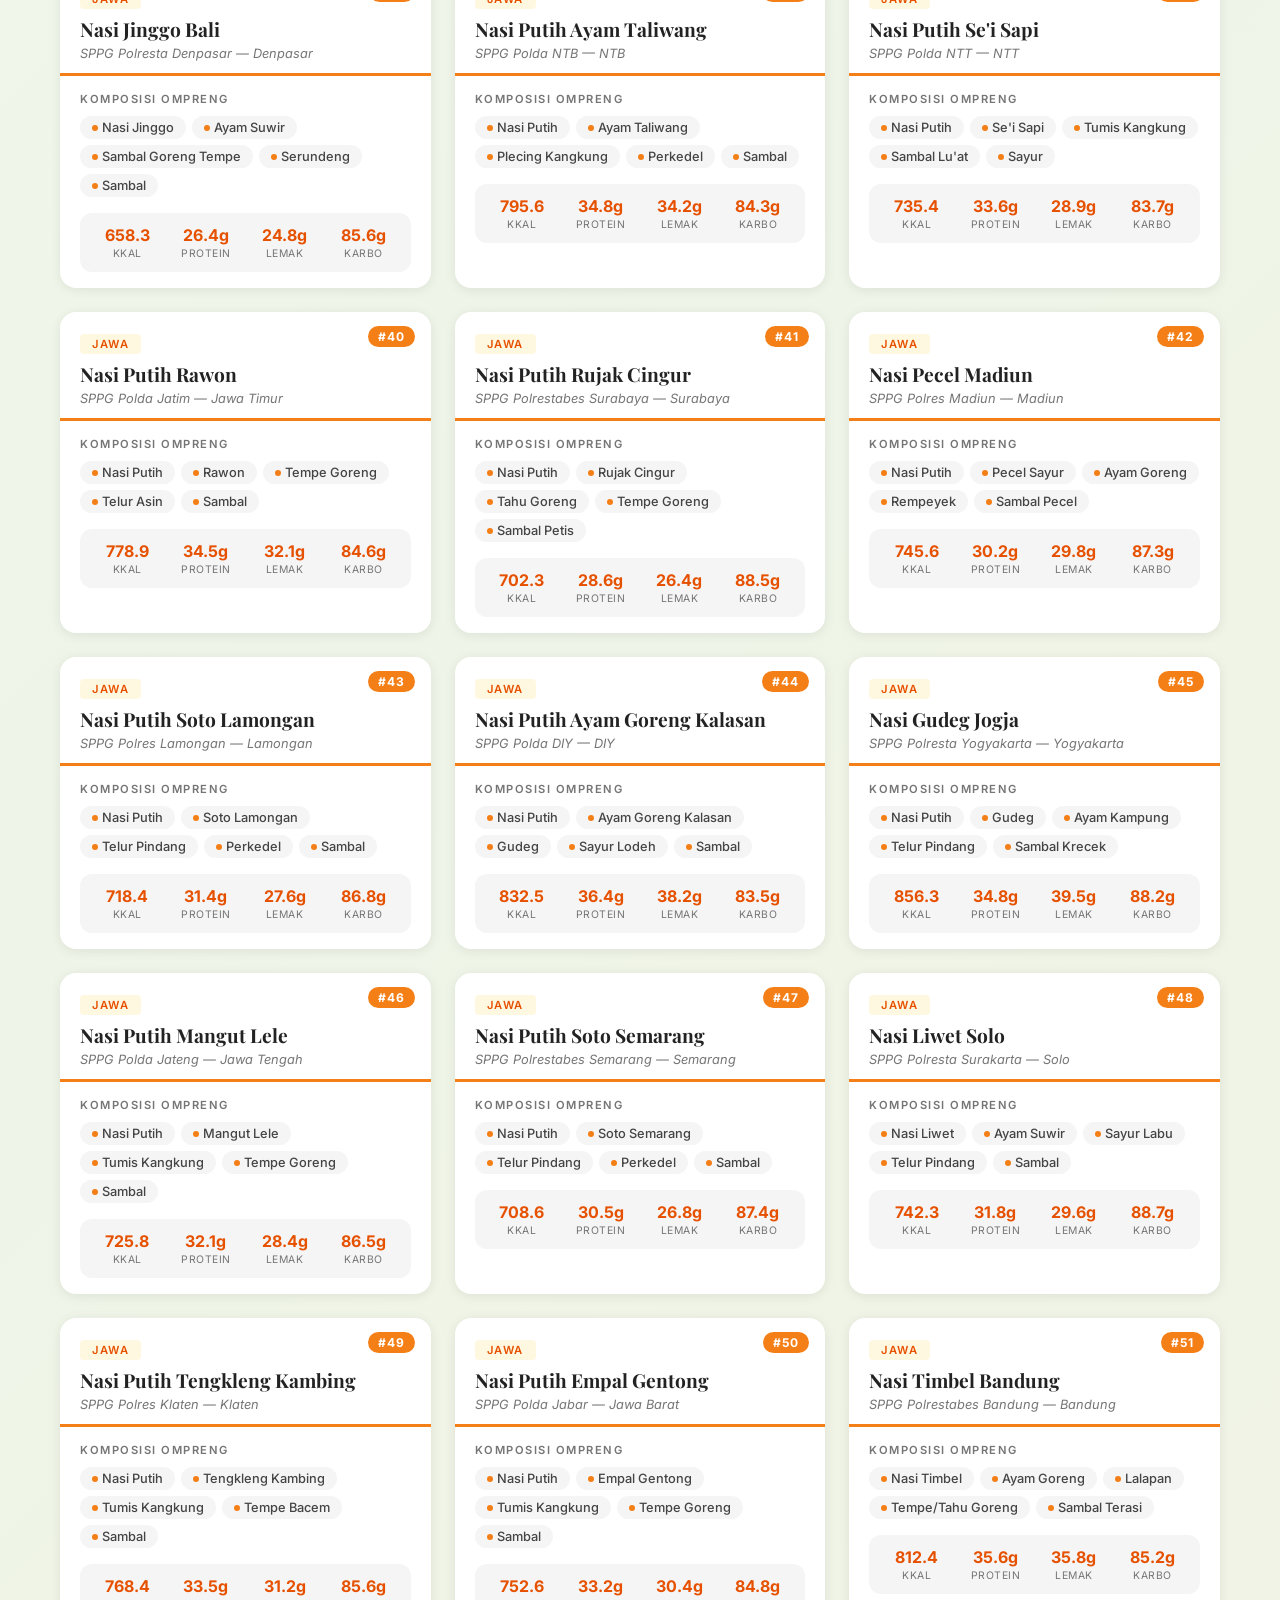
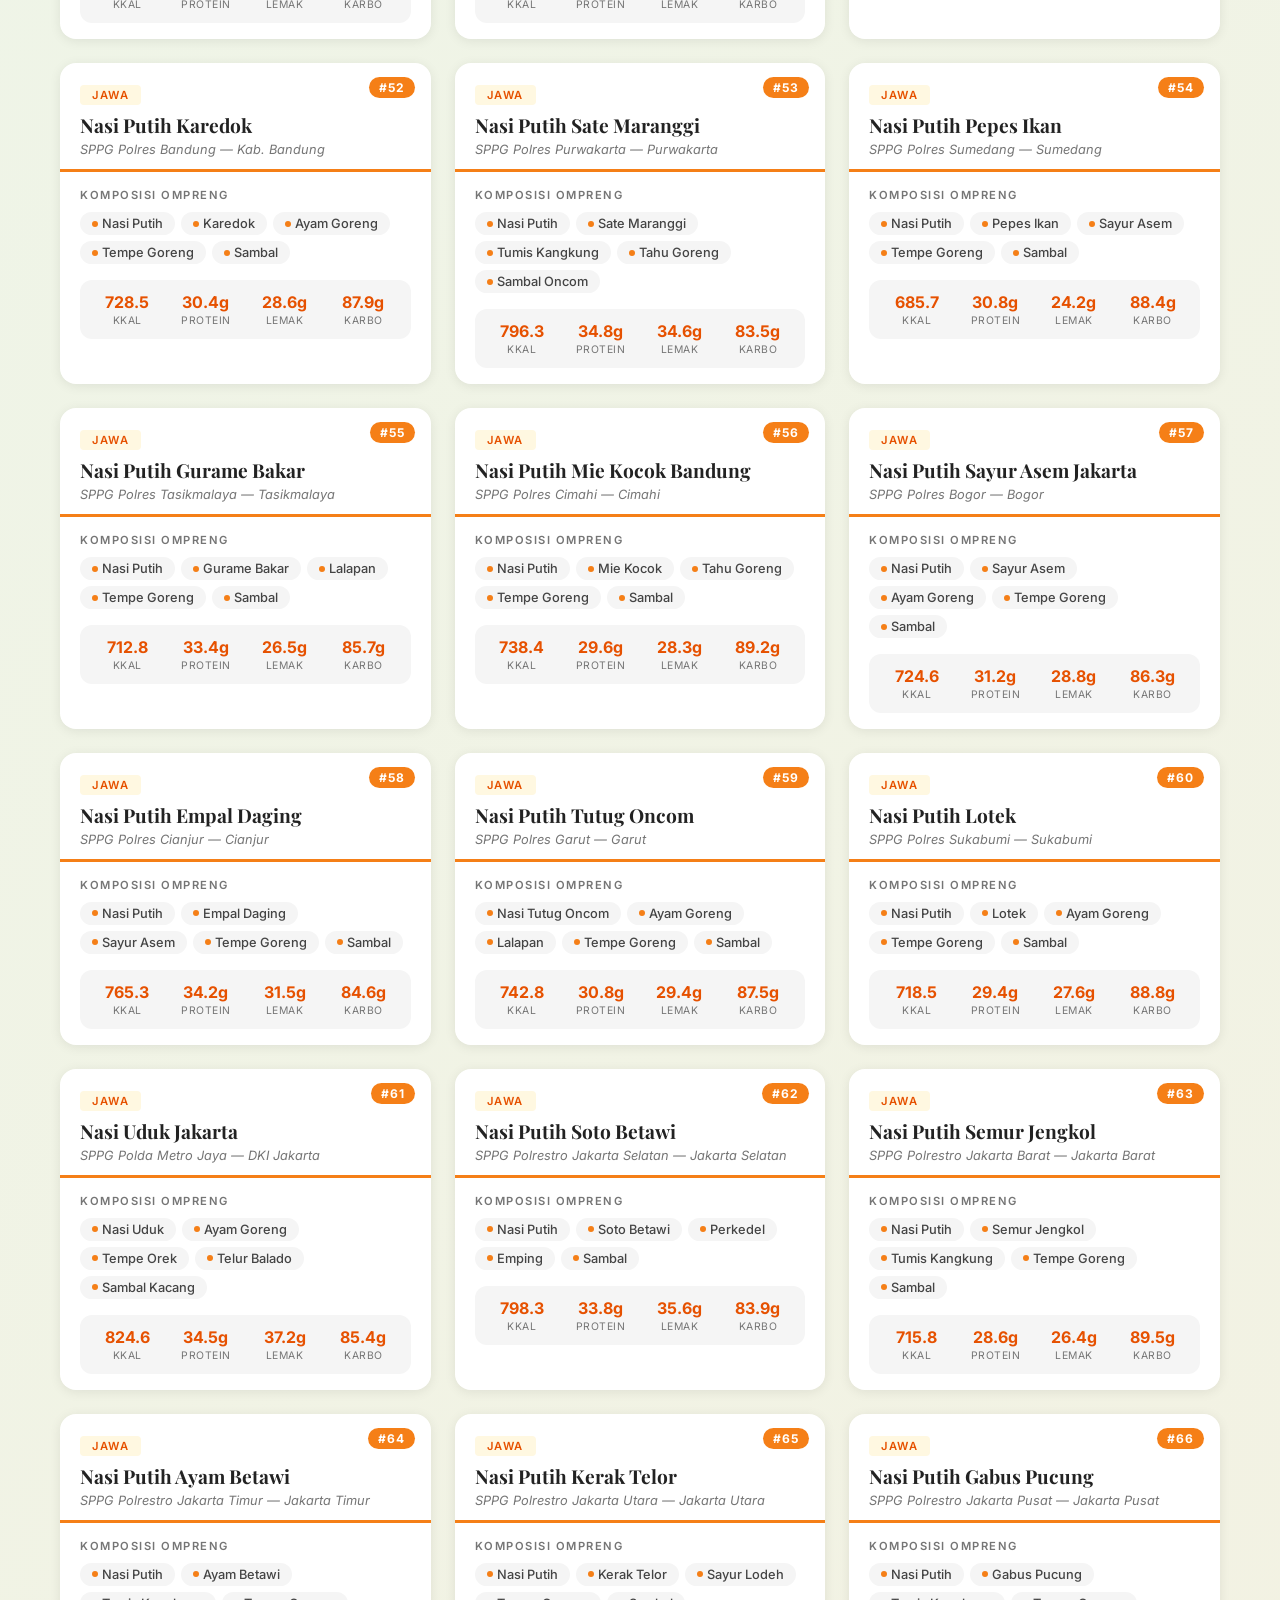
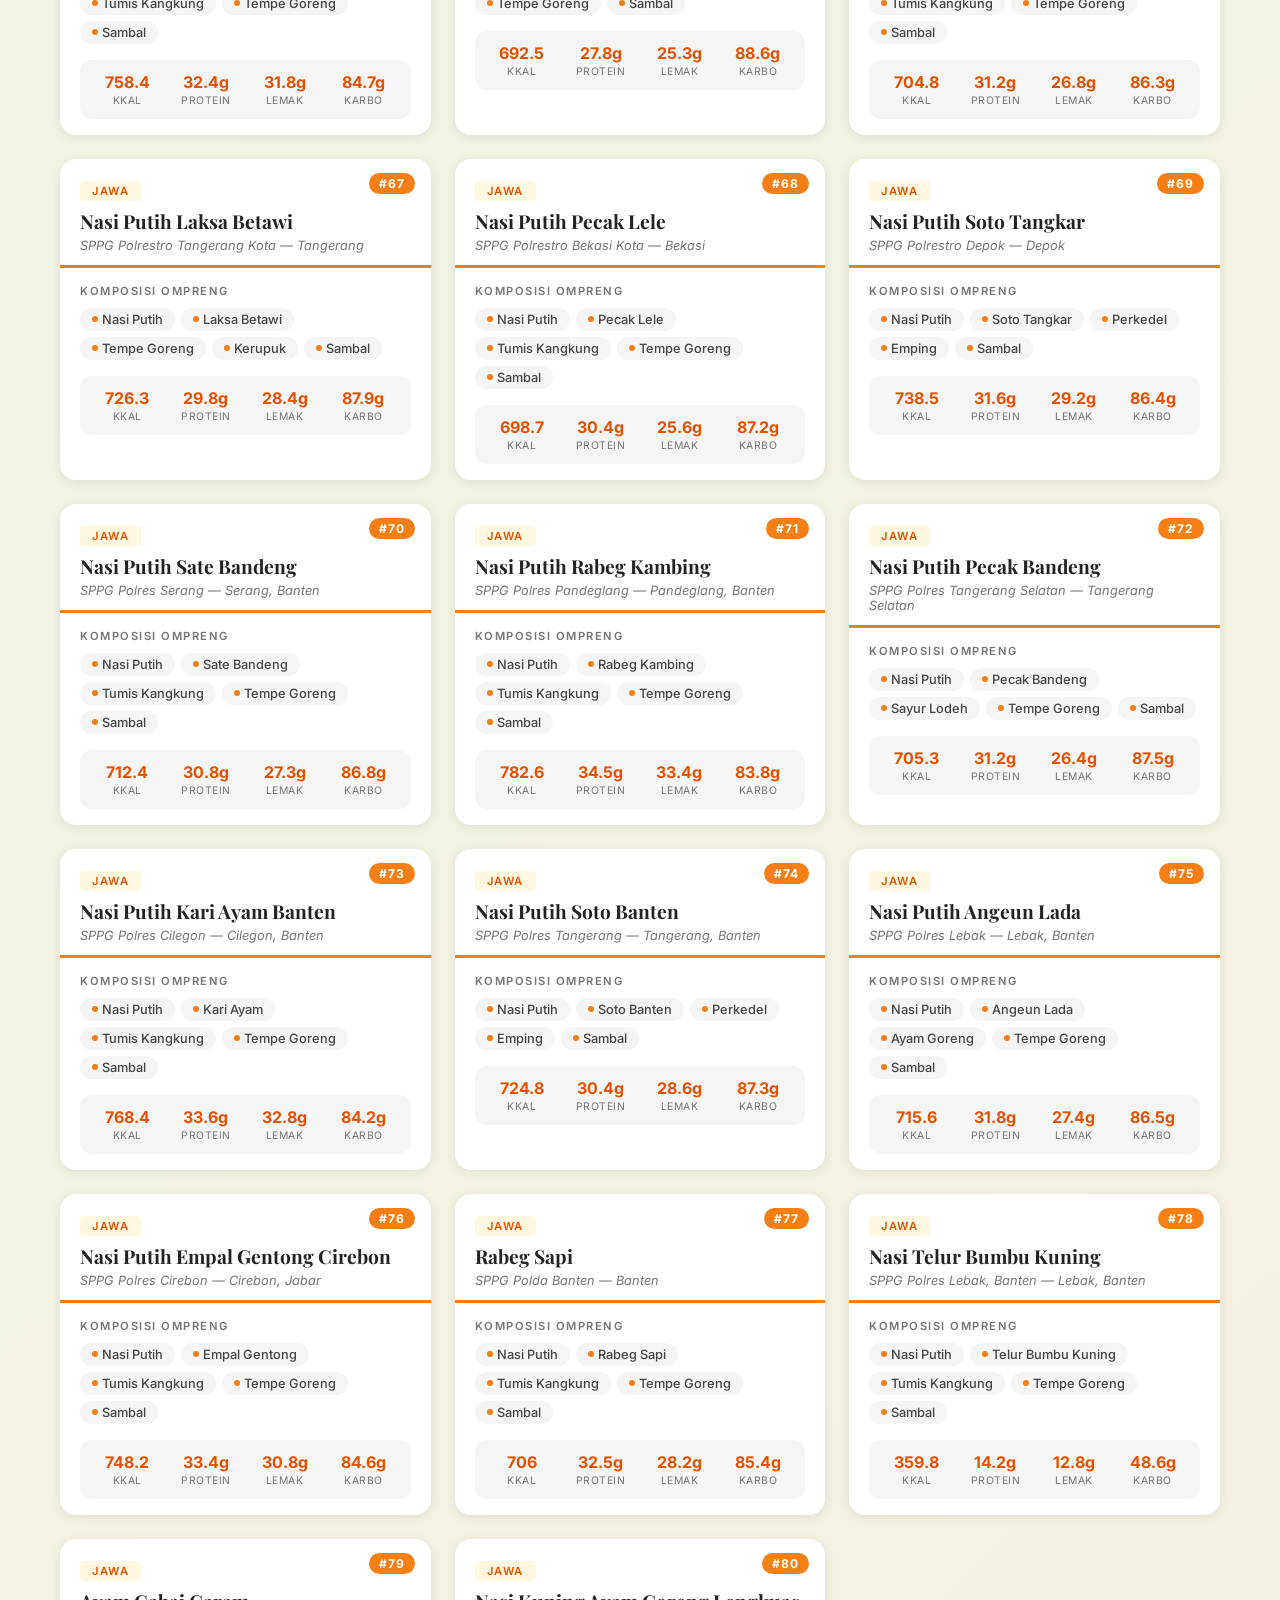
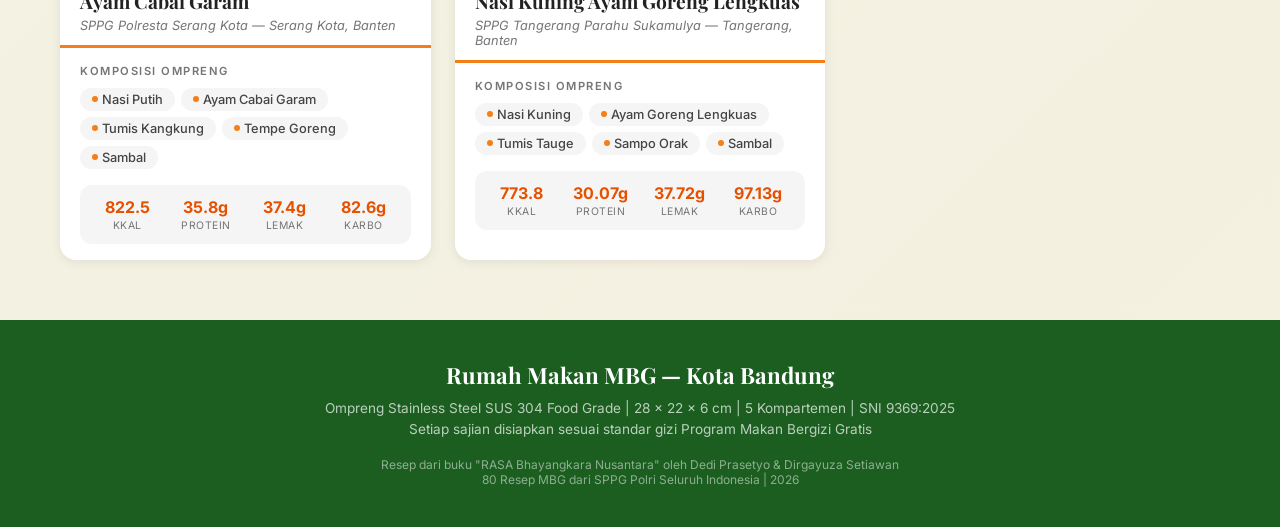
<file: uploads/Menu-Digital-MBG.html>
<!DOCTYPE html>
<html lang="id">
<head>
<meta charset="UTF-8">
<meta name="viewport" content="width=device-width, initial-scale=1.0">
<title>Menu Digital — Rumah Makan MBG</title>
<style>
  @import url('https://fonts.googleapis.com/css2?family=Playfair+Display:wght@400;700;900&family=Inter:wght@300;400;500;600;700&display=swap');

  :root {
    --green: #2E7D32; --dark-green: #1B5E20; --navy: #1A237E;
    --accent: #FF6F00; --gold: #F9A825; --light-bg: #F1F8E9;
    --white: #FFFFFF; --gray: #757575; --light-gray: #F5F5F5;
    --card-shadow: 0 2px 12px rgba(0,0,0,0.08);
    --card-hover: 0 8px 32px rgba(0,0,0,0.15);
  }

  * { margin: 0; padding: 0; box-sizing: border-box; }
  html { scroll-behavior: smooth; }

  body {
    font-family: 'Inter', -apple-system, sans-serif;
    background: linear-gradient(135deg, #f8faf5 0%, #eef5e8 50%, #f5f0e0 100%);
    color: #333; min-height: 100vh;
  }

  /* ===== HERO ===== */
  .hero {
    background: linear-gradient(135deg, var(--dark-green) 0%, #2E7D32 40%, #388E3C 100%);
    color: white; text-align: center;
    padding: 60px 20px 50px; position: relative; overflow: hidden;
  }
  .hero::before {
    content: ''; position: absolute; top: 0; left: 0; right: 0; bottom: 0;
    background: url("data:image/svg+xml,%3Csvg width='60' height='60' viewBox='0 0 60 60' xmlns='http://www.w3.org/2000/svg'%3E%3Cg fill='none' fill-rule='evenodd'%3E%3Cg fill='%23ffffff' fill-opacity='0.04'%3E%3Cpath d='M36 34v-4h-2v4h-4v2h4v4h2v-4h4v-2h-4zm0-30V0h-2v4h-4v2h4v4h2V6h4V4h-4zM6 34v-4H4v4H0v2h4v4h2v-4h4v-2H6zM6 4V0H4v4H0v2h4v4h2V6h4V4H6z'/%3E%3C/g%3E%3C/g%3E%3C/svg%3E");
    opacity: 0.5;
  }
  .hero-content { position: relative; z-index: 1; max-width: 800px; margin: 0 auto; }
  .hero h1 {
    font-family: 'Playfair Display', serif; font-size: 3.2rem; font-weight: 900;
    letter-spacing: 3px; margin-bottom: 8px;
    text-shadow: 0 2px 10px rgba(0,0,0,0.2);
  }
  .hero .subtitle {
    font-size: 1.2rem; opacity: 0.9; font-style: italic; color: var(--gold);
    font-family: 'Playfair Display', serif; margin-bottom: 16px;
  }
  .hero .tagline {
    font-size: 0.9rem; opacity: 0.7; letter-spacing: 2px; text-transform: uppercase;
  }
  .hero .badge {
    display: inline-block; margin-top: 16px;
    background: rgba(255,255,255,0.15); border: 1px solid rgba(255,255,255,0.25);
    border-radius: 30px; padding: 8px 24px; font-size: 0.8rem;
    letter-spacing: 1.5px; text-transform: uppercase; backdrop-filter: blur(10px);
  }

  /* ===== STATS BAR ===== */
  .stats-bar {
    display: flex; justify-content: center; gap: 40px; flex-wrap: wrap;
    background: white; padding: 20px; box-shadow: 0 2px 20px rgba(0,0,0,0.06);
    position: sticky; top: 0; z-index: 100;
  }
  .stat { text-align: center; }
  .stat-num { font-size: 1.6rem; font-weight: 700; color: var(--green); }
  .stat-label { font-size: 0.75rem; color: var(--gray); text-transform: uppercase; letter-spacing: 1px; }

  /* ===== CONTROLS ===== */
  .controls {
    max-width: 1200px; margin: 30px auto 20px; padding: 0 20px;
  }
  .search-wrap {
    position: relative; max-width: 500px; margin: 0 auto 20px;
  }
  .search-wrap input {
    width: 100%; padding: 14px 20px 14px 48px;
    border: 2px solid #ddd; border-radius: 50px;
    font-size: 1rem; font-family: 'Inter', sans-serif;
    transition: all 0.3s; background: white;
  }
  .search-wrap input:focus {
    outline: none; border-color: var(--green);
    box-shadow: 0 0 0 4px rgba(46,125,50,0.1);
  }
  .search-wrap::before {
    content: '🔍'; position: absolute; left: 18px; top: 50%;
    transform: translateY(-50%); font-size: 1.1rem;
  }
  .filter-tabs {
    display: flex; justify-content: center; gap: 8px; flex-wrap: wrap;
  }
  .filter-btn {
    padding: 8px 20px; border: 2px solid #ddd; border-radius: 30px;
    background: white; cursor: pointer; font-size: 0.85rem;
    font-family: 'Inter', sans-serif; font-weight: 500;
    transition: all 0.3s; color: #555;
  }
  .filter-btn:hover { border-color: var(--green); color: var(--green); transform: translateY(-1px); }
  .filter-btn.active {
    background: var(--green); color: white; border-color: var(--green);
    box-shadow: 0 4px 12px rgba(46,125,50,0.3);
  }
  .filter-btn .count { opacity: 0.7; font-size: 0.75rem; margin-left: 4px; }

  /* ===== SORT ===== */
  .sort-bar {
    display: flex; justify-content: space-between; align-items: center;
    max-width: 1200px; margin: 0 auto 16px; padding: 0 20px;
  }
  .result-count { font-size: 0.9rem; color: var(--gray); }
  .result-count strong { color: var(--green); }
  .sort-select {
    padding: 8px 16px; border: 1px solid #ddd; border-radius: 8px;
    font-family: 'Inter', sans-serif; font-size: 0.85rem; background: white;
    cursor: pointer;
  }

  /* ===== GRID ===== */
  .menu-grid {
    display: grid; grid-template-columns: repeat(auto-fill, minmax(360px, 1fr));
    gap: 24px; max-width: 1200px; margin: 0 auto; padding: 0 20px 60px;
  }

  /* ===== CARD ===== */
  .card {
    background: white; border-radius: 16px; overflow: hidden;
    box-shadow: var(--card-shadow); transition: all 0.4s cubic-bezier(0.25,0.8,0.25,1);
    cursor: pointer; position: relative;
    animation: fadeUp 0.5s ease-out both;
  }
  .card:hover {
    transform: translateY(-6px); box-shadow: var(--card-hover);
  }
  @keyframes fadeUp {
    from { opacity: 0; transform: translateY(20px); }
    to { opacity: 1; transform: translateY(0); }
  }

  .card-header {
    padding: 20px 20px 12px; position: relative;
    border-bottom: 3px solid;
  }
  .card-header .number {
    position: absolute; top: 14px; right: 16px;
    font-size: 0.75rem; font-weight: 700; color: white;
    background: var(--gray); border-radius: 20px; padding: 3px 10px;
    letter-spacing: 1px;
  }
  .card-header .region-tag {
    display: inline-block; font-size: 0.7rem; font-weight: 600;
    text-transform: uppercase; letter-spacing: 1.5px;
    padding: 3px 12px; border-radius: 4px; margin-bottom: 8px;
  }
  .card-header h3 {
    font-family: 'Playfair Display', serif; font-size: 1.2rem;
    font-weight: 700; line-height: 1.3; color: #222; margin-bottom: 4px;
  }
  .card-header .origin {
    font-size: 0.8rem; color: var(--gray); font-style: italic;
  }

  .card-body { padding: 16px 20px; }
  .card-body h4 {
    font-size: 0.7rem; font-weight: 600; text-transform: uppercase;
    letter-spacing: 1.5px; color: var(--gray); margin-bottom: 10px;
  }
  .ompreng-items { display: flex; flex-wrap: wrap; gap: 6px; margin-bottom: 16px; }
  .ompreng-item {
    display: inline-flex; align-items: center; gap: 4px;
    padding: 4px 12px; border-radius: 20px; font-size: 0.8rem;
    font-weight: 500; background: var(--light-gray); color: #444;
  }
  .ompreng-item .dot {
    width: 6px; height: 6px; border-radius: 50%; display: inline-block;
  }

  .nutrition-grid {
    display: grid; grid-template-columns: repeat(4, 1fr); gap: 8px;
    background: var(--light-gray); border-radius: 12px; padding: 12px;
  }
  .nut-item { text-align: center; }
  .nut-item .nut-val { font-size: 1rem; font-weight: 700; }
  .nut-item .nut-label {
    font-size: 0.65rem; text-transform: uppercase; letter-spacing: 0.5px;
    color: var(--gray); margin-top: 2px;
  }

  /* Region-specific colors */
  .region-bhayangkari .card-header { border-color: #FF6F00; }
  .region-bhayangkari .number { background: #FF6F00; }
  .region-bhayangkari .region-tag { background: #FFF3E0; color: #E65100; }
  .region-bhayangkari .ompreng-item .dot { background: #FF6F00; }
  .region-bhayangkari .nut-item .nut-val { color: #E65100; }

  .region-sumatera .card-header { border-color: #2E7D32; }
  .region-sumatera .number { background: #2E7D32; }
  .region-sumatera .region-tag { background: #E8F5E9; color: #1B5E20; }
  .region-sumatera .ompreng-item .dot { background: #2E7D32; }
  .region-sumatera .nut-item .nut-val { color: #1B5E20; }

  .region-kalimantan .card-header { border-color: #1565C0; }
  .region-kalimantan .number { background: #1565C0; }
  .region-kalimantan .region-tag { background: #E3F2FD; color: #0D47A1; }
  .region-kalimantan .ompreng-item .dot { background: #1565C0; }
  .region-kalimantan .nut-item .nut-val { color: #0D47A1; }

  .region-sulawesi .card-header { border-color: #7B1FA2; }
  .region-sulawesi .number { background: #7B1FA2; }
  .region-sulawesi .region-tag { background: #F3E5F5; color: #6A1B9A; }
  .region-sulawesi .ompreng-item .dot { background: #7B1FA2; }
  .region-sulawesi .nut-item .nut-val { color: #6A1B9A; }

  .region-jawa .card-header { border-color: #F57F17; }
  .region-jawa .number { background: #F57F17; }
  .region-jawa .region-tag { background: #FFF8E1; color: #E65100; }
  .region-jawa .ompreng-item .dot { background: #F57F17; }
  .region-jawa .nut-item .nut-val { color: #E65100; }

  /* ===== DETAIL MODAL ===== */
  .modal-overlay {
    display: none; position: fixed; top: 0; left: 0; right: 0; bottom: 0;
    background: rgba(0,0,0,0.6); z-index: 1000; justify-content: center;
    align-items: center; padding: 20px; backdrop-filter: blur(4px);
  }
  .modal-overlay.show { display: flex; }
  .modal {
    background: white; border-radius: 20px; max-width: 560px; width: 100%;
    max-height: 90vh; overflow-y: auto; position: relative;
    animation: modalIn 0.3s ease-out;
  }
  @keyframes modalIn { from { opacity: 0; transform: scale(0.95) translateY(10px); } }
  .modal-close {
    position: absolute; top: 12px; right: 16px; width: 36px; height: 36px;
    border: none; background: rgba(0,0,0,0.05); border-radius: 50%;
    font-size: 1.2rem; cursor: pointer; display: flex; align-items: center;
    justify-content: center; transition: 0.2s; z-index: 2;
  }
  .modal-close:hover { background: rgba(0,0,0,0.1); }
  .modal-header {
    padding: 28px 24px 16px; border-bottom: 3px solid;
  }
  .modal-header .m-region {
    display: inline-block; font-size: 0.7rem; font-weight: 600;
    text-transform: uppercase; letter-spacing: 1.5px;
    padding: 3px 12px; border-radius: 4px; margin-bottom: 10px;
  }
  .modal-header h2 {
    font-family: 'Playfair Display', serif; font-size: 1.6rem; font-weight: 700; color: #222;
  }
  .modal-header .m-origin {
    font-size: 0.9rem; color: var(--gray); margin-top: 6px; font-style: italic;
  }
  .modal-body { padding: 20px 24px 28px; }
  .modal-body .section-title {
    font-size: 0.75rem; font-weight: 600; text-transform: uppercase;
    letter-spacing: 1.5px; color: var(--gray); margin: 16px 0 10px;
  }
  .modal-body .section-title:first-child { margin-top: 0; }
  .modal-body .ompreng-detail {
    display: flex; align-items: center; gap: 12px;
    padding: 10px 0; border-bottom: 1px solid #f0f0f0;
  }
  .modal-body .ompreng-detail:last-of-type { border: none; }
  .modal-body .ompreng-num {
    width: 28px; height: 28px; border-radius: 50%;
    display: flex; align-items: center; justify-content: center;
    font-size: 0.8rem; font-weight: 700; color: white; flex-shrink: 0;
  }
  .modal-body .ompreng-name { font-size: 0.95rem; font-weight: 500; }
  .modal-nut {
    display: grid; grid-template-columns: repeat(2, 1fr); gap: 12px; margin-top: 8px;
  }
  .modal-nut-item {
    background: var(--light-gray); border-radius: 12px; padding: 14px;
    text-align: center;
  }
  .modal-nut-item .mnv { font-size: 1.4rem; font-weight: 700; }
  .modal-nut-item .mnl { font-size: 0.7rem; color: var(--gray); text-transform: uppercase; letter-spacing: 0.5px; margin-top: 4px; }

  /* ===== FOOTER ===== */
  footer {
    background: var(--dark-green); color: white; text-align: center;
    padding: 40px 20px;
  }
  footer h3 { font-family: 'Playfair Display', serif; font-size: 1.4rem; margin-bottom: 8px; }
  footer p { font-size: 0.85rem; opacity: 0.7; line-height: 1.6; }
  footer .credit { margin-top: 16px; font-size: 0.75rem; opacity: 0.5; }

  /* ===== NO RESULTS ===== */
  .no-results {
    grid-column: 1 / -1; text-align: center; padding: 60px 20px;
    color: var(--gray);
  }
  .no-results .nr-icon { font-size: 3rem; margin-bottom: 12px; }
  .no-results h3 { font-size: 1.2rem; margin-bottom: 8px; color: #555; }

  /* ===== RESPONSIVE ===== */
  @media (max-width: 768px) {
    .hero h1 { font-size: 2rem; }
    .stats-bar { gap: 20px; padding: 14px; }
    .stat-num { font-size: 1.2rem; }
    .menu-grid { grid-template-columns: 1fr; }
    .nutrition-grid { grid-template-columns: repeat(2, 1fr); }
    .filter-btn { padding: 6px 14px; font-size: 0.8rem; }
    .modal-nut { grid-template-columns: repeat(2, 1fr); }
  }
</style>
</head>
<body>

<div class="hero">
  <div class="hero-content">
    <h1>RUMAH MAKAN MBG</h1>
    <div class="subtitle">Makan Bergizi Gratis</div>
    <div class="tagline">80 Resep Nusantara dari Program MBG — Disajikan dalam Ompreng 5 Kompartemen</div>
    <div class="badge">Berdasarkan Buku "RASA Bhayangkara Nusantara"</div>
  </div>
</div>

<div class="stats-bar" id="statsBar">
  <div class="stat"><div class="stat-num" id="totalShown">80</div><div class="stat-label">Menu</div></div>
  <div class="stat"><div class="stat-num">5</div><div class="stat-label">Wilayah</div></div>
  <div class="stat"><div class="stat-num" id="avgKkal">—</div><div class="stat-label">Rata-rata kkal</div></div>
  <div class="stat"><div class="stat-num" id="avgProtein">—</div><div class="stat-label">Rata-rata Protein (g)</div></div>
</div>

<div class="controls">
  <div class="search-wrap">
    <input type="text" id="searchInput" placeholder="Cari menu, bahan, atau daerah asal...">
  </div>
  <div class="filter-tabs" id="filterTabs"></div>
</div>

<div class="sort-bar">
  <div class="result-count"><strong id="resultCount">80</strong> menu ditampilkan</div>
  <select class="sort-select" id="sortSelect">
    <option value="no">Urut: Nomor</option>
    <option value="nama">Urut: Nama A-Z</option>
    <option value="energi-desc">Urut: Kalori Tertinggi</option>
    <option value="energi-asc">Urut: Kalori Terendah</option>
    <option value="protein-desc">Urut: Protein Tertinggi</option>
  </select>
</div>

<div class="menu-grid" id="menuGrid"></div>

<div class="modal-overlay" id="modalOverlay">
  <div class="modal" id="modal"></div>
</div>

<footer>
  <h3>Rumah Makan MBG — Kota Bandung</h3>
  <p>Ompreng Stainless Steel SUS 304 Food Grade | 28 x 22 x 6 cm | 5 Kompartemen | SNI 9369:2025</p>
  <p>Setiap sajian disiapkan sesuai standar gizi Program Makan Bergizi Gratis</p>
  <div class="credit">Resep dari buku "RASA Bhayangkara Nusantara" oleh Dedi Prasetyo & Dirgayuza Setiawan<br>80 Resep MBG dari SPPG Polri Seluruh Indonesia | 2026</div>
</footer>

<script>
const recipes = [
  {no:1,nama:"Nasi Merah Rendang Jengkol",sppg:"Bhayangkari",asal:"Bhayangkari",region:"Bhayangkari",menu:["Nasi Merah","Rendang Jengkol","Tumis Kangkung","Tahu Goreng","Sambal"],energi:604.5,protein:22.1,lemak:22.6,karbo:81.2},
  {no:2,nama:"Nasi Kuning Aceh",sppg:"SPPG Polda Aceh",asal:"Aceh",region:"Sumatera",menu:["Nasi Kuning","Ayam Goreng","Tumis Buncis","Telur Dadar","Sambal"],energi:802.3,protein:33.5,lemak:35.2,karbo:89.1},
  {no:3,nama:"Nasi Putih Gulai Ikan",sppg:"SPPG Polresta Banda Aceh",asal:"Banda Aceh",region:"Sumatera",menu:["Nasi Putih","Gulai Ikan","Tumis Kangkung","Tempe Goreng","Sambal"],energi:684.7,protein:28.4,lemak:24.8,karbo:87.5},
  {no:4,nama:"Nasi Putih Ikan Tongkol Balado",sppg:"SPPG Polres Pidie",asal:"Pidie, Aceh",region:"Sumatera",menu:["Nasi Putih","Ikan Tongkol Balado","Sayur Nangka","Tempe Orek","Sambal"],energi:719.2,protein:31.7,lemak:26.3,karbo:85.4},
  {no:5,nama:"Nasi Putih Gulai Ayam",sppg:"SPPG Polda Sumut",asal:"Sumatera Utara",region:"Sumatera",menu:["Nasi Putih","Gulai Ayam","Tumis Labu Siam","Perkedel Kentang","Sambal"],energi:756.8,protein:30.2,lemak:32.1,karbo:84.6},
  {no:6,nama:"Nasi Putih Rendang Daging",sppg:"SPPG Polresta Medan",asal:"Medan",region:"Sumatera",menu:["Nasi Putih","Rendang Daging","Sayur Daun Singkong","Telur Balado","Sambal"],energi:823.5,protein:35.8,lemak:38.4,karbo:82.3},
  {no:7,nama:"Nasi Putih Gulai Telur",sppg:"SPPG Polres Deli Serdang",asal:"Deli Serdang",region:"Sumatera",menu:["Nasi Putih","Gulai Telur","Tumis Kangkung","Tempe Goreng","Sambal"],energi:695.4,protein:26.8,lemak:28.5,karbo:83.7},
  {no:8,nama:"Nasi Putih Pangek Ikan",sppg:"SPPG Polda Sumbar",asal:"Sumatera Barat",region:"Sumatera",menu:["Nasi Putih","Pangek Ikan","Sayur Daun Singkong","Perkedel","Sambal Lado Hijau"],energi:738.6,protein:32.4,lemak:27.9,karbo:88.2},
  {no:9,nama:"Nasi Putih Gulai Cubadak",sppg:"SPPG Polresta Padang",asal:"Padang",region:"Sumatera",menu:["Nasi Putih","Gulai Cubadak","Ikan Goreng","Daun Singkong","Sambal"],energi:712.3,protein:29.6,lemak:25.7,karbo:90.1},
  {no:10,nama:"Nasi Putih Rendang Ayam",sppg:"SPPG Polres Tanah Datar",asal:"Tanah Datar, Sumbar",region:"Sumatera",menu:["Nasi Putih","Rendang Ayam","Sayur Daun Singkong","Telur Dadar","Sambal"],energi:785.2,protein:34.1,lemak:33.8,karbo:86.4},
  {no:11,nama:"Nasi Putih Ikan Patin Bumbu Kuning",sppg:"SPPG Polda Riau",asal:"Riau",region:"Sumatera",menu:["Nasi Putih","Ikan Patin Bumbu Kuning","Tumis Kangkung","Tempe Goreng","Sambal"],energi:702.8,protein:30.5,lemak:26.2,karbo:85.9},
  {no:12,nama:"Nasi Putih Rendang Lokan",sppg:"SPPG Polresta Pekanbaru",asal:"Pekanbaru",region:"Sumatera",menu:["Nasi Putih","Rendang Lokan","Tumis Kangkung","Tahu Goreng","Sambal"],energi:668.4,protein:27.3,lemak:23.9,karbo:84.8},
  {no:13,nama:"Nasi Putih Gulai Ikan Patin",sppg:"SPPG Polres Kampar",asal:"Kampar, Riau",region:"Sumatera",menu:["Nasi Putih","Gulai Ikan Patin","Tumis Kangkung","Perkedel","Sambal"],energi:724.1,protein:31.8,lemak:28.6,karbo:86.7},
  {no:14,nama:"Nasi Putih Sambal Ikan",sppg:"SPPG Polda Jambi",asal:"Jambi",region:"Sumatera",menu:["Nasi Putih","Sambal Ikan","Sayur Lodeh","Tempe Goreng","Kerupuk"],energi:691.5,protein:28.9,lemak:25.4,karbo:87.3},
  {no:15,nama:"Nasi Putih Pindang Ikan Patin",sppg:"SPPG Polda Sumsel",asal:"Sumatera Selatan",region:"Sumatera",menu:["Nasi Putih","Pindang Ikan Patin","Tumis Kangkung","Tempe Goreng","Sambal"],energi:710.3,protein:32.6,lemak:24.8,karbo:88.5},
  {no:16,nama:"Nasi Putih Pempek Palembang",sppg:"SPPG Polrestabes Palembang",asal:"Palembang",region:"Sumatera",menu:["Nasi Putih","Pempek","Sayur Lodeh","Telur Balado","Cuko"],energi:745.8,protein:29.4,lemak:27.6,karbo:92.1},
  {no:17,nama:"Nasi Putih Ayam Pop",sppg:"SPPG Polda Bengkulu",asal:"Bengkulu",region:"Sumatera",menu:["Nasi Putih","Ayam Pop","Sayur Daun Singkong","Perkedel","Sambal"],energi:768.2,protein:33.7,lemak:31.5,karbo:85.8},
  {no:18,nama:"Nasi Putih Seruit Ikan",sppg:"SPPG Polda Lampung",asal:"Lampung",region:"Sumatera",menu:["Nasi Putih","Seruit Ikan","Sayur Nangka","Tempe Goreng","Sambal Lampung"],energi:698.6,protein:30.8,lemak:25.1,karbo:86.4},
  {no:19,nama:"Nasi Putih Ayam Masak Habang",sppg:"SPPG Polda Kalsel",asal:"Kalimantan Selatan",region:"Kalimantan",menu:["Nasi Putih","Ayam Masak Habang","Tumis Kangkung","Perkedel","Sambal"],energi:774.3,protein:32.8,lemak:33.2,karbo:84.5},
  {no:20,nama:"Nasi Putih Ikan Haruan Masak Habang",sppg:"SPPG Polresta Banjarmasin",asal:"Banjarmasin",region:"Kalimantan",menu:["Nasi Putih","Ikan Haruan Masak Habang","Sayur Gangan","Tempe Goreng","Sambal"],energi:688.5,protein:29.4,lemak:24.6,karbo:87.8},
  {no:21,nama:"Nasi Putih Patin Bakar",sppg:"SPPG Polres Banjar",asal:"Banjar, Kalsel",region:"Kalimantan",menu:["Nasi Putih","Patin Bakar","Tumis Kangkung","Perkedel","Sambal"],energi:715.2,protein:33.5,lemak:26.8,karbo:85.3},
  {no:22,nama:"Nasi Putih Ayam Cincane",sppg:"SPPG Polda Kaltim",asal:"Kalimantan Timur",region:"Kalimantan",menu:["Nasi Putih","Ayam Cincane","Tumis Kangkung","Tempe Orek","Sambal"],energi:762.8,protein:31.6,lemak:32.4,karbo:83.9},
  {no:23,nama:"Nasi Kuning Ayam Goreng Samarinda",sppg:"SPPG Polresta Samarinda",asal:"Samarinda",region:"Kalimantan",menu:["Nasi Kuning","Ayam Goreng","Tumis Kangkung","Telur Balado","Sambal"],energi:798.4,protein:34.2,lemak:35.7,karbo:86.1},
  {no:24,nama:"Nasi Putih Ikan Jelawat Bumbu Kuning",sppg:"SPPG Polda Kalbar",asal:"Kalimantan Barat",region:"Kalimantan",menu:["Nasi Putih","Ikan Jelawat Bumbu Kuning","Tumis Kangkung","Perkedel","Sambal"],energi:705.6,protein:30.9,lemak:25.3,karbo:88.4},
  {no:25,nama:"Nasi Putih Ikan Bakar Bumbu Padang",sppg:"SPPG Polda Kalteng",asal:"Kalimantan Tengah",region:"Kalimantan",menu:["Nasi Putih","Ikan Bakar Bumbu Padang","Sayur Lodeh","Tempe Goreng","Sambal"],energi:692.3,protein:31.2,lemak:24.7,karbo:86.9},
  {no:26,nama:"Nasi Putih Kepiting Soka Goreng",sppg:"SPPG Polda Kaltara",asal:"Kalimantan Utara",region:"Kalimantan",menu:["Nasi Putih","Kepiting Soka Goreng","Tumis Kangkung","Tahu Goreng","Sambal"],energi:678.9,protein:28.7,lemak:26.1,karbo:82.5},
  {no:27,nama:"Nasi Merah Ayam Rica-Rica",sppg:"SPPG Polda Sulut",asal:"Sulawesi Utara",region:"Sulawesi/Maluku/Papua",menu:["Nasi Merah","Ayam Rica-Rica","Tumis Kangkung","Perkedel","Sambal"],energi:789.4,protein:33.6,lemak:34.5,karbo:83.7},
  {no:28,nama:"Nasi Putih Tinorangsak",sppg:"SPPG Polresta Manado",asal:"Manado",region:"Sulawesi/Maluku/Papua",menu:["Nasi Putih","Tinorangsak","Tumis Kangkung","Tahu Goreng","Sambal Dabu-Dabu"],energi:756.8,protein:31.4,lemak:31.8,karbo:85.2},
  {no:29,nama:"Nasi Putih Ayam Woku",sppg:"SPPG Polres Minahasa",asal:"Minahasa, Sulut",region:"Sulawesi/Maluku/Papua",menu:["Nasi Putih","Ayam Woku","Tumis Kangkung","Perkedel","Sambal Dabu-Dabu"],energi:772.1,protein:32.8,lemak:33.2,karbo:84.1},
  {no:30,nama:"Nasi Putih Ikan Kuah Kuning",sppg:"SPPG Polda Maluku",asal:"Maluku",region:"Sulawesi/Maluku/Papua",menu:["Nasi Putih","Ikan Kuah Kuning","Tumis Kangkung","Perkedel","Sambal"],energi:698.5,protein:30.5,lemak:25.4,karbo:87.6},
  {no:31,nama:"Nasi Putih Papeda Ikan Kuah Kuning",sppg:"SPPG Polda Papua",asal:"Papua",region:"Sulawesi/Maluku/Papua",menu:["Nasi Putih/Papeda","Ikan Kuah Kuning","Tumis Kangkung","Tempe Goreng","Sambal"],energi:672.4,protein:28.9,lemak:22.6,karbo:89.3},
  {no:32,nama:"Nasi Putih Ikan Bakar Rica",sppg:"SPPG Polda Gorontalo",asal:"Gorontalo",region:"Sulawesi/Maluku/Papua",menu:["Nasi Putih","Ikan Bakar Rica","Tumis Kangkung","Perkedel","Sambal"],energi:708.6,protein:31.7,lemak:26.3,karbo:86.8},
  {no:33,nama:"Nasi Putih Sup Ikan Kuning",sppg:"SPPG Polda Sultra",asal:"Sulawesi Tenggara",region:"Sulawesi/Maluku/Papua",menu:["Nasi Putih","Sup Ikan Kuning","Tumis Kangkung","Tempe Goreng","Sambal"],energi:685.2,protein:29.8,lemak:24.1,karbo:87.5},
  {no:34,nama:"Nasi Putih Pallubasa",sppg:"SPPG Polda Sulsel",asal:"Sulawesi Selatan",region:"Sulawesi/Maluku/Papua",menu:["Nasi Putih","Pallubasa","Tumis Kangkung","Perkedel","Sambal"],energi:748.3,protein:32.4,lemak:30.6,karbo:84.9},
  {no:35,nama:"Nasi Putih Ikan Bakar Manokwari",sppg:"SPPG Polda Papua Barat",asal:"Papua Barat",region:"Sulawesi/Maluku/Papua",menu:["Nasi Putih","Ikan Bakar Manokwari","Tumis Kangkung","Perkedel","Sambal"],energi:694.7,protein:31.1,lemak:25.8,karbo:86.2},
  {no:36,nama:"Nasi Putih Ayam Betutu",sppg:"SPPG Polda Bali",asal:"Bali",region:"Jawa",menu:["Nasi Putih","Ayam Betutu","Lawar","Sate Lilit","Sambal Matah"],energi:812.5,protein:35.2,lemak:36.4,karbo:82.8},
  {no:37,nama:"Nasi Jinggo Bali",sppg:"SPPG Polresta Denpasar",asal:"Denpasar",region:"Jawa",menu:["Nasi Jinggo","Ayam Suwir","Sambal Goreng Tempe","Serundeng","Sambal"],energi:658.3,protein:26.4,lemak:24.8,karbo:85.6},
  {no:38,nama:"Nasi Putih Ayam Taliwang",sppg:"SPPG Polda NTB",asal:"NTB",region:"Jawa",menu:["Nasi Putih","Ayam Taliwang","Plecing Kangkung","Perkedel","Sambal"],energi:795.6,protein:34.8,lemak:34.2,karbo:84.3},
  {no:39,nama:"Nasi Putih Se'i Sapi",sppg:"SPPG Polda NTT",asal:"NTT",region:"Jawa",menu:["Nasi Putih","Se'i Sapi","Tumis Kangkung","Sambal Lu'at","Sayur"],energi:735.4,protein:33.6,lemak:28.9,karbo:83.7},
  {no:40,nama:"Nasi Putih Rawon",sppg:"SPPG Polda Jatim",asal:"Jawa Timur",region:"Jawa",menu:["Nasi Putih","Rawon","Tempe Goreng","Telur Asin","Sambal"],energi:778.9,protein:34.5,lemak:32.1,karbo:84.6},
  {no:41,nama:"Nasi Putih Rujak Cingur",sppg:"SPPG Polrestabes Surabaya",asal:"Surabaya",region:"Jawa",menu:["Nasi Putih","Rujak Cingur","Tahu Goreng","Tempe Goreng","Sambal Petis"],energi:702.3,protein:28.6,lemak:26.4,karbo:88.5},
  {no:42,nama:"Nasi Pecel Madiun",sppg:"SPPG Polres Madiun",asal:"Madiun",region:"Jawa",menu:["Nasi Putih","Pecel Sayur","Ayam Goreng","Rempeyek","Sambal Pecel"],energi:745.6,protein:30.2,lemak:29.8,karbo:87.3},
  {no:43,nama:"Nasi Putih Soto Lamongan",sppg:"SPPG Polres Lamongan",asal:"Lamongan",region:"Jawa",menu:["Nasi Putih","Soto Lamongan","Telur Pindang","Perkedel","Sambal"],energi:718.4,protein:31.4,lemak:27.6,karbo:86.8},
  {no:44,nama:"Nasi Putih Ayam Goreng Kalasan",sppg:"SPPG Polda DIY",asal:"DIY",region:"Jawa",menu:["Nasi Putih","Ayam Goreng Kalasan","Gudeg","Sayur Lodeh","Sambal"],energi:832.5,protein:36.4,lemak:38.2,karbo:83.5},
  {no:45,nama:"Nasi Gudeg Jogja",sppg:"SPPG Polresta Yogyakarta",asal:"Yogyakarta",region:"Jawa",menu:["Nasi Putih","Gudeg","Ayam Kampung","Telur Pindang","Sambal Krecek"],energi:856.3,protein:34.8,lemak:39.5,karbo:88.2},
  {no:46,nama:"Nasi Putih Mangut Lele",sppg:"SPPG Polda Jateng",asal:"Jawa Tengah",region:"Jawa",menu:["Nasi Putih","Mangut Lele","Tumis Kangkung","Tempe Goreng","Sambal"],energi:725.8,protein:32.1,lemak:28.4,karbo:86.5},
  {no:47,nama:"Nasi Putih Soto Semarang",sppg:"SPPG Polrestabes Semarang",asal:"Semarang",region:"Jawa",menu:["Nasi Putih","Soto Semarang","Telur Pindang","Perkedel","Sambal"],energi:708.6,protein:30.5,lemak:26.8,karbo:87.4},
  {no:48,nama:"Nasi Liwet Solo",sppg:"SPPG Polresta Surakarta",asal:"Solo",region:"Jawa",menu:["Nasi Liwet","Ayam Suwir","Sayur Labu","Telur Pindang","Sambal"],energi:742.3,protein:31.8,lemak:29.6,karbo:88.7},
  {no:49,nama:"Nasi Putih Tengkleng Kambing",sppg:"SPPG Polres Klaten",asal:"Klaten",region:"Jawa",menu:["Nasi Putih","Tengkleng Kambing","Tumis Kangkung","Tempe Bacem","Sambal"],energi:768.4,protein:33.5,lemak:31.2,karbo:85.6},
  {no:50,nama:"Nasi Putih Empal Gentong",sppg:"SPPG Polda Jabar",asal:"Jawa Barat",region:"Jawa",menu:["Nasi Putih","Empal Gentong","Tumis Kangkung","Tempe Goreng","Sambal"],energi:752.6,protein:33.2,lemak:30.4,karbo:84.8},
  {no:51,nama:"Nasi Timbel Bandung",sppg:"SPPG Polrestabes Bandung",asal:"Bandung",region:"Jawa",menu:["Nasi Timbel","Ayam Goreng","Lalapan","Tempe/Tahu Goreng","Sambal Terasi"],energi:812.4,protein:35.6,lemak:35.8,karbo:85.2},
  {no:52,nama:"Nasi Putih Karedok",sppg:"SPPG Polres Bandung",asal:"Kab. Bandung",region:"Jawa",menu:["Nasi Putih","Karedok","Ayam Goreng","Tempe Goreng","Sambal"],energi:728.5,protein:30.4,lemak:28.6,karbo:87.9},
  {no:53,nama:"Nasi Putih Sate Maranggi",sppg:"SPPG Polres Purwakarta",asal:"Purwakarta",region:"Jawa",menu:["Nasi Putih","Sate Maranggi","Tumis Kangkung","Tahu Goreng","Sambal Oncom"],energi:796.3,protein:34.8,lemak:34.6,karbo:83.5},
  {no:54,nama:"Nasi Putih Pepes Ikan",sppg:"SPPG Polres Sumedang",asal:"Sumedang",region:"Jawa",menu:["Nasi Putih","Pepes Ikan","Sayur Asem","Tempe Goreng","Sambal"],energi:685.7,protein:30.8,lemak:24.2,karbo:88.4},
  {no:55,nama:"Nasi Putih Gurame Bakar",sppg:"SPPG Polres Tasikmalaya",asal:"Tasikmalaya",region:"Jawa",menu:["Nasi Putih","Gurame Bakar","Lalapan","Tempe Goreng","Sambal"],energi:712.8,protein:33.4,lemak:26.5,karbo:85.7},
  {no:56,nama:"Nasi Putih Mie Kocok Bandung",sppg:"SPPG Polres Cimahi",asal:"Cimahi",region:"Jawa",menu:["Nasi Putih","Mie Kocok","Tahu Goreng","Tempe Goreng","Sambal"],energi:738.4,protein:29.6,lemak:28.3,karbo:89.2},
  {no:57,nama:"Nasi Putih Sayur Asem Jakarta",sppg:"SPPG Polres Bogor",asal:"Bogor",region:"Jawa",menu:["Nasi Putih","Sayur Asem","Ayam Goreng","Tempe Goreng","Sambal"],energi:724.6,protein:31.2,lemak:28.8,karbo:86.3},
  {no:58,nama:"Nasi Putih Empal Daging",sppg:"SPPG Polres Cianjur",asal:"Cianjur",region:"Jawa",menu:["Nasi Putih","Empal Daging","Sayur Asem","Tempe Goreng","Sambal"],energi:765.3,protein:34.2,lemak:31.5,karbo:84.6},
  {no:59,nama:"Nasi Putih Tutug Oncom",sppg:"SPPG Polres Garut",asal:"Garut",region:"Jawa",menu:["Nasi Tutug Oncom","Ayam Goreng","Lalapan","Tempe Goreng","Sambal"],energi:742.8,protein:30.8,lemak:29.4,karbo:87.5},
  {no:60,nama:"Nasi Putih Lotek",sppg:"SPPG Polres Sukabumi",asal:"Sukabumi",region:"Jawa",menu:["Nasi Putih","Lotek","Ayam Goreng","Tempe Goreng","Sambal"],energi:718.5,protein:29.4,lemak:27.6,karbo:88.8},
  {no:61,nama:"Nasi Uduk Jakarta",sppg:"SPPG Polda Metro Jaya",asal:"DKI Jakarta",region:"Jawa",menu:["Nasi Uduk","Ayam Goreng","Tempe Orek","Telur Balado","Sambal Kacang"],energi:824.6,protein:34.5,lemak:37.2,karbo:85.4},
  {no:62,nama:"Nasi Putih Soto Betawi",sppg:"SPPG Polrestro Jakarta Selatan",asal:"Jakarta Selatan",region:"Jawa",menu:["Nasi Putih","Soto Betawi","Perkedel","Emping","Sambal"],energi:798.3,protein:33.8,lemak:35.6,karbo:83.9},
  {no:63,nama:"Nasi Putih Semur Jengkol",sppg:"SPPG Polrestro Jakarta Barat",asal:"Jakarta Barat",region:"Jawa",menu:["Nasi Putih","Semur Jengkol","Tumis Kangkung","Tempe Goreng","Sambal"],energi:715.8,protein:28.6,lemak:26.4,karbo:89.5},
  {no:64,nama:"Nasi Putih Ayam Betawi",sppg:"SPPG Polrestro Jakarta Timur",asal:"Jakarta Timur",region:"Jawa",menu:["Nasi Putih","Ayam Betawi","Tumis Kangkung","Tempe Goreng","Sambal"],energi:758.4,protein:32.4,lemak:31.8,karbo:84.7},
  {no:65,nama:"Nasi Putih Kerak Telor",sppg:"SPPG Polrestro Jakarta Utara",asal:"Jakarta Utara",region:"Jawa",menu:["Nasi Putih","Kerak Telor","Sayur Lodeh","Tempe Goreng","Sambal"],energi:692.5,protein:27.8,lemak:25.3,karbo:88.6},
  {no:66,nama:"Nasi Putih Gabus Pucung",sppg:"SPPG Polrestro Jakarta Pusat",asal:"Jakarta Pusat",region:"Jawa",menu:["Nasi Putih","Gabus Pucung","Tumis Kangkung","Tempe Goreng","Sambal"],energi:704.8,protein:31.2,lemak:26.8,karbo:86.3},
  {no:67,nama:"Nasi Putih Laksa Betawi",sppg:"SPPG Polrestro Tangerang Kota",asal:"Tangerang",region:"Jawa",menu:["Nasi Putih","Laksa Betawi","Tempe Goreng","Kerupuk","Sambal"],energi:726.3,protein:29.8,lemak:28.4,karbo:87.9},
  {no:68,nama:"Nasi Putih Pecak Lele",sppg:"SPPG Polrestro Bekasi Kota",asal:"Bekasi",region:"Jawa",menu:["Nasi Putih","Pecak Lele","Tumis Kangkung","Tempe Goreng","Sambal"],energi:698.7,protein:30.4,lemak:25.6,karbo:87.2},
  {no:69,nama:"Nasi Putih Soto Tangkar",sppg:"SPPG Polrestro Depok",asal:"Depok",region:"Jawa",menu:["Nasi Putih","Soto Tangkar","Perkedel","Emping","Sambal"],energi:738.5,protein:31.6,lemak:29.2,karbo:86.4},
  {no:70,nama:"Nasi Putih Sate Bandeng",sppg:"SPPG Polres Serang",asal:"Serang, Banten",region:"Jawa",menu:["Nasi Putih","Sate Bandeng","Tumis Kangkung","Tempe Goreng","Sambal"],energi:712.4,protein:30.8,lemak:27.3,karbo:86.8},
  {no:71,nama:"Nasi Putih Rabeg Kambing",sppg:"SPPG Polres Pandeglang",asal:"Pandeglang, Banten",region:"Jawa",menu:["Nasi Putih","Rabeg Kambing","Tumis Kangkung","Tempe Goreng","Sambal"],energi:782.6,protein:34.5,lemak:33.4,karbo:83.8},
  {no:72,nama:"Nasi Putih Pecak Bandeng",sppg:"SPPG Polres Tangerang Selatan",asal:"Tangerang Selatan",region:"Jawa",menu:["Nasi Putih","Pecak Bandeng","Sayur Lodeh","Tempe Goreng","Sambal"],energi:705.3,protein:31.2,lemak:26.4,karbo:87.5},
  {no:73,nama:"Nasi Putih Kari Ayam Banten",sppg:"SPPG Polres Cilegon",asal:"Cilegon, Banten",region:"Jawa",menu:["Nasi Putih","Kari Ayam","Tumis Kangkung","Tempe Goreng","Sambal"],energi:768.4,protein:33.6,lemak:32.8,karbo:84.2},
  {no:74,nama:"Nasi Putih Soto Banten",sppg:"SPPG Polres Tangerang",asal:"Tangerang, Banten",region:"Jawa",menu:["Nasi Putih","Soto Banten","Perkedel","Emping","Sambal"],energi:724.8,protein:30.4,lemak:28.6,karbo:87.3},
  {no:75,nama:"Nasi Putih Angeun Lada",sppg:"SPPG Polres Lebak",asal:"Lebak, Banten",region:"Jawa",menu:["Nasi Putih","Angeun Lada","Ayam Goreng","Tempe Goreng","Sambal"],energi:715.6,protein:31.8,lemak:27.4,karbo:86.5},
  {no:76,nama:"Nasi Putih Empal Gentong Cirebon",sppg:"SPPG Polres Cirebon",asal:"Cirebon, Jabar",region:"Jawa",menu:["Nasi Putih","Empal Gentong","Tumis Kangkung","Tempe Goreng","Sambal"],energi:748.2,protein:33.4,lemak:30.8,karbo:84.6},
  {no:77,nama:"Rabeg Sapi",sppg:"SPPG Polda Banten",asal:"Banten",region:"Jawa",menu:["Nasi Putih","Rabeg Sapi","Tumis Kangkung","Tempe Goreng","Sambal"],energi:706,protein:32.5,lemak:28.2,karbo:85.4},
  {no:78,nama:"Nasi Telur Bumbu Kuning",sppg:"SPPG Polres Lebak, Banten",asal:"Lebak, Banten",region:"Jawa",menu:["Nasi Putih","Telur Bumbu Kuning","Tumis Kangkung","Tempe Goreng","Sambal"],energi:359.8,protein:14.2,lemak:12.8,karbo:48.6},
  {no:79,nama:"Ayam Cabai Garam",sppg:"SPPG Polresta Serang Kota",asal:"Serang Kota, Banten",region:"Jawa",menu:["Nasi Putih","Ayam Cabai Garam","Tumis Kangkung","Tempe Goreng","Sambal"],energi:822.5,protein:35.8,lemak:37.4,karbo:82.6},
  {no:80,nama:"Nasi Kuning Ayam Goreng Lengkuas",sppg:"SPPG Tangerang Parahu Sukamulya",asal:"Tangerang, Banten",region:"Jawa",menu:["Nasi Kuning","Ayam Goreng Lengkuas","Tumis Tauge","Sampo Orak","Sambal"],energi:773.8,protein:30.07,lemak:37.72,karbo:97.13}
];

const regionMap = {
  "Semua": null,
  "Bhayangkari": "Bhayangkari",
  "Sumatera": "Sumatera",
  "Kalimantan": "Kalimantan",
  "Sulawesi/Maluku/Papua": "Sulawesi/Maluku/Papua",
  "Jawa & Bali": "Jawa"
};

const regionCSS = {
  "Bhayangkari": "bhayangkari",
  "Sumatera": "sumatera",
  "Kalimantan": "kalimantan",
  "Sulawesi/Maluku/Papua": "sulawesi",
  "Jawa": "jawa"
};

const regionColors = {
  "Bhayangkari": "#FF6F00",
  "Sumatera": "#2E7D32",
  "Kalimantan": "#1565C0",
  "Sulawesi/Maluku/Papua": "#7B1FA2",
  "Jawa": "#F57F17"
};

let activeRegion = null;
let searchQuery = "";
let sortBy = "no";

// Init filters
const filterTabs = document.getElementById('filterTabs');
Object.entries(regionMap).forEach(([label, value]) => {
  const btn = document.createElement('button');
  btn.className = `filter-btn${value === null ? ' active' : ''}`;
  const count = value === null ? recipes.length : recipes.filter(r => r.region === value).length;
  btn.innerHTML = `${label} <span class="count">(${count})</span>`;
  btn.onclick = () => {
    activeRegion = value;
    document.querySelectorAll('.filter-btn').forEach(b => b.classList.remove('active'));
    btn.classList.add('active');
    render();
  };
  filterTabs.appendChild(btn);
});

document.getElementById('searchInput').addEventListener('input', e => {
  searchQuery = e.target.value.toLowerCase();
  render();
});

document.getElementById('sortSelect').addEventListener('change', e => {
  sortBy = e.target.value;
  render();
});

function getFiltered() {
  let list = recipes.slice();
  if (activeRegion) list = list.filter(r => r.region === activeRegion);
  if (searchQuery) {
    list = list.filter(r =>
      r.nama.toLowerCase().includes(searchQuery) ||
      r.asal.toLowerCase().includes(searchQuery) ||
      r.sppg.toLowerCase().includes(searchQuery) ||
      r.menu.some(m => m.toLowerCase().includes(searchQuery))
    );
  }
  switch(sortBy) {
    case 'nama': list.sort((a,b) => a.nama.localeCompare(b.nama)); break;
    case 'energi-desc': list.sort((a,b) => b.energi - a.energi); break;
    case 'energi-asc': list.sort((a,b) => a.energi - b.energi); break;
    case 'protein-desc': list.sort((a,b) => b.protein - a.protein); break;
    default: list.sort((a,b) => a.no - b.no);
  }
  return list;
}

function render() {
  const list = getFiltered();
  const grid = document.getElementById('menuGrid');

  // Update stats
  document.getElementById('totalShown').textContent = list.length;
  document.getElementById('resultCount').textContent = list.length;
  if (list.length > 0) {
    const avgE = (list.reduce((s,r) => s + r.energi, 0) / list.length).toFixed(0);
    const avgP = (list.reduce((s,r) => s + r.protein, 0) / list.length).toFixed(1);
    document.getElementById('avgKkal').textContent = avgE;
    document.getElementById('avgProtein').textContent = avgP;
  } else {
    document.getElementById('avgKkal').textContent = '—';
    document.getElementById('avgProtein').textContent = '—';
  }

  if (list.length === 0) {
    grid.innerHTML = `<div class="no-results">
      <div class="nr-icon">&#x1F50D;</div>
      <h3>Menu tidak ditemukan</h3>
      <p>Coba kata kunci lain atau ubah filter wilayah.</p>
    </div>`;
    return;
  }

  grid.innerHTML = list.map((r, i) => {
    const css = regionCSS[r.region] || 'jawa';
    const color = regionColors[r.region] || '#F57F17';
    return `
    <div class="card region-${css}" style="animation-delay:${i*0.04}s" onclick="showDetail(${r.no})">
      <div class="card-header">
        <span class="number">#${String(r.no).padStart(2,'0')}</span>
        <div class="region-tag">${r.region}</div>
        <h3>${r.nama}</h3>
        <div class="origin">${r.sppg} — ${r.asal}</div>
      </div>
      <div class="card-body">
        <h4>Komposisi Ompreng</h4>
        <div class="ompreng-items">
          ${r.menu.map(m => `<span class="ompreng-item"><span class="dot" style="background:${color}"></span>${m}</span>`).join('')}
        </div>
        <div class="nutrition-grid">
          <div class="nut-item"><div class="nut-val">${r.energi}</div><div class="nut-label">kkal</div></div>
          <div class="nut-item"><div class="nut-val">${r.protein}g</div><div class="nut-label">Protein</div></div>
          <div class="nut-item"><div class="nut-val">${r.lemak}g</div><div class="nut-label">Lemak</div></div>
          <div class="nut-item"><div class="nut-val">${r.karbo}g</div><div class="nut-label">Karbo</div></div>
        </div>
      </div>
    </div>`;
  }).join('');
}

function showDetail(no) {
  const r = recipes.find(x => x.no === no);
  if (!r) return;
  const css = regionCSS[r.region] || 'jawa';
  const color = regionColors[r.region] || '#F57F17';

  document.getElementById('modal').innerHTML = `
    <button class="modal-close" onclick="closeModal()">&times;</button>
    <div class="modal-header" style="border-color:${color}">
      <div class="m-region region-${css}"><span class="region-tag">#${String(r.no).padStart(2,'0')} — ${r.region}</span></div>
      <h2>${r.nama}</h2>
      <div class="m-origin">${r.sppg} — ${r.asal}</div>
    </div>
    <div class="modal-body">
      <div class="section-title">Komposisi Ompreng (5 Kompartemen)</div>
      ${r.menu.map((m, i) => `
        <div class="ompreng-detail">
          <div class="ompreng-num" style="background:${color}">${i+1}</div>
          <div class="ompreng-name">${m}</div>
        </div>
      `).join('')}
      <div class="section-title" style="margin-top:24px">Kandungan Gizi Per Sajian</div>
      <div class="modal-nut">
        <div class="modal-nut-item"><div class="mnv" style="color:${color}">${r.energi}</div><div class="mnl">kkal (Energi)</div></div>
        <div class="modal-nut-item"><div class="mnv" style="color:${color}">${r.protein}g</div><div class="mnl">Protein</div></div>
        <div class="modal-nut-item"><div class="mnv" style="color:${color}">${r.lemak}g</div><div class="mnl">Lemak</div></div>
        <div class="modal-nut-item"><div class="mnv" style="color:${color}">${r.karbo}g</div><div class="mnl">Karbohidrat</div></div>
      </div>
      <div style="margin-top:20px;padding:16px;background:#F1F8E9;border-radius:12px;text-align:center">
        <div style="font-size:0.75rem;color:#757575;text-transform:uppercase;letter-spacing:1px;margin-bottom:6px">Disajikan dalam</div>
        <div style="font-size:0.95rem;font-weight:600;color:#1B5E20">Ompreng Stainless Steel SUS 304</div>
        <div style="font-size:0.8rem;color:#757575;margin-top:4px">28 x 22 x 6 cm | SNI 9369:2025</div>
      </div>
    </div>
  `;
  document.getElementById('modalOverlay').classList.add('show');
  document.body.style.overflow = 'hidden';
}

function closeModal() {
  document.getElementById('modalOverlay').classList.remove('show');
  document.body.style.overflow = '';
}

document.getElementById('modalOverlay').addEventListener('click', e => {
  if (e.target === e.currentTarget) closeModal();
});

document.addEventListener('keydown', e => { if (e.key === 'Escape') closeModal(); });

// Initial render
render();
</script>
</body>
</html>
</file>
<file: assets/shared.css>
/* ═══════════════════════════════════════════════════════════════════════
   Warung Menu MBG — Shared design tokens & base styles
   Art Deco · Navy + Gold + Cream
   ═══════════════════════════════════════════════════════════════════════ */

:root {
  /* ── Navy Bhayangkara palette ── */
  --navy:       #1A2456;
  --navy-deep:  #101535;
  --navy-mid:   #1d2d6b;
  --navy-ink:   #090f24;

  /* ── Emas Nusantara palette ── */
  --gold:       #C9A84C;
  --gold-light: #ddbf6e;
  --gold-dim:   rgba(201, 168, 76, 0.35);
  --gold-hair:  rgba(201, 168, 76, 0.22);

  /* ── Krem Hangat palette ── */
  --cream:      #FBF8F0;
  --cream-dim:  #ede7d3;
  --cream-soft: rgba(251, 248, 240, 0.72);
  --cream-mute: rgba(251, 248, 240, 0.55);

  /* ── Baja Perak (secondary) ── */
  --silver:     #8FA0AE;
  --silver-dim: rgba(143, 160, 174, 0.25);

  /* ── Merah MBG (promo / alert) ── */
  --red:        #E8441A;
  --red-light:  #f06040;

  --white: #ffffff;
  --shadow: 0 8px 32px rgba(0, 0, 0, 0.25);

  /* ── Typography ── */
  --font-serif: "Playfair Display", "Cormorant Garamond", "EB Garamond", Georgia, serif;
  --font-sans:  "Raleway", "Inter", system-ui, -apple-system, sans-serif;

  /* Rhythm */
  --section-py: clamp(64px, 8vw, 120px);
  --container:  1280px;
  --gutter:     clamp(20px, 4vw, 48px);

  /* Surfaces per theme */
  --bg:        var(--cream);
  --bg-alt:    #f0ead5;
  --surface:   #ffffff;
  --ink:       var(--navy);
  --ink-soft:  #3a4470;
  --ink-mute:  #6a7190;
  --rule:      rgba(26, 36, 86, 0.12);
}

[data-theme="dark"] {
  --bg:       var(--navy-deep);
  --bg-alt:   var(--navy);
  --surface:  #182146;
  --ink:      var(--cream);
  --ink-soft: var(--cream-soft);
  --ink-mute: var(--cream-mute);
  --rule:     rgba(200, 162, 39, 0.18);
}

/* Reset */
* { box-sizing: border-box; }
html, body { margin: 0; padding: 0; }
body {
  font-family: var(--font-sans);
  background: var(--bg);
  color: var(--ink);
  -webkit-font-smoothing: antialiased;
  line-height: 1.55;
  font-weight: 400;
  transition: background 0.4s ease, color 0.4s ease;
}
img { max-width: 100%; display: block; }
button { font-family: inherit; cursor: pointer; border: 0; background: none; color: inherit; }
a { color: inherit; text-decoration: none; }
input, textarea, select { font-family: inherit; font-size: inherit; color: inherit; }

/* Type scale */
.h-display {
  font-family: var(--font-serif);
  font-weight: 500;
  line-height: 0.98;
  letter-spacing: -0.005em;
  font-size: clamp(44px, 7vw, 104px);
  text-wrap: balance;
}
.h-xl {
  font-family: var(--font-serif);
  font-weight: 500;
  line-height: 1.05;
  font-size: clamp(36px, 5vw, 72px);
  text-wrap: balance;
}
.h-lg {
  font-family: var(--font-serif);
  font-weight: 500;
  font-size: clamp(28px, 3.4vw, 46px);
  line-height: 1.12;
  text-wrap: balance;
}
.h-md {
  font-family: var(--font-serif);
  font-weight: 500;
  font-size: clamp(22px, 2.2vw, 30px);
  line-height: 1.2;
}
.eyebrow {
  font-family: var(--font-sans);
  font-weight: 500;
  font-size: 12px;
  letter-spacing: 0.42em;
  text-transform: uppercase;
  color: var(--gold);
  padding-left: 0.42em;
}
.eyebrow--small { font-size: 11px; letter-spacing: 0.36em; padding-left: 0.36em; }
.lede {
  font-size: clamp(16px, 1.25vw, 19px);
  color: var(--ink-soft);
  max-width: 60ch;
  line-height: 1.6;
}
.italic-serif {
  font-family: var(--font-serif);
  font-style: italic;
  font-weight: 500;
}

/* Container */
.container {
  max-width: var(--container);
  margin: 0 auto;
  padding: 0 var(--gutter);
}
.container--wide { max-width: 1440px; }

/* Section rhythm */
.section { padding: var(--section-py) 0; position: relative; }

/* Gold divider with flourish */
.gold-divider {
  display: flex;
  align-items: center;
  gap: 14px;
  color: var(--gold);
  height: 14px;
}
.gold-divider::before, .gold-divider::after {
  content: '';
  flex: 1;
  height: 1px;
  background: currentColor;
  opacity: 0.6;
}
.gold-divider .dot {
  width: 6px; height: 6px;
  transform: rotate(45deg);
  background: currentColor;
}
.gold-divider--center { max-width: 240px; margin: 0 auto; }

/* Buttons */
.btn {
  display: inline-flex;
  align-items: center;
  justify-content: center;
  gap: 10px;
  padding: 14px 28px;
  font-family: var(--font-sans);
  font-weight: 500;
  font-size: 13px;
  letter-spacing: 0.2em;
  text-transform: uppercase;
  border: 1px solid transparent;
  transition: all 0.25s ease;
  cursor: pointer;
  white-space: nowrap;
}
.btn--gold {
  background: var(--gold);
  color: var(--navy);
  border-color: var(--gold);
}
.btn--gold:hover { background: var(--gold-light); border-color: var(--gold-light); }
.btn--outline {
  background: transparent;
  color: var(--gold);
  border-color: var(--gold);
}
.btn--outline:hover { background: var(--gold); color: var(--navy); }
.btn--navy {
  background: var(--navy);
  color: var(--cream);
  border-color: var(--navy);
}
.btn--navy:hover { background: var(--navy-deep); }
.btn--ghost {
  background: transparent;
  color: var(--ink);
  border-color: var(--rule);
}
.btn--ghost:hover { border-color: var(--gold); color: var(--gold); }
.btn--small { padding: 10px 18px; font-size: 11px; letter-spacing: 0.18em; }

/* ═══════════════ NAVBAR ═══════════════ */
.nav {
  position: fixed; top: 0; left: 0; right: 0;
  z-index: 100;
  background: rgba(26, 36, 86, 0.88);
  backdrop-filter: blur(16px) saturate(1.2);
  -webkit-backdrop-filter: blur(16px) saturate(1.2);
  border-bottom: 1px solid var(--gold-hair);
  transition: background 0.3s ease;
}
[data-theme="dark"] .nav { background: rgba(10, 18, 38, 0.9); }
.nav__inner {
  max-width: 1440px;
  margin: 0 auto;
  padding: 0 var(--gutter);
  height: 78px;
  display: flex;
  align-items: center;
  justify-content: space-between;
  gap: 24px;
}
.nav__brand {
  display: flex;
  align-items: center;
  gap: 14px;
  color: var(--cream);
}
.nav__brand-mark {
  width: 42px; height: 42px;
  border: 1.2px solid var(--gold);
  border-radius: 50%;
  display: grid; place-items: center;
  position: relative;
  flex-shrink: 0;
}
.nav__brand-mark::before {
  content: '';
  position: absolute;
  inset: 4px;
  border: 1px solid rgba(200, 162, 39, 0.45);
  border-radius: 50%;
}
.nav__brand-mark span {
  font-family: var(--font-serif);
  font-style: italic;
  font-size: 15px;
  font-weight: 600;
  color: var(--gold);
  letter-spacing: 0.03em;
}
.nav__brand-text {
  display: flex; flex-direction: column; line-height: 1;
}
.nav__brand-text small {
  font-size: 10px;
  letter-spacing: 0.3em;
  color: var(--gold-light);
  text-transform: uppercase;
  margin-bottom: 4px;
}
.nav__brand-text strong {
  font-family: var(--font-serif);
  font-style: italic;
  font-weight: 500;
  font-size: 19px;
  color: var(--cream);
  letter-spacing: 0.02em;
}
.nav__links {
  display: flex;
  align-items: center;
  gap: 22px;
  list-style: none;
  margin: 0; padding: 0;
}
.nav__links a {
  font-size: 11px;
  font-weight: 500;
  letter-spacing: 0.2em;
  text-transform: uppercase;
  color: var(--cream);
  opacity: 0.82;
  padding: 4px 0;
  position: relative;
  transition: opacity 0.2s;
  white-space: nowrap;
}
.nav__links a:hover,
.nav__links a.is-active { opacity: 1; color: var(--gold-light); }
.nav__links a.is-active::after {
  content: '';
  position: absolute;
  left: 0; right: 0; bottom: -6px;
  height: 1px;
  background: var(--gold);
}
.nav__right { display: flex; align-items: center; gap: 14px; }

.lang-toggle {
  display: flex;
  border: 1px solid var(--gold-hair);
  border-radius: 999px;
  overflow: hidden;
  font-size: 11px;
  letter-spacing: 0.14em;
  color: var(--cream);
}
.lang-toggle button {
  padding: 7px 14px;
  color: var(--cream-soft);
  font-weight: 500;
  transition: all 0.2s;
}
.lang-toggle button.is-active {
  background: var(--gold);
  color: var(--navy);
}
.theme-toggle {
  width: 36px; height: 36px;
  border: 1px solid var(--gold-hair);
  border-radius: 50%;
  display: grid; place-items: center;
  color: var(--cream);
  transition: all 0.2s;
}
.theme-toggle:hover { border-color: var(--gold); color: var(--gold); }

.nav__burger {
  display: none;
  width: 40px; height: 40px;
  border: 1px solid var(--gold-hair);
  border-radius: 4px;
  color: var(--cream);
  padding: 0;
}

@media (max-width: 900px) {
  .nav__links, .nav__right .lang-toggle, .nav__right .btn { display: none; }
  .nav__burger { display: grid; place-items: center; }
  .nav__brand-text small { display: none; }
  .nav__brand-text strong { font-size: 16px; }
}

/* Mobile drawer */
.nav__drawer {
  position: fixed; inset: 78px 0 0 0;
  background: var(--navy);
  z-index: 99;
  padding: 40px var(--gutter);
  transform: translateY(-8px);
  opacity: 0; pointer-events: none;
  transition: opacity 0.3s, transform 0.3s;
  border-top: 1px solid var(--gold-hair);
}
.nav__drawer.is-open { opacity: 1; pointer-events: auto; transform: translateY(0); }
.nav__drawer ul { list-style: none; padding: 0; margin: 0; }
.nav__drawer li a {
  display: block;
  padding: 18px 0;
  font-family: var(--font-serif);
  font-size: 28px;
  font-style: italic;
  color: var(--cream);
  border-bottom: 1px solid var(--gold-hair);
}
.nav__drawer .lang-toggle { margin-top: 32px; }

/* ═══════════════ FOOTER ═══════════════ */
.footer {
  background: var(--navy-deep);
  color: var(--cream);
  padding: 80px 0 32px;
  margin-top: 0;
  border-top: 1px solid var(--gold-hair);
  position: relative;
}
.footer__top {
  display: grid;
  grid-template-columns: 1.4fr 1fr 1fr 1.2fr;
  gap: 48px;
}
.footer__brand h3 {
  font-family: var(--font-serif);
  font-style: italic;
  font-size: 32px;
  font-weight: 500;
  margin: 16px 0 12px;
  color: var(--cream);
}
.footer__brand p {
  color: var(--cream-soft);
  font-size: 14px;
  max-width: 32ch;
  line-height: 1.6;
}
.footer h4 {
  font-size: 11px;
  letter-spacing: 0.42em;
  text-transform: uppercase;
  color: var(--gold);
  margin: 0 0 24px;
  font-weight: 600;
}
.footer ul { list-style: none; padding: 0; margin: 0; }
.footer li { margin-bottom: 12px; }
.footer li a {
  color: var(--cream-soft);
  font-size: 14px;
  transition: color 0.2s;
}
.footer li a:hover { color: var(--gold-light); }
.footer__newsletter input {
  width: 100%;
  padding: 12px 14px;
  background: rgba(255, 255, 255, 0.04);
  border: 1px solid var(--gold-hair);
  color: var(--cream);
  font-size: 13px;
  margin-bottom: 10px;
}
.footer__newsletter input::placeholder { color: var(--cream-mute); }
.footer__newsletter input:focus { outline: none; border-color: var(--gold); }
.footer__social { display: flex; gap: 10px; margin-top: 18px; }
.footer__social a {
  width: 36px; height: 36px;
  border: 1px solid var(--gold-hair);
  border-radius: 50%;
  display: grid; place-items: center;
  color: var(--cream);
  transition: all 0.2s;
}
.footer__social a:hover { border-color: var(--gold); color: var(--gold); }
.footer__divider {
  margin: 56px 0 24px;
  height: 1px;
  background: var(--gold-hair);
}
.footer__bottom {
  display: flex;
  justify-content: space-between;
  align-items: center;
  flex-wrap: wrap;
  gap: 16px;
  color: var(--cream-mute);
  font-size: 12px;
  letter-spacing: 0.05em;
}
@media (max-width: 900px) {
  .footer__top { grid-template-columns: 1fr 1fr; gap: 36px; }
}
@media (max-width: 600px) {
  .footer__top { grid-template-columns: 1fr; }
}

/* ═══════════════ UTILITIES ═══════════════ */
.page { padding-top: 78px; } /* below fixed nav */
.mono-num {
  font-family: var(--font-serif);
  font-style: italic;
  font-weight: 500;
  color: var(--gold);
  font-variant-numeric: tabular-nums;
}
.chip {
  display: inline-flex;
  align-items: center;
  gap: 6px;
  padding: 5px 12px;
  border: 1px solid var(--gold-hair);
  border-radius: 999px;
  font-size: 11px;
  letter-spacing: 0.18em;
  text-transform: uppercase;
  color: var(--ink-soft);
  background: var(--surface);
}
.chip--gold { background: var(--gold); color: var(--navy); border-color: var(--gold); }
.chip--navy { background: var(--navy); color: var(--gold-light); border-color: var(--navy); }

/* Batik ornament container helper */
.ornament-top, .ornament-bottom {
  position: absolute;
  left: 0; right: 0;
  height: 140px;
  pointer-events: none;
  opacity: 0.5;
}
.ornament-top { top: 0; }
.ornament-bottom { bottom: 0; transform: scaleY(-1); }

/* Menu card placeholder (navy+gold ornamental) */
.menu-photo {
  aspect-ratio: 4/3;
  background: var(--navy-deep);
  position: relative;
  overflow: hidden;
}
/* Real food photo */
.menu-photo__img {
  position: absolute;
  inset: 0;
  width: 100%; height: 100%;
  object-fit: cover;
  transition: transform 0.45s cubic-bezier(0.2, 0.8, 0.2, 1);
  display: block;
}
.card2:hover .menu-photo__img { transform: scale(1.06); }
/* Subtle gradient overlay for badges readability */
.menu-photo__overlay {
  position: absolute;
  inset: 0;
  background: linear-gradient(
    to bottom,
    transparent 40%,
    rgba(10, 15, 45, 0.55) 100%
  );
  pointer-events: none;
}
/* Loading skeleton while image loads */
.menu-photo__img.lazy:not([src]) {
  background: linear-gradient(90deg, var(--navy-mid) 25%, var(--navy) 50%, var(--navy-mid) 75%);
  background-size: 200% 100%;
  animation: shimmer 1.4s infinite;
}
.menu-photo__num {
  position: absolute;
  top: 12px; left: 14px;
  font-family: var(--font-serif);
  font-style: italic;
  font-size: 28px;
  color: var(--gold-light);
  font-weight: 600;
  line-height: 1;
  text-shadow: 0 1px 6px rgba(0,0,0,0.7);
  background: rgba(10,15,45,0.5);
  padding: 2px 8px;
  border-radius: 4px;
  backdrop-filter: blur(4px);
}
.menu-photo__name { display: none; }

/* Scroll reveal — only animates if JS adds .js-reveal to html */
.reveal { opacity: 1; transform: none; transition: opacity 0.8s ease, transform 0.8s ease; }
html.js-reveal .reveal { opacity: 0; transform: translateY(24px); }
html.js-reveal .reveal.is-visible { opacity: 1; transform: translateY(0); }

/* ===== Modal base ===== */
.modal-backdrop {
  position: fixed; inset: 0;
  background: rgba(8, 14, 32, 0.8);
  z-index: 200;
  display: none;
  align-items: center;
  justify-content: center;
  padding: 20px;
  backdrop-filter: blur(8px);
}
.modal-backdrop.is-open { display: flex; }

/* Focus ring */
:focus-visible { outline: 2px solid var(--gold); outline-offset: 3px; }

/* Scrollbar subtle */
::-webkit-scrollbar { width: 10px; height: 10px; }
::-webkit-scrollbar-track { background: transparent; }
::-webkit-scrollbar-thumb { background: var(--gold-hair); border-radius: 10px; }
::-webkit-scrollbar-thumb:hover { background: var(--gold-dim); }

/* ═══════════════ BACK TO TOP ═══════════════ */
.back-to-top {
  position: fixed;
  bottom: 32px;
  right: 28px;
  width: 48px;
  height: 48px;
  background: var(--gold);
  color: var(--navy);
  border: none;
  border-radius: 50%;
  display: grid;
  place-items: center;
  cursor: pointer;
  z-index: 90;
  opacity: 0;
  transform: translateY(12px);
  transition: opacity 0.3s, transform 0.3s, background 0.2s;
  pointer-events: none;
  box-shadow: 0 4px 16px rgba(0,0,0,0.18);
}
.back-to-top.is-visible { opacity: 1; transform: translateY(0); pointer-events: auto; }
.back-to-top:hover { background: var(--gold-light); }

/* ═══════════════ SKELETON LOADER ═══════════════ */
@keyframes shimmer {
  0% { background-position: -600px 0; }
  100% { background-position: 600px 0; }
}
.skeleton {
  background: linear-gradient(90deg, var(--bg-alt) 25%, var(--cream-dim) 50%, var(--bg-alt) 75%);
  background-size: 600px 100%;
  animation: shimmer 1.4s infinite;
  border-radius: 2px;
}
[data-theme="dark"] .skeleton {
  background: linear-gradient(90deg, #1d2d6b 25%, #2a3c80 50%, #1d2d6b 75%);
  background-size: 600px 100%;
}

/* ═══════════════ PROMO / BADGE ═══════════════ */
.badge--promo {
  display: inline-block;
  background: var(--red);
  color: #fff;
  font-size: 9px;
  letter-spacing: 0.2em;
  text-transform: uppercase;
  padding: 3px 8px;
  font-weight: 600;
}
.badge--new {
  background: var(--red);
  color: #fff;
}
.badge--week {
  background: var(--gold);
  color: var(--navy);
}
.badge--silver {
  background: var(--silver);
  color: #fff;
}

/* ═══════════════ STEPPER INPUT ═══════════════ */
.stepper {
  display: inline-flex;
  align-items: center;
  border: 1px solid var(--rule);
  background: var(--surface);
}
.stepper__btn {
  width: 44px;
  height: 44px;
  display: grid;
  place-items: center;
  font-size: 18px;
  font-weight: 300;
  color: var(--gold);
  transition: background 0.2s;
  flex-shrink: 0;
  min-width: 44px; /* tap target */
  min-height: 44px;
}
.stepper__btn:hover { background: var(--bg-alt); }
.stepper__input {
  width: 72px;
  text-align: center;
  border: none;
  border-left: 1px solid var(--rule);
  border-right: 1px solid var(--rule);
  padding: 10px 4px;
  background: transparent;
  font-family: var(--font-serif);
  font-size: 20px;
  font-weight: 500;
  color: var(--ink);
}
.stepper__input:focus { outline: none; }

/* ═══════════════ NUTRITION BADGES ═══════════════ */
.nutri-badge {
  display: inline-flex;
  flex-direction: column;
  align-items: center;
  gap: 2px;
  padding: 10px 14px;
  background: var(--bg-alt);
  border: 1px solid var(--rule);
  min-width: 72px;
}
.nutri-badge__val {
  font-family: var(--font-serif);
  font-style: italic;
  font-size: 22px;
  font-weight: 500;
  color: var(--gold);
  line-height: 1;
}
.nutri-badge__lbl {
  font-size: 9px;
  letter-spacing: 0.2em;
  text-transform: uppercase;
  color: var(--ink-mute);
}

/* ═══════════════ DARK MODE CONTRAST FIXES ═══════════════ */
[data-theme="dark"] .tl__body,
[data-theme="dark"] .kit p,
[data-theme="dark"] .lede,
[data-theme="dark"] .footer li a {
  color: rgba(251, 248, 240, 0.78);
}
[data-theme="dark"] .vc__coming,
[data-theme="dark"] .v-modal__province {
  color: rgba(251, 248, 240, 0.72);
}

/* ═══════════════ STICKY CTA BAR ═══════════════ */
.sticky-cta {
  position: fixed;
  bottom: 0;
  left: 0;
  right: 0;
  z-index: 80;
  background: var(--navy);
  border-top: 1px solid var(--gold-hair);
  padding: 12px var(--gutter);
  display: flex;
  align-items: center;
  justify-content: space-between;
  gap: 16px;
  transform: translateY(100%);
  transition: transform 0.35s ease;
}
.sticky-cta.is-visible { transform: translateY(0); }
.sticky-cta__text {
  font-family: var(--font-serif);
  font-style: italic;
  font-size: 16px;
  color: var(--cream);
}
.sticky-cta__text strong { color: var(--gold); font-style: normal; }
@media (max-width: 600px) {
  .sticky-cta { padding: 10px 16px; }
  .sticky-cta__text { font-size: 14px; }
}

/* ═══════════════ BREADCRUMB ═══════════════ */
.breadcrumb {
  padding: 84px var(--gutter) 0;
  max-width: var(--container);
  margin: 0 auto;
  display: flex;
  align-items: center;
  gap: 8px;
  font-size: 12px;
  letter-spacing: 0.1em;
  color: var(--ink-mute);
}
.breadcrumb a { color: var(--ink-mute); transition: color 0.2s; }
.breadcrumb a:hover { color: var(--gold); }
.breadcrumb__sep { opacity: 0.5; }
.breadcrumb__current { color: var(--ink-soft); }

/* ═══════════════ PLATFORM BUTTONS ═══════════════ */
.btn--gofood {
  background: #E8441A;
  color: #fff;
  border-color: #E8441A;
}
.btn--gofood:hover { background: #c03714; border-color: #c03714; }
.btn--grab {
  background: #00B14F;
  color: #fff;
  border-color: #00B14F;
}
.btn--grab:hover { background: #00903f; border-color: #00903f; }
.btn--wa {
  background: #25D366;
  color: #fff;
  border-color: #25D366;
}
.btn--wa:hover { background: #1aad52; border-color: #1aad52; }

/* ═══════════════ MOBILE IMPROVEMENTS ═══════════════ */
/* Minimum tap target 44×44px for all interactive elements */
button, a.btn, input[type="checkbox"], input[type="radio"] {
  min-height: 44px;
}
.btn--small { min-height: 36px; } /* override for compact buttons */

/* Mobile 1-col grid override */
@media (max-width: 360px) {
  .menu-grid--4 { grid-template-columns: 1fr !important; }
}

/* ═══════════════ SHARE BUTTON ═══════════════ */
.share-btn {
  display: inline-flex;
  align-items: center;
  gap: 8px;
  font-size: 12px;
  letter-spacing: 0.16em;
  text-transform: uppercase;
  color: var(--ink-mute);
  padding: 8px 0;
  transition: color 0.2s;
  background: none;
  border: none;
  cursor: pointer;
  font-family: var(--font-sans);
}
.share-btn:hover { color: var(--gold); }

/* ═══════════════ SCROLL SNAP (carousel helper) ═══════════════ */
.snap-x { scroll-snap-type: x mandatory; overflow-x: auto; display: flex; gap: 16px; -webkit-overflow-scrolling: touch; scrollbar-width: none; }
.snap-x::-webkit-scrollbar { display: none; }
.snap-x > * { scroll-snap-align: start; flex-shrink: 0; }

/* ═══════════════════════════════════════════════════════════════════════
   UI/UX UPGRADE PACK — 20 Recommendations
   ═══════════════════════════════════════════════════════════════════════ */

/* ─── 01. Glassmorphism navbar on scroll ─── */
.nav {
  background: rgba(26, 36, 86, 0.65);
  backdrop-filter: blur(8px) saturate(1.1);
  -webkit-backdrop-filter: blur(8px) saturate(1.1);
  transition: background 0.4s ease, backdrop-filter 0.4s ease, box-shadow 0.4s ease;
}
.nav--scrolled {
  background: rgba(16, 21, 53, 0.94);
  backdrop-filter: blur(24px) saturate(1.6);
  -webkit-backdrop-filter: blur(24px) saturate(1.6);
  box-shadow: 0 4px 32px rgba(0,0,0,0.28);
}
[data-theme="dark"] .nav--scrolled {
  background: rgba(7, 11, 28, 0.96);
}

/* ─── 16. Toast notification system ─── */
.mbg-toast-container {
  position: fixed;
  top: 96px;
  right: 20px;
  z-index: 9999;
  display: flex;
  flex-direction: column;
  gap: 10px;
  pointer-events: none;
}
.mbg-toast {
  pointer-events: auto;
  background: var(--navy);
  color: var(--cream);
  border: 1px solid var(--gold-hair);
  border-left: 3px solid var(--gold);
  padding: 14px 18px 14px 16px;
  font-size: 14px;
  min-width: 220px;
  max-width: 320px;
  display: flex;
  align-items: center;
  gap: 12px;
  transform: translateX(120%);
  opacity: 0;
  transition: transform 0.35s cubic-bezier(.2,.8,.2,1), opacity 0.35s ease;
  box-shadow: 0 8px 24px rgba(0,0,0,0.22);
}
.mbg-toast.is-visible { transform: translateX(0); opacity: 1; }
.mbg-toast--success { border-left-color: #25D366; }
.mbg-toast--error   { border-left-color: var(--red); }
.mbg-toast__icon { font-size: 16px; flex-shrink: 0; }
.mbg-toast__msg { flex: 1; line-height: 1.4; }
.mbg-toast__close {
  background: none; border: none; color: var(--cream-mute);
  cursor: pointer; padding: 0; font-size: 18px; line-height: 1;
  flex-shrink: 0; min-height: unset;
}
.mbg-toast__close:hover { color: var(--gold); }

/* ─── 13. Floating WhatsApp button ─── */
.mbg-wa-fab {
  position: fixed;
  bottom: 96px;
  right: 24px;
  width: 56px;
  height: 56px;
  background: #25D366;
  border-radius: 50%;
  display: flex;
  align-items: center;
  justify-content: center;
  z-index: 89;
  box-shadow: 0 4px 20px rgba(37, 211, 102, 0.4);
  transition: transform 0.2s ease, box-shadow 0.2s ease;
  text-decoration: none;
  opacity: 0;
  transform: scale(0.8);
  pointer-events: none;
  border: none;
  cursor: pointer;
}
.mbg-wa-fab.is-visible {
  opacity: 1;
  transform: scale(1);
  pointer-events: auto;
}
.mbg-wa-fab:hover {
  transform: scale(1.08);
  box-shadow: 0 6px 28px rgba(37, 211, 102, 0.5);
}
.mbg-wa-fab__pulse {
  position: absolute;
  inset: -4px;
  border-radius: 50%;
  border: 2px solid rgba(37, 211, 102, 0.4);
  animation: wa-pulse 2s ease-out infinite;
}
@keyframes wa-pulse {
  0%   { transform: scale(1); opacity: 0.8; }
  70%  { transform: scale(1.3); opacity: 0; }
  100% { transform: scale(1.3); opacity: 0; }
}

/* ─── 17. Focus ring ─── */
:focus-visible {
  outline: 2px solid var(--gold) !important;
  outline-offset: 3px;
  border-radius: 2px;
}
a:focus-visible, button:focus-visible { outline-offset: 4px; }

/* ─── 18. Lazy-load blur-up ─── */
img.lazy {
  filter: blur(8px);
  transition: filter 0.6s ease;
}
img.lazy.loaded { filter: blur(0); }

/* ─── 04. Regional badge color-coding ─── */
.badge--region {
  display: inline-block;
  font-size: 9px;
  font-weight: 600;
  letter-spacing: 0.18em;
  text-transform: uppercase;
  padding: 3px 8px;
  border-radius: 999px;
}
.badge--jawa      { background: rgba(26,36,86,0.12); color: #1A2456; }
.badge--sumatera  { background: rgba(201,168,76,0.18); color: #7a5c00; }
.badge--sulawesi  { background: rgba(0,80,60,0.12); color: #004030; }
.badge--kalimantan{ background: rgba(0,90,40,0.12); color: #005028; }
.badge--papua     { background: rgba(120,20,20,0.12); color: #781414; }
.badge--nusra     { background: rgba(0,80,140,0.12); color: #00508c; }
.badge--maluku    { background: rgba(120,60,0,0.12); color: #783c00; }

[data-theme="dark"] .badge--jawa      { background: rgba(201,168,76,0.15); color: var(--gold-light); }
[data-theme="dark"] .badge--sumatera  { background: rgba(201,168,76,0.2); color: var(--gold-light); }
[data-theme="dark"] .badge--sulawesi  { background: rgba(0,200,140,0.15); color: #00c88c; }
[data-theme="dark"] .badge--kalimantan{ background: rgba(0,200,100,0.15); color: #00c864; }
[data-theme="dark"] .badge--papua     { background: rgba(240,96,64,0.15); color: #f06040; }
[data-theme="dark"] .badge--nusra     { background: rgba(64,160,240,0.15); color: #40a0f0; }
[data-theme="dark"] .badge--maluku    { background: rgba(240,160,64,0.15); color: #f0a040; }

/* ─── 05. Mega-menu dropdown ─── */
.nav__mega-trigger { position: relative; }
.nav__mega {
  position: absolute;
  top: calc(100% + 18px);
  left: 50%;
  transform: translateX(-50%) translateY(-8px);
  width: 560px;
  background: var(--navy-deep);
  border: 1px solid var(--gold-hair);
  box-shadow: 0 24px 64px rgba(0,0,0,0.35);
  opacity: 0;
  pointer-events: none;
  transition: opacity 0.2s ease, transform 0.2s ease;
  display: grid;
  grid-template-columns: 1fr 1fr;
}
.nav__mega-trigger:hover .nav__mega,
.nav__mega-trigger:focus-within .nav__mega {
  opacity: 1;
  pointer-events: auto;
  transform: translateX(-50%) translateY(0);
}
.nav__mega::before {
  content: '';
  position: absolute;
  top: -6px;
  left: 50%;
  transform: translateX(-50%);
  width: 10px; height: 10px;
  background: var(--navy-deep);
  border-left: 1px solid var(--gold-hair);
  border-top: 1px solid var(--gold-hair);
  transform: translateX(-50%) rotate(45deg);
}
.nav__mega__col { padding: 24px; }
.nav__mega__col + .nav__mega__col { border-left: 1px solid var(--gold-hair); }
.nav__mega__label {
  font-size: 9px;
  letter-spacing: 0.35em;
  text-transform: uppercase;
  color: var(--gold);
  margin-bottom: 14px;
  font-weight: 600;
}
.nav__mega__list { list-style: none; padding: 0; margin: 0; }
.nav__mega__list li { margin-bottom: 4px; }
.nav__mega__list a {
  display: flex;
  align-items: center;
  gap: 10px;
  padding: 9px 10px;
  font-size: 13px;
  color: var(--cream-soft);
  border-radius: 2px;
  transition: background 0.15s, color 0.15s;
}
.nav__mega__list a:hover { background: rgba(201,168,76,0.1); color: var(--gold-light); }
.nav__mega__preview {
  background: rgba(201,168,76,0.06);
  border-radius: 2px;
  padding: 12px;
}
.nav__mega__preview-label {
  font-size: 9px;
  letter-spacing: 0.3em;
  text-transform: uppercase;
  color: var(--gold);
  margin-bottom: 10px;
  font-weight: 600;
}

/* ─── 07. Filter chip horizontal scroll ─── */
.filter-chips {
  display: flex;
  gap: 8px;
  overflow-x: auto;
  scrollbar-width: none;
  padding-bottom: 4px;
  -webkit-overflow-scrolling: touch;
}
.filter-chips::-webkit-scrollbar { display: none; }
.filter-chip {
  flex-shrink: 0;
  display: inline-flex;
  align-items: center;
  gap: 6px;
  padding: 8px 16px;
  border: 1px solid var(--rule);
  border-radius: 999px;
  font-size: 12px;
  font-weight: 500;
  letter-spacing: 0.1em;
  color: var(--ink-soft);
  background: var(--surface);
  cursor: pointer;
  transition: all 0.18s ease;
  white-space: nowrap;
  min-height: 36px;
}
.filter-chip:hover { border-color: var(--gold); color: var(--gold); }
.filter-chip.is-active {
  background: var(--gold);
  color: var(--navy);
  border-color: var(--gold);
  font-weight: 600;
}
[data-theme="dark"] .filter-chip { background: var(--surface); color: var(--cream-soft); }
[data-theme="dark"] .filter-chip.is-active { color: var(--navy); }

/* ─── 08. Sticky search bar ─── */
.search-bar {
  display: flex;
  align-items: center;
  gap: 0;
  background: var(--surface);
  border: 1px solid var(--rule);
  transition: border-color 0.2s, box-shadow 0.2s;
}
.search-bar:focus-within {
  border-color: var(--gold);
  box-shadow: 0 0 0 3px var(--gold-hair);
}
.search-bar__icon {
  padding: 0 14px;
  color: var(--ink-mute);
  flex-shrink: 0;
  display: flex;
  align-items: center;
}
.search-bar__input {
  flex: 1;
  border: none;
  background: transparent;
  padding: 13px 0;
  font-size: 14px;
  color: var(--ink);
  outline: none;
  min-height: 48px;
}
.search-bar__input::placeholder { color: var(--ink-mute); }
.search-bar__clear {
  padding: 0 14px;
  color: var(--ink-mute);
  cursor: pointer;
  background: none;
  border: none;
  font-size: 18px;
  display: none;
  min-height: unset;
  align-items: center;
}
.search-bar__clear.is-visible { display: flex; }
.search-bar__clear:hover { color: var(--gold); }

/* ─── 09. Bottom sheet (mobile) ─── */
.bottom-sheet-backdrop {
  position: fixed;
  inset: 0;
  background: rgba(8,14,32,0.65);
  z-index: 300;
  opacity: 0;
  pointer-events: none;
  transition: opacity 0.3s ease;
}
.bottom-sheet-backdrop.is-open {
  opacity: 1;
  pointer-events: auto;
}
.bottom-sheet {
  position: fixed;
  bottom: 0; left: 0; right: 0;
  background: var(--surface);
  z-index: 301;
  border-top: 1px solid var(--gold-hair);
  border-radius: 16px 16px 0 0;
  padding: 0 0 env(safe-area-inset-bottom);
  max-height: 90vh;
  overflow-y: auto;
  transform: translateY(100%);
  transition: transform 0.38s cubic-bezier(.2,.8,.2,1);
}
.bottom-sheet.is-open { transform: translateY(0); }
.bottom-sheet__handle {
  width: 40px; height: 4px;
  background: var(--rule);
  border-radius: 2px;
  margin: 12px auto 0;
}
.bottom-sheet__header {
  padding: 20px 24px 16px;
  border-bottom: 1px solid var(--rule);
  display: flex;
  align-items: flex-start;
  justify-content: space-between;
  gap: 16px;
}
.bottom-sheet__title {
  font-family: var(--font-serif);
  font-style: italic;
  font-size: 22px;
  font-weight: 500;
  color: var(--ink);
  line-height: 1.2;
  flex: 1;
}
.bottom-sheet__close {
  width: 32px; height: 32px;
  border: 1px solid var(--rule);
  border-radius: 50%;
  display: grid; place-items: center;
  color: var(--ink-mute);
  cursor: pointer;
  flex-shrink: 0;
  background: none;
  min-height: unset;
  transition: all 0.2s;
}
.bottom-sheet__close:hover { border-color: var(--gold); color: var(--gold); }
.bottom-sheet__body { padding: 20px 24px 32px; }

/* Only show bottom-sheet on mobile, use modal on desktop */
@media (min-width: 768px) {
  .bottom-sheet { display: none; }
  .bottom-sheet-backdrop { display: none; }
}

/* ─── 11. Sticky CTA dismiss button ─── */
.sticky-cta__dismiss {
  width: 28px; height: 28px;
  border: 1px solid rgba(255,255,255,0.15);
  border-radius: 50%;
  color: var(--cream-mute);
  cursor: pointer;
  background: none;
  display: grid; place-items: center;
  flex-shrink: 0;
  font-size: 14px;
  min-height: unset;
  transition: all 0.2s;
}
.sticky-cta__dismiss:hover { border-color: var(--gold); color: var(--gold); }

/* ─── 12. Pull-to-refresh indicator ─── */
.ptr-indicator {
  display: flex;
  align-items: center;
  justify-content: center;
  gap: 10px;
  padding: 16px;
  color: var(--gold);
  font-size: 13px;
  letter-spacing: 0.1em;
  text-transform: uppercase;
  overflow: hidden;
  height: 0;
  opacity: 0;
  transition: height 0.2s ease, opacity 0.2s ease;
}
.ptr-indicator.is-visible { height: 56px; opacity: 1; }
.ptr-spinner {
  width: 18px; height: 18px;
  border: 2px solid var(--gold-hair);
  border-top-color: var(--gold);
  border-radius: 50%;
  animation: spin 0.8s linear infinite;
}
@keyframes spin { to { transform: rotate(360deg); } }

/* ─── 15. Favorites / bookmark button ─── */
.fav-btn {
  position: absolute;
  top: 10px;
  left: 10px;
  width: 34px; height: 34px;
  background: rgba(16,21,53,0.7);
  border: 1px solid var(--gold-hair);
  border-radius: 50%;
  display: grid; place-items: center;
  cursor: pointer;
  z-index: 2;
  color: var(--cream);
  transition: all 0.2s;
  min-height: unset;
  backdrop-filter: blur(4px);
  font-size: 14px;
}
.fav-btn:hover { border-color: var(--gold); color: var(--gold); }
.fav-btn.is-fav { color: var(--gold); border-color: var(--gold); background: rgba(201,168,76,0.15); }

/* ─── 14. Count-up stat animation ─── */
.count-up { display: inline-block; }

/* ─── 19. Dark mode toggle sun/moon icons ─── */
.theme-toggle .icon-moon { display: block; }
.theme-toggle .icon-sun  { display: none; }
[data-theme="dark"] .theme-toggle .icon-moon { display: none; }
[data-theme="dark"] .theme-toggle .icon-sun  { display: block; }

/* ─── Multi-step form progress bar (catering) ─── */
.step-bar {
  display: flex;
  align-items: center;
  gap: 0;
  margin-bottom: 40px;
  counter-reset: step;
}
.step-bar__item {
  flex: 1;
  display: flex;
  flex-direction: column;
  align-items: center;
  gap: 8px;
  position: relative;
}
.step-bar__item + .step-bar__item::before {
  content: '';
  position: absolute;
  top: 16px;
  right: 50%;
  left: -50%;
  height: 2px;
  background: var(--rule);
  transition: background 0.3s;
}
.step-bar__item.is-done + .step-bar__item::before { background: var(--gold); }
.step-bar__dot {
  width: 32px; height: 32px;
  border-radius: 50%;
  border: 2px solid var(--rule);
  display: grid; place-items: center;
  font-size: 13px;
  font-weight: 500;
  color: var(--ink-mute);
  background: var(--surface);
  z-index: 1;
  transition: all 0.3s;
  position: relative;
}
.step-bar__item.is-active .step-bar__dot {
  border-color: var(--gold);
  color: var(--navy);
  background: var(--gold);
}
.step-bar__item.is-done .step-bar__dot {
  border-color: var(--gold);
  background: var(--gold);
  color: var(--navy);
}
.step-bar__label {
  font-size: 11px;
  letter-spacing: 0.12em;
  text-transform: uppercase;
  color: var(--ink-mute);
  text-align: center;
  white-space: nowrap;
  transition: color 0.3s;
}
.step-bar__item.is-active .step-bar__label { color: var(--gold); font-weight: 600; }
.step-bar__item.is-done .step-bar__label { color: var(--ink-soft); }
.step-panel { display: none; }
.step-panel.is-active { display: block; }

/* ─── Print styles (gizi page) ─── */
@media print {
  .nav, .nav__drawer, .footer, .back-to-top, .mbg-wa-fab, .sticky-cta,
  .mbg-toast-container, .filter-chips, .search-bar, .btn, .ptr-indicator { display: none !important; }
  body { background: #fff !important; color: #000 !important; font-size: 11pt; }
  .page { padding-top: 0 !important; }
  .section { padding: 12pt 0 !important; }
  table { width: 100% !important; border-collapse: collapse !important; }
  th, td { border: 0.5pt solid #aaa !important; padding: 5pt 7pt !important; font-size: 9pt; }
  th { background: #1A2456 !important; color: #fff !important; }
  .nutri-bar { display: none !important; }
  h1, h2, h3 { color: #1A2456 !important; }
  .gold-divider { display: none !important; }
  a[href]::after { content: " (" attr(href) ")"; font-size: 8pt; }
  .container { max-width: 100% !important; padding: 0 !important; }
}

/* ─── 10. Global 48px tap target enforcement ─── */
@media (hover: none) and (pointer: coarse) {
  .btn, a.btn { min-height: 48px; padding-top: 14px; padding-bottom: 14px; }
  .filter-chip { min-height: 44px; padding: 10px 16px; }
  .nav__mega__list a { padding: 12px 10px; }
  .lang-toggle button { padding: 12px 16px; }
  .fav-btn { width: 40px; height: 40px; }
  .stepper__btn { width: 48px; height: 48px; min-width: 48px; min-height: 48px; }
}

/* ═══════════════════════════════════════════════════════════════════════
   POLISH LAYER v2 — 2026-04-24 · accessibility, reduced motion, micro-states
   ═══════════════════════════════════════════════════════════════════════ */

/* ── Screen-reader-only & skip-link ── */
.sr-only {
  position: absolute !important;
  width: 1px; height: 1px;
  padding: 0; margin: -1px; overflow: hidden;
  clip: rect(0, 0, 0, 0); white-space: nowrap; border: 0;
}
.skip-link {
  position: absolute; left: -9999px; top: 0; z-index: 9999;
  background: var(--gold); color: var(--navy);
  padding: 12px 20px; font-size: 12px; font-weight: 600;
  letter-spacing: 0.18em; text-transform: uppercase;
  border: 0;
}
.skip-link:focus-visible { left: 12px; top: 12px; outline: 2px solid var(--navy); }

/* ── Reduced motion — blanket override ── */
@media (prefers-reduced-motion: reduce) {
  *, *::before, *::after {
    animation-duration: 0.001ms !important;
    animation-iteration-count: 1 !important;
    transition-duration: 0.001ms !important;
    scroll-behavior: auto !important;
  }
  html.js-reveal .reveal { opacity: 1 !important; transform: none !important; }
  .hero__tray { transform: translateY(-50%) !important; }
  .mbg-wa-fab__pulse, .back-to-top { animation: none !important; }
}
html.reduce-motion .marquee,
html.reduce-motion [data-marquee],
html.reduce-motion .hero__tray,
html.reduce-motion .mbg-wa-fab__pulse { animation: none !important; }

/* ── Marquee pause-on-hover/focus ── */
.marquee, [data-marquee] { animation-play-state: running; }
.marquee:hover, .marquee:focus-within,
[data-marquee]:hover, [data-marquee]:focus-within { animation-play-state: paused; }

/* ── Enhanced focus ring (layered on :focus-visible) ── */
.btn:focus-visible,
.chip:focus-visible,
.nutri-badge:focus-visible,
.stepper__btn:focus-visible,
.theme-toggle:focus-visible,
.lang-toggle button:focus-visible,
.nav__burger:focus-visible,
.nav__links a:focus-visible,
.nav__drawer li a:focus-visible,
.back-to-top:focus-visible,
details summary:focus-visible {
  box-shadow: 0 0 0 4px rgba(201, 168, 76, 0.24);
}

/* ── SVG icon system ── */
.icon {
  width: 1em; height: 1em;
  display: inline-block;
  vertical-align: -0.125em;
  fill: none;
  stroke: currentColor;
  stroke-width: 1.6;
  stroke-linecap: round;
  stroke-linejoin: round;
  flex-shrink: 0;
}
.icon--sm { font-size: 14px; }
.icon--lg { font-size: 20px; }
.icon--xl { font-size: 28px; }

/* ── Gold-divider spacing helpers ── */
.gold-divider--mt-16 { margin-top: 16px; }
.gold-divider--mt-24 { margin-top: 24px; }
.gold-divider--mt-32 { margin-top: 32px; }
.gold-divider--mt-48 { margin-top: 48px; }
.gold-divider--mb-16 { margin-bottom: 16px; }
.gold-divider--mb-24 { margin-bottom: 24px; }
.gold-divider--mb-32 { margin-bottom: 32px; }
.gold-divider--mb-48 { margin-bottom: 48px; }

/* ── FAQ details component ── */
details.faq-item { border-bottom: 1px solid var(--rule); }
details.faq-item > summary {
  list-style: none;
  cursor: pointer;
  padding: 20px 0;
  display: flex;
  align-items: center;
  justify-content: space-between;
  gap: 16px;
  font-family: var(--font-serif);
  font-weight: 500;
  font-size: clamp(17px, 1.6vw, 20px);
  color: var(--ink);
  min-height: 44px;
}
details.faq-item > summary::-webkit-details-marker { display: none; }
details.faq-item > summary::after {
  content: '';
  width: 10px; height: 10px;
  border-right: 1.6px solid var(--gold);
  border-bottom: 1.6px solid var(--gold);
  transform: rotate(45deg);
  transition: transform 0.28s ease;
  flex-shrink: 0;
  margin-right: 6px;
}
details.faq-item[open] > summary::after { transform: rotate(-135deg); }
details.faq-item > .faq-body {
  padding: 0 0 24px;
  color: var(--ink-soft);
  font-size: 15px;
  line-height: 1.7;
  max-width: 68ch;
  animation: faqBodyIn 0.32s ease both;
}
@keyframes faqBodyIn {
  from { opacity: 0; transform: translateY(-4px); }
  to { opacity: 1; transform: translateY(0); }
}

/* ── Empty state pattern ── */
.empty-state {
  padding: 56px 24px;
  text-align: center;
  color: var(--ink-mute);
  max-width: 520px;
  margin: 0 auto;
}
.empty-state__icon {
  width: 56px; height: 56px;
  margin: 0 auto 18px;
  color: var(--gold);
  opacity: 0.5;
}
.empty-state__title {
  font-family: var(--font-serif);
  font-style: italic;
  font-size: 24px;
  color: var(--ink-soft);
  margin: 0 0 8px;
  font-weight: 500;
}
.empty-state__body { font-size: 14px; max-width: 38ch; margin: 0 auto 18px; line-height: 1.6; }

/* ── Form inline error / error summary ── */
.field-error {
  display: none;
  margin-top: 6px;
  font-size: 12px;
  color: var(--red);
  letter-spacing: 0.04em;
  line-height: 1.4;
}
.is-invalid .field-error,
[aria-invalid="true"] ~ .field-error { display: block; }
.is-invalid input,
.is-invalid textarea,
.is-invalid select,
input[aria-invalid="true"],
textarea[aria-invalid="true"],
select[aria-invalid="true"] {
  border-color: var(--red) !important;
  box-shadow: 0 0 0 3px rgba(232, 68, 26, 0.14);
}
.form-error-summary {
  padding: 14px 18px;
  background: rgba(232, 68, 26, 0.08);
  border-left: 3px solid var(--red);
  color: var(--red);
  font-size: 14px;
  margin: 16px 0;
  display: none;
}
.form-error-summary.is-visible { display: block; }
.form-error-summary strong { display: block; margin-bottom: 6px; font-weight: 600; letter-spacing: 0.04em; }
.form-error-summary ul { margin: 0; padding-left: 20px; }
.form-error-summary a { color: var(--red); text-decoration: underline; }

/* ── Province tag upgrade (AA contrast) ── */
.province-tag {
  display: inline-flex;
  align-items: center;
  gap: 6px;
  padding: 4px 10px;
  background: rgba(10, 15, 36, 0.92);
  color: var(--gold-light);
  font-size: 10px;
  letter-spacing: 0.24em;
  text-transform: uppercase;
  font-weight: 600;
  border: 1px solid var(--gold-hair);
  backdrop-filter: blur(3px);
}

/* ── Fav-btn SVG heart fill-on-active ── */
.fav-btn svg { stroke: currentColor; stroke-width: 1.8; fill: none; }
.fav-btn.is-fav svg { fill: currentColor; }

/* ── Disabled state utility ── */
.is-disabled,
[aria-disabled="true"] {
  opacity: 0.55;
  cursor: not-allowed !important;
  pointer-events: none;
}

/* ── Numeric display helpers ── */
.mono-num--lg { font-size: clamp(34px, 4vw, 56px); line-height: 1; }
.mono-num--xl { font-size: clamp(48px, 6vw, 88px); line-height: 1; }

/* ── Smooth scrolling globally ── */
html { scroll-behavior: smooth; }
@media (prefers-reduced-motion: reduce) { html { scroll-behavior: auto; } }

/* ── Card hover polish ── */
.card-hover { transition: transform 0.25s ease, box-shadow 0.25s ease, border-color 0.25s; }
.card-hover:hover { transform: translateY(-3px); box-shadow: 0 12px 32px rgba(0,0,0,0.12); }
[data-theme="dark"] .card-hover:hover { box-shadow: 0 12px 32px rgba(0,0,0,0.35); }

/* ── Table sort affordance ── */
th.sortable {
  cursor: pointer;
  user-select: none;
  position: relative;
  padding-right: 26px !important;
}
th.sortable::after {
  content: '⇅';
  position: absolute;
  right: 8px; top: 50%;
  transform: translateY(-50%);
  opacity: 0.4;
  font-size: 11px;
}
th.sortable.is-asc::after { content: '↑'; opacity: 1; color: var(--gold); }
th.sortable.is-desc::after { content: '↓'; opacity: 1; color: var(--gold); }
th.sortable:focus-visible { outline: 2px solid var(--gold); outline-offset: -2px; }

/* ── Modal fade-in polish ── */
.modal-backdrop.is-open { animation: modalFadeIn 0.26s ease both; }
@keyframes modalFadeIn { from { opacity: 0; } to { opacity: 1; } }

/* ── Breadcrumb semantic spacing ── */
.breadcrumb { padding-top: 94px; }
.breadcrumb__sep { user-select: none; }

/* ── Outlet status dot — stronger contrast ── */
.oc__dot { box-shadow: 0 0 0 3px rgba(201, 168, 76, 0.22); }
[data-theme="dark"] .oc__dot { box-shadow: 0 0 0 3px rgba(201, 168, 76, 0.3); }

/* ── Mega-preview hover/focus parity (replaces inline onmouseover) ── */
.mega-preview__item {
  display: flex;
  align-items: center;
  gap: 10px;
  padding: 10px 12px;
  border-bottom: 1px solid var(--gold-hair);
  color: var(--cream-soft);
  font-size: 13px;
  transition: color 0.18s, transform 0.18s, background 0.18s;
  border-radius: 2px;
}
.mega-preview__item:last-child { border-bottom: 0; }
.mega-preview__item:hover,
.mega-preview__item:focus-visible {
  color: var(--gold-light);
  background: rgba(201,168,76,0.08);
  outline: none;
}
.mega-preview__num {
  font-family: var(--font-serif);
  font-style: italic;
  color: var(--gold);
  font-size: 15px;
  min-width: 22px;
}
.mega-preview__loading {
  color: var(--cream-mute);
  font-size: 13px;
  line-height: 1.6;
  font-style: italic;
  padding: 4px 0;
}
</file>
